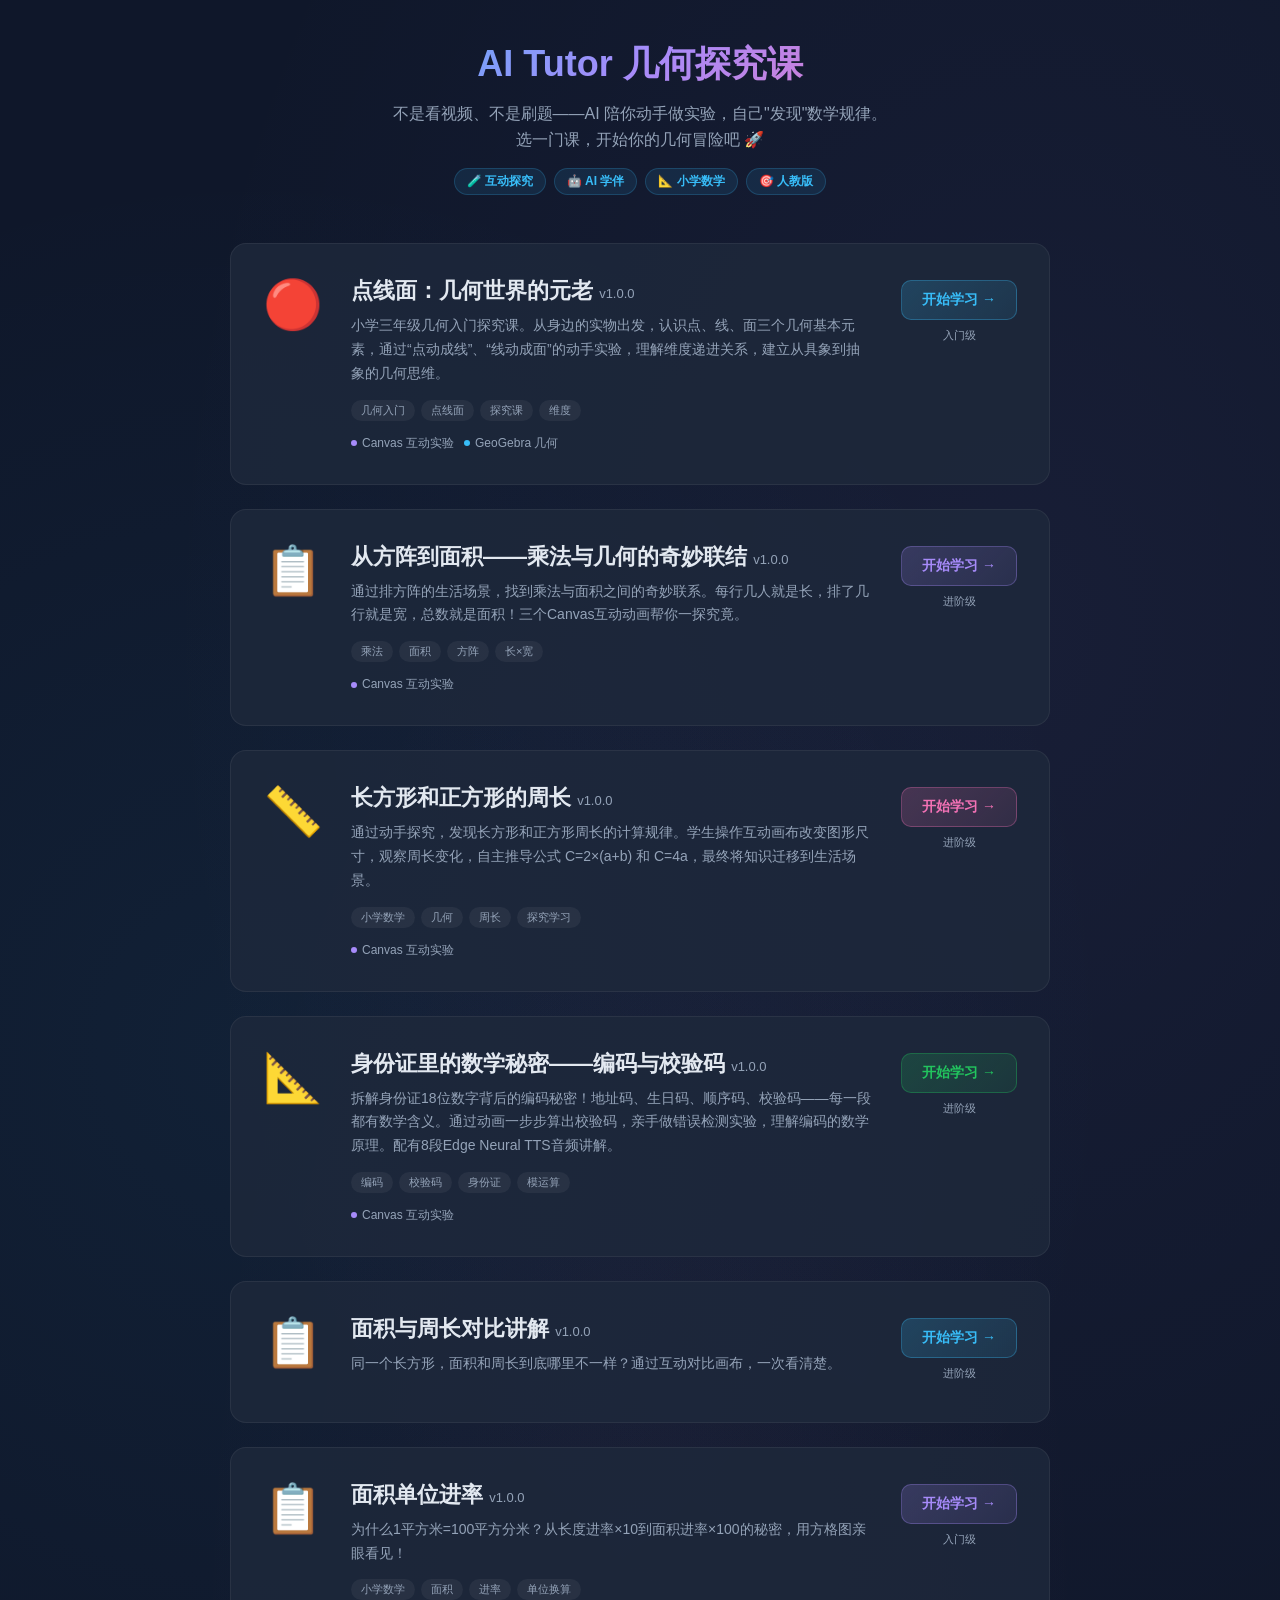
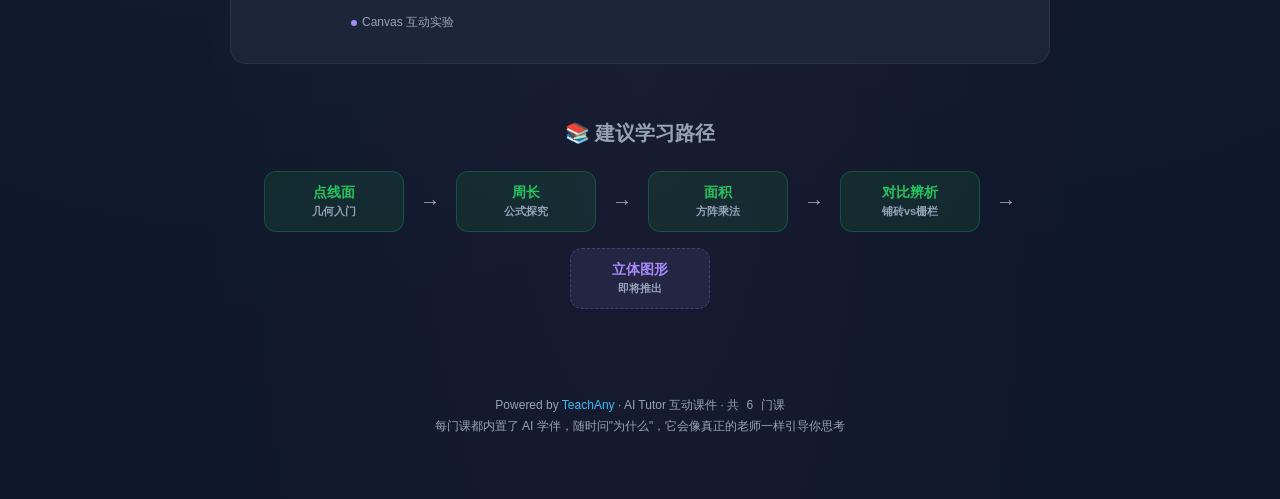
<file: index.html>
<!DOCTYPE html>
<html lang="zh-CN">
<head>
<meta charset="UTF-8">
<meta name="viewport" content="width=device-width, initial-scale=1.0">
<title>AI Tutor 几何探究课 · 小学数学</title>
<style>
  :root {
    --bg: #0f172a;
    --card: rgba(30, 41, 59, 0.85);
    --text: #e2e8f0;
    --muted: #94a3b8;
    --brand-1: #38bdf8;
    --brand-2: #a78bfa;
    --brand-3: #f472b6;
    --ok: #22c55e;
    --warn: #f59e0b;
    --radius: 16px;
  }
  * { margin: 0; padding: 0; box-sizing: border-box; }
  body {
    font-family: -apple-system, BlinkMacSystemFont, "Segoe UI", "PingFang SC", "Microsoft YaHei", sans-serif;
    background: var(--bg);
    color: var(--text);
    min-height: 100vh;
    background-image:
      radial-gradient(ellipse at 20% 50%, rgba(56, 189, 248, 0.06) 0%, transparent 60%),
      radial-gradient(ellipse at 80% 30%, rgba(167, 139, 250, 0.06) 0%, transparent 60%),
      radial-gradient(ellipse at 50% 80%, rgba(244, 114, 182, 0.04) 0%, transparent 50%);
  }
  .container { max-width: 860px; margin: 0 auto; padding: 40px 20px; }

  /* Hero */
  .hero { text-align: center; margin-bottom: 48px; }
  .hero h1 {
    font-size: 36px; font-weight: 800;
    background: linear-gradient(135deg, var(--brand-1), var(--brand-2), var(--brand-3));
    -webkit-background-clip: text; -webkit-text-fill-color: transparent;
    background-clip: text;
    margin-bottom: 12px;
  }
  .hero p { color: var(--muted); font-size: 16px; max-width: 520px; margin: 0 auto; line-height: 1.6; }
  .hero .badge-row { display: flex; gap: 8px; justify-content: center; flex-wrap: wrap; margin-top: 16px; }
  .hero .badge {
    display: inline-block;
    padding: 4px 12px; border-radius: 20px;
    font-size: 12px; font-weight: 600;
    background: rgba(56, 189, 248, 0.1); color: var(--brand-1);
    border: 1px solid rgba(56, 189, 248, 0.2);
  }

  /* Course Cards */
  .courses { display: flex; flex-direction: column; gap: 24px; }
  .course-card {
    background: var(--card);
    border-radius: var(--radius);
    border: 1px solid rgba(255,255,255,0.06);
    padding: 32px;
    display: flex;
    gap: 28px;
    align-items: flex-start;
    text-decoration: none;
    color: inherit;
    transition: transform 0.2s, border-color 0.2s, box-shadow 0.2s;
    cursor: pointer;
    position: relative;
    overflow: hidden;
  }
  .course-card:hover {
    transform: translateY(-2px);
    box-shadow: 0 12px 40px rgba(0,0,0,0.3);
  }
  .course-card.accent-blue:hover   { border-color: rgba(56, 189, 248, 0.25); }
  .course-card.accent-purple:hover { border-color: rgba(167, 139, 250, 0.25); }
  .course-card.accent-pink:hover   { border-color: rgba(244, 114, 182, 0.25); }
  .course-card.accent-green:hover  { border-color: rgba(34, 197, 94, 0.25); }

  .card-emoji {
    font-size: 48px; min-width: 60px; text-align: center;
    line-height: 1.2; flex-shrink: 0;
  }
  .card-body { flex: 1; min-width: 0; }
  .card-body h2 {
    font-size: 22px; font-weight: 700; margin-bottom: 8px;
  }
  .card-body .desc {
    color: var(--muted); font-size: 14px; line-height: 1.7;
    margin-bottom: 14px;
  }
  .card-body .tags {
    display: flex; gap: 6px; flex-wrap: wrap; margin-bottom: 14px;
  }
  .card-body .tag {
    padding: 3px 10px; border-radius: 12px; font-size: 11px; font-weight: 500;
    background: rgba(255,255,255,0.05); color: var(--muted);
  }
  .card-body .features {
    display: flex; gap: 10px; flex-wrap: wrap;
  }
  .card-body .feature {
    display: flex; align-items: center; gap: 5px;
    font-size: 12px; color: var(--muted);
  }
  .card-body .feature .dot {
    width: 6px; height: 6px; border-radius: 50%; flex-shrink: 0;
  }

  .card-action {
    display: flex; flex-direction: column; align-items: center; gap: 8px;
    flex-shrink: 0; min-width: 80px;
    padding-top: 4px;
  }
  .card-action .enter-btn {
    display: inline-flex; align-items: center; gap: 6px;
    padding: 10px 20px; border-radius: 10px;
    font-size: 14px; font-weight: 600;
    transition: transform 0.15s, box-shadow 0.15s;
  }
  .card-action .enter-btn:hover { transform: scale(1.05); }
  .enter-btn.blue {
    background: linear-gradient(135deg, rgba(56, 189, 248, 0.2), rgba(56, 189, 248, 0.1));
    color: var(--brand-1); border: 1px solid rgba(56, 189, 248, 0.3);
  }
  .enter-btn.purple {
    background: linear-gradient(135deg, rgba(167, 139, 250, 0.2), rgba(167, 139, 250, 0.1));
    color: var(--brand-2); border: 1px solid rgba(167, 139, 250, 0.3);
  }
  .enter-btn.pink {
    background: linear-gradient(135deg, rgba(244, 114, 182, 0.2), rgba(244, 114, 182, 0.1));
    color: var(--brand-3); border: 1px solid rgba(244, 114, 182, 0.3);
  }
  .enter-btn.green {
    background: linear-gradient(135deg, rgba(34, 197, 94, 0.2), rgba(34, 197, 94, 0.1));
    color: var(--ok); border: 1px solid rgba(34, 197, 94, 0.3);
  }
  .card-action .level {
    font-size: 11px; color: var(--muted);
  }

  /* Learning path */
  .path-section { margin-top: 56px; }
  .path-section h2 {
    font-size: 20px; font-weight: 700; text-align: center; margin-bottom: 24px;
    color: var(--muted);
  }
  .path {
    display: flex; align-items: center; justify-content: center;
    gap: 16px; flex-wrap: wrap;
  }
  .path-node {
    padding: 12px 20px; border-radius: 12px;
    font-size: 14px; font-weight: 600;
    text-align: center; min-width: 140px;
  }
  .path-node.done {
    background: rgba(34, 197, 94, 0.1); color: var(--ok);
    border: 1px solid rgba(34, 197, 94, 0.25);
  }
  .path-node.next {
    background: rgba(167, 139, 250, 0.1); color: var(--brand-2);
    border: 1px dashed rgba(167, 139, 250, 0.25);
  }
  .path-arrow { color: var(--muted); font-size: 20px; }
  .path-node .sub { font-size: 11px; color: var(--muted); margin-top: 4px; }

  /* Footer */
  .footer { text-align: center; margin-top: 64px; padding: 24px 0; }
  .footer p { color: var(--muted); font-size: 12px; }
  .footer a { color: var(--brand-1); text-decoration: none; }
  .footer .count { display: inline-block; margin: 0 4px; }

  /* Empty state */
  .empty {
    text-align: center; padding: 60px 20px; color: var(--muted);
  }
  .empty .emoji { font-size: 48px; margin-bottom: 16px; }

  /* Loading */
  .loading { text-align: center; padding: 40px; color: var(--muted); }

  /* Mobile */
  @media (max-width: 640px) {
    .hero h1 { font-size: 26px; }
    .course-card { flex-direction: column; padding: 24px; gap: 16px; }
    .card-action { flex-direction: row; width: 100%; justify-content: flex-end; }
    .card-action .level { display: none; }
    .path { flex-direction: column; gap: 0; }
    .path-arrow { transform: rotate(90deg); }
  }
</style>
</head>
<body>
<div class="container">

  <!-- Hero -->
  <div class="hero">
    <h1>AI Tutor 几何探究课</h1>
    <p>不是看视频、不是刷题——AI 陪你动手做实验，自己"发现"数学规律。<br>选一门课，开始你的几何冒险吧 🚀</p>
    <div class="badge-row">
      <span class="badge">🧪 互动探究</span>
      <span class="badge">🤖 AI 学伴</span>
      <span class="badge">📐 小学数学</span>
      <span class="badge">🎯 人教版</span>
    </div>
  </div>

  <!-- Course Cards — rendered dynamically -->
  <div class="courses" id="courses-container">
    <div class="loading">🔍 正在扫描课程列表...</div>
  </div>

  <!-- Learning Path -->
  <div class="path-section">
    <h2>📚 建议学习路径</h2>
    <div class="path">
      <div class="path-node done">
        点线面<br><span class="sub">几何入门</span>
      </div>
      <span class="path-arrow">→</span>
      <div class="path-node done">
        周长<br><span class="sub">公式探究</span>
      </div>
      <span class="path-arrow">→</span>
      <div class="path-node done">
        面积<br><span class="sub">方阵乘法</span>
      </div>
      <span class="path-arrow">→</span>
      <div class="path-node done">
        对比辨析<br><span class="sub">铺砖vs栅栏</span>
      </div>
      <span class="path-arrow">→</span>
      <div class="path-node next">
        立体图形<br><span class="sub">即将推出</span>
      </div>
    </div>
  </div>

  <!-- Footer -->
  <div class="footer">
    <p>Powered by <a href="#">TeachAny</a> · AI Tutor 互动课件 · 共 <span class="count">-</span> 门课</p>
    <p style="margin-top:4px">每门课都内置了 AI 学伴，随时问"为什么"，它会像真正的老师一样引导你思考</p>
  </div>

</div>

<!-- Data: loaded via <script> (works with file:// protocol) -->
<script src="courses.js"></script>
<script src="manifests.js"></script>

<script>
/* ============================================
   Renders course cards from COURSE_REGISTRY +
   ALL_MANIFESTS (loaded via <script src>)
   ============================================ */

var ACCENT_COLORS = ['blue', 'purple', 'pink', 'green'];
var DOT_COLORS = {
  blue: '#38bdf8', purple: '#a78bfa', pink: '#f472b6', green: '#22c55e',
  orange: '#f59e0b'
};

function buildFeatures(m) {
  var feats = [];
  if (m.has_canvas)     feats.push({ dot: 'purple', text: 'Canvas 互动实验' });
  if (m.has_geogebra)   feats.push({ dot: 'blue',   text: 'GeoGebra 几何' });
  if (m.has_tts)        feats.push({ dot: 'green',  text: 'TTS 音频讲解' });
  if (m.has_ai_tutor)   feats.push({ dot: 'orange', text: 'AI 苏格拉底引导' });
  if (feats.length === 0 && m.tags) {
    m.tags.slice(0, 3).forEach(function(t, i) {
      var colors = ['purple', 'blue', 'pink'];
      feats.push({ dot: colors[i] || 'purple', text: t });
    });
  }
  return feats;
}

function buildCard(m, accent) {
  var features = buildFeatures(m);
  var tags = (m.tags || []).slice(0, 4);
  var emoji = '📐';
  if (m.name.indexOf('点') >= 0 || m.name.indexOf('线') >= 0) emoji = '🔴';
  if (m.name.indexOf('周长') >= 0) emoji = '📏';
  if (m.name.indexOf('面积') >= 0) emoji = '📋';
  if (m.domain === 'geometry') emoji = emoji || '🔷';

  var html = '<a class="course-card accent-' + accent + '" href="' + m.id + '/index.html">';
  html += '<div class="card-emoji">' + emoji + '</div>';
  html += '<div class="card-body">';
  html += '<h2>' + escapeHtml(m.name) + ' <span style="font-size:13px;font-weight:400;color:#94a3b8">v' + escapeHtml(m.version || '1.0.0') + '</span></h2>';
  html += '<p class="desc">' + escapeHtml(m.description || '') + '</p>';

  if (tags.length) {
    html += '<div class="tags">';
    tags.forEach(function(t) { html += '<span class="tag">' + escapeHtml(t) + '</span>'; });
    html += '</div>';
  }
  if (features.length) {
    html += '<div class="features">';
    features.forEach(function(f) {
      html += '<span class="feature"><span class="dot" style="background:' + (DOT_COLORS[f.dot] || DOT_COLORS.purple) + '"></span>' + escapeHtml(f.text) + '</span>';
    });
    html += '</div>';
  }
  html += '</div>';
  html += '<div class="card-action">';
  html += '<span class="enter-btn ' + accent + '">开始学习 →</span>';
  var level = (m.prerequisites && m.prerequisites.length > 0) ? '进阶级' : '入门级';
  html += '<span class="level">' + level + '</span>';
  html += '</div></a>';
  return html;
}

function escapeHtml(s) {
  return String(s).replace(/&/g, '&amp;').replace(/</g, '&lt;').replace(/>/g, '&gt;').replace(/"/g, '&quot;');
}

function showError(msg) {
  document.getElementById('courses-container').innerHTML =
    '<div class="empty"><div class="emoji">📭</div><p>' + escapeHtml(msg) + '</p></div>';
}

// Main render
(function() {
  var registry = (typeof COURSE_REGISTRY !== 'undefined') ? COURSE_REGISTRY : [];
  var manifests = (typeof ALL_MANIFESTS !== 'undefined') ? ALL_MANIFESTS : {};

  if (registry.length === 0) {
    showError('还没有课程。新建课件后会自动出现在这里。');
    return;
  }

  var valid = [];
  registry.forEach(function(id) {
    var m = manifests[id];
    if (m) valid.push(m);
  });

  if (valid.length === 0) {
    showError('课程注册了但未找到 manifest 数据。请运行 build-manifests.py 重新生成。');
    return;
  }

  var html = '';
  valid.forEach(function(m, i) {
    html += buildCard(m, ACCENT_COLORS[i % ACCENT_COLORS.length]);
  });
  document.getElementById('courses-container').innerHTML = html;

  var countEl = document.querySelector('.footer .count');
  if (countEl) countEl.textContent = valid.length;
})();
</script>
</body>
</html>
</file>
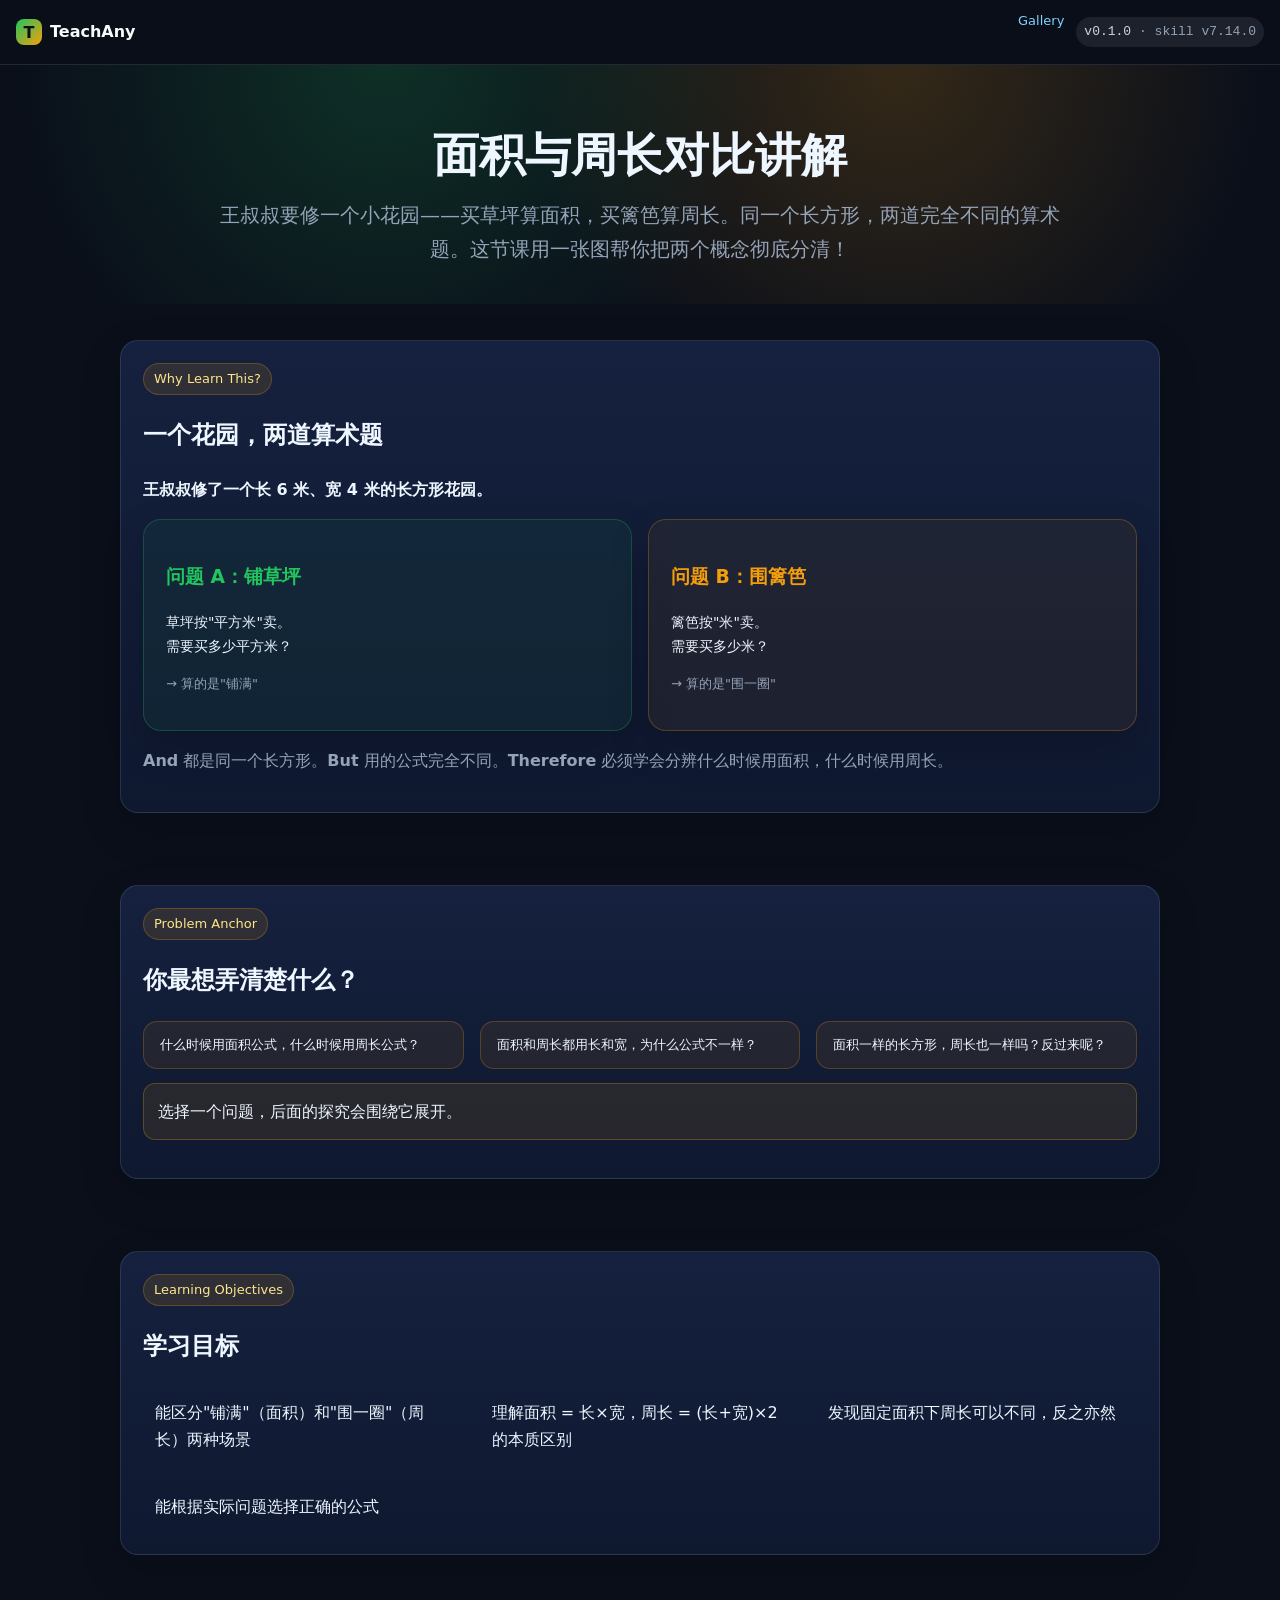
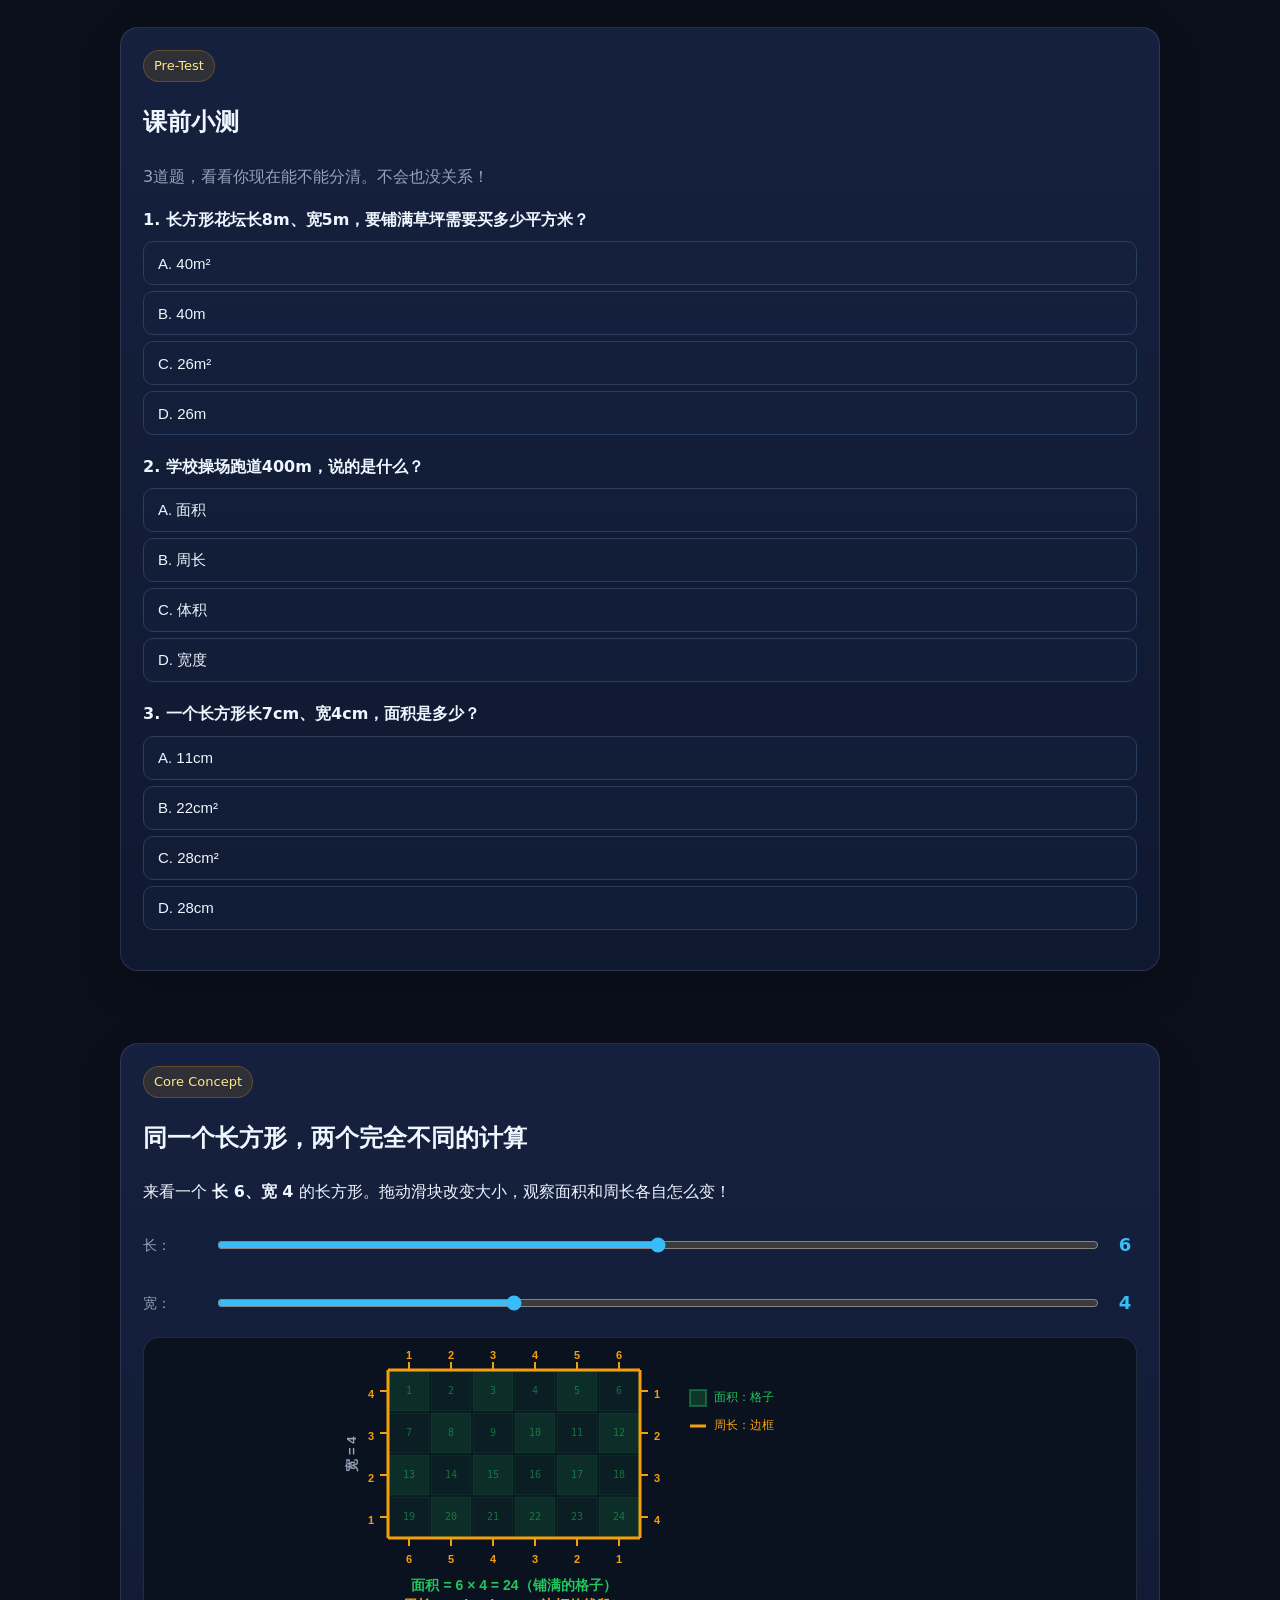
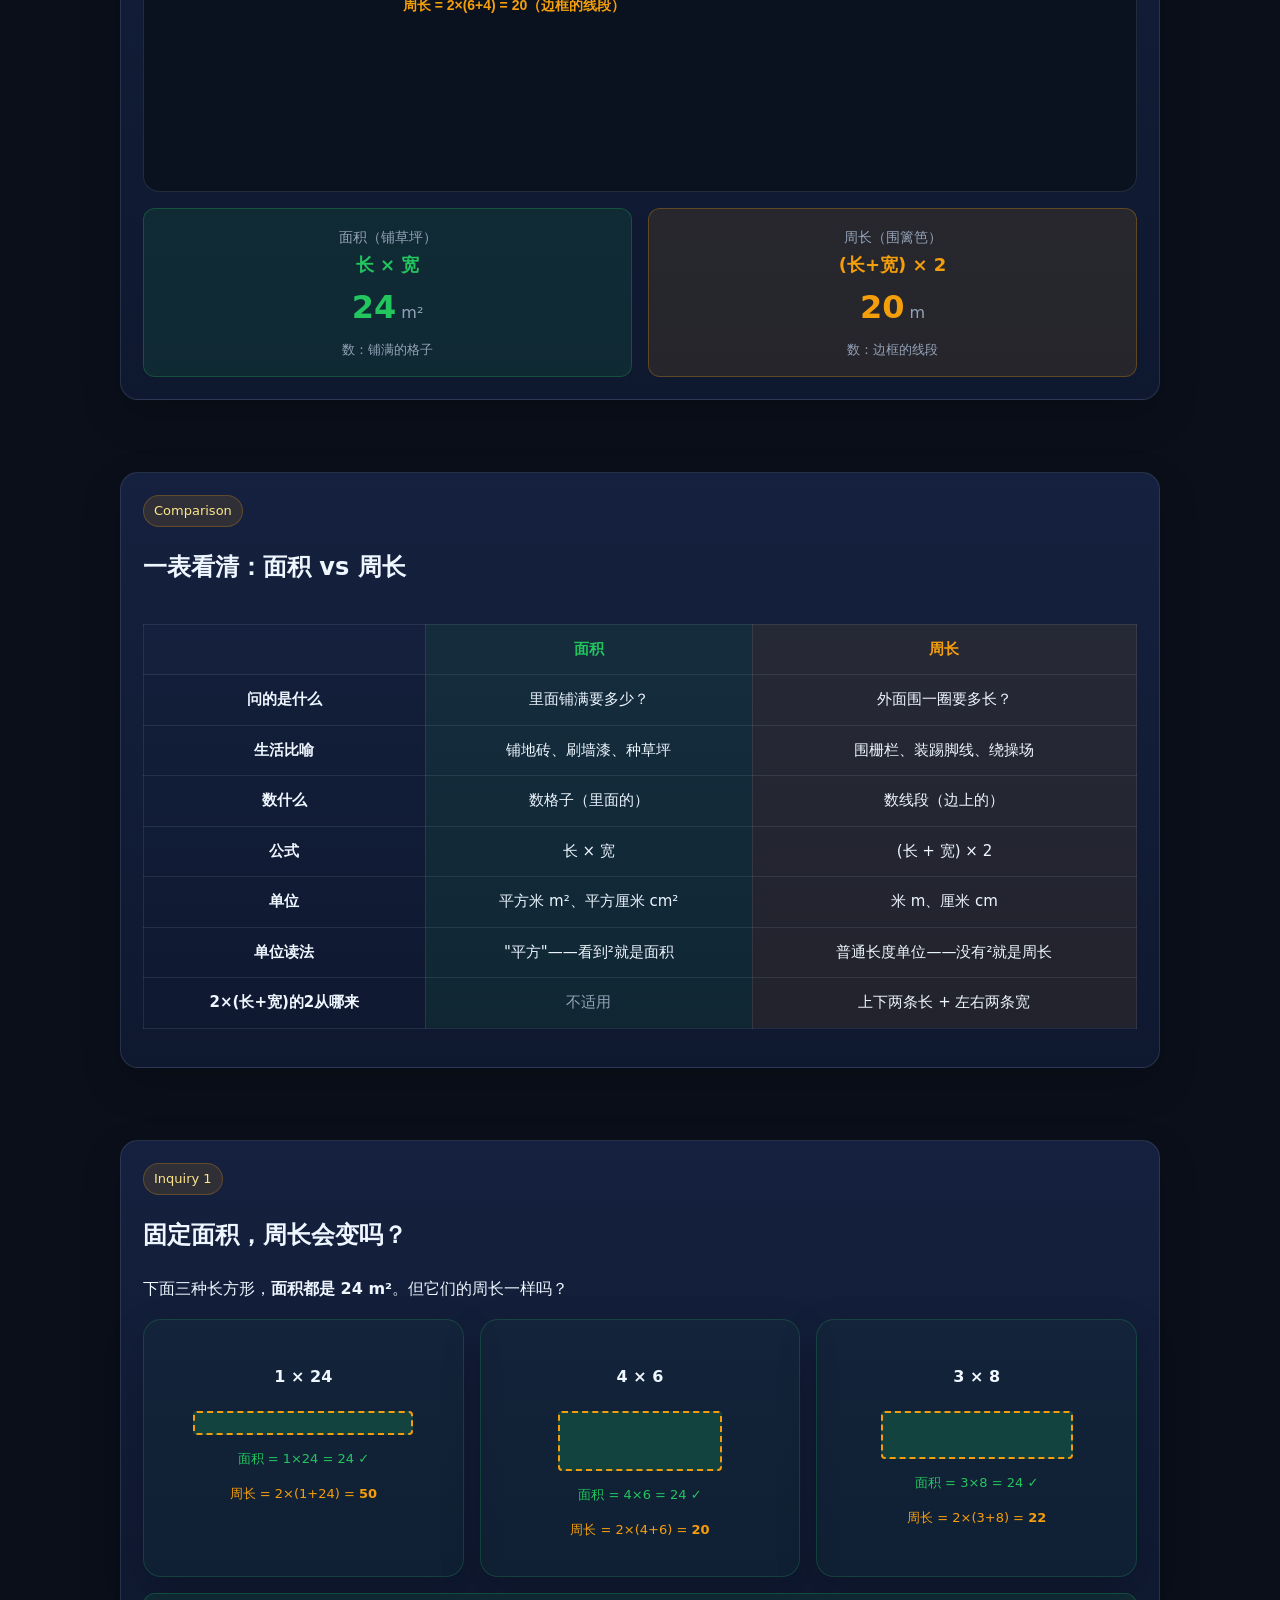
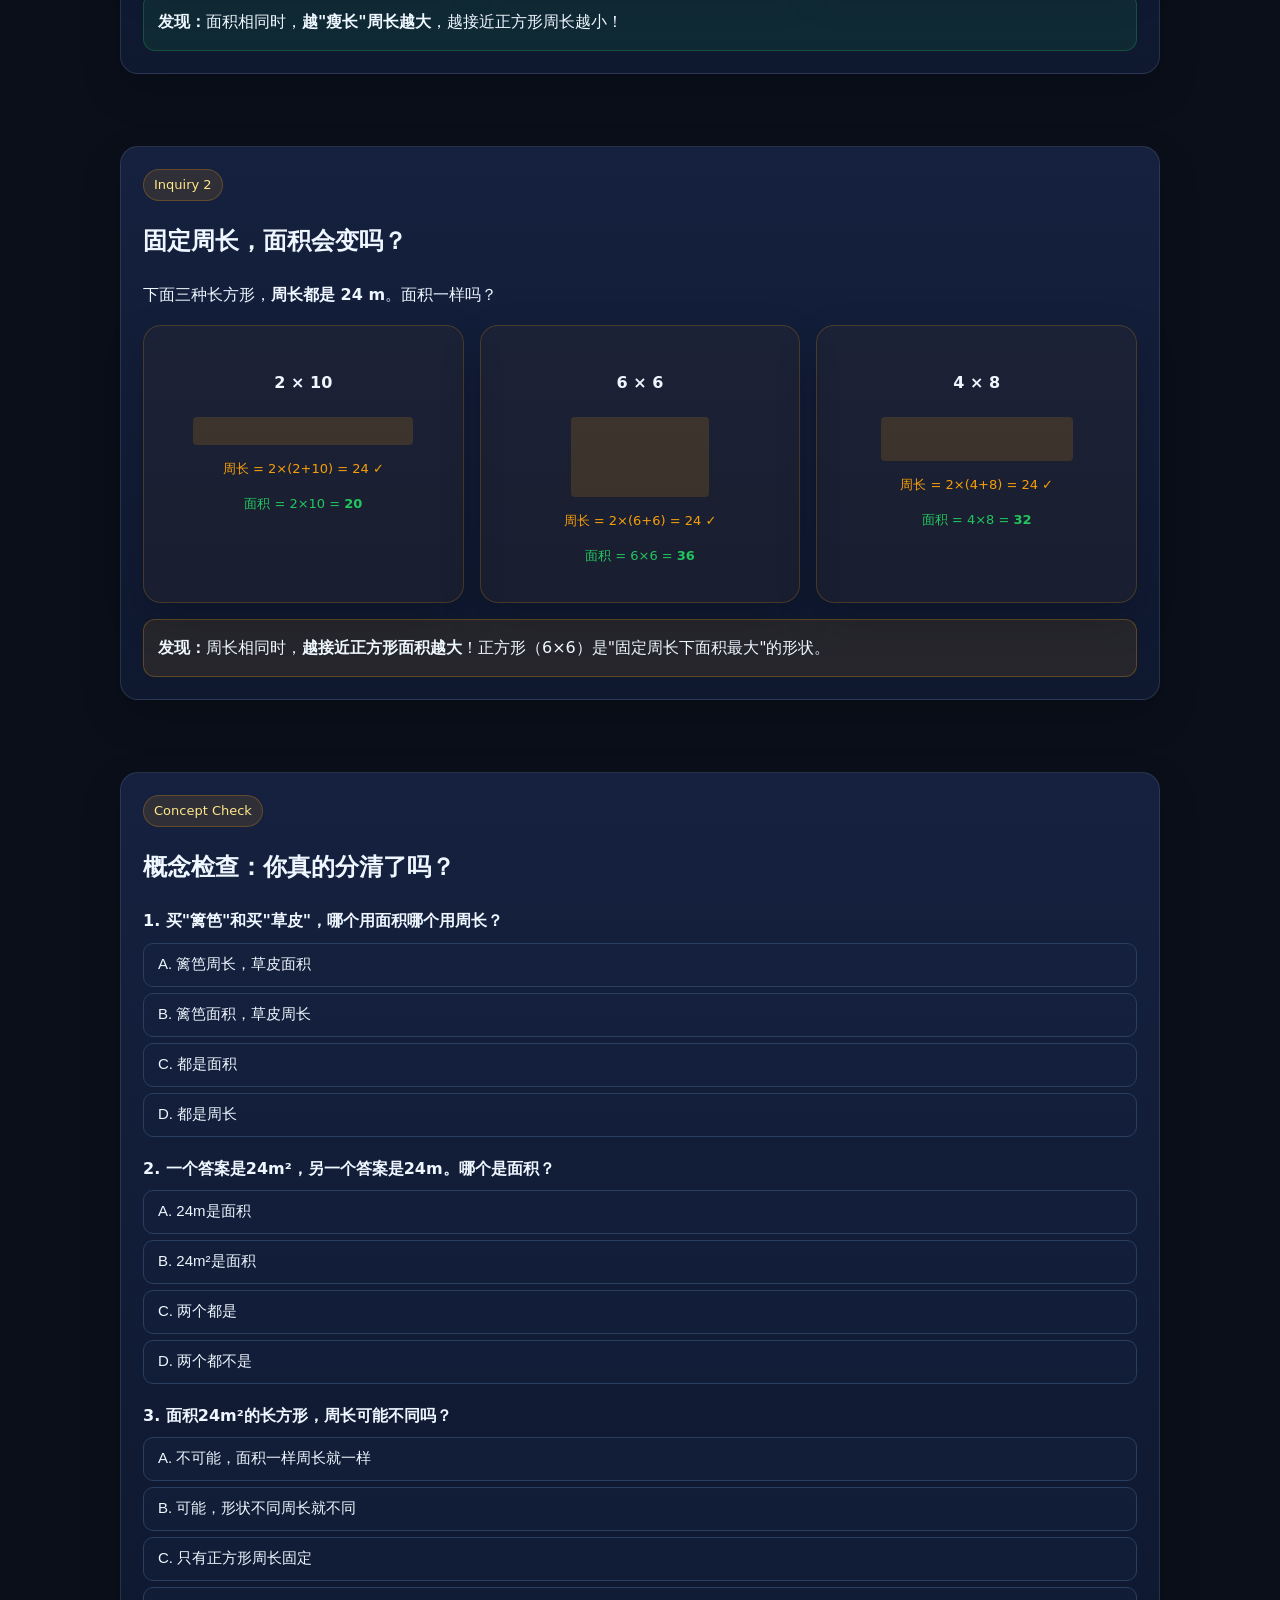
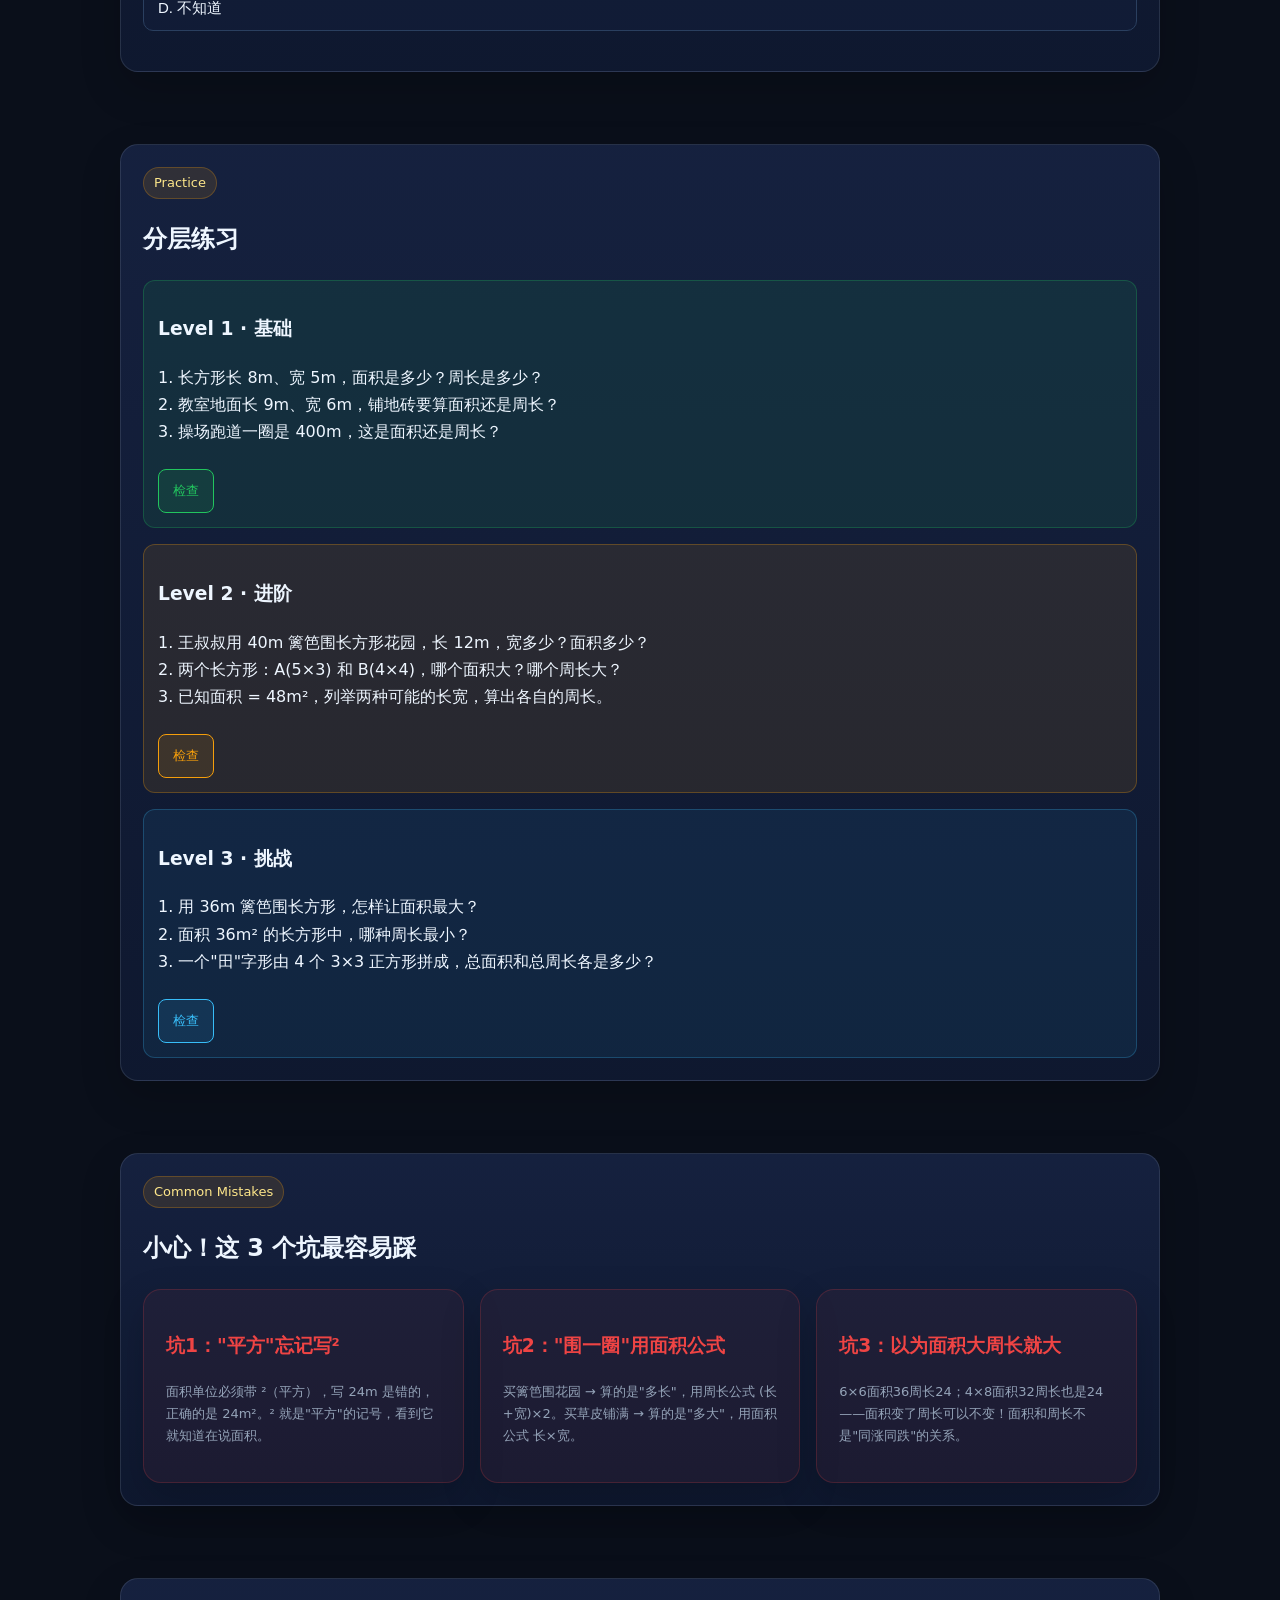
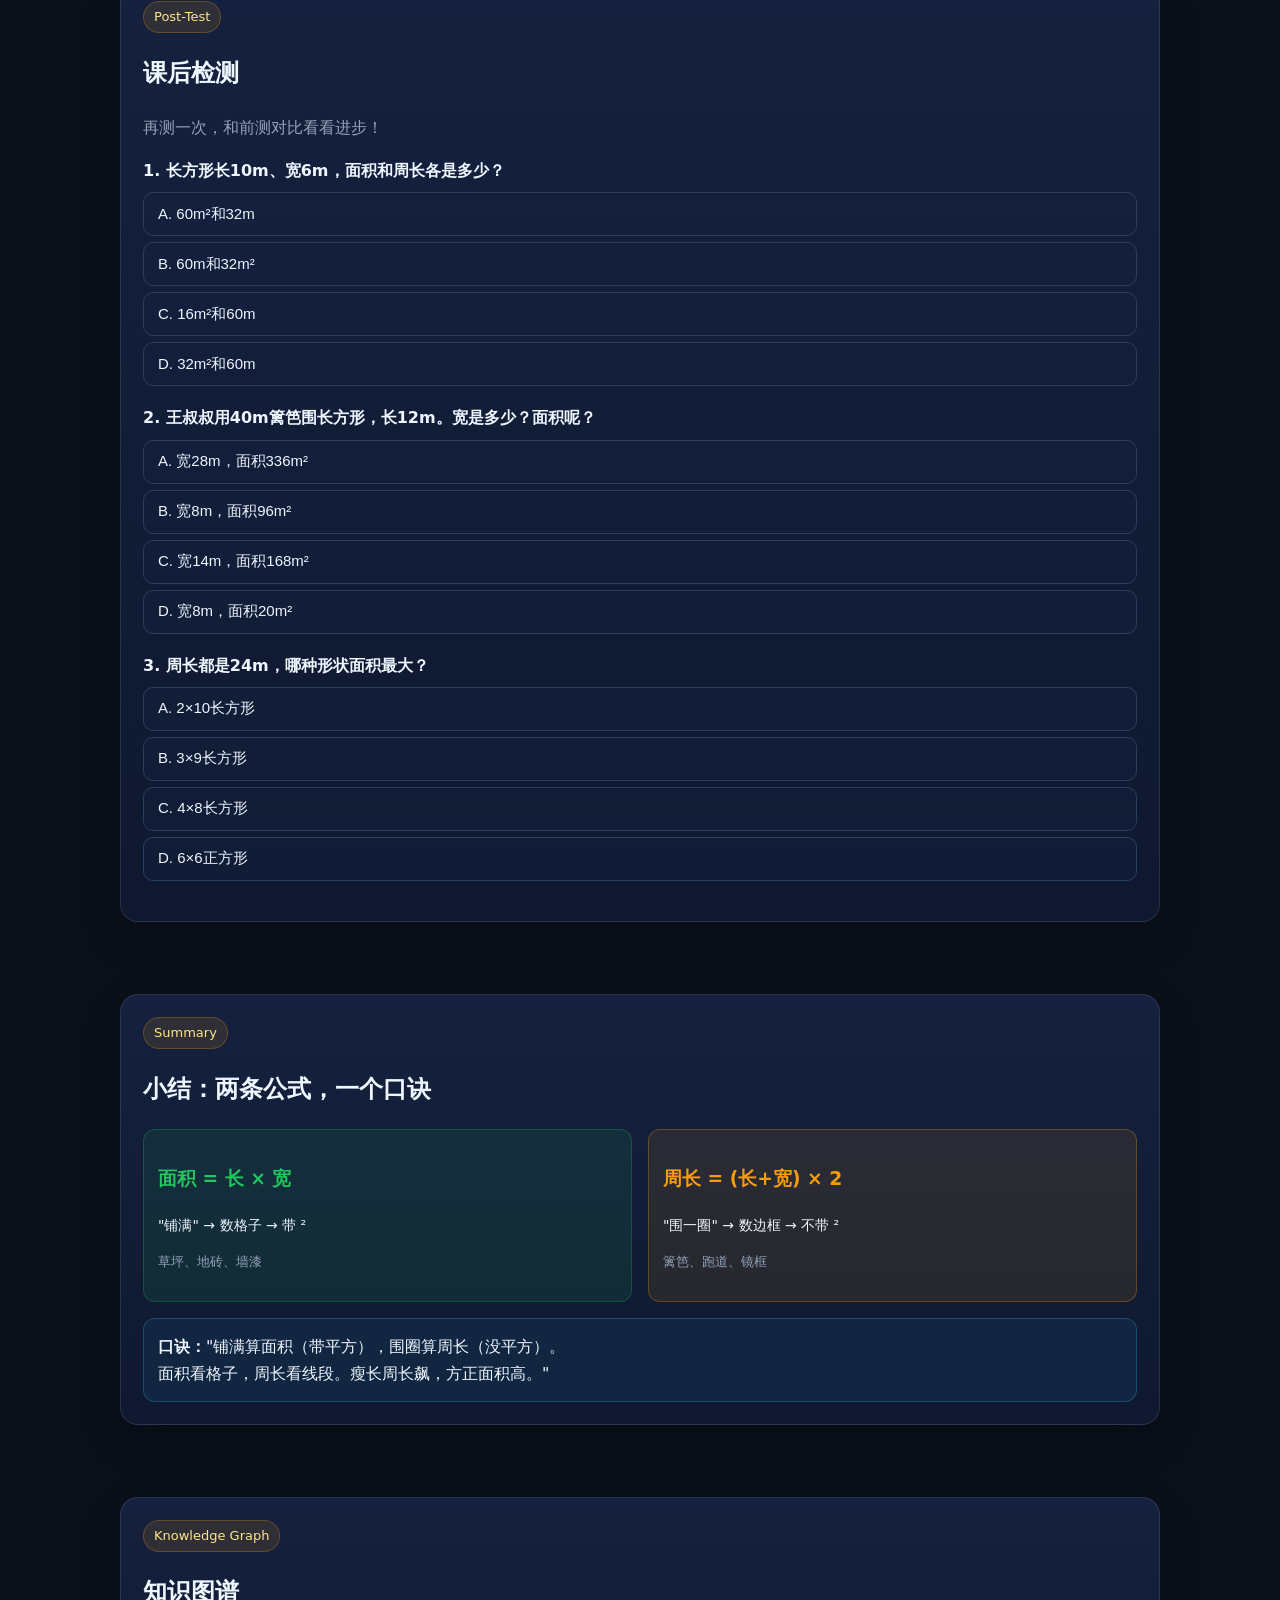
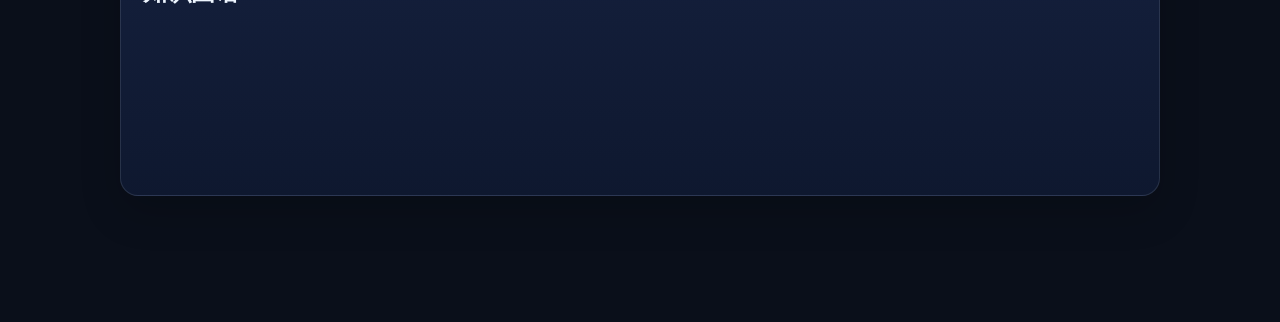
<file: area-vs-perimeter/index.html>
<!doctype html>
<html lang="zh-CN">
<head>
<meta charset="utf-8">
<meta name="viewport" content="width=device-width, initial-scale=1.0, viewport-fit=cover">
<title>面积与周长对比讲解</title>
<meta name="description" content="面积数格子，周长围边框。同一个长方形，一次看清楚两个概念的区别！">

<meta name="course-id" content="area-vs-perimeter">
<meta name="course-title" content="面积与周长对比讲解">
<meta name="course-subject" content="math">
<meta name="course-grade" content="elementary-3">
<meta name="course-prereqs" content="array-to-area,perimeter-rectangle-square">
<meta name="course-next" content="">
<meta name="course-version" content="0.1.0">
<meta name="teachany-version" content="7.14.0">
<meta name="teachany-node" content="math-elementary-area-rectangle">
<meta name="teachany-subject" content="math">
<meta name="teachany-grade" content="3">
<meta name="teachany-stage" content="elementary">
<meta name="teachany-domain" content="geometry">
<meta name="teachany-prerequisites" content="array-to-area,perimeter-rectangle-square">
<meta name="teachany-lesson-type" content="inquiry-project">
<meta name="teachany-free-mode" content="false">

<link rel="stylesheet" href="../scripts/ai-tutor.css">
<link rel="stylesheet" href="../scripts/teachany-tutor-card.css">
<link rel="stylesheet" href="../scripts/teachany-section-hints.css">
<link rel="stylesheet" href="../scripts/teachany-knowledge-graph.css">

<style>
:root {
  --bg: #0a0f1a;
  --panel: #111827;
  --card: #162240;
  --line: #2a3f5f;
  --text: #eef6ff;
  --muted: #94a3b8;
  --brand: #38bdf8;
  --area-color: #22c55e;
  --perimeter-color: #f59e0b;
  --safe-top: env(safe-area-inset-top);
  --safe-bottom: env(safe-area-inset-bottom);
}
* { box-sizing: border-box; }
html, body { margin: 0; max-width: 100%; overflow-x: hidden; scroll-behavior: smooth; }
body {
  padding-top: var(--safe-top);
  padding-bottom: calc(18px + var(--safe-bottom));
  background: var(--bg);
  color: var(--text);
  font-family: -apple-system, BlinkMacSystemFont, "PingFang SC", "Source Han Sans SC", system-ui, sans-serif;
  line-height: 1.7;
  font-size: 16px;
}
a { color: #7dd3fc; }
button, a, input, select, textarea { min-height: 44px; }
img, video, canvas, svg { max-width: 100%; height: auto; }
.teachany-brand-bar {
  position: sticky; top: 0; z-index: 50;
  display: flex; align-items: center; justify-content: space-between; gap: 12px;
  padding: 10px 16px;
  background: rgba(10,15,26,.94);
  backdrop-filter: blur(10px);
  border-bottom: 1px solid rgba(148,163,184,.18);
}
.brand-logo { display: flex; align-items: center; gap: 8px; color: #f8fafc; text-decoration: none; font-weight: 800; }
.brand-mark { display: inline-grid; place-items: center; width: 26px; height: 26px; border-radius: 8px; background: linear-gradient(135deg, var(--area-color), var(--perimeter-color)); color: #0a0f1a; font-weight: 900; }
.brand-right { display: flex; align-items: center; gap: 12px; font-size: 13px; }
.brand-link { text-decoration: none; }
.brand-version { color: #cbd5e1; font-family: ui-monospace, SFMono-Regular, Menlo, monospace; background: rgba(255,255,255,.08); padding: 4px 8px; border-radius: 999px; }
.brand-skill-version { color: #94a3b8; }
.hero {
  padding: 64px 20px 38px; text-align: center;
  background: radial-gradient(circle at 30% 0%, rgba(34,197,94,.18), transparent 40%), radial-gradient(circle at 70% 0%, rgba(245,158,11,.18), transparent 40%);
}
h1 { font-size: clamp(28px, 6vw, 46px); line-height: 1.15; margin: 0 auto 16px; max-width: 960px; }
.subtitle { color: var(--muted); font-size: clamp(16px, 2.8vw, 20px); max-width: 860px; margin: 0 auto; }
.section { max-width: 1080px; margin: 0 auto; padding: 36px 20px; }
.card { background: linear-gradient(180deg, rgba(22,34,64,.96), rgba(15,25,48,.96)); border: 1px solid rgba(148,163,184,.18); border-radius: 18px; padding: 22px; box-shadow: 0 16px 40px rgba(0,0,0,.18); }
.grid { display: grid; grid-template-columns: repeat(auto-fit, minmax(240px, 1fr)); gap: 16px; }
.grid-2 { display: grid; grid-template-columns: 1fr 1fr; gap: 16px; }
@media (max-width: 600px) { .grid-2 { grid-template-columns: 1fr; } }
.choice { width: 100%; text-align: left; border: 1px solid rgba(245,158,11,.24); border-radius: 14px; background: rgba(245,158,11,.08); color: var(--text); padding: 14px 16px; cursor: pointer; }
.choice.selected { border-color: var(--perimeter-color); box-shadow: 0 0 0 3px rgba(245,158,11,.18); }
.phase-tag { display: inline-flex; align-items: center; gap: 6px; color: #fde68a; background: rgba(245,158,11,.12); border: 1px solid rgba(245,158,11,.25); border-radius: 999px; padding: 4px 10px; font-size: 13px; }
.result { padding: 14px; border-radius: 12px; background: rgba(34,197,94,.1); border: 1px solid rgba(34,197,94,.25); }
.warn { background: rgba(245,158,11,.1); border-color: rgba(245,158,11,.28); }
.canvas-wrap { overflow: auto; background: #0a1220; border: 1px solid rgba(148,163,184,.18); border-radius: 16px; padding: 12px; text-align: center; }
.slider-group { display: flex; align-items: center; gap: 12px; margin: 10px 0; }
.slider-group label { font-size: 14px; color: var(--muted); min-width: 60px; }
.slider-group input[type=range] { flex: 1; accent-color: var(--brand); }
.slider-group span { font-weight: 700; color: var(--brand); min-width: 24px; text-align: center; font-size: 18px; }
.quiz-option { display: block; width: 100%; text-align: left; border: 1px solid var(--line); border-radius: 10px; background: rgba(22,34,64,.4); color: var(--text); padding: 10px 14px; margin: 6px 0; cursor: pointer; font-size: 15px; }
.quiz-option.correct { border-color: var(--area-color); background: rgba(34,197,94,.15); }
.quiz-option.wrong { border-color: #ef4444; background: rgba(239,68,68,.15); }
.quiz-feedback { font-size: 13px; margin-top: 4px; }
.comparison-table { width: 100%; border-collapse: collapse; margin: 16px 0; font-size: 15px; }
.comparison-table th, .comparison-table td { padding: 12px 16px; text-align: center; border: 1px solid rgba(148,163,184,.15); }
.comparison-table th { background: rgba(22,34,64,.6); font-weight: 600; }
.comparison-table .area-col { background: rgba(34,197,94,.08); }
.comparison-table .perimeter-col { background: rgba(245,158,11,.08); }
.area-tag { color: var(--area-color); font-weight: 700; }
.perimeter-tag { color: var(--perimeter-color); font-weight: 700; }

@media (max-width: 600px) {
  .teachany-brand-bar { padding: 8px 12px; }
  .brand-name { display: none; }
  .brand-right { gap: 8px; font-size: 12px; }
  .hero { padding: 42px 16px 28px; }
  .section { padding: 26px 16px; }
  .grid, .objectives { grid-template-columns: 1fr !important; }
  .card { padding: 18px; border-radius: 16px; }
  h2 { font-size: 22px; }
  canvas.wide-canvas { min-width: 640px; }
}
</style>
</head>
<body>
<div class="teachany-brand-bar">
  <a class="brand-logo" href="../index.html" aria-label="TeachAny Gallery">
    <span class="brand-mark">T</span><span class="brand-name">TeachAny</span>
  </a>
  <div class="brand-right">
    <a class="brand-link" href="../index.html">Gallery</a>
    <span class="brand-version">v<span id="course-version-display">0.1.0</span><span class="brand-skill-version"> · skill v<span id="skill-version-display">7.14.0</span></span></span>
  </div>
</div>

<!-- ===== Hero ===== -->
<header class="hero" id="hero" data-tsh="开场 - 同一个花园，要铺草坪也要围篱笆">
  <h1>面积与周长对比讲解</h1>
  <p class="subtitle">王叔叔要修一个小花园——买草坪算面积，买篱笆算周长。同一个长方形，两道完全不同的算术题。这节课用一张图帮你把两个概念彻底分清！</p>
</header>

<!-- ===== ABT 叙事 ===== -->
<section class="section" id="abt-narrative" data-tsh="ABT叙事 - 一个花园两个问题">
  <div class="card">
    <span class="phase-tag">Why Learn This?</span>
    <h2>一个花园，两道算术题</h2>
    <p><strong>王叔叔修了一个长 6 米、宽 4 米的长方形花园。</strong></p>
    <div class="grid-2" style="margin:16px 0">
      <div class="card" style="background:rgba(34,197,94,.06);border-color:rgba(34,197,94,.25)">
        <h3 style="color:var(--area-color)">问题 A：铺草坪</h3>
        <p style="font-size:14px">草坪按"平方米"卖。<br>需要买多少平方米？</p>
        <p style="color:var(--muted);font-size:13px">→ 算的是"铺满"</p>
      </div>
      <div class="card" style="background:rgba(245,158,11,.06);border-color:rgba(245,158,11,.25)">
        <h3 style="color:var(--perimeter-color)">问题 B：围篱笆</h3>
        <p style="font-size:14px">篱笆按"米"卖。<br>需要买多少米？</p>
        <p style="color:var(--muted);font-size:13px">→ 算的是"围一圈"</p>
      </div>
    </div>
    <p style="color:var(--muted)"><strong>And</strong> 都是同一个长方形。<strong>But</strong> 用的公式完全不同。<strong>Therefore</strong> 必须学会分辨什么时候用面积，什么时候用周长。</p>
  </div>
</section>

<!-- ===== Problem Anchor ===== -->
<section id="problem-anchor" class="section" data-tsh="问题锚点">
  <div class="card">
    <span class="phase-tag">Problem Anchor</span>
    <h2>你最想弄清楚什么？</h2>
    <div class="grid" id="problem-anchor-choices">
      <button class="choice" data-anchor-choice="什么时候用面积公式，什么时候用周长公式？">什么时候用面积公式，什么时候用周长公式？</button>
      <button class="choice" data-anchor-choice="面积和周长都用长和宽，为什么公式不一样？">面积和周长都用长和宽，为什么公式不一样？</button>
      <button class="choice" data-anchor-choice="面积一样的长方形，周长也一样吗？反过来呢？">面积一样的长方形，周长也一样吗？反过来呢？</button>
    </div>
    <p id="anchor-feedback" class="result warn" style="margin-top:14px">选择一个问题，后面的探究会围绕它展开。</p>
  </div>
</section>

<!-- ===== Learning Objectives ===== -->
<section id="objectives" class="section" data-tsh="学习目标">
  <div class="card">
    <span class="phase-tag">Learning Objectives</span>
    <h2>学习目标</h2>
    <div class="grid">
      <div style="padding:12px">能区分"铺满"（面积）和"围一圈"（周长）两种场景</div>
      <div style="padding:12px">理解面积 = 长×宽，周长 = (长+宽)×2 的本质区别</div>
      <div style="padding:12px">发现固定面积下周长可以不同，反之亦然</div>
      <div style="padding:12px">能根据实际问题选择正确的公式</div>
    </div>
  </div>
</section>

<!-- ===== Pretest ===== -->
<section class="section" id="pretest" data-tsh="前测">
  <div class="card">
    <span class="phase-tag">Pre-Test</span>
    <h2>课前小测</h2>
    <p style="color:var(--muted)">3道题，看看你现在能不能分清。不会也没关系！</p>
    <div id="pretest-quiz"></div>
  </div>
</section>

<!-- ===== Core: Same Rectangle, Two Views ===== -->
<section class="section" id="two-views" data-tsh="核心概念 - 同一个长方形两个视角">
  <div class="card">
    <span class="phase-tag">Core Concept</span>
    <h2>同一个长方形，两个完全不同的计算</h2>
    <p>来看一个 <strong>长 6、宽 4</strong> 的长方形。拖动滑块改变大小，观察面积和周长各自怎么变！</p>

    <div class="slider-group">
      <label>长：</label>
      <input type="range" id="slider-length" min="2" max="10" value="6" step="1">
      <span id="val-length">6</span>
    </div>
    <div class="slider-group">
      <label>宽：</label>
      <input type="range" id="slider-width" min="2" max="8" value="4" step="1">
      <span id="val-width">4</span>
    </div>

    <div class="canvas-wrap">
      <canvas id="canvas-compare" width="680" height="420" class="wide-canvas"></canvas>
    </div>

    <div class="grid-2" style="margin-top:16px">
      <div class="result" style="text-align:center">
        <span style="font-size:14px;color:var(--muted)">面积（铺草坪）</span><br>
        <span class="area-tag" style="font-size:18px">长 × 宽</span><br>
        <strong id="label-area-v" style="font-size:32px;color:var(--area-color)">24</strong>
        <span style="color:var(--muted)">m²</span><br>
        <span style="font-size:13px;color:var(--muted)">数：铺满的格子</span>
      </div>
      <div class="result warn" style="text-align:center">
        <span style="font-size:14px;color:var(--muted)">周长（围篱笆）</span><br>
        <span class="perimeter-tag" style="font-size:18px">(长+宽) × 2</span><br>
        <strong id="label-perimeter-v" style="font-size:32px;color:var(--perimeter-color)">20</strong>
        <span style="color:var(--muted)">m</span><br>
        <span style="font-size:13px;color:var(--muted)">数：边框的线段</span>
      </div>
    </div>
  </div>
</section>

<!-- ===== Side-by-side Comparison Table ===== -->
<section class="section" id="comparison-table-section" data-tsh="对比表格">
  <div class="card">
    <span class="phase-tag">Comparison</span>
    <h2>一表看清：面积 vs 周长</h2>
    <div style="overflow-x:auto">
    <table class="comparison-table">
      <tr>
        <th></th>
        <th class="area-col"><span class="area-tag">面积</span></th>
        <th class="perimeter-col"><span class="perimeter-tag">周长</span></th>
      </tr>
      <tr>
        <td><strong>问的是什么</strong></td>
        <td class="area-col">里面铺满要多少？</td>
        <td class="perimeter-col">外面围一圈要多长？</td>
      </tr>
      <tr>
        <td><strong>生活比喻</strong></td>
        <td class="area-col">铺地砖、刷墙漆、种草坪</td>
        <td class="perimeter-col">围栅栏、装踢脚线、绕操场</td>
      </tr>
      <tr>
        <td><strong>数什么</strong></td>
        <td class="area-col">数格子（里面的）</td>
        <td class="perimeter-col">数线段（边上的）</td>
      </tr>
      <tr>
        <td><strong>公式</strong></td>
        <td class="area-col">长 × 宽</td>
        <td class="perimeter-col">(长 + 宽) × 2</td>
      </tr>
      <tr>
        <td><strong>单位</strong></td>
        <td class="area-col">平方米 m²、平方厘米 cm²</td>
        <td class="perimeter-col">米 m、厘米 cm</td>
      </tr>
      <tr>
        <td><strong>单位读法</strong></td>
        <td class="area-col">"平方"——看到²就是面积</td>
        <td class="perimeter-col">普通长度单位——没有²就是周长</td>
      </tr>
      <tr>
        <td><strong>2×(长+宽)的2从哪来</strong></td>
        <td class="area-col" style="color:var(--muted)">不适用</td>
        <td class="perimeter-col">上下两条长 + 左右两条宽</td>
      </tr>
    </table>
    </div>
  </div>
</section>

<!-- ===== Inquiry 1: Fixed Area ===== -->
<section class="section" id="inquiry-fixed-area" data-tsh="探究 - 固定面积周长会变吗">
  <div class="card">
    <span class="phase-tag">Inquiry 1</span>
    <h2>固定面积，周长会变吗？</h2>
    <p>下面三种长方形，<strong>面积都是 24 m²</strong>。但它们的周长一样吗？</p>
    <div class="grid" style="margin-top:16px">
      <div class="card" style="text-align:center;background:rgba(34,197,94,.04);border-color:rgba(34,197,94,.2)">
        <h4>1 × 24</h4>
        <div style="width:80%;height:24px;background:rgba(34,197,94,.2);margin:8px auto;border-radius:4px;border:2px dashed var(--perimeter-color)"></div>
        <p style="font-size:13px;color:var(--area-color)">面积 = 1×24 = 24 ✓</p>
        <p style="font-size:13px;color:var(--perimeter-color)">周长 = 2×(1+24) = <strong>50</strong></p>
      </div>
      <div class="card" style="text-align:center;background:rgba(34,197,94,.04);border-color:rgba(34,197,94,.2)">
        <h4>4 × 6</h4>
        <div style="width:60%;height:60px;background:rgba(34,197,94,.2);margin:8px auto;border-radius:4px;border:2px dashed var(--perimeter-color)"></div>
        <p style="font-size:13px;color:var(--area-color)">面积 = 4×6 = 24 ✓</p>
        <p style="font-size:13px;color:var(--perimeter-color)">周长 = 2×(4+6) = <strong>20</strong></p>
      </div>
      <div class="card" style="text-align:center;background:rgba(34,197,94,.04);border-color:rgba(34,197,94,.2)">
        <h4>3 × 8</h4>
        <div style="width:70%;height:48px;background:rgba(34,197,94,.2);margin:8px auto;border-radius:4px;border:2px dashed var(--perimeter-color)"></div>
        <p style="font-size:13px;color:var(--area-color)">面积 = 3×8 = 24 ✓</p>
        <p style="font-size:13px;color:var(--perimeter-color)">周长 = 2×(3+8) = <strong>22</strong></p>
      </div>
    </div>
    <div class="result" style="margin-top:16px">
      <strong>发现：</strong>面积相同时，<strong>越"瘦长"周长越大</strong>，越接近正方形周长越小！
    </div>
  </div>
</section>

<!-- ===== Inquiry 2: Fixed Perimeter ===== -->
<section class="section" id="inquiry-fixed-perimeter" data-tsh="探究 - 固定周长面积会变吗">
  <div class="card">
    <span class="phase-tag">Inquiry 2</span>
    <h2>固定周长，面积会变吗？</h2>
    <p>下面三种长方形，<strong>周长都是 24 m</strong>。面积一样吗？</p>
    <div class="grid" style="margin-top:16px">
      <div class="card" style="text-align:center;background:rgba(245,158,11,.04);border-color:rgba(245,158,11,.2)">
        <h4>2 × 10</h4>
        <div style="width:80%;height:28px;background:rgba(245,158,11,.15);margin:8px auto;border-radius:4px"></div>
        <p style="font-size:13px;color:var(--perimeter-color)">周长 = 2×(2+10) = 24 ✓</p>
        <p style="font-size:13px;color:var(--area-color)">面积 = 2×10 = <strong>20</strong></p>
      </div>
      <div class="card" style="text-align:center;background:rgba(245,158,11,.04);border-color:rgba(245,158,11,.2)">
        <h4>6 × 6</h4>
        <div style="width:50%;height:80px;background:rgba(245,158,11,.15);margin:8px auto;border-radius:4px"></div>
        <p style="font-size:13px;color:var(--perimeter-color)">周长 = 2×(6+6) = 24 ✓</p>
        <p style="font-size:13px;color:var(--area-color)">面积 = 6×6 = <strong>36</strong></p>
      </div>
      <div class="card" style="text-align:center;background:rgba(245,158,11,.04);border-color:rgba(245,158,11,.2)">
        <h4>4 × 8</h4>
        <div style="width:70%;height:44px;background:rgba(245,158,11,.15);margin:8px auto;border-radius:4px"></div>
        <p style="font-size:13px;color:var(--perimeter-color)">周长 = 2×(4+8) = 24 ✓</p>
        <p style="font-size:13px;color:var(--area-color)">面积 = 4×8 = <strong>32</strong></p>
      </div>
    </div>
    <div class="result warn" style="margin-top:16px">
      <strong>发现：</strong>周长相同时，<strong>越接近正方形面积越大</strong>！正方形（6×6）是"固定周长下面积最大"的形状。
    </div>
  </div>
</section>

<!-- ===== ConcepTest ===== -->
<section class="section" id="conceptest" data-tsh="ConcepTest">
  <div class="card">
    <span class="phase-tag">Concept Check</span>
    <h2>概念检查：你真的分清了吗？</h2>
    <div id="conceptest-quiz"></div>
  </div>
</section>

<!-- ===== Tiered Practice ===== -->
<section class="section" id="tiered-practice" data-tsh="分层练习">
  <div class="card">
    <span class="phase-tag">Practice</span>
    <h2>分层练习</h2>

    <div class="result" style="margin-bottom:16px">
      <h3>Level 1 · 基础</h3>
      <p>1. 长方形长 8m、宽 5m，面积是多少？周长是多少？<br>
      2. 教室地面长 9m、宽 6m，铺地砖要算面积还是周长？<br>
      3. 操场跑道一圈是 400m，这是面积还是周长？</p>
      <p id="tier1-feedback" style="font-size:13px;color:var(--muted)"></p>
      <button id="tier1-check" style="margin-top:8px;padding:6px 14px;border-radius:8px;border:1px solid var(--area-color);background:rgba(34,197,94,.1);color:var(--area-color);cursor:pointer">检查</button>
    </div>

    <div class="result warn" style="margin-bottom:16px">
      <h3>Level 2 · 进阶</h3>
      <p>1. 王叔叔用 40m 篱笆围长方形花园，长 12m，宽多少？面积多少？<br>
      2. 两个长方形：A(5×3) 和 B(4×4)，哪个面积大？哪个周长大？<br>
      3. 已知面积 = 48m²，列举两种可能的长宽，算出各自的周长。</p>
      <p id="tier2-feedback" style="font-size:13px;color:var(--muted)"></p>
      <button id="tier2-check" style="margin-top:8px;padding:6px 14px;border-radius:8px;border:1px solid var(--perimeter-color);background:rgba(245,158,11,.1);color:var(--perimeter-color);cursor:pointer">检查</button>
    </div>

    <div class="result" style="background:rgba(56,189,248,.08);border-color:rgba(56,189,248,.25)">
      <h3>Level 3 · 挑战</h3>
      <p>1. 用 36m 篱笆围长方形，怎样让面积最大？<br>
      2. 面积 36m² 的长方形中，哪种周长最小？<br>
      3. 一个"田"字形由 4 个 3×3 正方形拼成，总面积和总周长各是多少？</p>
      <p id="tier3-feedback" style="font-size:13px;color:var(--muted)"></p>
      <button id="tier3-check" style="margin-top:8px;padding:6px 14px;border-radius:8px;border:1px solid var(--brand);background:rgba(56,189,248,.1);color:var(--brand);cursor:pointer">检查</button>
    </div>
  </div>
</section>

<!-- ===== Common Mistakes ===== -->
<section class="section" id="common-mistakes" data-tsh="易错点">
  <div class="card">
    <span class="phase-tag">Common Mistakes</span>
    <h2>小心！这 3 个坑最容易踩</h2>
    <div class="grid" style="margin-top:16px">
      <div class="card" style="background:rgba(239,68,68,.06);border-color:rgba(239,68,68,.2)">
        <h3 style="color:#ef4444">坑1："平方"忘记写²</h3>
        <p style="font-size:13px;color:var(--muted)">面积单位必须带 ²（平方），写 24m 是错的，正确的是 24m²。² 就是"平方"的记号，看到它就知道在说面积。</p>
      </div>
      <div class="card" style="background:rgba(239,68,68,.06);border-color:rgba(239,68,68,.2)">
        <h3 style="color:#ef4444">坑2："围一圈"用面积公式</h3>
        <p style="font-size:13px;color:var(--muted)">买篱笆围花园 → 算的是"多长"，用周长公式 (长+宽)×2。买草皮铺满 → 算的是"多大"，用面积公式 长×宽。</p>
      </div>
      <div class="card" style="background:rgba(239,68,68,.06);border-color:rgba(239,68,68,.2)">
        <h3 style="color:#ef4444">坑3：以为面积大周长就大</h3>
        <p style="font-size:13px;color:var(--muted)">6×6面积36周长24；4×8面积32周长也是24——面积变了周长可以不变！面积和周长不是"同涨同跌"的关系。</p>
      </div>
    </div>
  </div>
</section>

<!-- ===== Posttest ===== -->
<section class="section" id="posttest" data-tsh="后测">
  <div class="card">
    <span class="phase-tag">Post-Test</span>
    <h2>课后检测</h2>
    <p style="color:var(--muted)">再测一次，和前测对比看看进步！</p>
    <div id="posttest-quiz"></div>
  </div>
</section>

<!-- ===== Summary ===== -->
<section class="section" id="summary" data-tsh="小结">
  <div class="card">
    <span class="phase-tag">Summary</span>
    <h2>小结：两条公式，一个口诀</h2>
    <div class="grid-2" style="margin:16px 0">
      <div class="result">
        <h3 class="area-tag">面积 = 长 × 宽</h3>
        <p style="font-size:14px">"铺满" → 数格子 → 带 ²</p>
        <p style="font-size:13px;color:var(--muted)">草坪、地砖、墙漆</p>
      </div>
      <div class="result warn">
        <h3 class="perimeter-tag">周长 = (长+宽) × 2</h3>
        <p style="font-size:14px">"围一圈" → 数边框 → 不带 ²</p>
        <p style="font-size:13px;color:var(--muted)">篱笆、跑道、镜框</p>
      </div>
    </div>
    <div class="result" style="background:rgba(56,189,248,.08);border-color:rgba(56,189,248,.25);margin-top:12px">
      <strong>口诀：</strong>"铺满算面积（带平方），围圈算周长（没平方）。<br>面积看格子，周长看线段。瘦长周长飙，方正面积高。"
    </div>
  </div>
</section>

<!-- ===== Knowledge Graph ===== -->
<section class="section" id="knowledge-graph" data-tsh="知识图谱">
  <div class="card">
    <span class="phase-tag">Knowledge Graph</span>
    <h2>知识图谱</h2>
    <div data-teachany-kg="math-elementary-area-rectangle">
      <canvas class="tkg-fallback-canvas" width="720" height="120" aria-label="知识图谱" style="display:block;width:100%;max-height:140px;border-radius:12px;"></canvas>
    </div>
  </div>
</section>

<!-- ===== AI Tutor ===== -->
<section class="section" id="teachany-ai-tutor-card" data-tsh="AI 学伴">
  <div data-teachany-tutor-card></div>
</section>

<script>
window.__TEACHANY_LEARNER_QUESTION__ = '';
window.__TEACHANY_TUTOR_CONFIG__ = {
  courseId: 'area-vs-perimeter',
  courseTitle: '面积与周长对比讲解',
  subject: 'math',
  grade: '3',
  nodeId: 'math-elementary-area-rectangle',
  lessonType: 'inquiry-project',
  getLearnerQuestion: function() { return window.__TEACHANY_LEARNER_QUESTION__ || ''; },
  getContext: function() {
    var current = document.querySelector('section.current-section') || (location.hash ? document.querySelector(location.hash) : null);
    return (current || document.body).innerText.slice(0, 3000);
  }
};

function setTeachAnyLearnerQuestion(question) {
  window.__TEACHANY_LEARNER_QUESTION__ = question || '';
  var fb = document.getElementById('anchor-feedback');
  if (fb) fb.textContent = question ? '你的问题：' + question : '选择一个问题，后面的探究会围绕它展开。';
}

document.querySelectorAll('[data-anchor-choice]').forEach(function(btn) {
  btn.addEventListener('click', function() {
    document.querySelectorAll('[data-anchor-choice]').forEach(function(b) { b.classList.remove('selected'); });
    btn.classList.add('selected');
    setTeachAnyLearnerQuestion(btn.getAttribute('data-anchor-choice'));
  });
});

document.addEventListener('DOMContentLoaded', function() {
  var cv = document.querySelector('meta[name="course-version"]').content;
  var sv = document.querySelector('meta[name="teachany-version"]').content;
  if (cv) document.getElementById('course-version-display').textContent = cv;
  if (sv) document.getElementById('skill-version-display').textContent = sv.replace(/^v/, '');
});
</script>

<!-- =============================================
     Canvas: 对比画布 —— 同时显示面积和周长
     ============================================= -->
<script>
(function() {
  var canvas = document.getElementById('canvas-compare');
  if (!canvas) return;
  var ctx = canvas.getContext('2d');

  var LEN = 6, WID = 4;
  var CELL = 42;
  var ox, oy;
  var PAD = 68; // left/bottom padding for labels

  function recalc() {
    ox = PAD + 20;
    oy = 20;
  }

  function draw() {
    recalc();
    ctx.clearRect(0, 0, canvas.width, canvas.height);

    var tw = LEN * CELL;
    var th = WID * CELL;

    // === Area: filled grid cells ===
    for (var r = 0; r < WID; r++) {
      for (var c = 0; c < LEN; c++) {
        var x = ox + c * CELL;
        var y = oy + r * CELL;
        // alternate shades for readability
        var shade = (r + c) % 2 === 0
          ? 'rgba(34,197,94,0.15)'
          : 'rgba(34,197,94,0.07)';
        ctx.fillStyle = shade;
        ctx.fillRect(x + 1, y + 1, CELL - 2, CELL - 2);
        ctx.strokeStyle = 'rgba(34,197,94,0.25)';
        ctx.lineWidth = 0.5;
        ctx.strokeRect(x + 1, y + 1, CELL - 2, CELL - 2);

        // cell number
        ctx.fillStyle = 'rgba(34,197,94,0.5)';
        ctx.font = '10px monospace';
        ctx.textAlign = 'center';
        ctx.textBaseline = 'middle';
        ctx.fillText(r * LEN + c + 1, x + CELL / 2, y + CELL / 2);
      }
    }

    // === Perimeter: highlighted border ===
    // Top border
    ctx.strokeStyle = '#f59e0b';
    ctx.lineWidth = 3;
    ctx.beginPath();
    ctx.moveTo(ox, oy);
    ctx.lineTo(ox + tw, oy);
    ctx.stroke();

    // Right border
    ctx.beginPath();
    ctx.moveTo(ox + tw, oy);
    ctx.lineTo(ox + tw, oy + th);
    ctx.stroke();

    // Bottom border
    ctx.beginPath();
    ctx.moveTo(ox + tw, oy + th);
    ctx.lineTo(ox, oy + th);
    ctx.stroke();

    // Left border
    ctx.beginPath();
    ctx.moveTo(ox, oy + th);
    ctx.lineTo(ox, oy);
    ctx.stroke();

    // === Perimeter tick marks on top ===
    ctx.strokeStyle = '#f59e0b';
    ctx.lineWidth = 2;
    for (var c = 0; c < LEN; c++) {
      var tx = ox + c * CELL + CELL / 2;
      ctx.beginPath();
      ctx.moveTo(tx, oy - 8);
      ctx.lineTo(tx, oy);
      ctx.stroke();
      ctx.fillStyle = '#f59e0b';
      ctx.font = 'bold 11px sans-serif';
      ctx.textAlign = 'center';
      ctx.fillText(c + 1, tx, oy - 14);
    }

    // === Perimeter tick marks on right ===
    for (var r = 0; r < WID; r++) {
      var ty = oy + r * CELL + CELL / 2;
      ctx.beginPath();
      ctx.moveTo(ox + tw + 8, ty);
      ctx.lineTo(ox + tw, ty);
      ctx.stroke();
      ctx.fillStyle = '#f59e0b';
      ctx.font = 'bold 11px sans-serif';
      ctx.textAlign = 'left';
      ctx.fillText(r + 1, ox + tw + 14, ty + 4);
    }

    // === Perimeter tick marks on bottom (reverse) ===
    for (var c = LEN - 1; c >= 0; c--) {
      var bx = ox + c * CELL + CELL / 2;
      ctx.beginPath();
      ctx.moveTo(bx, oy + th + 8);
      ctx.lineTo(bx, oy + th);
      ctx.stroke();
      ctx.fillStyle = '#f59e0b';
      ctx.font = 'bold 11px sans-serif';
      ctx.textAlign = 'center';
      ctx.fillText(LEN - c, bx, oy + th + 22);
    }

    // === Perimeter tick marks on left (reverse) ===
    for (var r = WID - 1; r >= 0; r--) {
      var ly = oy + r * CELL + CELL / 2;
      ctx.beginPath();
      ctx.moveTo(ox - 8, ly);
      ctx.lineTo(ox, ly);
      ctx.stroke();
      ctx.fillStyle = '#f59e0b';
      ctx.font = 'bold 11px sans-serif';
      ctx.textAlign = 'right';
      ctx.fillText(WID - r, ox - 14, ly + 4);
    }

    // === Dimension arrows ===
    // Length arrow (top)
    ctx.fillStyle = '#94a3b8';
    ctx.font = 'bold 13px sans-serif';
    ctx.textAlign = 'center';
    ctx.fillText('长 = ' + LEN, ox + tw / 2, oy - 30);

    // Width arrow (left)
    ctx.save();
    ctx.translate(ox - 36, oy + th / 2);
    ctx.rotate(-Math.PI / 2);
    ctx.fillText('宽 = ' + WID, 0, 0);
    ctx.restore();

    // === Area formula at bottom center ===
    ctx.fillStyle = '#22c55e';
    ctx.font = 'bold 14px sans-serif';
    ctx.textAlign = 'center';
    ctx.fillText('面积 = ' + LEN + ' × ' + WID + ' = ' + (LEN * WID) + '（铺满的格子）', ox + tw / 2, oy + th + 48);

    // === Perimeter formula at bottom-right of grid ===
    ctx.fillStyle = '#f59e0b';
    ctx.fillText('周长 = 2×(' + LEN + '+' + WID + ') = ' + (2 * (LEN + WID)) + '（边框的线段）', ox + tw / 2, oy + th + 68);

    // === Legend ===
    var lx = ox + tw + 50;
    var ly = oy + 20;

    // Area legend
    ctx.fillStyle = 'rgba(34,197,94,0.2)';
    ctx.fillRect(lx, ly, 16, 16);
    ctx.strokeStyle = 'rgba(34,197,94,0.4)';
    ctx.strokeRect(lx, ly, 16, 16);
    ctx.fillStyle = '#22c55e';
    ctx.font = '12px sans-serif';
    ctx.textAlign = 'left';
    ctx.textBaseline = 'middle';
    ctx.fillText('面积：格子', lx + 24, ly + 8);

    // Perimeter legend
    ctx.strokeStyle = '#f59e0b';
    ctx.lineWidth = 3;
    ctx.beginPath();
    ctx.moveTo(lx, ly + 36);
    ctx.lineTo(lx + 16, ly + 36);
    ctx.stroke();
    ctx.fillStyle = '#f59e0b';
    ctx.fillText('周长：边框', lx + 24, ly + 36);
  }

  function updateUI() {
    document.getElementById('val-length').textContent = LEN;
    document.getElementById('val-width').textContent = WID;
    document.getElementById('label-area-v').textContent = LEN * WID;
    document.getElementById('label-perimeter-v').textContent = 2 * (LEN + WID);
    draw();
  }

  document.getElementById('slider-length').addEventListener('input', function() {
    LEN = parseInt(this.value);
    updateUI();
  });

  document.getElementById('slider-width').addEventListener('input', function() {
    WID = parseInt(this.value);
    updateUI();
  });

  updateUI();
})();
</script>

<!-- =============================================
     Quiz System
     ============================================= -->
<script>
var diagnosticHints = {
  pretest: [
    { correct: '正确！铺草坪算面积 = 长×宽 = 8×5 = 40m²。', wrong: '铺草坪是面积问题！面积 = 长×宽 = 8×5 = 40m²。' },
    { correct: '对！绕操场一圈是周长，算的是"多长"。', wrong: '绕一圈算的是周长，结果是长度单位"米"，不是"平方米"。' },
    { correct: '对！面积=长×宽=7×4=28cm²。单位带²说明是面积。', wrong: '面积=7×4=28cm²。28cm²说的是"28个1平方厘米的格子"。' }
  ],
  posttest: [
    { correct: '正确！10×6=60m²（面积），2×(10+6)=32m（周长）。', wrong: '面积=10×6=60m²（铺满），周长=2×(10+6)=32m（围一圈）。' },
    { correct: '对！篱笆40m=周长=2×(长+宽)，宽=40÷2-12=8m。面积=12×8=96m²。', wrong: '40m是周长→半周长20m→宽=20-12=8m→面积=12×8=96m²。' },
    { correct: '正确！周长同24，正方形6×6面积最大=36。', wrong: '周长24，半周长12。正方形6×6面积36最大；长方形2×10面积仅20。越方正面积越大！' }
  ],
  conceptest: [
    { correct: '正确！面积算"铺满"，周长算"围一圈"，问法决定了用什么公式。', wrong: '买材料时：按"平方米"卖→面积（长×宽）；按"米"卖→周长（(长+宽)×2）。' },
    { correct: '对！看单位：m²是面积，m是周长。单位是最快的区分方式。', wrong: '看单位！m²（平方米）→面积；m（米）→周长。单位就是线索。' },
    { correct: '正确！面积24→3×8周长22，4×6周长20。面积同但形状不同周长就不同。', wrong: '面积24的矩形:(3×8)周长22,(4×6)周长20,(2×12)周长28——面积不变周长可变！' }
  ]
};

function buildQuiz(containerId, questions) {
  var container = document.getElementById(containerId);
  if (!container) return;
  var quizType = containerId.replace('-quiz', '');
  var hints = diagnosticHints[quizType] || [];
  container.innerHTML = '';
  questions.forEach(function(q, qi) {
    var div = document.createElement('div');
    div.style.cssText = 'margin-bottom:18px';
    div.innerHTML = '<p style="font-weight:600;margin:0 0 8px">' + (qi + 1) + '. ' + q.q + '</p>';
    var optsDiv = document.createElement('div');
    q.opts.forEach(function(opt, oi) {
      var btn = document.createElement('button');
      btn.className = 'quiz-option';
      btn.textContent = String.fromCharCode(65 + oi) + '. ' + opt;
      btn.addEventListener('click', function() {
        if (btn.disabled) return;
        optsDiv.querySelectorAll('.quiz-option').forEach(function(b) { b.disabled = true; });
        var fb = document.createElement('p');
        fb.className = 'quiz-feedback';
        if (oi === q.ans) {
          btn.classList.add('correct');
          fb.style.color = 'var(--area-color)';
          fb.textContent = '✓ 正确！' + (hints[qi] ? ' ' + hints[qi].correct : '');
        } else {
          btn.classList.add('wrong');
          optsDiv.querySelectorAll('.quiz-option')[q.ans].classList.add('correct');
          fb.style.color = '#ef4444';
          fb.textContent = '✗ 答案 ' + String.fromCharCode(65 + q.ans) + '。' + (hints[qi] ? hints[qi].wrong : '');
        }
        optsDiv.appendChild(fb);
      });
      optsDiv.appendChild(btn);
    });
    div.appendChild(optsDiv);
    container.appendChild(div);
  });
}

buildQuiz('pretest-quiz', [
  { q: '长方形花坛长8m、宽5m，要铺满草坪需要买多少平方米？', opts: ['40m²', '40m', '26m²', '26m'], ans: 0 },
  { q: '学校操场跑道400m，说的是什么？', opts: ['面积', '周长', '体积', '宽度'], ans: 1 },
  { q: '一个长方形长7cm、宽4cm，面积是多少？', opts: ['11cm', '22cm²', '28cm²', '28cm'], ans: 2 }
]);

buildQuiz('posttest-quiz', [
  { q: '长方形长10m、宽6m，面积和周长各是多少？', opts: ['60m²和32m', '60m和32m²', '16m²和60m', '32m²和60m'], ans: 0 },
  { q: '王叔叔用40m篱笆围长方形，长12m。宽是多少？面积呢？', opts: ['宽28m，面积336m²', '宽8m，面积96m²', '宽14m，面积168m²', '宽8m，面积20m²'], ans: 1 },
  { q: '周长都是24m，哪种形状面积最大？', opts: ['2×10长方形', '3×9长方形', '4×8长方形', '6×6正方形'], ans: 3 }
]);

buildQuiz('conceptest-quiz', [
  { q: '买"篱笆"和买"草皮"，哪个用面积哪个用周长？', opts: ['篱笆周长，草皮面积', '篱笆面积，草皮周长', '都是面积', '都是周长'], ans: 0 },
  { q: '一个答案是24m²，另一个答案是24m。哪个是面积？', opts: ['24m是面积', '24m²是面积', '两个都是', '两个都不是'], ans: 1 },
  { q: '面积24m²的长方形，周长可能不同吗？', opts: ['不可能，面积一样周长就一样', '可能，形状不同周长就不同', '只有正方形周长固定', '不知道'], ans: 1 }
]);
</script>

<!-- =============================================
     Practice Check Buttons
     ============================================= -->
<script>
document.getElementById('tier1-check').addEventListener('click', function() {
  document.getElementById('tier1-feedback').textContent = '✓ 基础级参考：① 面积=8×5=40m², 周长=2×(8+5)=26m；② 铺地砖算面积（铺满）；③ 跑道400m是周长（绕一圈）。';
});
document.getElementById('tier2-check').addEventListener('click', function() {
  document.getElementById('tier2-feedback').textContent = '✓ 进阶级参考：① 半周长=40÷2=20, 宽=20-12=8m, 面积=12×8=96m²；② A面积15周长16, B面积16周长16→面积B大, 周长相同；③ 如6×8周长28, 4×12周长32。';
});
document.getElementById('tier3-check').addEventListener('click', function() {
  document.getElementById('tier3-feedback').textContent = '✓ 挑战级参考：① 36m篱笆→半周长18m→9×9正方形面积=81m²最大；② 6×6正方形周长最小=24；③ 总面积=4×9=36, 总周长=12+12+12+12=48（四条外边）, 或2×(6+6)×2=24×2=48。';
});
</script>

<!-- Standard Scripts -->
<script src="../scripts/ai-tutor.js"></script>
<script src="../scripts/teachany-tutor-card.js" defer></script>
<script src="../scripts/teachany-section-hints.js" defer></script>
<script src="../scripts/teachany-knowledge-graph.js" defer></script>
</body>
</html>
</file>
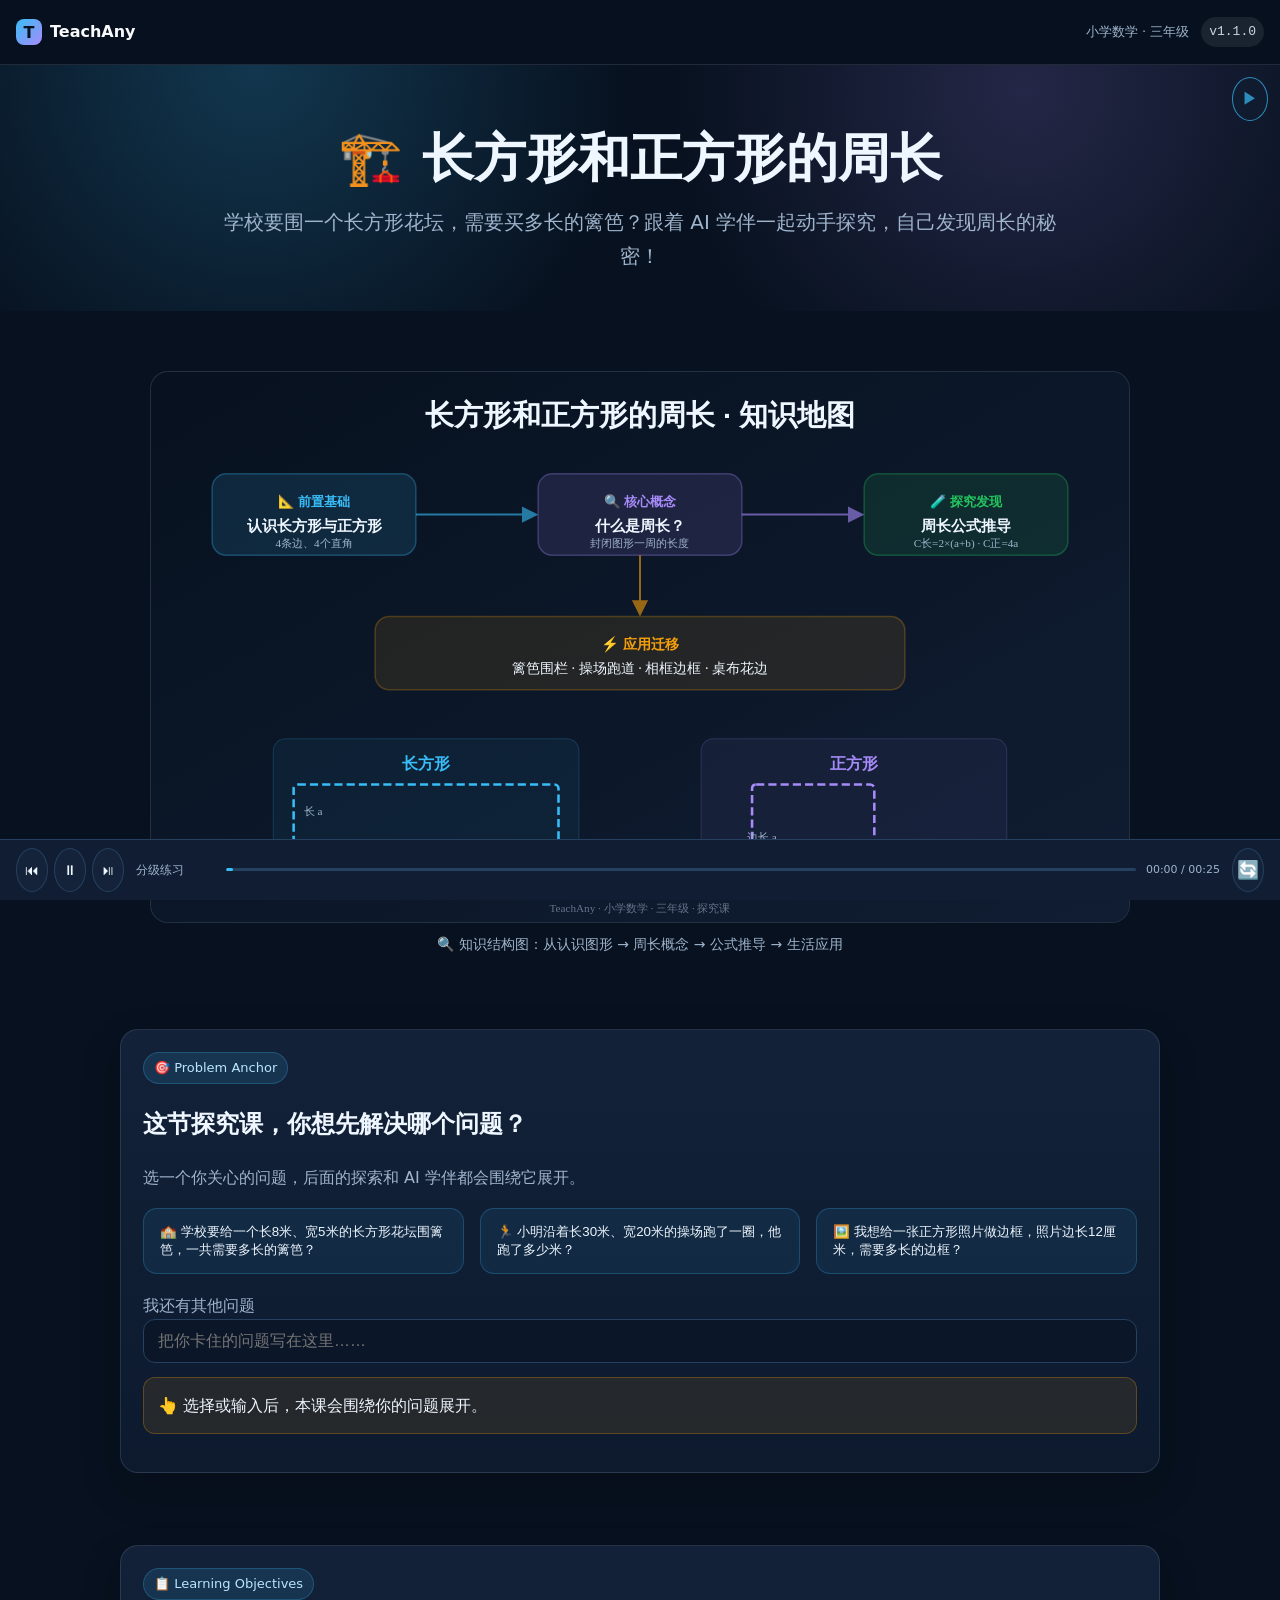
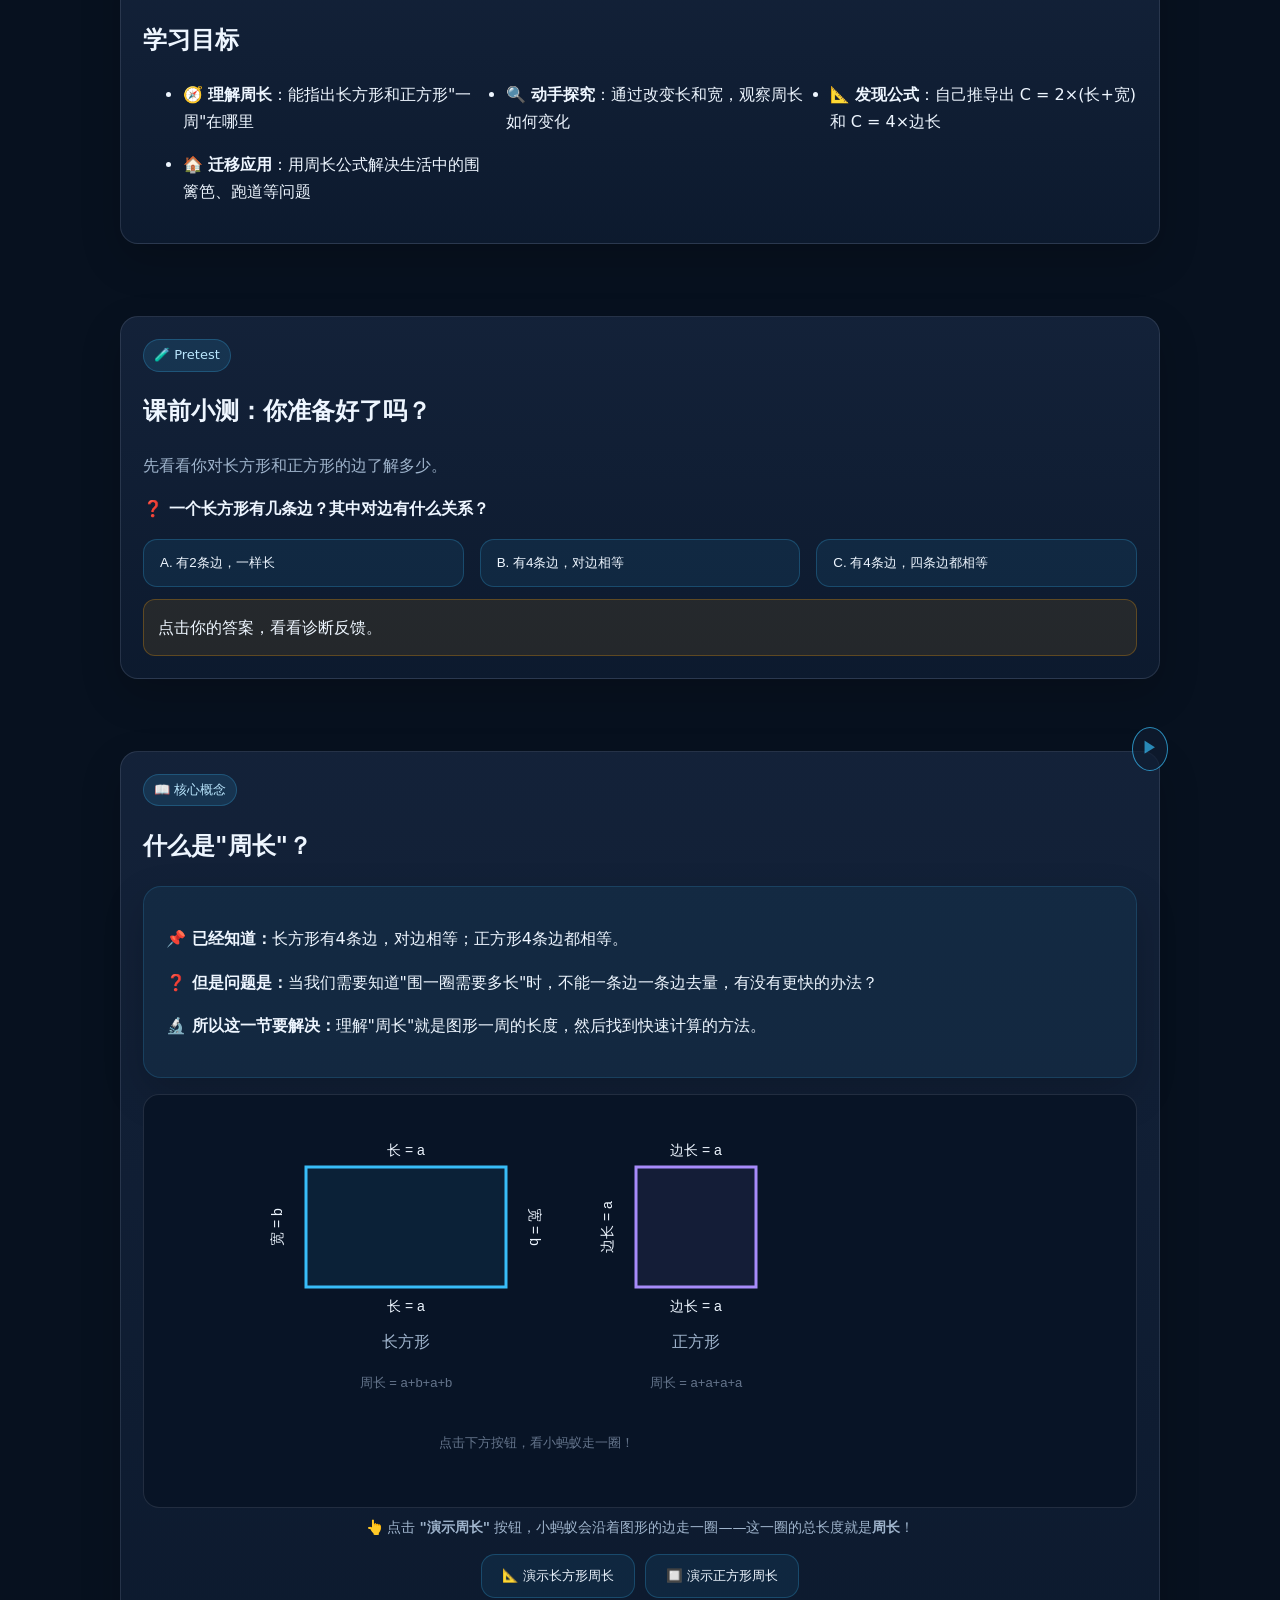
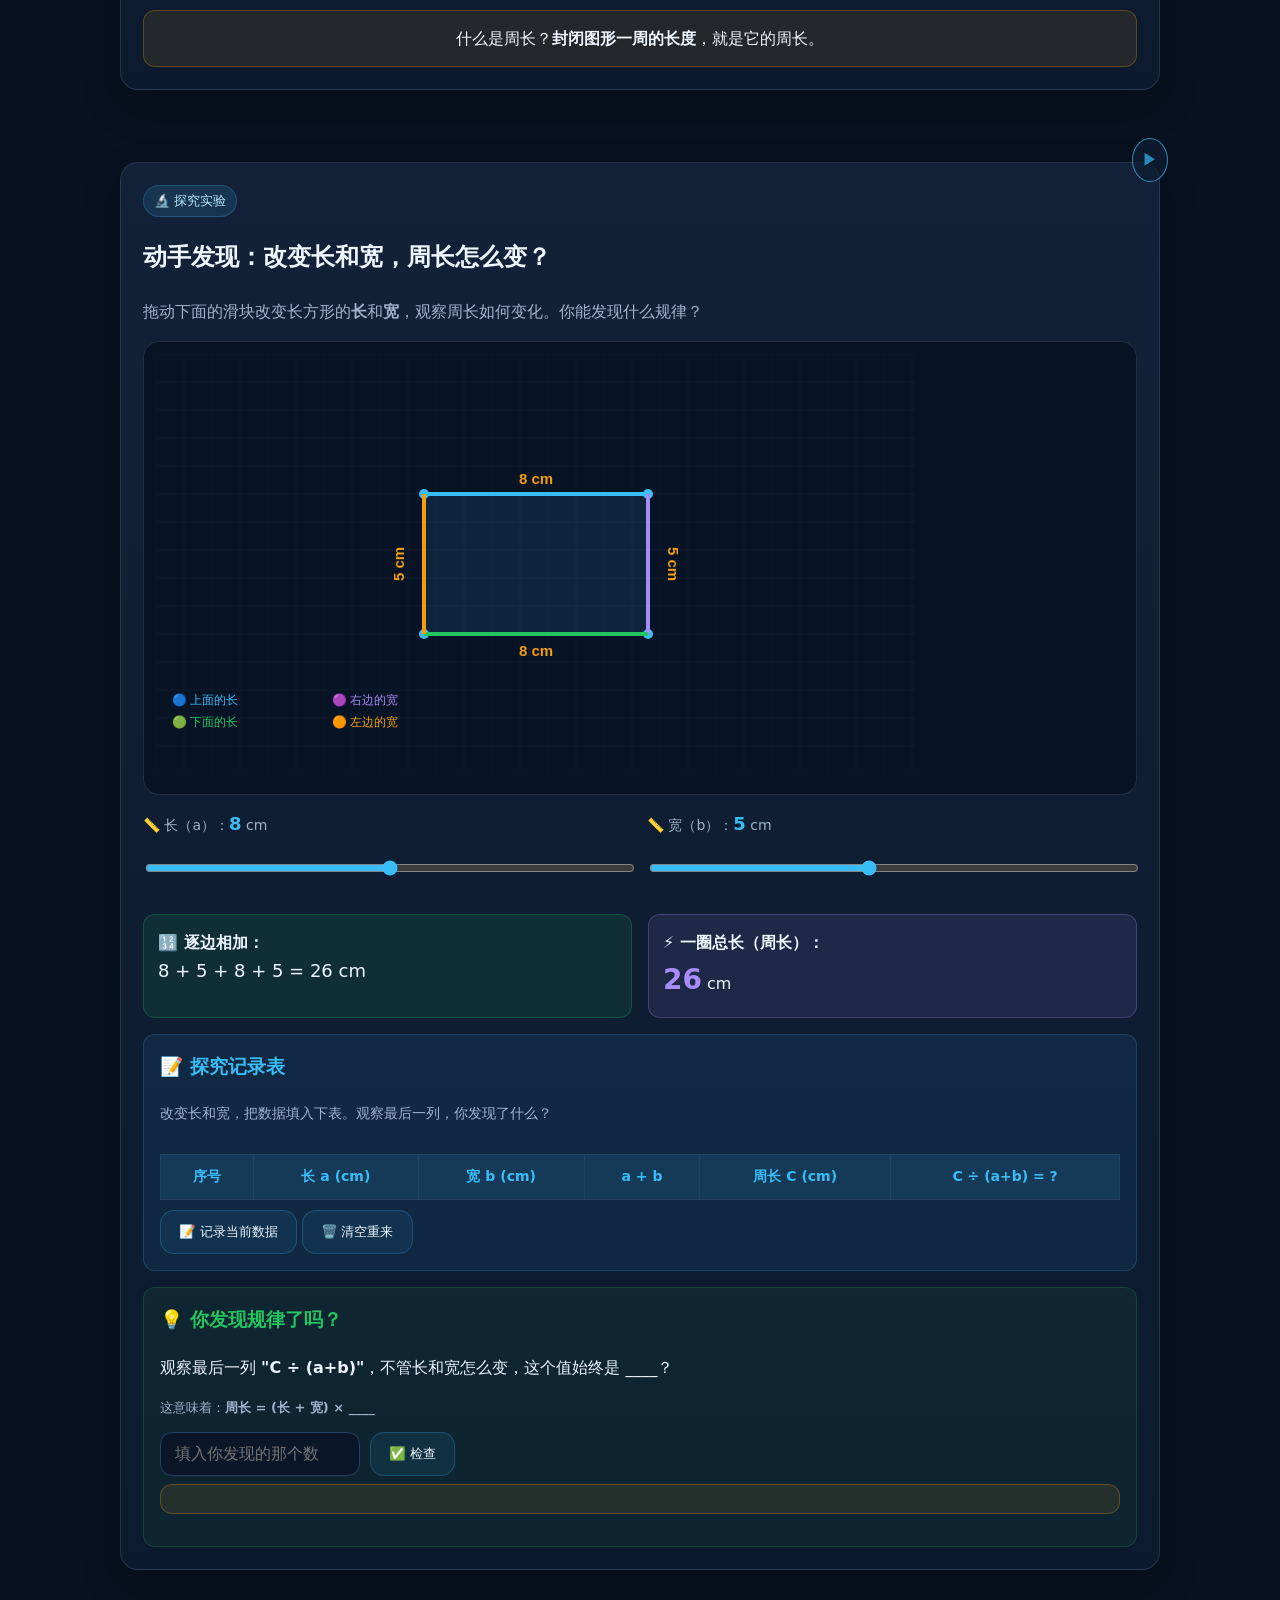
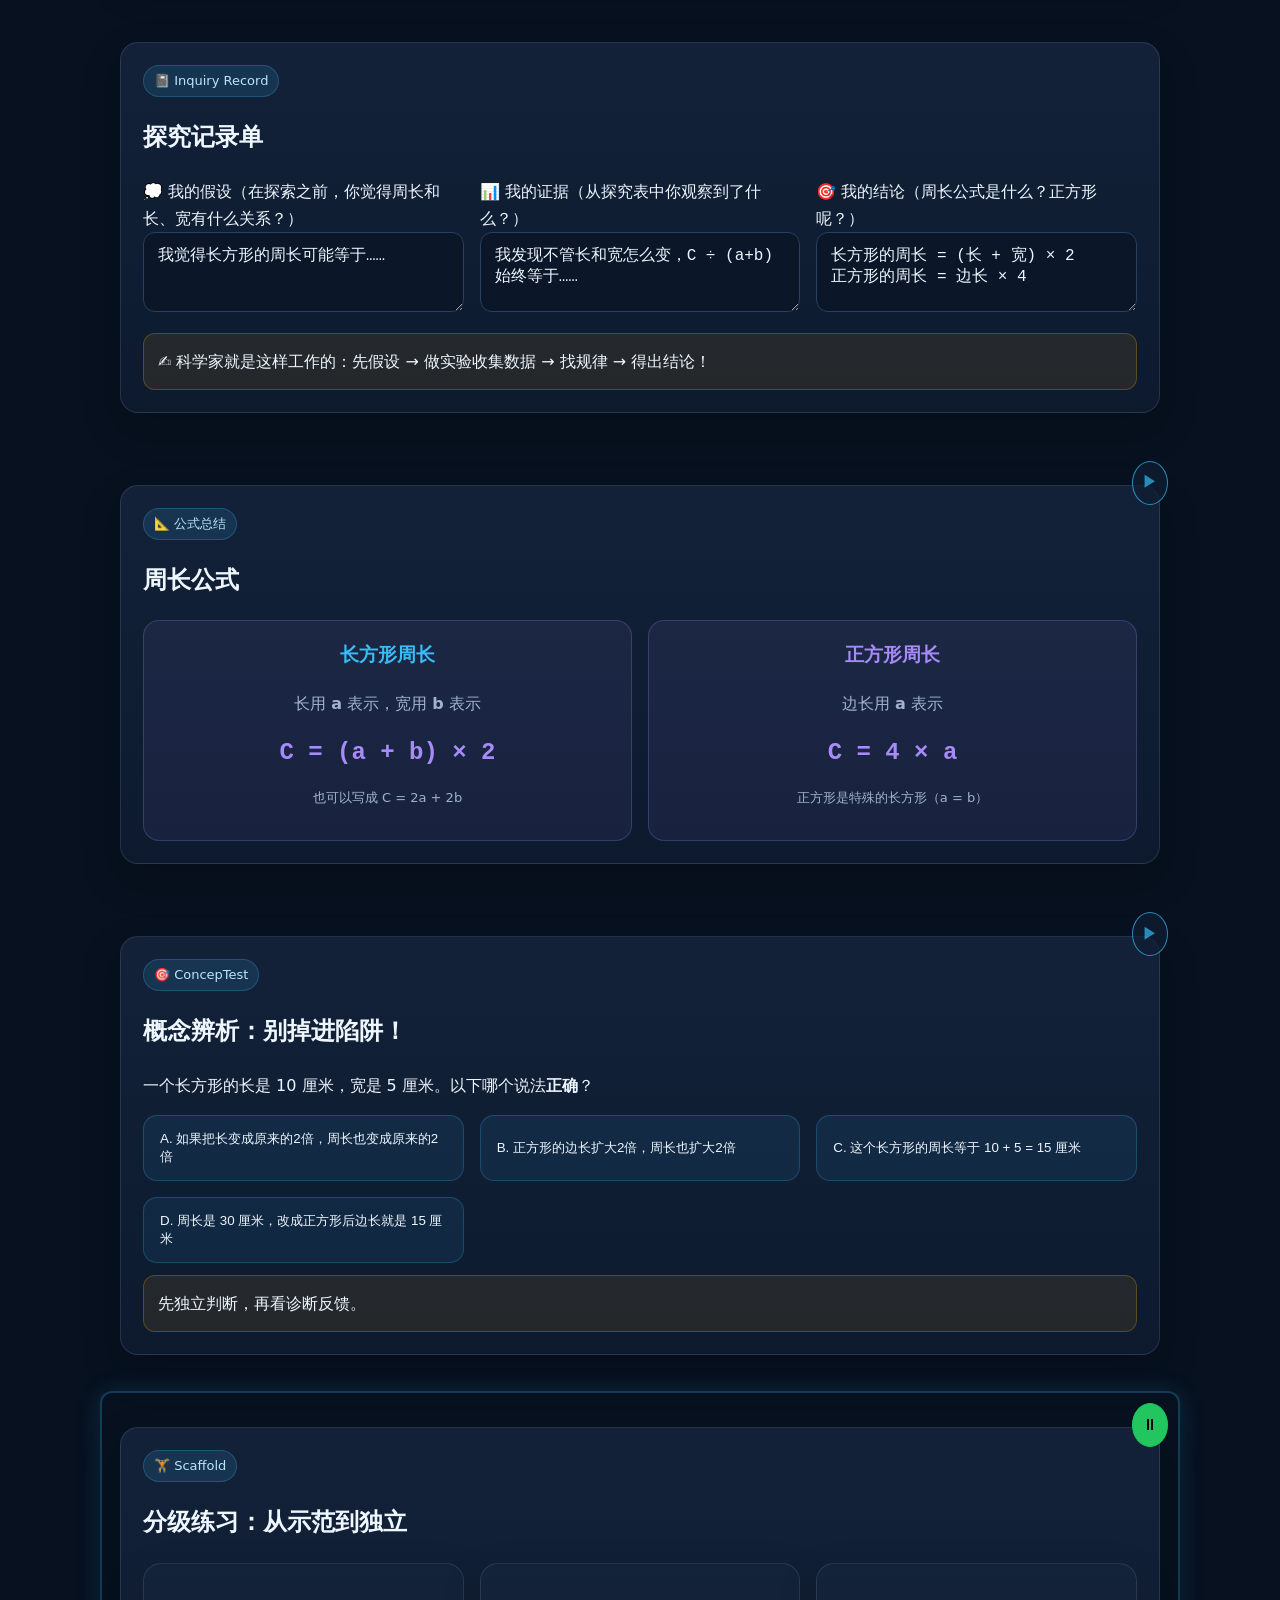
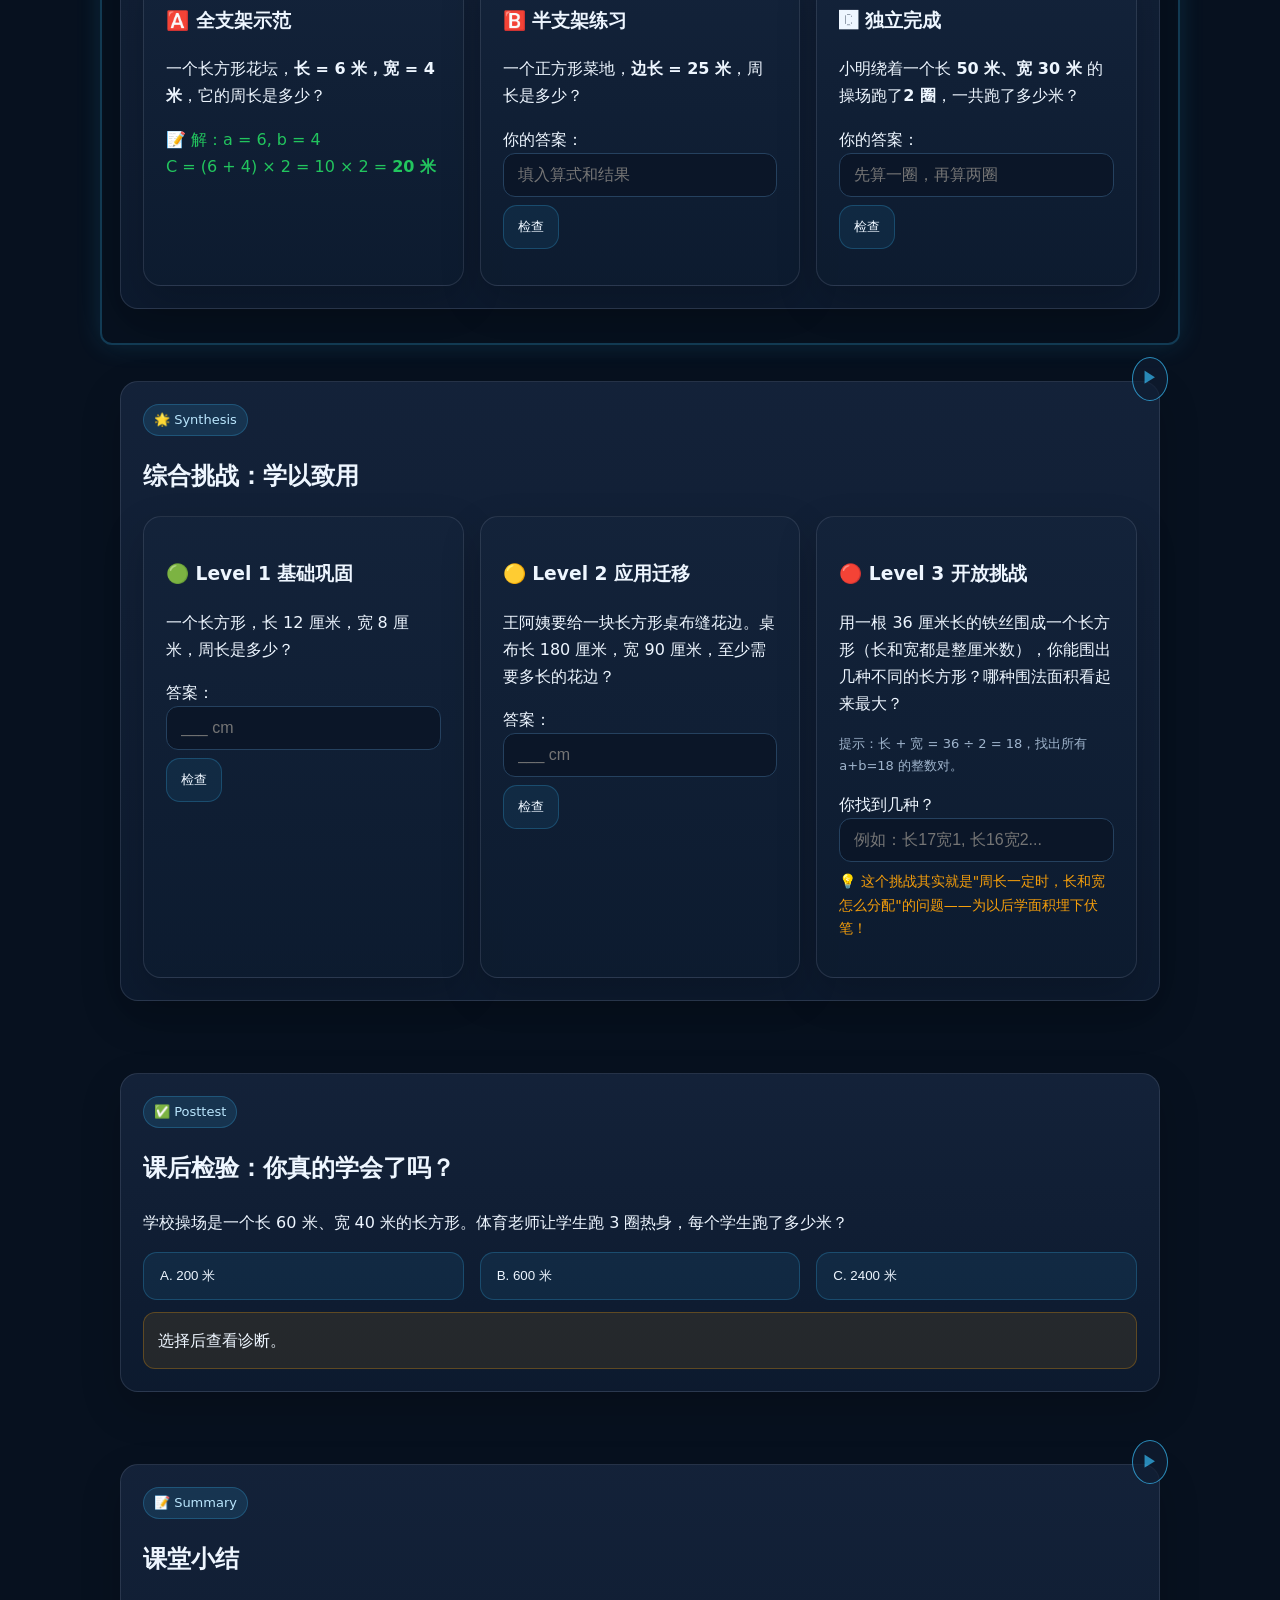
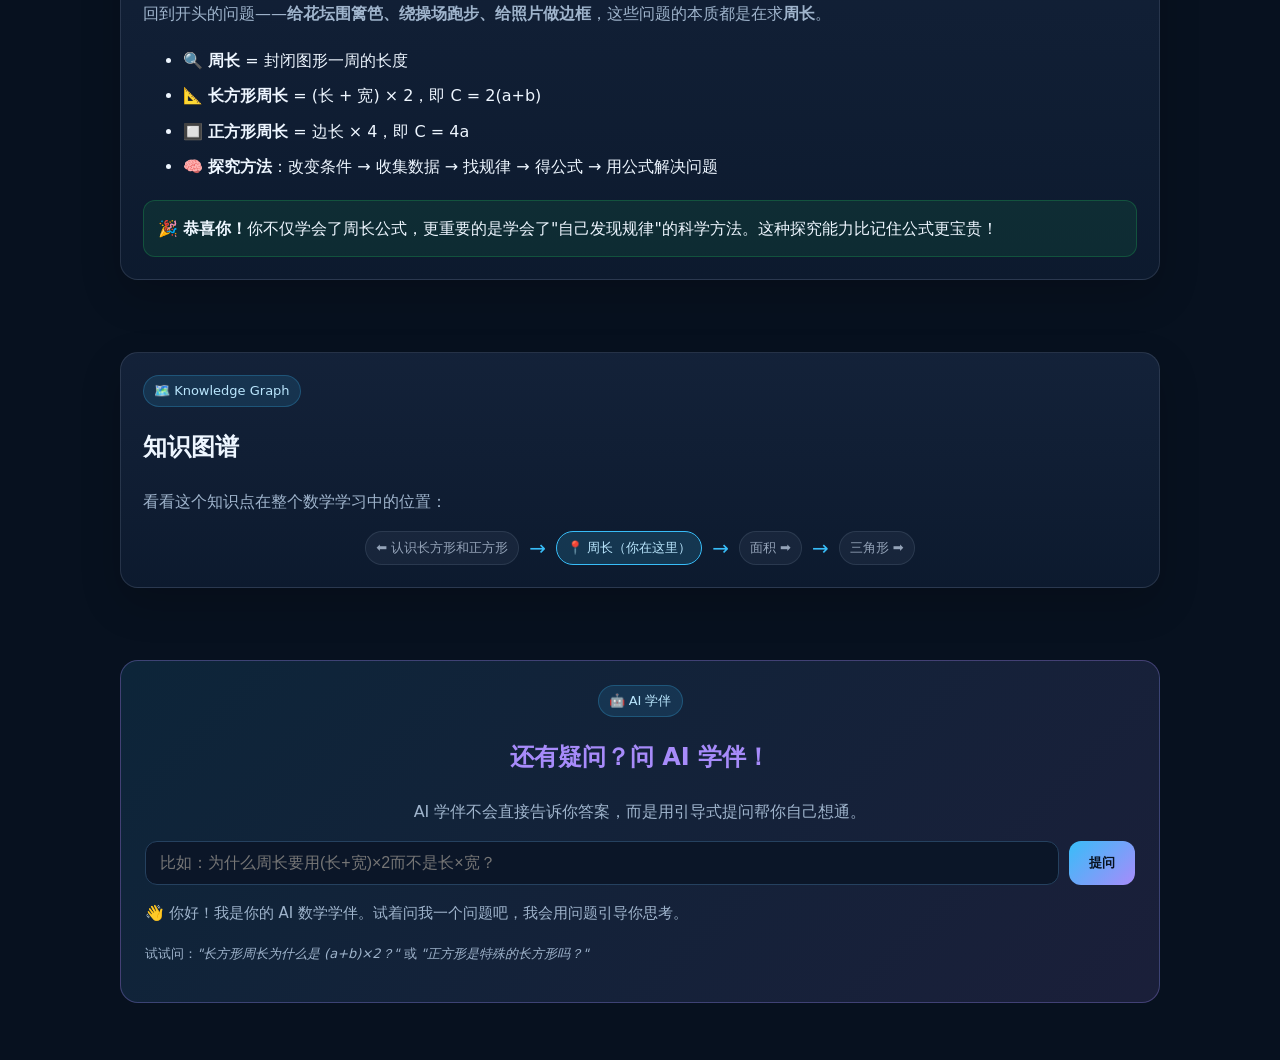
<file: perimeter-rectangle-square/index.html>
<!doctype html>
<html lang="zh-CN">
<head>
<meta charset="utf-8">
<meta name="viewport" content="width=device-width, initial-scale=1.0, viewport-fit=cover">
<title>长方形和正方形的周长</title>
<meta name="description" content="小学数学三年级几何探究课：通过动手操作发现长方形和正方形周长的计算规律">

<meta name="course-id" content="perimeter-rectangle-square">
<meta name="course-title" content="长方形和正方形的周长">
<meta name="course-subject" content="math">
<meta name="course-grade" content="elementary-3">
<meta name="course-prereqs" content="">
<meta name="course-next" content="">
<meta name="course-version" content="1.1.0">
<meta name="teachany-version" content="7.14.0">
<meta name="teachany-node" content="math-g3-perimeter">
<meta name="teachany-subject" content="math">
<meta name="teachany-grade" content="3">
<meta name="teachany-stage" content="elementary">
<meta name="teachany-domain" content="geometry">
<meta name="teachany-prerequisites" content="认识长方形和正方形">
<meta name="teachany-lesson-type" content="inquiry-project">
<meta name="teachany-free-mode" content="true">

<style>
:root {
  --bg: #07111f;
  --panel: #101d32;
  --card: #14233a;
  --line: #25415f;
  --text: #eef6ff;
  --muted: #9fb4cc;
  --brand: #38bdf8;
  --brand-2: #a78bfa;
  --ok: #22c55e;
  --warn: #f59e0b;
  --safe-top: env(safe-area-inset-top);
  --safe-bottom: env(safe-area-inset-bottom);
}
* { box-sizing: border-box; }
html, body { margin: 0; max-width: 100%; overflow-x: hidden; scroll-behavior: smooth; }
body {
  padding-top: var(--safe-top);
  padding-bottom: calc(18px + var(--safe-bottom));
  background: var(--bg);
  color: var(--text);
  font-family: -apple-system, BlinkMacSystemFont, "PingFang SC", "Source Han Sans SC", system-ui, sans-serif;
  line-height: 1.7;
  font-size: 16px;
}
a { color: #7dd3fc; }
button, a, input, select, textarea { min-height: 44px; }
img, video, canvas, svg { max-width: 100%; height: auto; }

/* Brand Bar */
.teachany-brand-bar {
  position: sticky; top: 0; z-index: 50;
  display: flex; align-items: center; justify-content: space-between; gap: 12px;
  padding: 10px 16px;
  background: rgba(7, 17, 31, .92); backdrop-filter: blur(10px);
  border-bottom: 1px solid rgba(148, 163, 184, .18);
}
.brand-logo { display: flex; align-items: center; gap: 8px; color: #f8fafc; text-decoration: none; font-weight: 800; }
.brand-mark { display: inline-grid; place-items: center; width: 26px; height: 26px; border-radius: 8px; background: linear-gradient(135deg, var(--brand), var(--brand-2)); color: #07111f; font-weight: 900; }
.brand-right { display: flex; align-items: center; gap: 12px; font-size: 13px; }
.brand-link { text-decoration: none; }
.brand-version { color: #cbd5e1; font-family: ui-monospace, monospace; background: rgba(255,255,255,.08); padding: 4px 8px; border-radius: 999px; }

/* Hero */
.hero { padding: 64px 20px 38px; text-align: center; background: radial-gradient(circle at 20% 0%, rgba(56,189,248,.22), transparent 36%), radial-gradient(circle at 80% 10%, rgba(167,139,250,.18), transparent 34%); }
h1 { font-size: clamp(28px, 6vw, 52px); line-height: 1.15; margin: 0 auto 16px; max-width: 960px; }
.subtitle { color: var(--muted); font-size: clamp(16px, 2.8vw, 20px); max-width: 860px; margin: 0 auto; }

/* Sections */
.section { max-width: 1080px; margin: 0 auto; padding: 36px 20px; }
.card { background: linear-gradient(180deg, rgba(20,35,58,.96), rgba(13,27,47,.96)); border: 1px solid rgba(148,163,184,.18); border-radius: 18px; padding: 22px; box-shadow: 0 16px 40px rgba(0,0,0,.18); }
.grid { display: grid; grid-template-columns: repeat(auto-fit, minmax(240px, 1fr)); gap: 16px; }
.objectives { display: grid; grid-template-columns: repeat(auto-fit, minmax(240px, 1fr)); gap: 16px; }

/* Interactive Elements */
.choice {
  width: 100%; text-align: left;
  border: 1px solid rgba(56,189,248,.24); border-radius: 14px;
  background: rgba(56,189,248,.08); color: var(--text);
  padding: 14px 16px; cursor: pointer; transition: all .2s;
}
.choice:hover { border-color: var(--brand); background: rgba(56,189,248,.16); }
.choice.selected { border-color: var(--brand); box-shadow: 0 0 0 3px rgba(56,189,248,.18); }
.choice.correct { border-color: var(--ok) !important; background: rgba(34,197,94,.16) !important; }
.choice.wrong { border-color: #ef4444 !important; background: rgba(239,68,68,.12) !important; }

input, textarea { width: 100%; border-radius: 12px; border: 1px solid var(--line); background: #0b1628; color: var(--text); padding: 12px 14px; font-size: 16px; }
.phase-tag { display: inline-flex; align-items: center; gap: 6px; color: #bae6fd; background: rgba(56,189,248,.12); border: 1px solid rgba(56,189,248,.25); border-radius: 999px; padding: 4px 10px; font-size: 13px; }
.ta-standard-figure { margin: 24px auto 0; max-width: 980px; }
.ta-standard-figure img { display: block; width: 100%; border-radius: 18px; border: 1px solid rgba(148,163,184,.18); background: #0b1628; }
.ta-standard-figure figcaption { margin-top: 10px; color: var(--muted); font-size: 14px; text-align: center; }

.canvas-wrap { overflow: auto; background: #081426; border: 1px solid rgba(148,163,184,.18); border-radius: 16px; padding: 12px; }
.result { padding: 14px; border-radius: 12px; background: rgba(34,197,94,.1); border: 1px solid rgba(34,197,94,.25); }
.warn { background: rgba(245,158,11,.1); border-color: rgba(245,158,11,.28); }
.info-box { background: rgba(56,189,248,.08); border: 1px solid rgba(56,189,248,.2); border-radius: 12px; padding: 16px; margin-top: 14px; }

/* Slider styling */
.slider-group { display: grid; grid-template-columns: 1fr 1fr; gap: 14px; margin-top: 14px; }
.slider-group label { color: var(--muted); font-size: 14px; }
.slider-group input[type="range"] { width: 100%; margin-top: 6px; accent-color: var(--brand); }
.slider-group .value-display { color: var(--brand); font-weight: 700; font-size: 18px; }

/* Formula cards */
.formula-card { background: rgba(167,139,250,.08); border: 1px solid rgba(167,139,250,.24); border-radius: 16px; padding: 18px; text-align: center; }
.formula-card .big-formula { font-size: 24px; font-weight: 800; color: var(--brand-2); font-family: ui-monospace, monospace; margin: 8px 0; }

/* Discovery table */
.discovery-table { width: 100%; border-collapse: collapse; margin-top: 14px; }
.discovery-table th, .discovery-table td { padding: 10px 12px; border: 1px solid var(--line); text-align: center; font-size: 14px; }
.discovery-table th { background: rgba(56,189,248,.12); color: var(--brand); font-weight: 600; }
.discovery-table td input { width: 70px; text-align: center; padding: 6px; min-height: auto; }

/* AI Tutor section */
.tutor-card { background: linear-gradient(135deg, rgba(56,189,248,.12), rgba(167,139,250,.12)); border: 1px solid rgba(167,139,250,.3); border-radius: 18px; padding: 24px; text-align: center; }
.tutor-card h2 { color: var(--brand-2); }
.tutor-input { display: flex; gap: 10px; margin-top: 14px; }
.tutor-input input { flex: 1; }
.tutor-input button { padding: 0 20px; background: linear-gradient(135deg, var(--brand), var(--brand-2)); color: #07111f; border: none; border-radius: 12px; font-weight: 700; cursor: pointer; white-space: nowrap; }
.tutor-response { margin-top: 14px; text-align: left; color: var(--text); font-size: 15px; line-height: 1.8; }

/* Responsive */
@media (max-width: 600px) {
  .teachany-brand-bar { padding: 8px 12px; }
  .brand-name { display: none; }
  .brand-right { gap: 8px; font-size: 12px; }
  .hero { padding: 42px 16px 28px; }
  .section { padding: 26px 16px; }
  .grid, .objectives { grid-template-columns: 1fr !important; }
  .card { padding: 18px; border-radius: 16px; }
  .slider-group { grid-template-columns: 1fr; }
  h2 { font-size: 22px; }
  canvas.wide-canvas { min-width: 560px; }
  .discovery-table { font-size: 12px; }
  .discovery-table th, .discovery-table td { padding: 6px 8px; }
}

/* Animation */
@keyframes pulse { 0%,100% { opacity: 1; } 50% { opacity: 0.6; } }
.highlight-box { animation: pulse 2s ease-in-out infinite; }
</style>
<link rel="stylesheet" href="../scripts/ai-tutor.css">
<link rel="stylesheet" href="../scripts/teachany-tutor-card.css">
<link rel="stylesheet" href="../scripts/teachany-tts-narrator.css">
<link rel="stylesheet" href="../scripts/teachany-section-hints.css">
<link rel="stylesheet" href="../scripts/teachany-knowledge-graph.css">
<link rel="stylesheet" href="../scripts/teachany-audio-player.css">
</head>
<body>

<!-- Brand Bar -->
<div class="teachany-brand-bar">
  <a class="brand-logo" href="#" aria-label="TeachAny">
    <span class="brand-mark">T</span><span class="brand-name">TeachAny</span>
  </a>
  <div class="brand-right">
    <span style="color:#9fb4cc">小学数学 · 三年级</span>
    <span class="brand-version">v1.0.0</span>
  </div>
</div>

<!-- Hero -->
<header class="hero" id="hero" data-tts="s01-hero" data-tsh="开场 - 学校要围花坛需要多长篱笆">
  <h1>🏗️ 长方形和正方形的周长</h1>
  <p class="subtitle">学校要围一个长方形花坛，需要买多长的篱笆？跟着 AI 学伴一起动手探究，自己发现周长的秘密！</p>
</header>

<div id="audio-config" data-teachany-audio hidden>
  <script type="application/json" data-teachany-audio-playlist>
[
  {"id":"s01-hero","src":"tts/s01-hero.mp3","label":"开场引入","target":"hero"},
  {"id":"s02-perimeter","src":"tts/s02-what-is-perimeter.mp3","label":"周长概念","target":"module-1","syncConfig":{"type":"canvas-step","canvasId":"perimeter-demo","totalSteps":2}},
  {"id":"s03-discovery","src":"tts/s03-discovery-lab.mp3","label":"探究实验","target":"discovery","syncConfig":{"type":"canvas-step","canvasId":"discovery-canvas","totalSteps":4}},
  {"id":"s04-formula","src":"tts/s04-formula.mp3","label":"公式总结","target":"formula-summary"},
  {"id":"s05-concepTest","src":"tts/s05-concepTest.mp3","label":"概念辨析","target":"conceptest-1"},
  {"id":"s06-practice","src":"tts/s06-practice.mp3","label":"分级练习","target":"scaffold-practice"},
  {"id":"s07-synthesis","src":"tts/s07-synthesis.mp3","label":"综合挑战","target":"synthesis"},
  {"id":"s08-summary","src":"tts/s08-summary.mp3","label":"课堂小结","target":"summary"}
]
  </script>
</div>

<!-- Hero Infographic -->
<section class="section" id="hero-infographic">
  <figure class="ta-standard-figure">
    <img class="hero-cover-img" src="./assets/hero-infographic.svg" alt="长方形和正方形周长知识地图">
    <figcaption>🔍 知识结构图：从认识图形 → 周长概念 → 公式推导 → 生活应用</figcaption>
  </figure>
</section>

<!-- Problem Anchor -->
<section id="problem-anchor" class="section">
  <div class="card">
    <span class="phase-tag">🎯 Problem Anchor</span>
    <h2>这节探究课，你想先解决哪个问题？</h2>
    <p style="color:var(--muted)">选一个你关心的问题，后面的探索和 AI 学伴都会围绕它展开。</p>
    <div class="grid" id="problem-anchor-choices">
      <button class="choice" data-anchor-choice="学校要给一个长8米、宽5米的长方形花坛围篱笆，一共需要多长的篱笆？">🏫 学校要给一个长8米、宽5米的长方形花坛围篱笆，一共需要多长的篱笆？</button>
      <button class="choice" data-anchor-choice="小明沿着长30米、宽20米的操场跑了一圈，他跑了多少米？">🏃 小明沿着长30米、宽20米的操场跑了一圈，他跑了多少米？</button>
      <button class="choice" data-anchor-choice="我想给一张正方形的照片做一个边框，照片边长12厘米，边框材料需要多长？">🖼️ 我想给一张正方形照片做边框，照片边长12厘米，需要多长的边框？</button>
    </div>
    <label style="display:block;margin-top:18px;color:var(--muted)">我还有其他问题
      <input id="learner-question-input" placeholder="把你卡住的问题写在这里……">
    </label>
    <p id="anchor-feedback" class="result warn" style="margin-top:14px">👆 选择或输入后，本课会围绕你的问题展开。</p>
  </div>
</section>

<!-- Learning Objectives -->
<section id="objectives" class="section">
  <div class="card">
    <span class="phase-tag">📋 Learning Objectives</span>
    <h2>学习目标</h2>
    <ul class="objectives">
      <li>🧭 <strong>理解周长</strong>：能指出长方形和正方形"一周"在哪里</li>
      <li>🔍 <strong>动手探究</strong>：通过改变长和宽，观察周长如何变化</li>
      <li>📐 <strong>发现公式</strong>：自己推导出 C = 2×(长+宽) 和 C = 4×边长</li>
      <li>🏠 <strong>迁移应用</strong>：用周长公式解决生活中的围篱笆、跑道等问题</li>
    </ul>
  </div>
</section>

<!-- ==================== CONTENT SECTIONS ==================== -->

<!-- Pre-test -->
<section id="pretest" class="section">
  <div class="card">
    <span class="phase-tag">🧪 Pretest</span>
    <h2>课前小测：你准备好了吗？</h2>
    <p style="color:var(--muted)">先看看你对长方形和正方形的边了解多少。</p>
    <p style="margin-top:14px;font-weight:600">❓ 一个长方形有几条边？其中对边有什么关系？</p>
    <div class="grid">
      <button class="choice" data-answer="wrong" onclick="pretestAnswer(this, false, '再想想：长方形有4条边，不是2条哦！')">A. 有2条边，一样长</button>
      <button class="choice" data-answer="correct" onclick="pretestAnswer(this, true, '✅ 完全正确！长方形有4条边，对边相等——这是推导周长公式的关键！')">B. 有4条边，对边相等</button>
      <button class="choice" data-answer="wrong" onclick="pretestAnswer(this, false, '正方形很特殊，但长方形不一定4条边都相等哦。')">C. 有4条边，四条边都相等</button>
    </div>
    <div class="result warn" id="pretest-feedback" style="margin-top:12px">点击你的答案，看看诊断反馈。</div>
  </div>
</section>

<!-- Module 1: What is Perimeter -->
<section id="module-1" class="section" data-tts="s02-perimeter" data-tsh="周长概念 - 小蚂蚁走一圈">
  <div class="card">
    <span class="phase-tag">📖 核心概念</span>
    <h2>什么是"周长"？</h2>
    <div class="card" style="margin-top:14px;background:rgba(56,189,248,.06);border-color:rgba(56,189,248,.16)">
      <p><strong>📌 已经知道：</strong>长方形有4条边，对边相等；正方形4条边都相等。</p>
      <p><strong>❓ 但是问题是：</strong>当我们需要知道"围一圈需要多长"时，不能一条边一条边去量，有没有更快的办法？</p>
      <p><strong>🔬 所以这一节要解决：</strong>理解"周长"就是图形一周的长度，然后找到快速计算的方法。</p>
    </div>

    <!-- Visual: Perimeter tracing -->
    <div class="canvas-wrap" style="margin-top:16px">
      <canvas id="perimeter-demo" width="760" height="380" aria-label="周长概念演示"></canvas>
    </div>
    <p style="color:var(--muted);text-align:center;margin-top:8px;font-size:14px">👆 点击 <strong>"演示周长"</strong> 按钮，小蚂蚁会沿着图形的边走一圈——这一圈的总长度就是<strong>周长</strong>！</p>
    <div style="text-align:center;margin-top:12px;display:flex;gap:10px;justify-content:center;flex-wrap:wrap">
      <button class="choice" style="width:auto;padding:10px 20px" onclick="if(window.TeachAnySync)window.TeachAnySync.notifyManualInteraction('perimeter-demo');demoPerimeter('rectangle')">📐 演示长方形周长</button>
      <button class="choice" style="width:auto;padding:10px 20px" onclick="if(window.TeachAnySync)window.TeachAnySync.notifyManualInteraction('perimeter-demo');demoPerimeter('square')">🔲 演示正方形周长</button>
    </div>
    <div class="result warn" id="perimeter-demo-info" style="margin-top:12px;text-align:center">
      什么是周长？<strong>封闭图形一周的长度</strong>，就是它的周长。
    </div>
  </div>
</section>

<!-- Module 2: Discovery Canvas -->
<section id="discovery" class="section highlight-box" data-tts="s03-discovery" data-tsh="探究实验 - 改变长宽观察周长变化">
  <div class="card">
    <span class="phase-tag">🔬 探究实验</span>
    <h2>动手发现：改变长和宽，周长怎么变？</h2>
    <p style="color:var(--muted)">拖动下面的滑块改变长方形的<strong>长</strong>和<strong>宽</strong>，观察周长如何变化。你能发现什么规律？</p>

    <!-- Interactive Canvas -->
    <div class="canvas-wrap">
      <canvas id="discovery-canvas" width="760" height="420" aria-label="周长探究互动画布"></canvas>
    </div>

    <!-- Sliders -->
    <div class="slider-group">
      <label>
        📏 长（a）：<span class="value-display" id="length-val">8</span> cm
        <input id="length-slider" type="range" min="1" max="15" step="1" value="8" oninput="if(window.TeachAnySync)window.TeachAnySync.notifyManualInteraction('discovery-canvas');updateDiscovery()">
      </label>
      <label>
        📏 宽（b）：<span class="value-display" id="width-val">5</span> cm
        <input id="width-slider" type="range" min="1" max="10" step="1" value="5" oninput="if(window.TeachAnySync)window.TeachAnySync.notifyManualInteraction('discovery-canvas');updateDiscovery()">
      </label>
    </div>

    <!-- Live display -->
    <div class="grid" style="margin-top:16px">
      <div class="result">
        <strong>🔢 逐边相加：</strong><br>
        <span style="font-size:18px" id="side-by-side"></span>
      </div>
      <div class="result" style="background:rgba(167,139,250,.1);border-color:rgba(167,139,250,.28)">
        <strong>⚡ 一圈总长（周长）：</strong><br>
        <span style="font-size:28px;font-weight:800;color:var(--brand-2)" id="perimeter-val"></span> cm
      </div>
    </div>

    <!-- Discovery Table -->
    <div class="info-box" style="margin-top:16px">
      <h3 style="margin-top:0;color:var(--brand)">📝 探究记录表</h3>
      <p style="color:var(--muted);font-size:14px">改变长和宽，把数据填入下表。观察最后一列，你发现了什么？</p>
      <div style="overflow-x:auto">
        <table class="discovery-table">
          <thead>
            <tr><th>序号</th><th>长 a (cm)</th><th>宽 b (cm)</th><th>a + b</th><th>周长 C (cm)</th><th>C ÷ (a+b) = ?</th></tr>
          </thead>
          <tbody id="discovery-tbody">
          </tbody>
        </table>
      </div>
      <button class="choice" style="width:auto;margin-top:10px;padding:8px 18px" onclick="addDiscoveryRow()">📝 记录当前数据</button>
      <button class="choice" style="width:auto;margin-top:10px;padding:8px 18px" onclick="clearDiscoveryRows()">🗑️ 清空重来</button>
    </div>

    <!-- Pattern discovery -->
    <div class="info-box" style="margin-top:16px;background:rgba(34,197,94,.06);border-color:rgba(34,197,94,.2)">
      <h3 style="margin-top:0;color:var(--ok)">💡 你发现规律了吗？</h3>
      <p>观察最后一列 <strong>"C ÷ (a+b)"</strong>，不管长和宽怎么变，这个值始终是 ____？</p>
      <p style="font-size:13px;color:var(--muted)">这意味着：<strong>周长 = (长 + 宽) × ____</strong></p>
      <div style="display:flex;gap:10px;margin-top:8px">
        <input id="pattern-guess" placeholder="填入你发现的那个数" style="max-width:200px">
        <button class="choice" style="width:auto;padding:8px 18px" onclick="checkPattern()">✅ 检查</button>
      </div>
      <p id="pattern-feedback" class="result warn" style="margin-top:8px"></p>
    </div>
  </div>
</section>

<!-- Inquiry Record -->
<section id="inquiry-record" class="section">
  <div class="card">
    <span class="phase-tag">📓 Inquiry Record</span>
    <h2>探究记录单</h2>
    <div class="grid">
      <label>💭 我的假设（在探索之前，你觉得周长和长、宽有什么关系？）
        <textarea id="hypothesis-input" rows="3">我觉得长方形的周长可能等于……</textarea>
      </label>
      <label>📊 我的证据（从探究表中你观察到了什么？）
        <textarea id="evidence-input" rows="3">我发现不管长和宽怎么变，C ÷ (a+b) 始终等于……</textarea>
      </label>
      <label>🎯 我的结论（周长公式是什么？正方形呢？）
        <textarea id="conclusion-input" rows="3">长方形的周长 = (长 + 宽) × 2&#10;正方形的周长 = 边长 × 4</textarea>
      </label>
    </div>
    <div class="result warn" style="margin-top:12px">✍️ 科学家就是这样工作的：先假设 → 做实验收集数据 → 找规律 → 得出结论！</div>
  </div>
</section>

<!-- Formula Summary -->
<section id="formula-summary" class="section" data-tts="s04-formula" data-tsh="公式总结 - C=(a+b)×2">
  <div class="card">
    <span class="phase-tag">📐 公式总结</span>
    <h2>周长公式</h2>
    <div class="grid">
      <div class="formula-card">
        <h3 style="color:var(--brand);margin-top:0">长方形周长</h3>
        <p style="color:var(--muted)">长用 <strong>a</strong> 表示，宽用 <strong>b</strong> 表示</p>
        <div class="big-formula">C = (a + b) × 2</div>
        <p style="color:var(--muted);font-size:13px">也可以写成 C = 2a + 2b</p>
      </div>
      <div class="formula-card">
        <h3 style="color:var(--brand-2);margin-top:0">正方形周长</h3>
        <p style="color:var(--muted)">边长用 <strong>a</strong> 表示</p>
        <div class="big-formula">C = 4 × a</div>
        <p style="color:var(--muted);font-size:13px">正方形是特殊的长方形（a = b）</p>
      </div>
    </div>
  </div>
</section>

<!-- ConcepTest -->
<section id="conceptest-1" class="section" data-tts="s05-concepTest" data-tsh="概念辨析 - 别掉进陷阱">
  <div class="card">
    <span class="phase-tag">🎯 ConcepTest</span>
    <h2>概念辨析：别掉进陷阱！</h2>
    <p>一个长方形的长是 10 厘米，宽是 5 厘米。以下哪个说法<strong>正确</strong>？</p>
    <div class="grid">
      <button class="choice" onclick="conceptestAnswer(this, false, '不对！如果长翻倍（10→20），周长从30变成50，并不是简单的翻倍关系哦。')">A. 如果把长变成原来的2倍，周长也变成原来的2倍</button>
      <button class="choice" onclick="conceptestAnswer(this, true, '✅ 正确！正方形 C=4a，边长翻倍→周长翻倍。长方形则不能简单类推！')">B. 正方形的边长扩大2倍，周长也扩大2倍</button>
      <button class="choice" onclick="conceptestAnswer(this, false, '周长是一圈的长度，不是面积。长+宽=15，但周长=30。混淆了周长和"半周长"的概念。')">C. 这个长方形的周长等于 10 + 5 = 15 厘米</button>
      <button class="choice" onclick="conceptestAnswer(this, false, '长方形C=2(a+b)=30；正方形C=4×a，如果a=7.5，C=30，边长=7.5不是15。')">D. 周长是 30 厘米，改成正方形后边长就是 15 厘米</button>
    </div>
    <div class="result warn" id="conceptest-feedback" style="margin-top:12px">先独立判断，再看诊断反馈。</div>
  </div>
</section>

<!-- Scaffold Practice -->
<section id="scaffold-practice" class="section" data-tts="s06-practice" data-tsh="分级练习 - 从示范到独立">
  <div class="card">
    <span class="phase-tag">🏋️ Scaffold</span>
    <h2>分级练习：从示范到独立</h2>
    <div class="grid">
      <div class="card">
        <h3>🅰️ 全支架示范</h3>
        <p>一个长方形花坛，<strong>长 = 6 米，宽 = 4 米</strong>，它的周长是多少？</p>
        <p style="color:var(--ok)">📝 解：a = 6, b = 4<br>C = (6 + 4) × 2 = 10 × 2 = <strong>20 米</strong></p>
      </div>
      <div class="card">
        <h3>🅱️ 半支架练习</h3>
        <p>一个正方形菜地，<strong>边长 = 25 米</strong>，周长是多少？</p>
        <label>你的答案：
          <input id="scaffold-half" placeholder="填入算式和结果">
        </label>
        <button class="choice" style="width:auto;margin-top:8px;padding:6px 14px" onclick="checkHalfScaffold()">检查</button>
        <p id="scaffold-half-fb" style="margin-top:6px;font-size:14px"></p>
      </div>
      <div class="card">
        <h3>🅲 独立完成</h3>
        <p>小明绕着一个长 <strong>50 米、宽 30 米</strong> 的操场跑了<strong>2 圈</strong>，一共跑了多少米？</p>
        <label>你的答案：
          <input id="scaffold-independent" placeholder="先算一圈，再算两圈">
        </label>
        <button class="choice" style="width:auto;margin-top:8px;padding:6px 14px" onclick="checkIndependent()">检查</button>
        <p id="scaffold-indep-fb" style="margin-top:6px;font-size:14px"></p>
      </div>
    </div>
  </div>
</section>

<!-- Synthesis Tasks -->
<section id="synthesis" class="section" data-tts="s07-synthesis" data-tsh="综合挑战 - 学以致用">
  <div class="card">
    <span class="phase-tag">🌟 Synthesis</span>
    <h2>综合挑战：学以致用</h2>
    <div class="grid">
      <div class="card">
        <h3>🟢 Level 1 基础巩固</h3>
        <p>一个长方形，长 12 厘米，宽 8 厘米，周长是多少？</p>
        <label>答案：<input id="synth-l1" placeholder="___ cm"></label>
        <button class="choice" style="width:auto;margin-top:8px;padding:6px 14px" onclick="checkSynthL1()">检查</button>
        <p id="synth-l1-fb" style="font-size:14px;margin-top:6px"></p>
      </div>
      <div class="card">
        <h3>🟡 Level 2 应用迁移</h3>
        <p>王阿姨要给一块长方形桌布缝花边。桌布长 180 厘米，宽 90 厘米，至少需要多长的花边？</p>
        <label>答案：<input id="synth-l2" placeholder="___ cm"></label>
        <button class="choice" style="width:auto;margin-top:8px;padding:6px 14px" onclick="checkSynthL2()">检查</button>
        <p id="synth-l2-fb" style="font-size:14px;margin-top:6px"></p>
      </div>
      <div class="card">
        <h3>🔴 Level 3 开放挑战</h3>
        <p>用一根 36 厘米长的铁丝围成一个长方形（长和宽都是整厘米数），你能围出几种不同的长方形？哪种围法面积看起来最大？</p>
        <p style="color:var(--muted);font-size:13px">提示：长 + 宽 = 36 ÷ 2 = 18，找出所有 a+b=18 的整数对。</p>
        <label>你找到几种？<input id="synth-l3" placeholder="例如：长17宽1, 长16宽2..."></label>
        <p style="color:var(--warn);font-size:14px;margin-top:8px">💡 这个挑战其实就是"周长一定时，长和宽怎么分配"的问题——为以后学面积埋下伏笔！</p>
      </div>
    </div>
  </div>
</section>

<!-- Post-test -->
<section id="posttest" class="section">
  <div class="card">
    <span class="phase-tag">✅ Posttest</span>
    <h2>课后检验：你真的学会了吗？</h2>
    <p>学校操场是一个长 60 米、宽 40 米的长方形。体育老师让学生跑 3 圈热身，每个学生跑了多少米？</p>
    <div class="grid">
      <button class="choice" onclick="posttestAnswer(this, false, '这只是1圈的长度哦，再乘以3试试！')">A. 200 米</button>
      <button class="choice" onclick="posttestAnswer(this, true, '✅ 太棒了！一圈=(60+40)×2=200米，3圈=200×3=600米。先算周长再乘圈数！')">B. 600 米</button>
      <button class="choice" onclick="posttestAnswer(this, false, '混淆了面积和周长？或者把长宽直接相乘了。周长是一圈的长度，用公式C=2(a+b)哦。')">C. 2400 米</button>
    </div>
    <div class="result warn" id="posttest-feedback" style="margin-top:12px">选择后查看诊断。</div>
  </div>
</section>

<!-- Summary -->
<section id="summary" class="section" data-tts="s08-summary" data-tsh="课堂小结">
  <div class="card">
    <span class="phase-tag">📝 Summary</span>
    <h2>课堂小结</h2>
    <p style="color:var(--muted)">回到开头的问题——<strong id="summary-anchor-text">给花坛围篱笆、绕操场跑步、给照片做边框</strong>，这些问题的本质都是在求<strong>周长</strong>。</p>
    <ul style="font-size:16px;line-height:2.2">
      <li>🔍 <strong>周长</strong> = 封闭图形一周的长度</li>
      <li>📐 <strong>长方形周长</strong> = (长 + 宽) × 2，即 C = 2(a+b)</li>
      <li>🔲 <strong>正方形周长</strong> = 边长 × 4，即 C = 4a</li>
      <li>🧠 <strong>探究方法</strong>：改变条件 → 收集数据 → 找规律 → 得公式 → 用公式解决问题</li>
    </ul>
    <div class="result" style="margin-top:14px">
      🎉 <strong>恭喜你！</strong>你不仅学会了周长公式，更重要的是学会了"自己发现规律"的科学方法。这种探究能力比记住公式更宝贵！
    </div>
  </div>
</section>

<!-- Knowledge Graph -->
<section class="section" id="knowledge-graph">
  <div class="card">
    <span class="phase-tag">🗺️ Knowledge Graph</span>
    <h2>知识图谱</h2>
    <p style="color:var(--muted)">看看这个知识点在整个数学学习中的位置：</p>
    <div style="display:flex;flex-wrap:wrap;gap:10px;margin-top:14px;justify-content:center">
      <span class="phase-tag" style="background:rgba(100,116,139,.12);border-color:rgba(100,116,139,.25);color:#94a3b8">⬅️ 认识长方形和正方形</span>
      <span style="color:var(--brand);font-size:20px">→</span>
      <span class="phase-tag" style="background:rgba(56,189,248,.16);border-color:var(--brand)">📍 周长（你在这里）</span>
      <span style="color:var(--brand);font-size:20px">→</span>
      <span class="phase-tag" style="background:rgba(100,116,139,.12);border-color:rgba(100,116,139,.25);color:#94a3b8">面积 ➡️</span>
      <span style="color:var(--brand);font-size:20px">→</span>
      <span class="phase-tag" style="background:rgba(100,116,139,.12);border-color:rgba(100,116,139,.25);color:#94a3b8">三角形 ➡️</span>
    </div>
  </div>
</section>

<!-- AI Tutor Card -->
<section class="section" id="ai-tutor">
  <div class="tutor-card">
    <span class="phase-tag">🤖 AI 学伴</span>
    <h2>还有疑问？问 AI 学伴！</h2>
    <p style="color:var(--muted)">AI 学伴不会直接告诉你答案，而是用引导式提问帮你自己想通。</p>
    <div class="tutor-input">
      <input id="tutor-question" placeholder="比如：为什么周长要用(长+宽)×2而不是长×宽？">
      <button onclick="askTutor()">提问</button>
    </div>
    <div class="tutor-response" id="tutor-response">
      <p style="color:var(--muted)">👋 你好！我是你的 AI 数学学伴。试着问我一个问题吧，我会用问题引导你思考。</p>
      <p style="color:var(--muted);font-size:13px;margin-top:8px">试试问：<em>"长方形周长为什么是 (a+b)×2？"</em> 或 <em>"正方形是特殊的长方形吗？"</em></p>
    </div>
  </div>
</section>

<script>
// ============ GLOBAL STATE ============
window.__TEACHANY_LEARNER_QUESTION__ = '';

function setTeachAnyLearnerQuestion(question) {
  window.__TEACHANY_LEARNER_QUESTION__ = question || '';
  const fb = document.getElementById('anchor-feedback');
  if (fb) fb.textContent = question
    ? '✅ 你的问题：「' + question + '」——接下来的探索将围绕这个问题展开。'
    : '👆 选择或输入后，本课会围绕你的问题展开。';
}

// Problem anchor choices
document.querySelectorAll('[data-anchor-choice]').forEach(btn => {
  btn.addEventListener('click', () => {
    document.querySelectorAll('[data-anchor-choice]').forEach(i => i.classList.remove('selected'));
    btn.classList.add('selected');
    setTeachAnyLearnerQuestion(btn.getAttribute('data-anchor-choice') || btn.textContent.trim());
  });
});
document.getElementById('learner-question-input')?.addEventListener('input', e => {
  setTeachAnyLearnerQuestion(e.target.value.trim());
});

// ============ PRETEST ============
function pretestAnswer(btn, correct, feedback) {
  const parent = btn.parentElement;
  parent.querySelectorAll('.choice').forEach(b => {
    b.classList.remove('correct', 'wrong');
    b.disabled = true;
  });
  btn.classList.add(correct ? 'correct' : 'wrong');
  document.getElementById('pretest-feedback').textContent = feedback;
}

// ============ PERIMETER DEMO CANVAS ============
const demoCanvas = document.getElementById('perimeter-demo');
const demoCtx = demoCanvas.getContext('2d');
let demoAnimId = null;

function drawStaticScene() {
  const ctx = demoCtx;
  const W = demoCanvas.width, H = demoCanvas.height;
  ctx.clearRect(0, 0, W, H);

  // Background
  ctx.fillStyle = '#081426';
  ctx.fillRect(0, 0, W, H);

  // Draw rectangle
  const rx = 150, ry = 60, rw = 200, rh = 120;
  ctx.strokeStyle = '#38bdf8';
  ctx.lineWidth = 3;
  ctx.setLineDash([]);
  ctx.strokeRect(rx, ry, rw, rh);
  ctx.fillStyle = 'rgba(56,189,248,0.08)';
  ctx.fillRect(rx, ry, rw, rh);

  // Labels
  ctx.fillStyle = '#eef6ff';
  ctx.font = '14px "PingFang SC", sans-serif';
  ctx.textAlign = 'center';

  // Top label
  ctx.fillText('长 = a', rx + rw/2, ry - 12);
  // Bottom label
  ctx.fillText('长 = a', rx + rw/2, ry + rh + 24);
  // Left label
  ctx.save();
  ctx.translate(rx - 24, ry + rh/2);
  ctx.rotate(-Math.PI/2);
  ctx.fillText('宽 = b', 0, 0);
  ctx.restore();
  // Right label
  ctx.save();
  ctx.translate(rx + rw + 24, ry + rh/2);
  ctx.rotate(Math.PI/2);
  ctx.fillText('宽 = b', 0, 0);
  ctx.restore();

  // Side length annotations
  ctx.fillStyle = '#f59e0b';
  ctx.font = '12px "PingFang SC", sans-serif';

  // Draw square
  const sx = 480, sy = 60, ss = 120;
  ctx.strokeStyle = '#a78bfa';
  ctx.lineWidth = 3;
  ctx.strokeRect(sx, sy, ss, ss);
  ctx.fillStyle = 'rgba(167,139,250,0.08)';
  ctx.fillRect(sx, sy, ss, ss);

  ctx.fillStyle = '#eef6ff';
  ctx.font = '14px "PingFang SC", sans-serif';
  ctx.textAlign = 'center';
  ctx.fillText('边长 = a', sx + ss/2, sy - 12);
  ctx.fillText('边长 = a', sx + ss/2, sy + ss + 24);
  ctx.save();
  ctx.translate(sx - 24, sy + ss/2);
  ctx.rotate(-Math.PI/2);
  ctx.fillText('边长 = a', 0, 0);
  ctx.restore();

  // Title
  ctx.fillStyle = '#9fb4cc';
  ctx.font = '16px "PingFang SC", sans-serif';
  ctx.textAlign = 'center';
  ctx.fillText('长方形', 250, 240);
  ctx.fillText('正方形', 540, 240);

  // Perimeter formula preview
  ctx.fillStyle = '#64748b';
  ctx.font = '13px "PingFang SC", sans-serif';
  ctx.textAlign = 'center';
  ctx.fillText('周长 = a+b+a+b', 250, 280);
  ctx.fillText('周长 = a+a+a+a', 540, 280);

  // Instruction at bottom
  ctx.fillStyle = '#64748b';
  ctx.font = '13px "PingFang SC", sans-serif';
  ctx.fillText('点击下方按钮，看小蚂蚁走一圈！', 380, 340);
}

function demoPerimeter(type) {
  if (demoAnimId) cancelAnimationFrame(demoAnimId);

  const ctx = demoCtx;
  const W = demoCanvas.width, H = demoCanvas.height;

  const rx = type === 'square' ? 480 : 150;
  const ry = 60;
  const rw = type === 'square' ? 120 : 200;
  const rh = type === 'square' ? 120 : 120;
  const color = type === 'square' ? '#a78bfa' : '#38bdf8';

  // Path: top -> right -> bottom -> left
  const path = [
    { x: rx, y: ry },           // top-left
    { x: rx + rw, y: ry },      // top-right
    { x: rx + rw, y: ry + rh }, // bottom-right
    { x: rx, y: ry + rh },      // bottom-left
    { x: rx, y: ry }            // back to top-left
  ];

  const totalSegments = 4;
  const stepsPerSegment = 80;
  const totalSteps = totalSegments * stepsPerSegment;
  let step = 0;

  // Distances
  const segDists = [rw, rh, rw, rh];
  let totalDist = 0;

  function animate() {
    ctx.clearRect(0, 0, W, H);
    ctx.fillStyle = '#081426';
    ctx.fillRect(0, 0, W, H);

    // Draw rectangle
    ctx.strokeStyle = color;
    ctx.lineWidth = 3;
    ctx.setLineDash([]);
    ctx.strokeRect(rx, ry, rw, rh);
    ctx.fillStyle = color.replace(')', ',0.08)').replace('rgb', 'rgba');
    if (!color.includes('rgba')) {
      ctx.fillStyle = 'rgba(56,189,248,0.08)';
    }
    ctx.fillRect(rx, ry, rw, rh);

    // Labels
    ctx.fillStyle = '#eef6ff';
    ctx.font = '14px "PingFang SC", sans-serif';
    ctx.textAlign = 'center';
    if (type === 'square') {
      ctx.fillText('边长 = a', rx + rw/2, ry - 12);
      ctx.fillText('边长 = a', rx + rw/2, ry + rh + 24);
    } else {
      ctx.fillText('长 = a', rx + rw/2, ry - 12);
      ctx.fillText('宽 = b', rx + rw/2, ry + rh + 24);
    }

    // Draw traversed path
    if (step > 0) {
      ctx.strokeStyle = '#22c55e';
      ctx.lineWidth = 5;
      ctx.setLineDash([]);
      ctx.beginPath();
      ctx.moveTo(path[0].x, path[0].y);
      for (let i = 0; i < 4 && (i * stepsPerSegment) < step; i++) {
        const segStep = Math.min(step - i * stepsPerSegment, stepsPerSegment);
        const frac = segStep / stepsPerSegment;
        const next = path[i + 1];
        const cx = path[i].x + (next.x - path[i].x) * frac;
        const cy = path[i].y + (next.y - path[i].y) * frac;
        ctx.lineTo(cx, cy);
      }
      ctx.stroke();
    }

    // Draw ant
    const seg = Math.min(Math.floor(step / stepsPerSegment), 3);
    const segStep = Math.min(step - seg * stepsPerSegment, stepsPerSegment);
    const frac = segStep / stepsPerSegment;
    const antX = path[seg].x + (path[seg + 1].x - path[seg].x) * frac;
    const antY = path[seg].y + (path[seg + 1].y - path[seg].y) * frac;

    // Ant body
    ctx.fillStyle = '#f59e0b';
    ctx.beginPath();
    ctx.arc(antX, antY, 8, 0, Math.PI * 2);
    ctx.fill();

    // Ant legs
    ctx.strokeStyle = '#f59e0b';
    ctx.lineWidth = 1.5;
    for (let a = 0; a < 6; a++) {
      const angle = (a / 6) * Math.PI * 2 + step * 0.1;
      const lx = antX + Math.cos(angle) * 12;
      const ly = antY + Math.sin(angle) * 12;
      ctx.beginPath();
      ctx.moveTo(antX + Math.cos(angle) * 5, antY + Math.sin(angle) * 5);
      ctx.lineTo(lx, ly);
      ctx.stroke();
    }

    // Distance counter
    totalDist = 0;
    for (let i = 0; i < seg; i++) totalDist += segDists[i];
    totalDist += segDists[seg] * frac;

    ctx.fillStyle = '#eef6ff';
    ctx.font = 'bold 16px "PingFang SC", sans-serif';
    ctx.textAlign = 'center';
    ctx.fillText('🐜 走了 ' + totalDist.toFixed(1) + ' 个单位', rx + rw/2, ry + rh + 50);

    const infoEl = document.getElementById('perimeter-demo-info');
    if (infoEl) {
      infoEl.innerHTML = '🐜 小蚂蚁已经走了 <strong>' + totalDist.toFixed(1) + '</strong> 个单位——这一圈的总长度就是<strong>周长</strong>！';
      if (type === 'rectangle') {
        infoEl.innerHTML += '<br>📐 长方形周长 = a + b + a + b = <strong>2 × (a + b)</strong>';
      } else {
        infoEl.innerHTML += '<br>🔲 正方形周长 = a + a + a + a = <strong>4 × a</strong>';
      }
    }

    step++;
    if (step < totalSteps) {
      demoAnimId = requestAnimationFrame(animate);
    } else {
      demoAnimId = null;
    }
  }

  animate();
}

drawStaticScene();

// ============ DISCOVERY CANVAS ============
const discCanvas = document.getElementById('discovery-canvas');
const discCtx = discCanvas.getContext('2d');

function drawDiscoveryCanvas() {
  const lengthVal = parseInt(document.getElementById('length-slider').value);
  const widthVal = parseInt(document.getElementById('width-slider').value);
  document.getElementById('length-val').textContent = lengthVal;
  document.getElementById('width-val').textContent = widthVal;

  const ctx = discCtx;
  const W = discCanvas.width, H = discCanvas.height;
  ctx.clearRect(0, 0, W, H);
  ctx.fillStyle = '#081426';
  ctx.fillRect(0, 0, W, H);

  // Scale: max dim 15 -> 700px canvas area
  const scale = 28;
  const rw = lengthVal * scale;
  const rh = widthVal * scale;
  const rx = (W - rw) / 2;
  const ry = (H - rh) / 2;

  // Grid
  ctx.strokeStyle = 'rgba(148,163,184,0.08)';
  ctx.lineWidth = 0.5;
  for (let x = 0; x < W; x += 28) {
    ctx.beginPath(); ctx.moveTo(x, 0); ctx.lineTo(x, H); ctx.stroke();
  }
  for (let y = 0; y < H; y += 28) {
    ctx.beginPath(); ctx.moveTo(0, y); ctx.lineTo(W, y); ctx.stroke();
  }

  // Rectangle
  ctx.fillStyle = 'rgba(56,189,248,0.1)';
  ctx.fillRect(rx, ry, rw, rh);
  ctx.strokeStyle = '#38bdf8';
  ctx.lineWidth = 3;
  ctx.setLineDash([]);
  ctx.strokeRect(rx, ry, rw, rh);

  // Side labels with measurements
  ctx.fillStyle = '#f59e0b';
  ctx.font = 'bold 15px "PingFang SC", sans-serif';
  ctx.textAlign = 'center';

  // Top
  ctx.fillText(lengthVal + ' cm', rx + rw/2, ry - 10);
  // Bottom
  ctx.fillText(lengthVal + ' cm', rx + rw/2, ry + rh + 22);
  // Left
  ctx.save();
  ctx.translate(rx - 20, ry + rh/2);
  ctx.rotate(-Math.PI/2);
  ctx.fillText(widthVal + ' cm', 0, 0);
  ctx.restore();
  // Right
  ctx.save();
  ctx.translate(rx + rw + 20, ry + rh/2);
  ctx.rotate(Math.PI/2);
  ctx.fillText(widthVal + ' cm', 0, 0);
  ctx.restore();

  // Corner dots
  const corners = [[rx, ry], [rx + rw, ry], [rx + rw, ry + rh], [rx, ry + rh]];
  corners.forEach(([cx, cy]) => {
    ctx.fillStyle = '#38bdf8';
    ctx.beginPath();
    ctx.arc(cx, cy, 5, 0, Math.PI * 2);
    ctx.fill();
  });

  // Perimeter visualization: draw border segments in different colors
  const segColors = ['#38bdf8', '#a78bfa', '#22c55e', '#f59e0b'];
  const segLabels = ['长 a', '宽 b', '长 a', '宽 b'];
  const segs = [
    [rx, ry, rx + rw, ry],
    [rx + rw, ry, rx + rw, ry + rh],
    [rx + rw, ry + rh, rx, ry + rh],
    [rx, ry + rh, rx, ry]
  ];

  segs.forEach(([x1, y1, x2, y2], i) => {
    ctx.strokeStyle = segColors[i];
    ctx.lineWidth = 4;
    ctx.beginPath();
    ctx.moveTo(x1, y1);
    ctx.lineTo(x2, y2);
    ctx.stroke();
  });

  // Legend
  ctx.font = '12px "PingFang SC", sans-serif';
  ctx.textAlign = 'left';
  const legendX = 16, legendY = H - 70;
  ['🔵 上面的长', '🟣 右边的宽', '🟢 下面的长', '🟠 左边的宽'].forEach((label, i) => {
    ctx.fillStyle = segColors[i];
    ctx.fillText(label, legendX + (i % 2) * 160, legendY + Math.floor(i/2) * 22);
  });

  // Update formula display
  const perimeter = 2 * (lengthVal + widthVal);
  document.getElementById('side-by-side').textContent =
    lengthVal + ' + ' + widthVal + ' + ' + lengthVal + ' + ' + widthVal + ' = ' + (lengthVal + widthVal + lengthVal + widthVal) + ' cm';
  document.getElementById('perimeter-val').textContent = perimeter;
}

function updateDiscovery() {
  drawDiscoveryCanvas();
}

// ============ DISCOVERY TABLE ============
const discoveryData = [];

function addDiscoveryRow() {
  const a = parseInt(document.getElementById('length-slider').value);
  const b = parseInt(document.getElementById('width-slider').value);
  const c = 2 * (a + b);
  const ratio = (c / (a + b)).toFixed(2);
  discoveryData.push({ a, b, sum: a+b, c, ratio });

  const tbody = document.getElementById('discovery-tbody');
  const tr = document.createElement('tr');
  const idx = discoveryData.length;
  tr.innerHTML = `<td>${idx}</td><td>${a}</td><td>${b}</td><td>${a+b}</td><td><strong>${c}</strong></td><td style="color:#f59e0b;font-weight:700">${ratio}</td>`;
  tbody.appendChild(tr);

  if (discoveryData.length >= 3) {
    document.getElementById('pattern-feedback').textContent =
      '👀 看到没？最后一列始终是 2.00！试着在下面输入"2"验证你的发现。';
  }
}

function clearDiscoveryRows() {
  discoveryData.length = 0;
  document.getElementById('discovery-tbody').innerHTML = '';
  document.getElementById('pattern-feedback').textContent = '';
  document.getElementById('pattern-guess').value = '';
}

function checkPattern() {
  const guess = parseInt(document.getElementById('pattern-guess').value);
  const fb = document.getElementById('pattern-feedback');
  if (guess === 2) {
    fb.textContent = '🎉 太棒了！你发现了：周长 ÷ (长+宽) 始终 = 2！所以 周长 = (长+宽) × 2！这就是长方形周长公式的由来！';
    fb.className = 'result';
  } else if (isNaN(guess)) {
    fb.textContent = '请先填入一个数字再检查哦。';
  } else {
    fb.textContent = '再仔细看看表格最后一列？试试不同的长和宽，那个比值是不是始终不变？';
  }
}

// ============ SCAFFOLD CHECKS ============
function checkHalfScaffold() {
  const input = document.getElementById('scaffold-half').value.replace(/\s/g, '');
  const fb = document.getElementById('scaffold-half-fb');
  if (input.includes('100') || input === '100') {
    fb.innerHTML = '✅ 正确！正方形 C = 4 × 25 = <strong>100 米</strong>';
    fb.style.color = '#22c55e';
  } else {
    fb.innerHTML = '💡 提示：正方形 C = 4 × 边长，试试 4 × 25 = ？';
    fb.style.color = '#f59e0b';
  }
}

function checkIndependent() {
  const input = document.getElementById('scaffold-independent').value.replace(/\s/g, '');
  const fb = document.getElementById('scaffold-indep-fb');
  if (input.includes('160') || input === '160') {
    fb.innerHTML = '✅ 正确！一圈 = (50+30)×2=160m，2圈 = 160×2 = <strong>320 米</strong>';
    fb.style.color = '#22c55e';
  } else if (input.includes('320')) {
    fb.innerHTML = '✅ 完全正确！一圈=160m，两圈=<strong>320 米</strong>，你考虑到了圈数！';
    fb.style.color = '#22c55e';
  } else {
    fb.innerHTML = '💡 分两步：(1) 一圈周长 = (50+30)×2 = ?  (2) 两圈 = 一圈 × 2 = ?';
    fb.style.color = '#f59e0b';
  }
}

// ============ CONCEPTEST ============
function conceptestAnswer(btn, correct, feedback) {
  const parent = btn.parentElement;
  parent.querySelectorAll('.choice').forEach(b => {
    b.classList.remove('correct', 'wrong');
    b.disabled = true;
  });
  btn.classList.add(correct ? 'correct' : 'wrong');
  document.getElementById('conceptest-feedback').textContent = feedback;
}

// ============ POSTTEST ============
function posttestAnswer(btn, correct, feedback) {
  const parent = btn.parentElement;
  parent.querySelectorAll('.choice').forEach(b => {
    b.classList.remove('correct', 'wrong');
    b.disabled = true;
  });
  btn.classList.add(correct ? 'correct' : 'wrong');
  document.getElementById('posttest-feedback').textContent = feedback;
}

// ============ SYNTHESIS CHECKS ============
function checkSynthL1() {
  const input = document.getElementById('synth-l1').value.replace(/\s/g, '');
  const fb = document.getElementById('synth-l1-fb');
  if (input === '40' || input.includes('40')) {
    fb.innerHTML = '✅ 正确！C = (12+8)×2 = <strong>40 cm</strong>';
    fb.style.color = '#22c55e';
  } else {
    fb.innerHTML = '💡 C = (12+8)×2 = ？先算括号里的 12+8=20，再 ×2';
    fb.style.color = '#f59e0b';
  }
}

function checkSynthL2() {
  const input = document.getElementById('synth-l2').value.replace(/\s/g, '');
  const fb = document.getElementById('synth-l2-fb');
  if (input === '540' || input.includes('540')) {
    fb.innerHTML = '✅ 正确！C = (180+90)×2 = <strong>540 cm</strong>，需要至少 540 厘米的花边！';
    fb.style.color = '#22c55e';
  } else {
    fb.innerHTML = '💡 C = (180+90)×2 = ？先算 180+90=270，再 ×2';
    fb.style.color = '#f59e0b';
  }
}

// ============ AI TUTOR (simulated with guided questioning) ============
function askTutor() {
  const question = document.getElementById('tutor-question').value.trim();
  const responseEl = document.getElementById('tutor-response');
  if (!question) { responseEl.innerHTML = '<p style="color:#f59e0b">请先输入你的问题哦！</p>'; return; }

  const q = question.toLowerCase();

  let answer = '';
  if (q.includes('为什么') && q.includes('周长') && q.includes('长+宽')) {
    answer = `
      <p>🤔 <strong>好问题！</strong>让我用提问的方式帮你思考：</p>
      <p>🔍 一个长方形有 <strong>4 条边</strong>。从上边开始走一圈：</p>
      <p style="padding-left:20px">① 上边：长度 = <strong>长</strong><br>
      ② 右边：长度 = <strong>宽</strong><br>
      ③ 下边：长度 = <strong>长</strong><br>
      ④ 左边：长度 = <strong>宽</strong></p>
      <p>所以总长度 = 长 + 宽 + 长 + 宽 = <strong>2个长 + 2个宽 = 2×(长+宽)</strong></p>
      <p>🎯 现在你明白了吗？试着回到上面的探究画布，把长和宽改成不同数字，验证一下！</p>
    `;
  } else if (q.includes('正方形') && (q.includes('特殊') || q.includes('长方形'))) {
    answer = `
      <p>🤔 <strong>敏锐的观察！</strong></p>
      <p>✅ <strong>正方形确实是特殊的长方形</strong>——当长方形的长和宽相等时，就是正方形。</p>
      <p>📐 把长方形周长公式 C = 2×(a+b) 中的 b 换成 a：<br>
      C = 2×(a+a) = 2×(2a) = <strong>4a</strong>  ← 正好是正方形周长公式！</p>
      <p>🎉 所以正方形的周长公式其实是长方形公式的"特例"，数学就是这么优雅！</p>
    `;
  } else if (q.includes('面积') || q.includes('一样')) {
    answer = `
      <p>🤔 <strong>这个问题非常重要！</strong>很多同学都会混淆周长和面积。</p>
      <p>🔑 <strong>周长</strong> = 图形"一圈"的长度 → 用长度单位（cm, m）</p>
      <p>🔑 <strong>面积</strong> = 图形"里面有多大" → 用面积单位（cm², m²）</p>
      <p>💡 一个简单记忆法：<strong>周长是"围栏"，面积是"草坪"</strong>——围栏是一圈的长度，草坪是里面的空间。</p>
      <p>📖 等你学完这一课，下一课就会学面积了！</p>
    `;
  } else {
    answer = `
      <p>🤔 让我用苏格拉底式提问帮你思考：</p>
      <p>1️⃣ 你问题的核心是想搞清楚<strong>什么关系</strong>？</p>
      <p>2️⃣ 回到上面的<strong>探究画布</strong>，拖动滑块改变长和宽，周长是怎么变化的？</p>
      <p>3️⃣ 你观察到的规律，能用一个<strong>数学表达式</strong>写出来吗？</p>
      <p>💬 试着把你的思考写在上面的 "探究记录单" 里，然后回来告诉我你的想法！</p>
    `;
  }
  responseEl.innerHTML = answer;
}

// ============ INIT ============
// ============ TeachAnySync Canvas Registrations ============
if (window.TeachAnySync) {
  window.TeachAnySync.register('perimeter-demo', {
    currentStep: 0,
    maxSteps: 2,
    setStep: function(n) {
      this.currentStep = n;
      if (n === 0) { drawStaticScene(); }
      else if (n === 1) { demoPerimeter('rectangle'); }
      else if (n === 2) { demoPerimeter('square'); }
    },
    reset: function() {
      if (demoAnimId) cancelAnimationFrame(demoAnimId);
      demoAnimId = null;
      this.currentStep = 0;
      drawStaticScene();
    },
    getMaxSteps: function() { return this.maxSteps; }
  });
  window.TeachAnySync.register('discovery-canvas', {
    currentStep: 0,
    maxSteps: 4,
    setStep: function(n) {
      this.currentStep = n;
      var configs = [
        { l: 8, w: 5 },   // 初始状态 - 普通长方形
        { l: 10, w: 3 },  // 细长形
        { l: 6, w: 6 },   // 正方形
        { l: 4, w: 8 }    // 矮胖形
      ];
      if (n >= 0 && n < configs.length) {
        var c = configs[n];
        document.getElementById('length-slider').value = c.l;
        document.getElementById('width-slider').value = c.w;
        updateDiscovery();
      }
    },
    reset: function() { updateDiscovery(); },
    getMaxSteps: function() { return this.maxSteps; }
  });
}
drawDiscoveryCanvas();

// Version display
document.addEventListener('DOMContentLoaded', () => {
  const cv = document.querySelector('meta[name="course-version"]')?.content;
  if (cv) document.querySelector('.brand-version').textContent = 'v' + cv;
});
</script>

<script src="../scripts/ai-tutor.js"></script>
<script src="../scripts/teachany-tutor-card.js" defer></script>
<script src="../scripts/teachany-tts-narrator.js" defer></script>
<script src="../scripts/teachany-section-hints.js" defer></script>
<script src="../scripts/teachany-knowledge-graph.js" defer></script>
<script src="../scripts/teachany-audio-player.js?v=bar-only-20260513" defer></script>
</body>
</html>
</file>
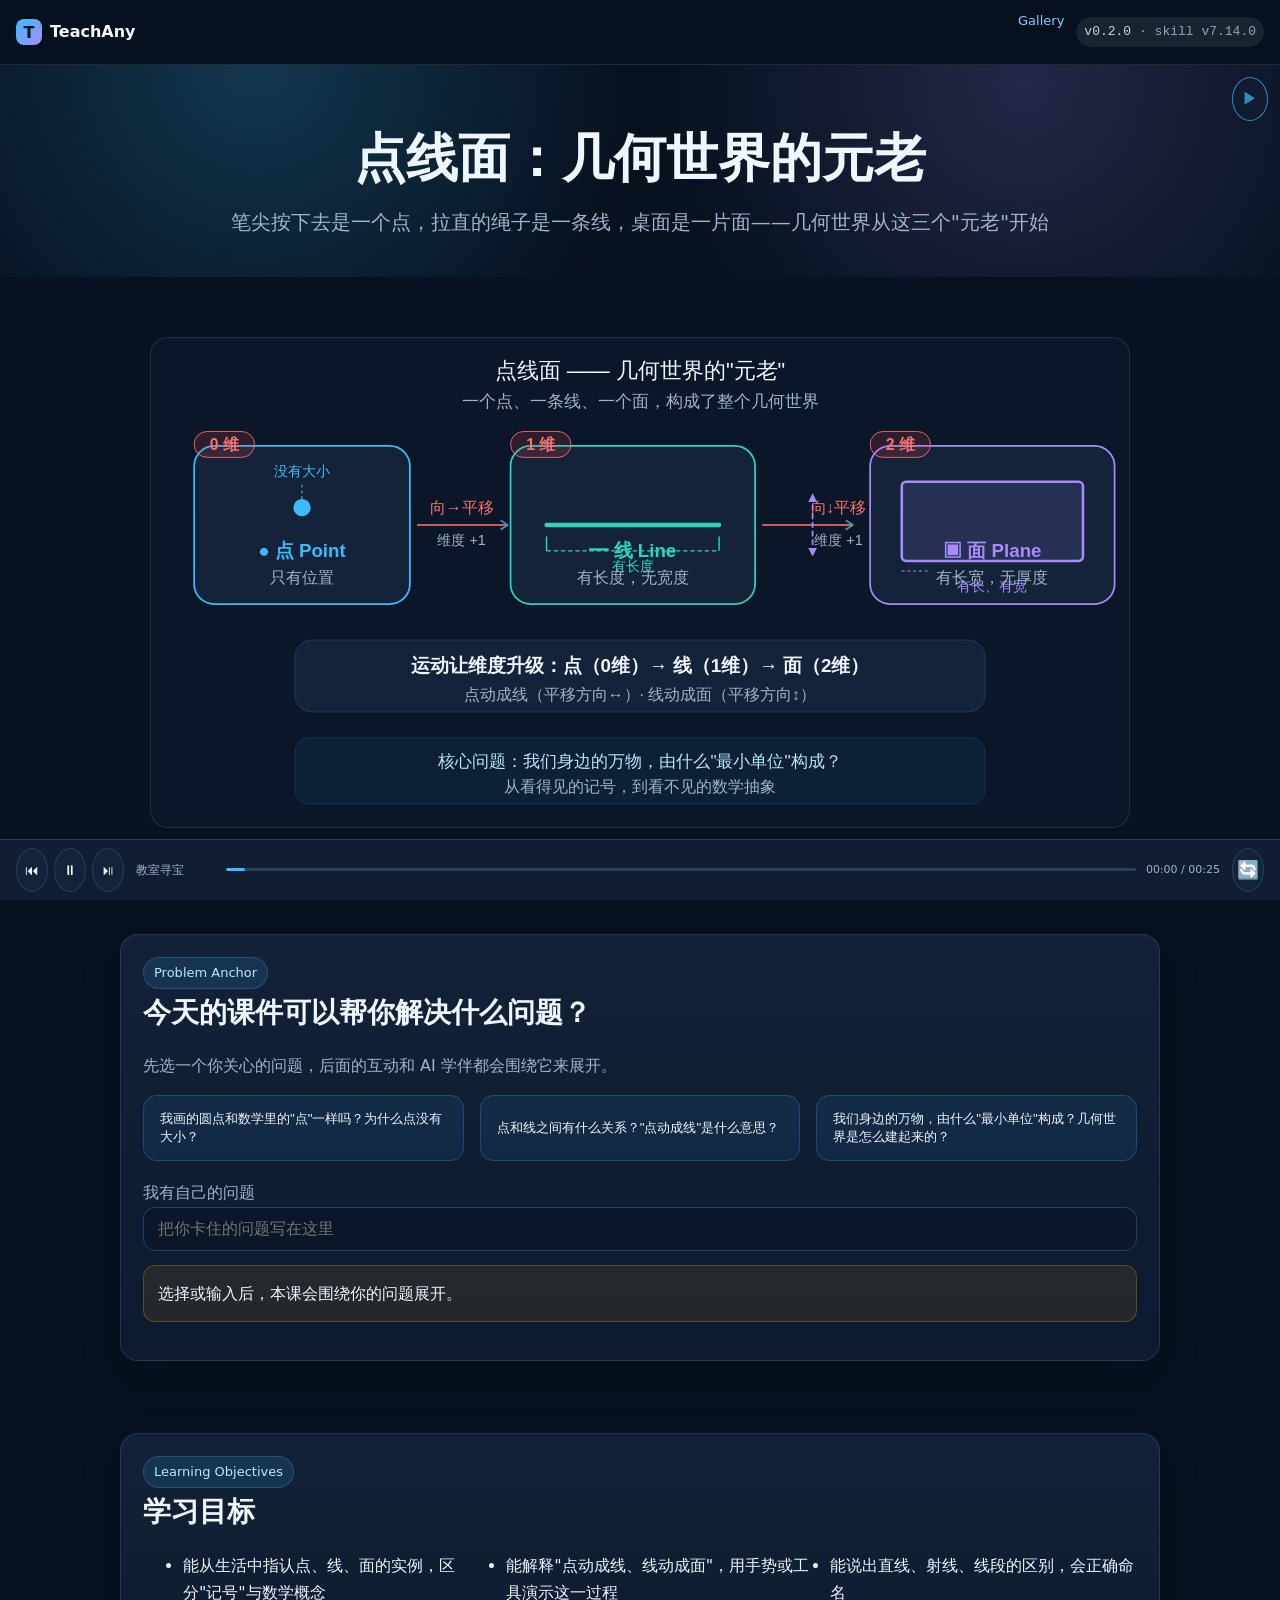
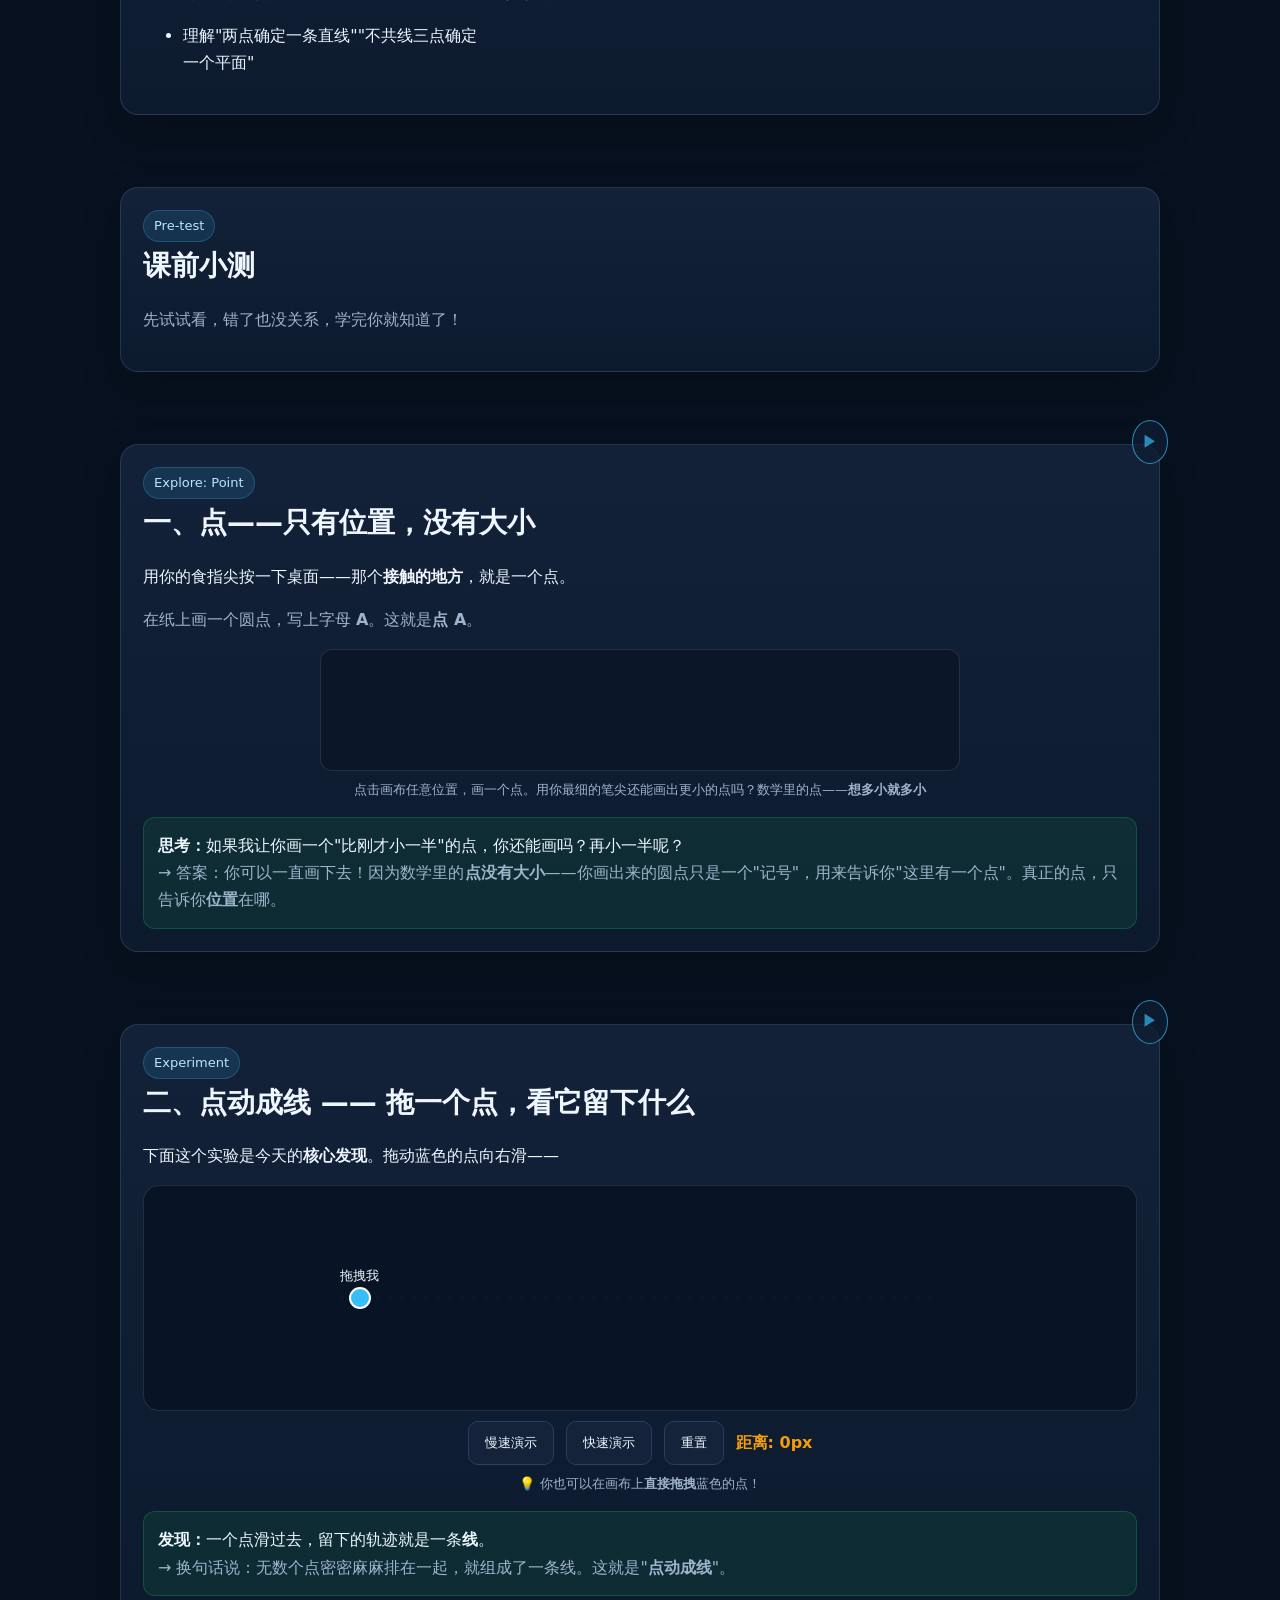
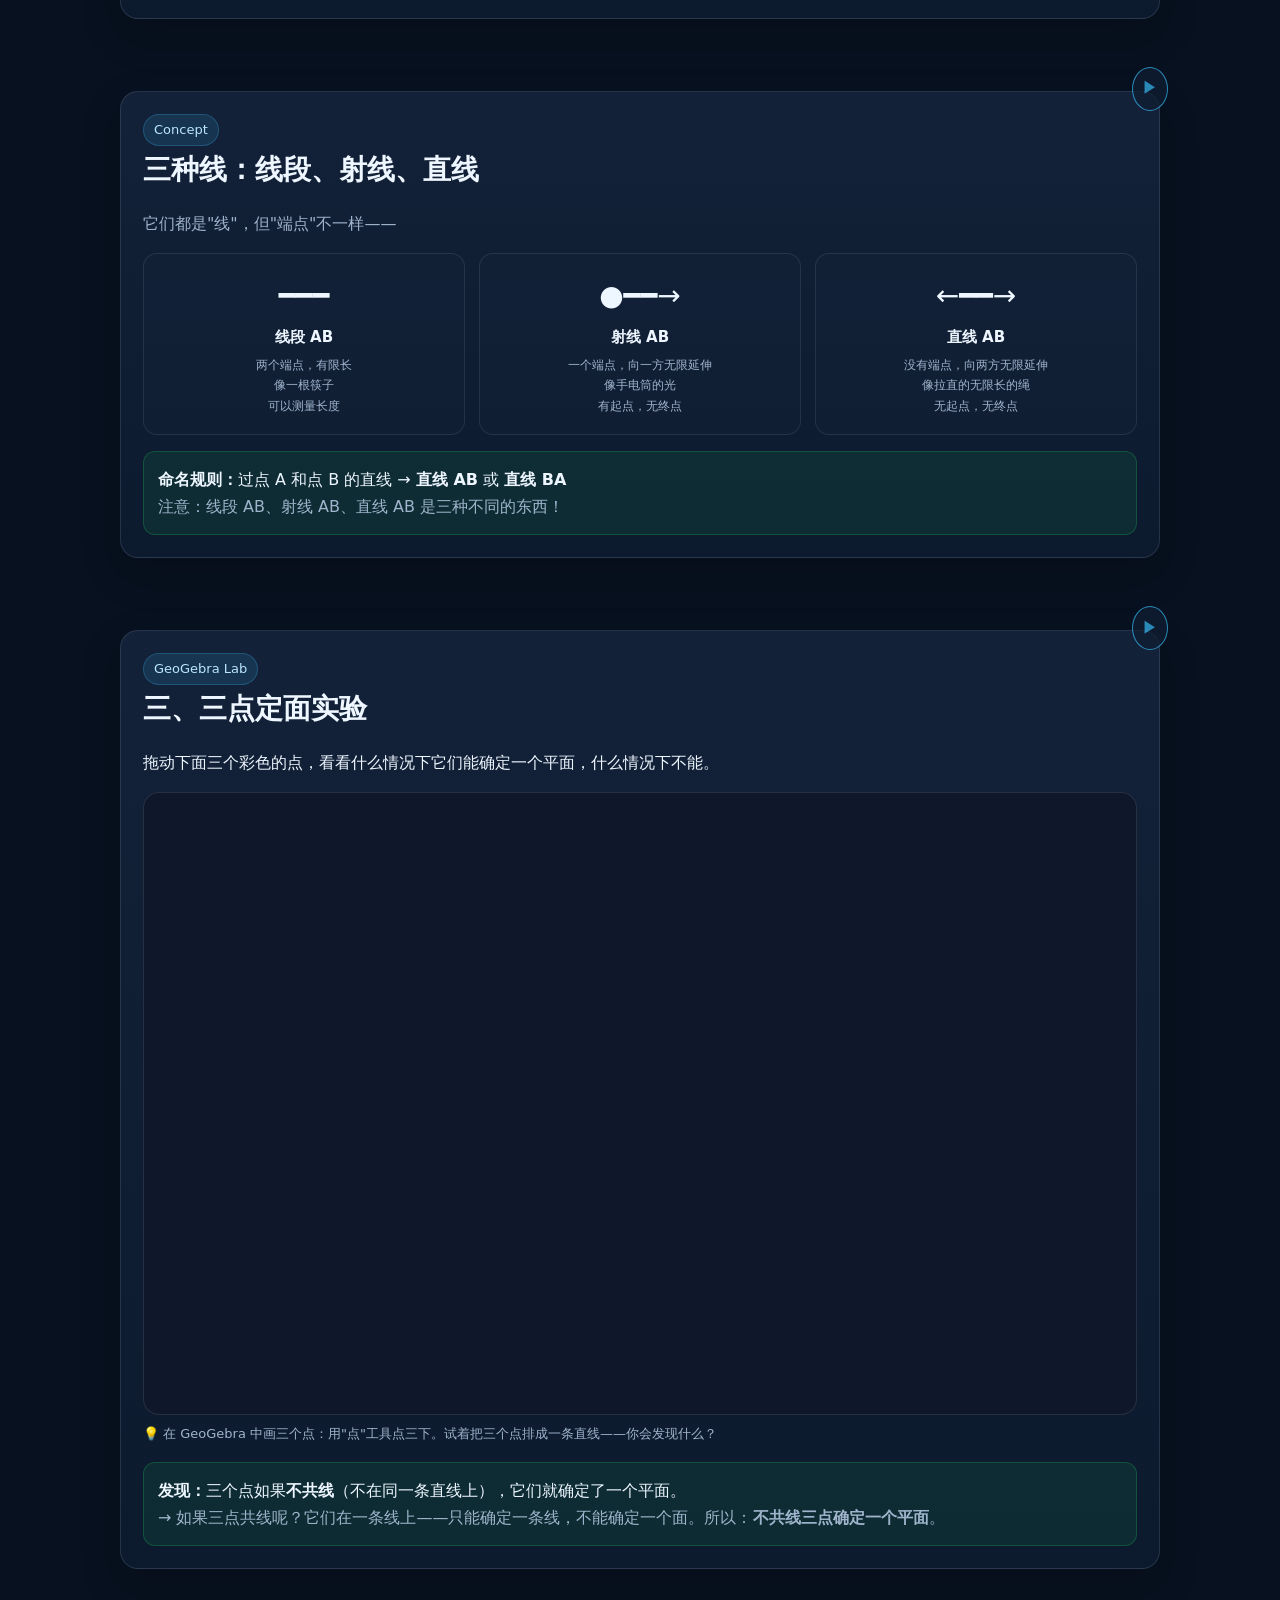
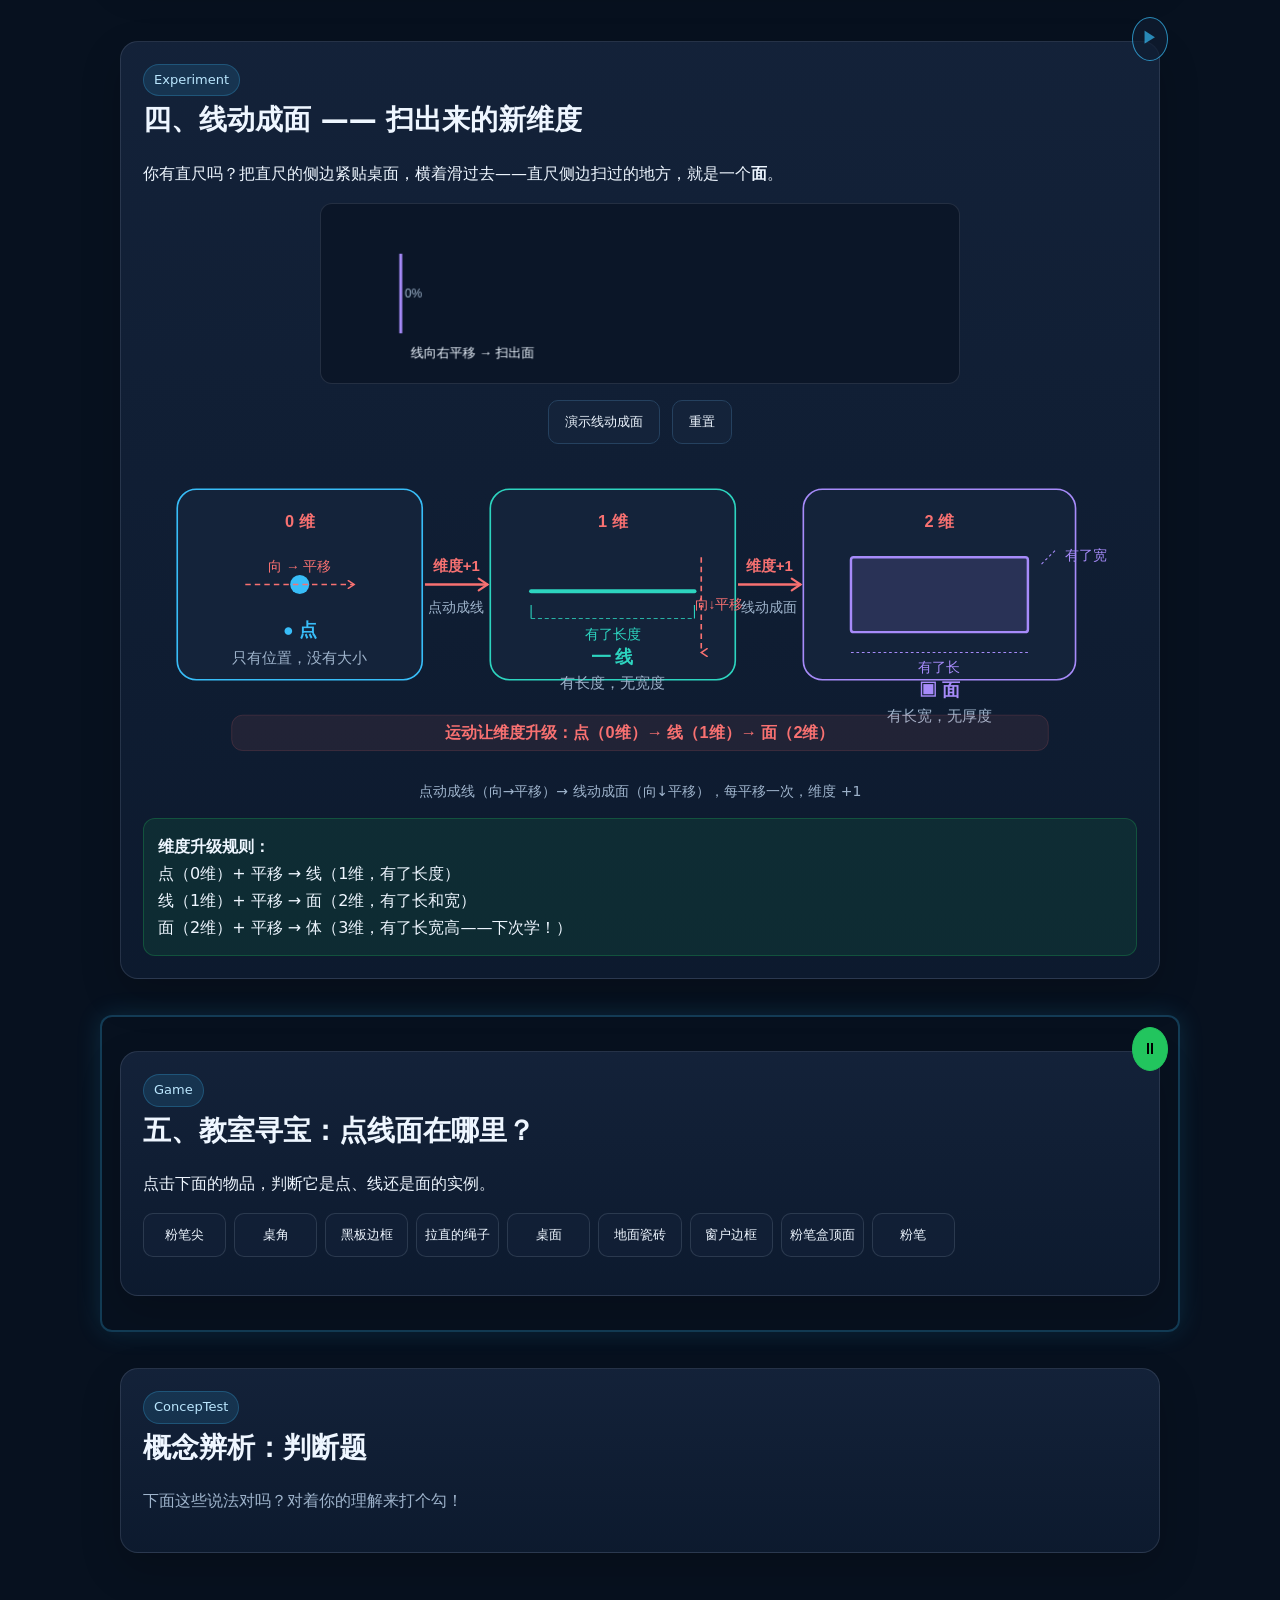
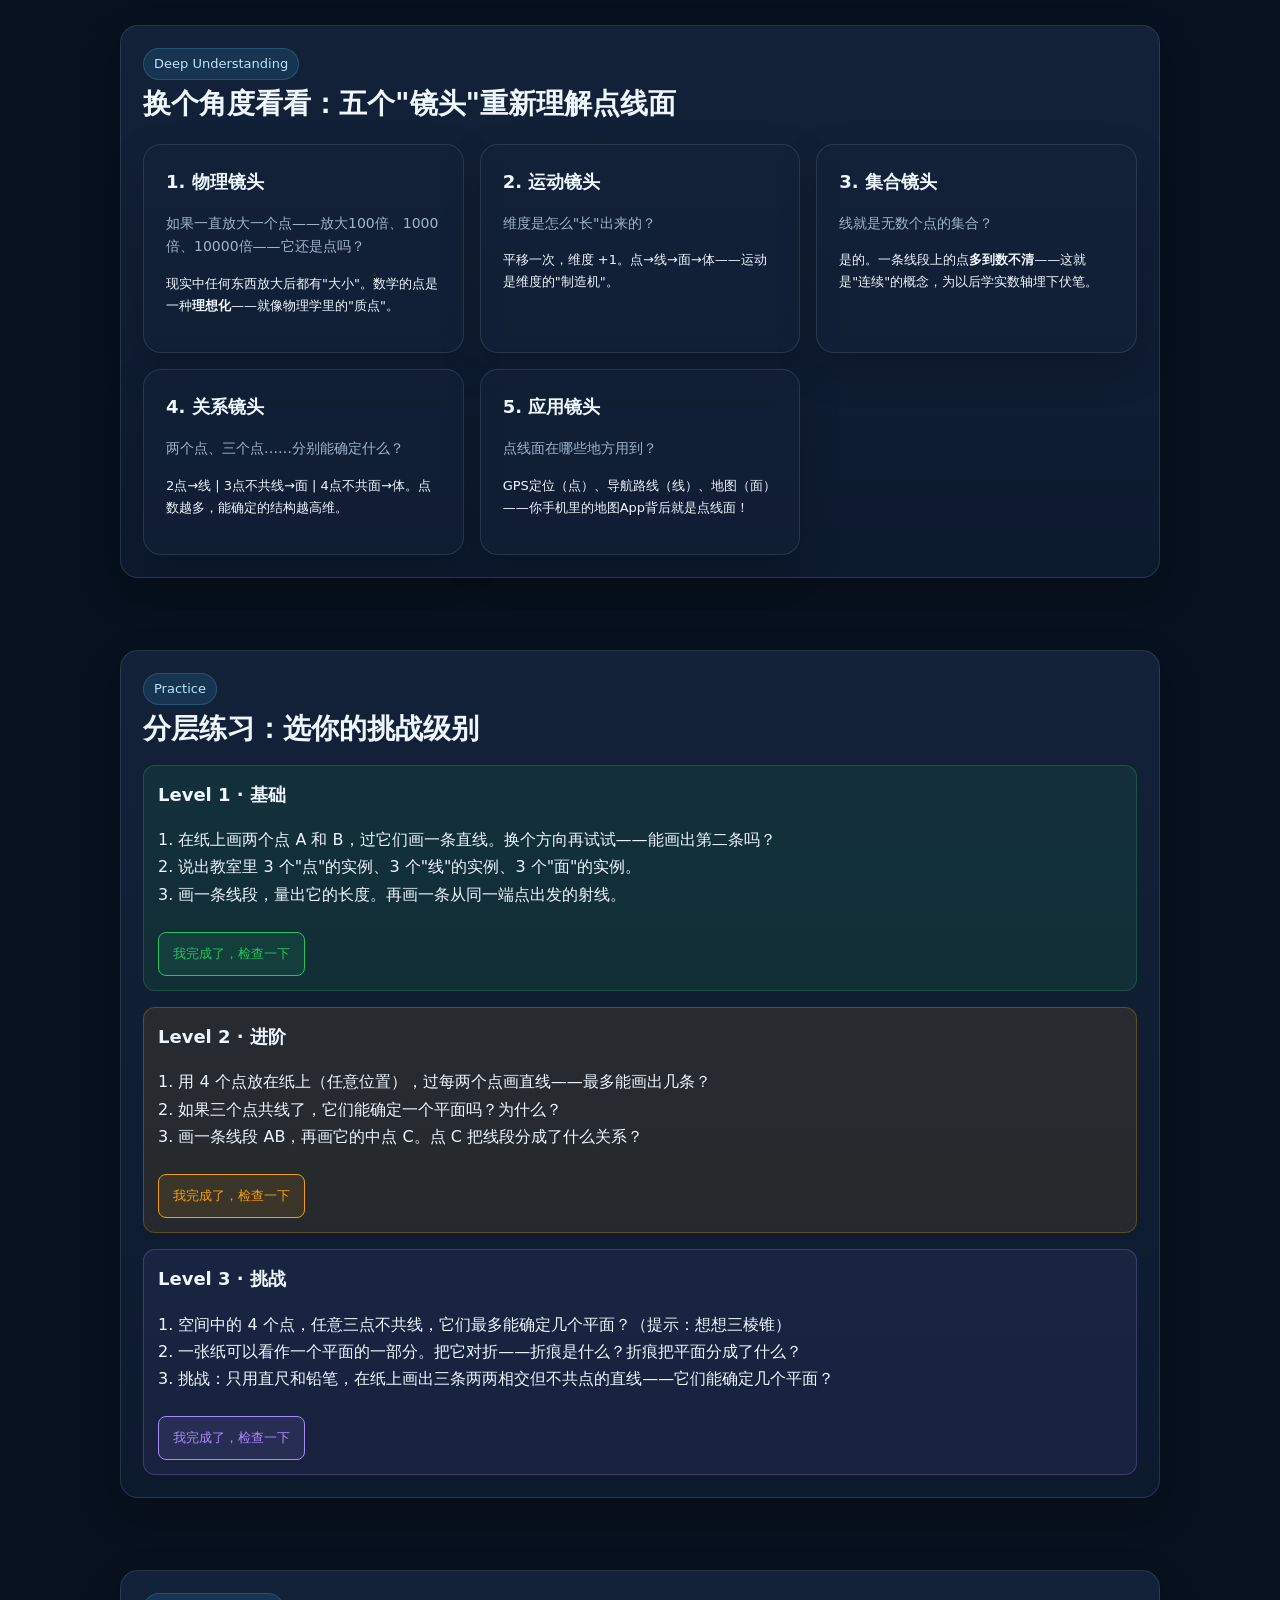
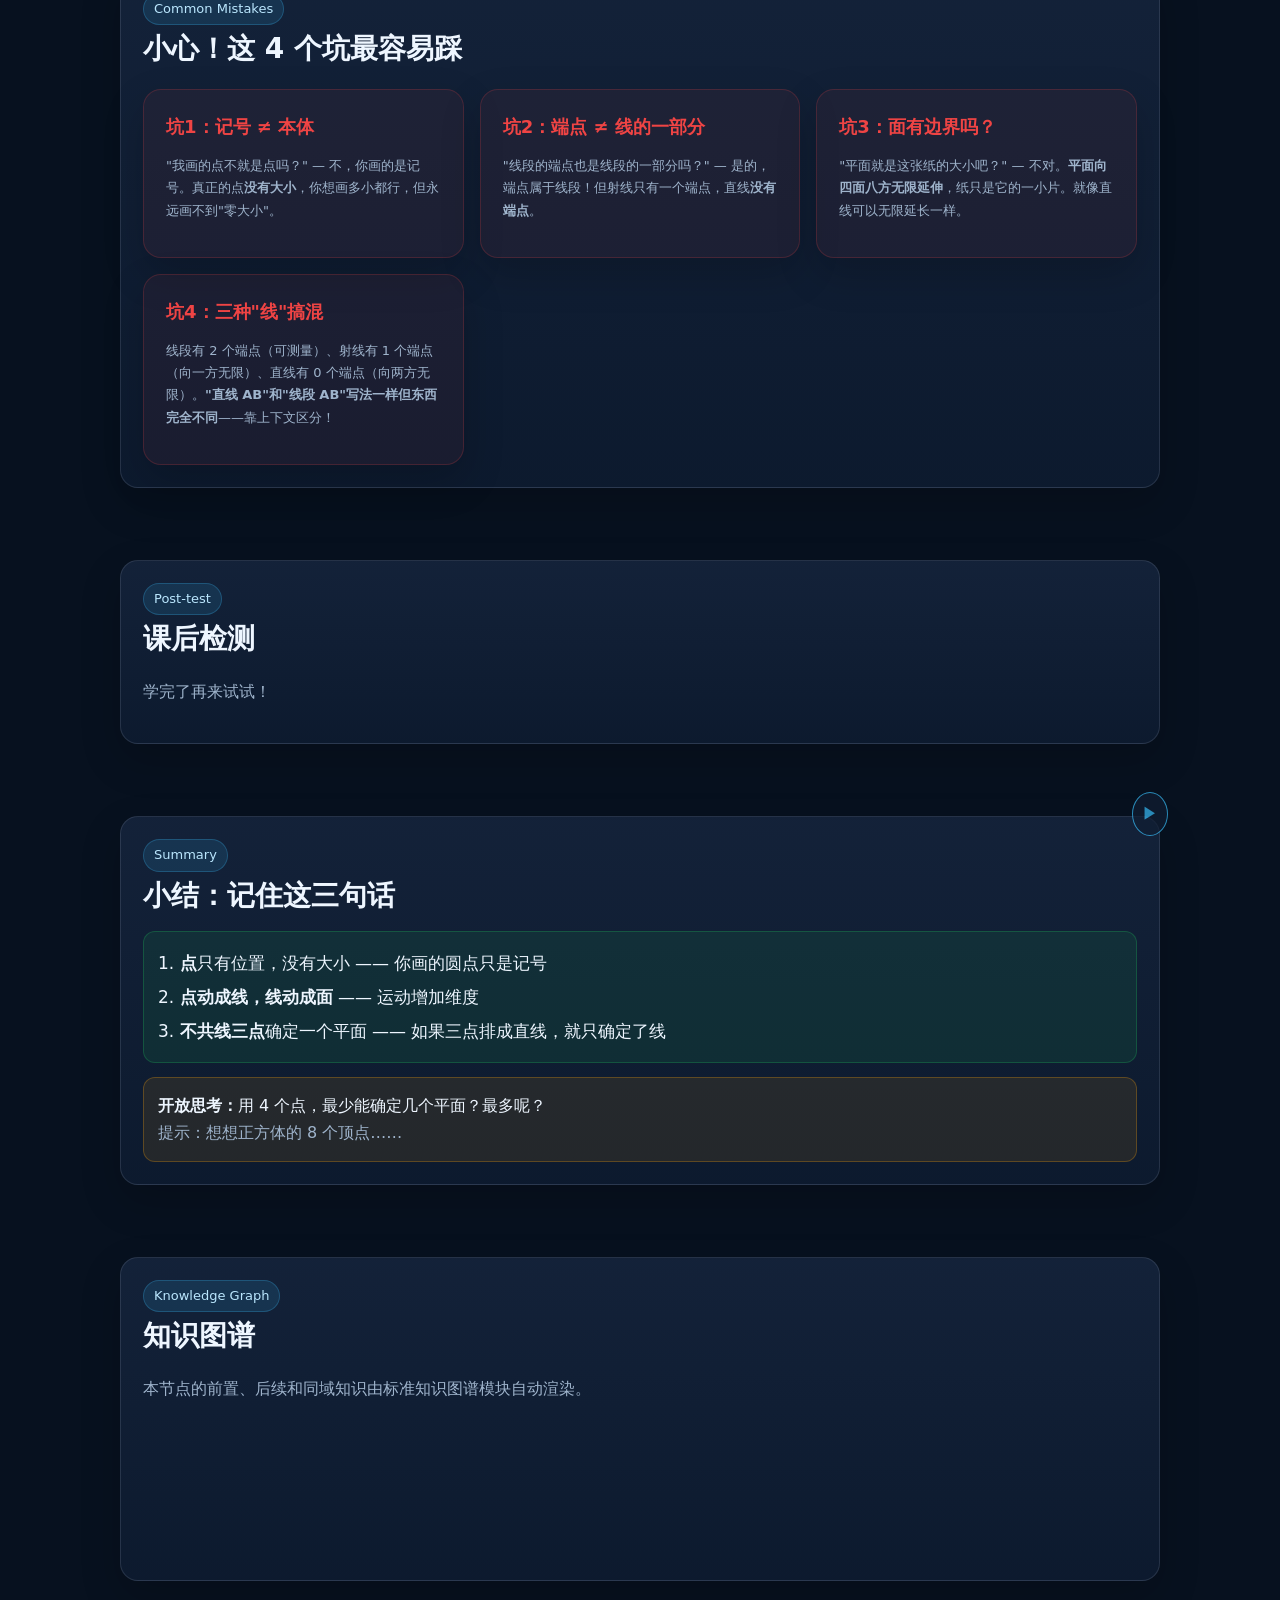
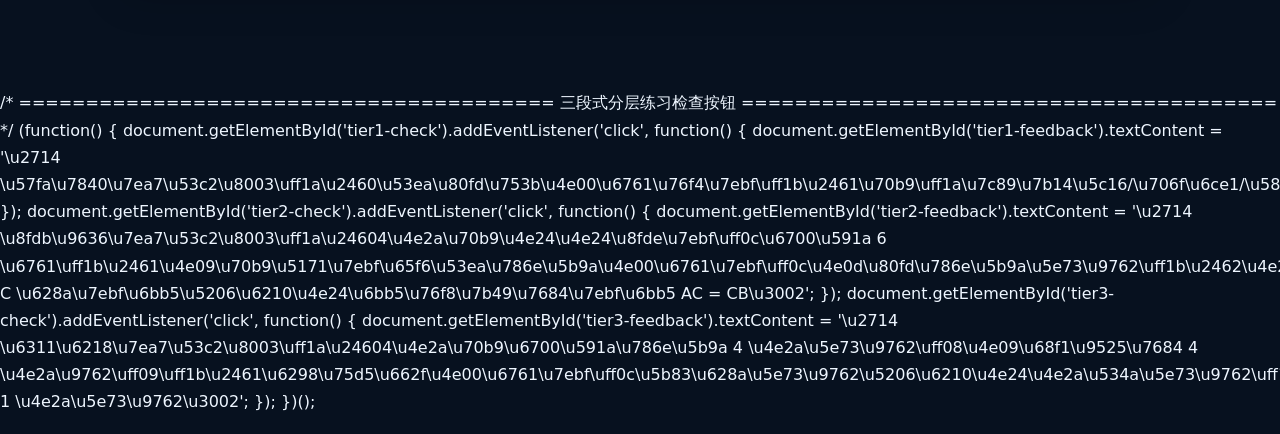
<file: point-line-plane/index.html>
<!doctype html>
<html lang="zh-CN">
<head>
<meta charset="utf-8">
<meta name="viewport" content="width=device-width, initial-scale=1.0, viewport-fit=cover">
<title>点线面：几何世界的元老</title>
<meta name="description" content="小学三年级几何入门探究课。点动成线、线动成面——从看得见的记号到看不见的数学抽象。">

<meta name="course-id" content="point-line-plane">
<meta name="course-title" content="点线面：几何世界的元老">
<meta name="course-subject" content="math">
<meta name="course-grade" content="elementary-3">
<meta name="course-prereqs" content="">
<meta name="course-next" content="">
<meta name="course-version" content="0.2.0">
<meta name="teachany-version" content="7.14.0">
<meta name="teachany-node" content="math-g1-point-line-plane">
<meta name="teachany-subject" content="math">
<meta name="teachany-grade" content="3">
<meta name="teachany-stage" content="elementary">
<meta name="teachany-domain" content="geometry">
<meta name="teachany-prerequisites" content="">
<meta name="teachany-lesson-type" content="inquiry-project">
<meta name="teachany-free-mode" content="true">

<link rel="stylesheet" href="../scripts/ai-tutor.css">
<link rel="stylesheet" href="../scripts/teachany-tutor-card.css">
<link rel="stylesheet" href="../scripts/teachany-tts-narrator.css">
<link rel="stylesheet" href="../scripts/teachany-section-hints.css">
<link rel="stylesheet" href="../scripts/teachany-knowledge-graph.css">
<link rel="stylesheet" href="../scripts/teachany-audio-player.css">

<style>
:root {
  --bg: #07111f;
  --panel: #101d32;
  --card: #14233a;
  --line: #25415f;
  --text: #eef6ff;
  --muted: #9fb4cc;
  --brand: #38bdf8;
  --brand-2: #a78bfa;
  --ok: #22c55e;
  --warn: #f59e0b;
  --safe-top: env(safe-area-inset-top);
  --safe-bottom: env(safe-area-inset-bottom);
}
* { box-sizing: border-box; }
html, body { margin: 0; max-width: 100%; overflow-x: hidden; scroll-behavior: smooth; }
body {
  padding-top: var(--safe-top);
  padding-bottom: calc(18px + var(--safe-bottom));
  background: var(--bg);
  color: var(--text);
  font-family: -apple-system, BlinkMacSystemFont, "PingFang SC", "Source Han Sans SC", system-ui, sans-serif;
  line-height: 1.7;
  font-size: 16px;
}
a { color: #7dd3fc; }
button, a, input, select, textarea { min-height: 44px; }
img, video, canvas, svg { max-width: 100%; height: auto; }
.teachany-brand-bar {
  position: sticky;
  top: 0;
  z-index: 50;
  display: flex;
  align-items: center;
  justify-content: space-between;
  gap: 12px;
  padding: 10px 16px;
  background: rgba(7, 17, 31, .92);
  backdrop-filter: blur(10px);
  border-bottom: 1px solid rgba(148, 163, 184, .18);
}
.brand-logo { display: flex; align-items: center; gap: 8px; color: #f8fafc; text-decoration: none; font-weight: 800; }
.brand-mark { display: inline-grid; place-items: center; width: 26px; height: 26px; border-radius: 8px; background: linear-gradient(135deg, var(--brand), var(--brand-2)); color: #07111f; font-weight: 900; }
.brand-right { display: flex; align-items: center; gap: 12px; font-size: 13px; }
.brand-link { text-decoration: none; }
.brand-version { color: #cbd5e1; font-family: ui-monospace, SFMono-Regular, Menlo, monospace; background: rgba(255,255,255,.08); padding: 4px 8px; border-radius: 999px; }
.brand-skill-version { color: #94a3b8; }
.hero {
  padding: 64px 20px 38px;
  text-align: center;
  background: radial-gradient(circle at 20% 0%, rgba(56,189,248,.22), transparent 36%), radial-gradient(circle at 80% 10%, rgba(167,139,250,.18), transparent 34%);
}
h1 { font-size: clamp(28px, 6vw, 52px); line-height: 1.15; margin: 0 auto 16px; max-width: 960px; }
.subtitle { color: var(--muted); font-size: clamp(16px, 2.8vw, 20px); max-width: 860px; margin: 0 auto; }
.section { max-width: 1080px; margin: 0 auto; padding: 36px 20px; }
.card { background: linear-gradient(180deg, rgba(20,35,58,.96), rgba(13,27,47,.96)); border: 1px solid rgba(148,163,184,.18); border-radius: 18px; padding: 22px; box-shadow: 0 16px 40px rgba(0,0,0,.18); }
.grid, .objectives { display: grid; grid-template-columns: repeat(auto-fit, minmax(240px, 1fr)); gap: 16px; }
.choice { width: 100%; text-align: left; border: 1px solid rgba(56,189,248,.24); border-radius: 14px; background: rgba(56,189,248,.08); color: var(--text); padding: 14px 16px; cursor: pointer; }
.choice.selected { border-color: var(--brand); box-shadow: 0 0 0 3px rgba(56,189,248,.18); }
input, textarea { width: 100%; border-radius: 12px; border: 1px solid var(--line); background: #0b1628; color: var(--text); padding: 12px 14px; font-size: 16px; }
.phase-tag { display: inline-flex; align-items: center; gap: 6px; color: #bae6fd; background: rgba(56,189,248,.12); border: 1px solid rgba(56,189,248,.25); border-radius: 999px; padding: 4px 10px; font-size: 13px; }
.ta-standard-figure { margin: 24px auto 0; max-width: 980px; }
.ta-standard-figure img { display: block; width: 100%; border-radius: 18px; border: 1px solid rgba(148,163,184,.18); background: #0b1628; }
.ta-standard-figure figcaption { margin-top: 10px; color: var(--muted); font-size: 14px; text-align: center; }
.canvas-wrap { overflow: auto; background: #081426; border: 1px solid rgba(148,163,184,.18); border-radius: 16px; padding: 12px; }
.result { padding: 14px; border-radius: 12px; background: rgba(34,197,94,.1); border: 1px solid rgba(34,197,94,.25); }
.warn { background: rgba(245,158,11,.1); border-color: rgba(245,158,11,.28); }
.quiz-option {
  display: block;
  width: 100%;
  text-align: left;
  padding: 12px 16px;
  margin: 8px 0;
  border: 1px solid rgba(148,163,184,.2);
  border-radius: 12px;
  background: rgba(20,35,58,.6);
  color: var(--text);
  cursor: pointer;
  font-size: 15px;
  transition: border-color .2s;
}
.quiz-option:hover { border-color: var(--brand); }
.quiz-option.correct { border-color: var(--ok); background: rgba(34,197,94,.12); }
.quiz-option.wrong { border-color: #ef4444; background: rgba(239,68,68,.1); }
.quiz-option:disabled { cursor: default; }
.quiz-feedback { margin-top: 10px; font-size: 14px; }
.geogebra-wrap {
  position: relative;
  width: 100%;
  padding-top: 62.5%;
  border-radius: 16px;
  overflow: hidden;
  background: #0f172a;
  border: 1px solid rgba(148,163,184,.18);
}
.geogebra-wrap iframe {
  position: absolute;
  top: 0; left: 0;
  width: 100%; height: 100%;
  border: 0;
}
.hint-text { font-size: 13px; color: var(--muted); margin-top: 8px; }
.inline-demo { margin: 16px 0; }
.treasure-grid { display: grid; grid-template-columns: repeat(auto-fill, minmax(80px, 1fr)); gap: 8px; margin-top: 16px; }
.treasure-item {
  padding: 10px 8px;
  border-radius: 10px;
  border: 1px solid rgba(148,163,184,.2);
  background: rgba(20,35,58,.5);
  text-align: center;
  cursor: pointer;
  font-size: 13px;
  transition: all .15s;
}
.treasure-item:hover { border-color: var(--brand); background: rgba(56,189,248,.1); }
.treasure-item.found-point { border-color: var(--brand); background: rgba(56,189,248,.15); }
.treasure-item.found-line { border-color: var(--teal-600, #1D9E75); background: rgba(29,158,117,.12); }
.treasure-item.found-plane { border-color: var(--purple-600, #534AB7); background: rgba(83,74,183,.12); }
.dimension-cards { display: grid; grid-template-columns: repeat(3, 1fr); gap: 16px; margin: 20px 0; }
.dim-card { text-align: center; padding: 28px 16px; border-radius: 16px; border: 1px solid rgba(148,163,184,.18); background: rgba(20,35,58,.6); }
.dim-card .dim-icon { font-size: 36px; margin-bottom: 8px; }
.dim-card .dim-name { font-size: 18px; font-weight: 600; margin-bottom: 4px; }
.dim-card .dim-desc { font-size: 13px; color: var(--muted); }
.line-types { display: grid; grid-template-columns: repeat(3, 1fr); gap: 14px; margin-top: 16px; }
.line-type-card { text-align: center; padding: 18px 12px; border-radius: 14px; border: 1px solid rgba(148,163,184,.15); background: rgba(20,35,58,.4); }
.line-type-card .lt-icon { font-size: 28px; margin-bottom: 6px; }
.line-type-card .lt-name { font-weight: 600; font-size: 15px; margin-bottom: 4px; }
.line-type-card .lt-desc { font-size: 12px; color: var(--muted); }
h2 { font-size: clamp(22px, 4vw, 28px); margin: 0 0 12px; }
h3 { font-size: 18px; margin: 0 0 8px; }
@media (max-width: 600px) {
  .teachany-brand-bar { padding: 8px 12px; }
  .brand-name { display: none; }
  .brand-right { gap: 8px; font-size: 12px; }
  .hero { padding: 42px 16px 28px; }
  .section { padding: 26px 16px; }
  .grid, .objectives { grid-template-columns: 1fr !important; }
  .card { padding: 18px; border-radius: 16px; }
  .dimension-cards, .line-types { grid-template-columns: 1fr; }
  h2 { font-size: 22px; }
  canvas.wide-canvas { min-width: 560px; }
}
</style>
</head>
<body>
<div class="teachany-brand-bar">
  <a class="brand-logo" href="https://weponusa.github.io/teachany/" aria-label="TeachAny Gallery">
    <span class="brand-mark">T</span><span class="brand-name">TeachAny</span>
  </a>
  <div class="brand-right">
    <a class="brand-link" href="https://weponusa.github.io/teachany/">Gallery</a>
    <span class="brand-version">v<span id="course-version-display">0.1.0</span><span class="brand-skill-version"> · skill v<span id="skill-version-display">7.14.0</span></span></span>
  </div>
</div>

<header class="hero" id="hero" data-tts="s01-hero" data-tsh="开场 - 从身边的几何开始思考">
  <h1>点线面：几何世界的元老</h1>
  <p class="subtitle">笔尖按下去是一个点，拉直的绳子是一条线，桌面是一片面——几何世界从这三个"元老"开始</p>
</header>

<section class="section" id="hero-infographic" data-tsh="知识结构主图 - 先看完整学习地图">
  <figure class="ta-standard-figure">
    <img class="hero-cover-img" src="./assets/hero-infographic.svg" onerror="this.src='./assets/hero-infographic.svg'" alt="点线面知识结构：0维的点、1维的线、2维的面，点动成线，线动成面">
    <figcaption>点（0维）→ 线（1维）→ 面（2维）：运动让维度升级</figcaption>
  </figure>
</section>

<div id="audio-config" data-teachany-audio hidden>
  <script type="application/json" data-teachany-audio-playlist>
[
  {"id":"s01-hero","src":"tts/s01-hero.mp3","label":"开场引入","target":"hero"},
  {"id":"s02-point","src":"tts/s02-point.mp3","label":"认识点","target":"what-is-point"},
  {"id":"s03-point-to-line","src":"tts/s03-point-to-line.mp3","label":"点动成线","target":"point-to-line","syncConfig":{"type":"canvas-step","canvasId":"canvas-point-motion","totalSteps":3}},
  {"id":"s04-three-line-types","src":"tts/s04-three-line-types.mp3","label":"三种线","target":"three-line-types"},
  {"id":"s05-geogebra","src":"tts/s05-geogebra-3points.mp3","label":"GeoGebra实验","target":"geogebra-3points"},
  {"id":"s06-line-to-plane","src":"tts/s06-line-to-plane.mp3","label":"线动成面","target":"line-to-plane","syncConfig":{"type":"timeline-events","canvasId":"canvas-line-sweep","events":[{"t":0,"action":"startSweep"}]}},
  {"id":"s07-treasure","src":"tts/s07-treasure-hunt.mp3","label":"教室寻宝","target":"classroom-treasure"},
  {"id":"s08-summary","src":"tts/s08-summary.mp3","label":"课堂小结","target":"summary"}
]
  </script>
</div>

<section id="problem-anchor" class="section" data-tts="problem-anchor" data-tsh="问题锚点 - 先确定你今天想解决的问题">
  <div class="card">
    <span class="phase-tag">Problem Anchor</span>
    <h2>今天的课件可以帮你解决什么问题？</h2>
    <p style="color:var(--muted)">先选一个你关心的问题，后面的互动和 AI 学伴都会围绕它来展开。</p>
    <div class="grid" id="problem-anchor-choices">
      <button class="choice" data-anchor-choice="我画的圆点和数学里的"点"一样吗？为什么点没有大小？">我画的圆点和数学里的"点"一样吗？为什么点没有大小？</button>
      <button class="choice" data-anchor-choice="点和线之间有什么关系？"点动成线"是什么意思？">点和线之间有什么关系？"点动成线"是什么意思？</button>
      <button class="choice" data-anchor-choice="我们身边的万物，由什么"最小单位"构成？几何世界是怎么建起来的？">我们身边的万物，由什么"最小单位"构成？几何世界是怎么建起来的？</button>
    </div>
    <label style="display:block;margin-top:18px;color:var(--muted)">我有自己的问题
      <input id="learner-question-input" placeholder="把你卡住的问题写在这里">
    </label>
    <p id="anchor-feedback" class="result warn" style="margin-top:14px">选择或输入后，本课会围绕你的问题展开。</p>
  </div>
</section>

<section id="objectives" class="section" data-tts="objectives" data-tsh="学习目标">
  <div class="card">
    <span class="phase-tag">Learning Objectives</span>
    <h2>学习目标</h2>
    <ul class="objectives">
      <li>能从生活中指认点、线、面的实例，区分"记号"与数学概念</li>
      <li>能解释"点动成线、线动成面"，用手势或工具演示这一过程</li>
      <li>能说出直线、射线、线段的区别，会正确命名</li>
      <li>理解"两点确定一条直线""不共线三点确定一个平面"</li>
    </ul>
  </div>
</section>

<section class="section" id="pretest" data-tsh="前测 - 看看你对点线面了解多少">
  <div class="card">
    <span class="phase-tag">Pre-test</span>
    <h2>课前小测</h2>
    <p style="color:var(--muted)">先试试看，错了也没关系，学完你就知道了！</p>
    <div id="pretest-quiz"></div>
  </div>
</section>

<section class="section" id="what-is-point" data-tts="s02-point" data-tsh="认识点 - 从笔尖到记号到抽象">
  <div class="card">
    <span class="phase-tag">Explore: Point</span>
    <h2>一、点——只有位置，没有大小</h2>
    <p>用你的食指尖按一下桌面——那个<strong>接触的地方</strong>，就是一个点。</p>
    <p style="color:var(--muted)">在纸上画一个圆点，写上字母 <strong>A</strong>。这就是<strong>点 A</strong>。</p>

    <div class="inline-demo">
      <canvas id="canvas-point-demo" width="640" height="120" style="display:block;width:100%;max-width:640px;margin:0 auto;border-radius:12px;background:#0b1628;border:1px solid rgba(148,163,184,.18)"></canvas>
      <p class="hint-text" style="text-align:center">点击画布任意位置，画一个点。用你最细的笔尖还能画出更小的点吗？数学里的点——<strong>想多小就多小</strong></p>
    </div>

    <div class="result" style="margin-top:16px">
      <strong>思考：</strong>如果我让你画一个"比刚才小一半"的点，你还能画吗？再小一半呢？<br>
      <span style="color:var(--muted)">→ 答案：你可以一直画下去！因为数学里的<strong>点没有大小</strong>——你画出来的圆点只是一个"记号"，用来告诉你"这里有一个点"。真正的点，只告诉你<strong>位置</strong>在哪。</span>
    </div>
  </div>
</section>

<section class="section" id="point-to-line" data-tts="s03-point-to-line" data-tsh="点动成线 - 拖一个点，看它画出什么">
  <div class="card">
    <span class="phase-tag">Experiment</span>
    <h2>二、点动成线 —— 拖一个点，看它留下什么</h2>
    <p>下面这个实验是今天的<strong>核心发现</strong>。拖动蓝色的点向右滑——</p>

    <div class="canvas-wrap">
      <canvas id="canvas-point-motion" width="720" height="200" class="wide-canvas" style="display:block;margin:0 auto;touch-action:none"></canvas>
    </div>
    <div style="display:flex;justify-content:center;gap:12px;margin-top:10px;flex-wrap:wrap">
      <button id="btn-move-slow" style="padding:8px 16px;border-radius:10px;border:1px solid var(--line);background:var(--card);color:var(--text);cursor:pointer">慢速演示</button>
      <button id="btn-move-fast" style="padding:8px 16px;border-radius:10px;border:1px solid var(--line);background:var(--card);color:var(--text);cursor:pointer">快速演示</button>
      <button id="btn-move-reset" style="padding:8px 16px;border-radius:10px;border:1px solid var(--line);background:var(--card);color:var(--text);cursor:pointer">重置</button>
      <span id="point-motion-dist" style="line-height:44px;color:var(--warn);font-weight:600">距离: 0</span>
    </div>
    <p class="hint-text" style="text-align:center;margin-top:8px">💡 你也可以在画布上<strong>直接拖拽</strong>蓝色的点！</p>

    <div class="result" style="margin-top:16px">
      <strong>发现：</strong>一个点滑过去，留下的轨迹就是一条<strong>线</strong>。<br>
      <span style="color:var(--muted)">→ 换句话说：无数个点密密麻麻排在一起，就组成了一条线。这就是"<strong>点动成线</strong>"。</span>
    </div>
  </div>
</section>

<section class="section" id="three-line-types" data-tts="s04-three-line-types" data-tsh="三种线 - 线段、射线、直线">
  <div class="card">
    <span class="phase-tag">Concept</span>
    <h2>三种线：线段、射线、直线</h2>
    <p style="color:var(--muted)">它们都是"线"，但"端点"不一样——</p>

    <div class="line-types">
      <div class="line-type-card">
        <div class="lt-icon">━━━</div>
        <div class="lt-name">线段 AB</div>
        <div class="lt-desc">两个端点，有限长<br>像一根筷子<br>可以测量长度</div>
      </div>
      <div class="line-type-card">
        <div class="lt-icon">●━━→</div>
        <div class="lt-name">射线 AB</div>
        <div class="lt-desc">一个端点，向一方无限延伸<br>像手电筒的光<br>有起点，无终点</div>
      </div>
      <div class="line-type-card">
        <div class="lt-icon">←━━→</div>
        <div class="lt-name">直线 AB</div>
        <div class="lt-desc">没有端点，向两方无限延伸<br>像拉直的无限长的绳<br>无起点，无终点</div>
      </div>
    </div>

    <div class="result" style="margin-top:16px">
      <strong>命名规则：</strong>过点 A 和点 B 的直线 → <strong>直线 AB</strong> 或 <strong>直线 BA</strong><br>
      <span style="color:var(--muted)">注意：线段 AB、射线 AB、直线 AB 是三种不同的东西！</span>
    </div>
  </div>
</section>

<section class="section" id="geogebra-3points" data-tts="s05-geogebra" data-tsh="GeoGebra 实验 - 三点能确定一个平面吗？">
  <div class="card">
    <span class="phase-tag">GeoGebra Lab</span>
    <h2>三、三点定面实验</h2>
    <p>拖动下面三个彩色的点，看看什么情况下它们能确定一个平面，什么情况下不能。</p>

    <div class="geogebra-wrap">
      <iframe
        src="https://www.geogebra.org/geometry?lang=zh_CN"
        style="position:absolute;top:0;left:0;width:100%;height:100%;border:0"
        allowfullscreen
        loading="lazy"
        sandbox="allow-scripts allow-same-origin">
      </iframe>
    </div>
    <p class="hint-text">💡 在 GeoGebra 中画三个点：用"点"工具点三下。试着把三个点排成一条直线——你会发现什么？</p>

    <div class="result" style="margin-top:16px">
      <strong>发现：</strong>三个点如果<strong>不共线</strong>（不在同一条直线上），它们就确定了一个平面。<br>
      <span style="color:var(--muted)">→ 如果三点共线呢？它们在一条线上——只能确定一条线，不能确定一个面。所以：<strong>不共线三点确定一个平面</strong>。</span>
    </div>
  </div>
</section>

<section class="section" id="line-to-plane" data-tts="s06-line-to-plane" data-tsh="线动成面 - 一条线平移扫出一个面">
  <div class="card">
    <span class="phase-tag">Experiment</span>
    <h2>四、线动成面 —— 扫出来的新维度</h2>
    <p>你有直尺吗？把直尺的侧边紧贴桌面，横着滑过去——直尺侧边扫过的地方，就是一个<strong>面</strong>。</p>

    <div class="inline-demo">
      <canvas id="canvas-line-sweep" width="640" height="180" style="display:block;width:100%;max-width:640px;margin:0 auto;border-radius:12px;background:#0b1628;border:1px solid rgba(148,163,184,.18)"></canvas>
    </div>
    <div style="display:flex;justify-content:center;gap:12px;margin-top:10px">
      <button id="btn-sweep-demo" style="padding:8px 16px;border-radius:10px;border:1px solid var(--line);background:var(--card);color:var(--text);cursor:pointer">演示线动成面</button>
      <button id="btn-sweep-reset" style="padding:8px 16px;border-radius:10px;border:1px solid var(--line);background:var(--card);color:var(--text);cursor:pointer">重置</button>
    </div>

    <!-- 维度升级过程示意图 -->
    <figure class="ta-standard-figure" style="margin-top:18px">
      <svg viewBox="0 0 720 220" width="100%" role="img" xmlns="http://www.w3.org/2000/svg">
        <defs>
          <marker id="arrR" viewBox="0 0 10 10" refX="8" refY="5" markerWidth="6" markerHeight="6" orient="auto-start-reverse">
            <path d="M2 1L8 5L2 9" fill="none" stroke="#f87171" stroke-width="1.5" stroke-linecap="round"/>
          </marker>
          <marker id="arrD" viewBox="0 0 10 10" refX="5" refY="8" markerWidth="6" markerHeight="6" orient="auto-start-reverse">
            <path d="M1 2L5 8L9 2" fill="none" stroke="#f87171" stroke-width="1.5" stroke-linecap="round"/>
          </marker>
        </defs>

        <!-- 步骤1：点（0维） -->
        <g transform="translate(20,20)">
          <rect x="0" y="0" width="180" height="140" rx="14" fill="#14233a" stroke="#38bdf8" stroke-width="1.2"/>
          <text x="90" y="28" text-anchor="middle" font-family="sans-serif" font-size="12" fill="#f87171" font-weight="600">0 维</text>
          <circle cx="90" cy="70" r="7" fill="#38bdf8"/>
          <text x="90" y="108" text-anchor="middle" font-family="sans-serif" font-size="13" fill="#38bdf8" font-weight="600">● 点</text>
          <text x="90" y="128" text-anchor="middle" font-family="sans-serif" font-size="11" fill="#9fb4cc">只有位置，没有大小</text>
          <!-- 运动方向提示：向右的箭头 -->
          <line x1="50" y1="70" x2="130" y2="70" stroke="#f87171" stroke-width="1.2" marker-end="url(#arrR)" stroke-dasharray="4 3"/>
          <text x="90" y="60" text-anchor="middle" font-family="sans-serif" font-size="10" fill="#f87171">向 → 平移</text>
        </g>

        <!-- 连接箭头① -->
        <line x1="202" y1="90" x2="248" y2="90" stroke="#f87171" stroke-width="1.8" marker-end="url(#arrR)"/>
        <text x="225" y="80" text-anchor="middle" font-family="sans-serif" font-size="11" fill="#f87171" font-weight="600">维度+1</text>
        <text x="225" y="110" text-anchor="middle" font-family="sans-serif" font-size="10" fill="#9fb4cc">点动成线</text>

        <!-- 步骤2：线（1维） -->
        <g transform="translate(250,20)">
          <rect x="0" y="0" width="180" height="140" rx="14" fill="#14233a" stroke="#2dd4bf" stroke-width="1.2"/>
          <text x="90" y="28" text-anchor="middle" font-family="sans-serif" font-size="12" fill="#f87171" font-weight="600">1 维</text>
          <line x1="30" y1="75" x2="150" y2="75" stroke="#2dd4bf" stroke-width="3" stroke-linecap="round"/>
          <!-- 长度标注 -->
          <line x1="30" y1="95" x2="30" y2="85" stroke="#2dd4bf" stroke-width="0.8"/>
          <line x1="150" y1="95" x2="150" y2="85" stroke="#2dd4bf" stroke-width="0.8"/>
          <line x1="30" y1="95" x2="150" y2="95" stroke="#2dd4bf" stroke-width="0.6" stroke-dasharray="3 2"/>
          <text x="90" y="110" text-anchor="middle" font-family="sans-serif" font-size="10" fill="#2dd4bf">有了长度</text>
          <text x="90" y="128" text-anchor="middle" font-family="sans-serif" font-size="13" fill="#2dd4bf" font-weight="600">━ 线</text>
          <text x="90" y="146" text-anchor="middle" font-family="sans-serif" font-size="11" fill="#9fb4cc">有长度，无宽度</text>
          <!-- 运动方向提示：向下的箭头 -->
          <line x1="155" y1="50" x2="155" y2="120" stroke="#f87171" stroke-width="1.2" marker-end="url(#arrD)" stroke-dasharray="4 3"/>
          <text x="168" y="88" text-anchor="middle" font-family="sans-serif" font-size="10" fill="#f87171">向↓平移</text>
        </g>

        <!-- 连接箭头② -->
        <line x1="432" y1="90" x2="478" y2="90" stroke="#f87171" stroke-width="1.8" marker-end="url(#arrR)"/>
        <text x="455" y="80" text-anchor="middle" font-family="sans-serif" font-size="11" fill="#f87171" font-weight="600">维度+1</text>
        <text x="455" y="110" text-anchor="middle" font-family="sans-serif" font-size="10" fill="#9fb4cc">线动成面</text>

        <!-- 步骤3：面（2维） -->
        <g transform="translate(480,20)">
          <rect x="0" y="0" width="200" height="140" rx="14" fill="#14233a" stroke="#a78bfa" stroke-width="1.2"/>
          <text x="100" y="28" text-anchor="middle" font-family="sans-serif" font-size="12" fill="#f87171" font-weight="600">2 维</text>
          <rect x="35" y="50" width="130" height="55" rx="2" fill="rgba(167,139,250,0.14)" stroke="#a78bfa" stroke-width="1.8"/>
          <!-- 长标注 -->
          <line x1="35" y1="120" x2="165" y2="120" stroke="#a78bfa" stroke-width="0.8" stroke-dasharray="2 2"/>
          <text x="100" y="134" text-anchor="middle" font-family="sans-serif" font-size="10" fill="#a78bfa">有了长</text>
          <!-- 宽标注 -->
          <line x1="175" y1="55" x2="185" y2="45" stroke="#a78bfa" stroke-width="0.8" stroke-dasharray="2 2"/>
          <text x="192" y="52" text-anchor="start" font-family="sans-serif" font-size="10" fill="#a78bfa">有了宽</text>
          <text x="100" y="152" text-anchor="middle" font-family="sans-serif" font-size="13" fill="#a78bfa" font-weight="600">▣ 面</text>
          <text x="100" y="170" text-anchor="middle" font-family="sans-serif" font-size="11" fill="#9fb4cc">有长宽，无厚度</text>
        </g>

        <!-- 底部总结 -->
        <rect x="60" y="186" width="600" height="26" rx="8" fill="rgba(248,113,113,0.08)" stroke="rgba(248,113,113,0.2)" stroke-width="0.6"/>
        <text x="360" y="203" text-anchor="middle" font-family="sans-serif" font-size="12" fill="#f87171" font-weight="600">运动让维度升级：点（0维）→ 线（1维）→ 面（2维）</text>
      </svg>
      <figcaption>点动成线（向→平移）→ 线动成面（向↓平移），每平移一次，维度 +1</figcaption>
    </figure>

    <div class="result" style="margin-top:14px">
      <strong>维度升级规则：</strong><br>
      点（0维）+ 平移 → 线（1维，有了长度）<br>
      线（1维）+ 平移 → 面（2维，有了长和宽）<br>
      面（2维）+ 平移 → 体（3维，有了长宽高——下次学！）
    </div>
  </div>
</section>

<section class="section" id="classroom-treasure" data-tts="s07-treasure" data-tsh="教室寻宝 - 在身边找到点线面">
  <div class="card">
    <span class="phase-tag">Game</span>
    <h2>五、教室寻宝：点线面在哪里？</h2>
    <p>点击下面的物品，判断它是点、线还是面的实例。</p>

    <div class="treasure-grid" id="treasure-grid"></div>
    <p id="treasure-score" style="margin-top:16px;font-weight:600;text-align:center"></p>
  </div>
</section>

<section class="section" id="conceptest" data-tsh="ConcepTest - 判断对错，检验理解">
  <div class="card">
    <span class="phase-tag">ConcepTest</span>
    <h2>概念辨析：判断题</h2>
    <p style="color:var(--muted)">下面这些说法对吗？对着你的理解来打个勾！</p>
    <div id="conceptest-quiz"></div>
  </div>
</section>

<!-- #8: 五镜头深层理解 -->
<section class="section" id="five-lenses" data-tsh="五镜头深度学习 - 从五个角度理解点线面">
  <div class="card">
    <span class="phase-tag">Deep Understanding</span>
    <h2>换个角度看看：五个"镜头"重新理解点线面</h2>
    <div class="grid" style="margin-top:16px">
      <div class="card" style="background:rgba(20,35,58,.5)">
        <h3>1. 物理镜头</h3>
        <p style="color:var(--muted);font-size:14px">如果一直放大一个点——放大100倍、1000倍、10000倍——它还是点吗？</p>
        <p style="font-size:13px">现实中任何东西放大后都有"大小"。数学的点是一种<strong>理想化</strong>——就像物理学里的"质点"。</p>
      </div>
      <div class="card" style="background:rgba(20,35,58,.5)">
        <h3>2. 运动镜头</h3>
        <p style="color:var(--muted);font-size:14px">维度是怎么"长"出来的？</p>
        <p style="font-size:13px">平移一次，维度 +1。点→线→面→体——运动是维度的"制造机"。</p>
      </div>
      <div class="card" style="background:rgba(20,35,58,.5)">
        <h3>3. 集合镜头</h3>
        <p style="color:var(--muted);font-size:14px">线就是无数个点的集合？</p>
        <p style="font-size:13px">是的。一条线段上的点<strong>多到数不清</strong>——这就是"连续"的概念，为以后学实数轴埋下伏笔。</p>
      </div>
      <div class="card" style="background:rgba(20,35,58,.5)">
        <h3>4. 关系镜头</h3>
        <p style="color:var(--muted);font-size:14px">两个点、三个点……分别能确定什么？</p>
        <p style="font-size:13px">2点→线 | 3点不共线→面 | 4点不共面→体。点数越多，能确定的结构越高维。</p>
      </div>
      <div class="card" style="background:rgba(20,35,58,.5)">
        <h3>5. 应用镜头</h3>
        <p style="color:var(--muted);font-size:14px">点线面在哪些地方用到？</p>
        <p style="font-size:13px">GPS定位（点）、导航路线（线）、地图（面）——你手机里的地图App背后就是点线面！</p>
      </div>
    </div>
  </div>
</section>

<!-- #10: 三段式作业分层 -->
<section class="section" id="tiered-practice" data-tsh="三段式分层练习 - 基础→进阶→挑战">
  <div class="card">
    <span class="phase-tag">Practice</span>
    <h2>分层练习：选你的挑战级别</h2>

    <div class="result" style="margin-bottom:16px">
      <h3>Level 1 · 基础</h3>
      <p>1. 在纸上画两个点 A 和 B，过它们画一条直线。换个方向再试试——能画出第二条吗？<br>
      2. 说出教室里 3 个"点"的实例、3 个"线"的实例、3 个"面"的实例。<br>
      3. 画一条线段，量出它的长度。再画一条从同一端点出发的射线。</p>
      <p id="tier1-feedback" style="font-size:13px;color:var(--muted)"></p>
      <button id="tier1-check" style="margin-top:8px;padding:6px 14px;border-radius:8px;border:1px solid var(--ok);background:rgba(34,197,94,.1);color:var(--ok);cursor:pointer">我完成了，检查一下</button>
    </div>

    <div class="result warn" style="margin-bottom:16px">
      <h3>Level 2 · 进阶</h3>
      <p>1. 用 4 个点放在纸上（任意位置），过每两个点画直线——最多能画出几条？<br>
      2. 如果三个点共线了，它们能确定一个平面吗？为什么？<br>
      3. 画一条线段 AB，再画它的中点 C。点 C 把线段分成了什么关系？</p>
      <p id="tier2-feedback" style="font-size:13px;color:var(--muted)"></p>
      <button id="tier2-check" style="margin-top:8px;padding:6px 14px;border-radius:8px;border:1px solid var(--warn);background:rgba(245,158,11,.1);color:var(--warn);cursor:pointer">我完成了，检查一下</button>
    </div>

    <div class="result" style="background:rgba(167,139,250,.08);border-color:rgba(167,139,250,.25)">
      <h3>Level 3 · 挑战</h3>
      <p>1. 空间中的 4 个点，任意三点不共线，它们最多能确定几个平面？（提示：想想三棱锥）<br>
      2. 一张纸可以看作一个平面的一部分。把它对折——折痕是什么？折痕把平面分成了什么？<br>
      3. 挑战：只用直尺和铅笔，在纸上画出三条两两相交但不共点的直线——它们能确定几个平面？</p>
      <p id="tier3-feedback" style="font-size:13px;color:var(--muted)"></p>
      <button id="tier3-check" style="margin-top:8px;padding:6px 14px;border-radius:8px;border:1px solid var(--brand-2);background:rgba(167,139,250,.1);color:var(--brand-2);cursor:pointer">我完成了，检查一下</button>
    </div>
  </div>
</section>

<!-- #18: 易错点覆盖 -->
<section class="section" id="common-mistakes" data-tsh="易错点提醒 - 多数同学在这里会踩坑">
  <div class="card">
    <span class="phase-tag">Common Mistakes</span>
    <h2>小心！这 4 个坑最容易踩</h2>
    <div class="grid" style="margin-top:16px">
      <div class="card" style="background:rgba(239,68,68,.06);border-color:rgba(239,68,68,.2)">
        <h3 style="color:#ef4444">坑1：记号 ≠ 本体</h3>
        <p style="font-size:13px;color:var(--muted)">"我画的点不就是点吗？" — 不，你画的是记号。真正的点<strong>没有大小</strong>，你想画多小都行，但永远画不到"零大小"。</p>
      </div>
      <div class="card" style="background:rgba(239,68,68,.06);border-color:rgba(239,68,68,.2)">
        <h3 style="color:#ef4444">坑2：端点 ≠ 线的一部分</h3>
        <p style="font-size:13px;color:var(--muted)">"线段的端点也是线段的一部分吗？" — 是的，端点属于线段！但射线只有一个端点，直线<strong>没有端点</strong>。</p>
      </div>
      <div class="card" style="background:rgba(239,68,68,.06);border-color:rgba(239,68,68,.2)">
        <h3 style="color:#ef4444">坑3：面有边界吗？</h3>
        <p style="font-size:13px;color:var(--muted)">"平面就是这张纸的大小吧？" — 不对。<strong>平面向四面八方无限延伸</strong>，纸只是它的一小片。就像直线可以无限延长一样。</p>
      </div>
      <div class="card" style="background:rgba(239,68,68,.06);border-color:rgba(239,68,68,.2)">
        <h3 style="color:#ef4444">坑4：三种"线"搞混</h3>
        <p style="font-size:13px;color:var(--muted)">线段有 2 个端点（可测量）、射线有 1 个端点（向一方无限）、直线有 0 个端点（向两方无限）。<strong>"直线 AB"和"线段 AB"写法一样但东西完全不同</strong>——靠上下文区分！</p>
      </div>
    </div>
  </div>
</section>

<section class="section" id="posttest" data-tsh="后测 - 看看学完之后进步了多少">
  <div class="card">
    <span class="phase-tag">Post-test</span>
    <h2>课后检测</h2>
    <p style="color:var(--muted)">学完了再来试试！</p>
    <div id="posttest-quiz"></div>
  </div>
</section>

<section class="section" id="summary" data-tts="s08-summary" data-tsh="总结 - 今天学到的三个元老">
  <div class="card">
    <span class="phase-tag">Summary</span>
    <h2>小结：记住这三句话</h2>
    <div class="result" style="font-size:17px;line-height:2">
      1. <strong>点</strong>只有位置，没有大小 —— 你画的圆点只是记号<br>
      2. <strong>点动成线，线动成面</strong> —— 运动增加维度<br>
      3. <strong>不共线三点</strong>确定一个平面 —— 如果三点排成直线，就只确定了线
    </div>
    <div class="result warn" style="margin-top:14px">
      <strong>开放思考：</strong>用 4 个点，最少能确定几个平面？最多呢？<br>
      <span style="color:var(--muted)">提示：想想正方体的 8 个顶点……</span>
    </div>
  </div>
</section>

<section class="section" id="knowledge-graph" data-tts="knowledge-graph" data-tsh="知识图谱">
  <div class="card">
    <span class="phase-tag">Knowledge Graph</span>
    <h2>知识图谱</h2>
    <p style="color:var(--muted)">本节点的前置、后续和同域知识由标准知识图谱模块自动渲染。</p>
    <div data-teachany-kg="math-g1-point-line-plane">
      <canvas class="tkg-fallback-canvas" width="720" height="120" aria-label="知识图谱互动画布占位" style="display:block;width:100%;max-height:140px;border-radius:12px;"></canvas>
    </div>
  </div>
</section>

<section class="section" id="teachany-ai-tutor-card" data-tts="ai-tutor" data-tsh="AI 学伴 - 先诊断卡点，再给最小提示">
  <div data-teachany-tutor-card></div>
</section>

<script>
window.__TEACHANY_LEARNER_QUESTION__ = '';
window.__TEACHANY_TUTOR_CONFIG__ = {
  courseId: 'point-line-plane',
  courseTitle: '点线面：几何世界的元老',
  subject: 'math',
  grade: 3,
  nodeId: 'math-g1-point-line-plane',
  lessonType: 'inquiry-project',
  getLearnerQuestion: () => window.__TEACHANY_LEARNER_QUESTION__ || '',
  getContext: () => {
    var current = document.querySelector('section.current-section') || (location.hash ? document.querySelector(location.hash) : null);
    return (current || document.body).innerText.slice(0, 3000);
  }
};

function setTeachAnyLearnerQuestion(question) {
  window.__TEACHANY_LEARNER_QUESTION__ = question || '';
  var fb = document.getElementById('anchor-feedback');
  if (fb) fb.textContent = question ? '\u4f60\u7684\u95ee\u9898\uff1a' + question : '\u9009\u62e9\u6216\u8f93\u5165\u540e\uff0c\u672c\u8bfe\u4f1a\u56f4\u7ed5\u4f60\u7684\u95ee\u9898\u5c55\u5f00\u3002';
}

document.querySelectorAll('[data-anchor-choice]').forEach(function(btn) {
  btn.addEventListener('click', function() {
    document.querySelectorAll('[data-anchor-choice]').forEach(function(item) { item.classList.remove('selected'); });
    btn.classList.add('selected');
    setTeachAnyLearnerQuestion(btn.getAttribute('data-anchor-choice') || btn.textContent.trim());
  });
});
document.getElementById('learner-question-input').addEventListener('input', function(e) {
  setTeachAnyLearnerQuestion(e.target.value.trim());
});

document.addEventListener('DOMContentLoaded', function() {
  var cv = document.querySelector('meta[name="course-version"]');
  var sv = document.querySelector('meta[name="teachany-version"]');
  if (cv) document.getElementById('course-version-display').textContent = cv.content;
  if (sv) document.getElementById('skill-version-display').textContent = sv.content.replace(/^v/, '');
});

if (location.hostname === 'localhost' || location.search.includes('debug')) {
  var checks = [
    ['course-id meta', function() { return !!document.querySelector('meta[name="course-id"]').content; }],
    ['viewport-fit', function() { return document.querySelector('meta[name="viewport"]').content.includes('viewport-fit=cover'); }],
    ['brand bar', function() { return !!document.querySelector('.teachany-brand-bar'); }],
    ['problem anchor', function() { return !!document.getElementById('problem-anchor'); }],
    ['audio playlist', function() { return !!document.querySelector('[data-teachany-audio-playlist]'); }],
    ['AI tutor card', function() { return !!document.querySelector('[data-teachany-tutor-card]'); }],
    ['knowledge graph API', function() { return !!document.querySelector('[data-teachany-kg]'); }],
    ['standard module links', function() { return ['ai-tutor.css','teachany-tutor-card.css','teachany-tts-narrator.css','teachany-section-hints.css','teachany-knowledge-graph.css','teachany-audio-player.css'].every(function(n) { return document.documentElement.innerHTML.includes(n); }); }],
    ['standard module scripts', function() { return ['ai-tutor.js','teachany-tutor-card.js','teachany-tts-narrator.js','teachany-section-hints.js','teachany-knowledge-graph.js','teachany-audio-player.js'].every(function(n) { return document.documentElement.innerHTML.includes(n); }); }]
  ];
  checks.forEach(function(pair) {
    var ok = Boolean(pair[1]());
    console[ok ? 'log' : 'warn']('[TeachAny self-check] ' + (ok ? 'PASS' : 'MISSING') + ' ' + pair[0]);
  });
}
</script>

<script>
/* ========================================
   Canvas 1: 点动成线
   ======================================== */
(function() {
  var canvas = document.getElementById('canvas-point-motion');
  if (!canvas) return;
  var ctx = canvas.getContext('2d');
  var rect = canvas.getBoundingClientRect();
  var scale = canvas.width / rect.width;
  var ball = { x: 80, y: 100, r: 10 };
  var trail = [];
  var dragging = false;
  var dist = 0;

  function redraw() {
    ctx.clearRect(0, 0, canvas.width, canvas.height);
    ctx.strokeStyle = 'rgba(20,35,58,.6)';
    ctx.setLineDash([4, 8]);
    ctx.beginPath();
    ctx.moveTo(60, 100);
    ctx.lineTo(canvas.width - 60, 100);
    ctx.stroke();
    ctx.setLineDash([]);

    if (trail.length > 1) {
      ctx.strokeStyle = '#38bdf8';
      ctx.lineWidth = 3;
      ctx.beginPath();
      ctx.moveTo(trail[0].x, trail[0].y);
      for (var i = 1; i < trail.length; i++) {
        ctx.lineTo(trail[i].x, trail[i].y);
      }
      ctx.stroke();
      ctx.lineWidth = 1;
    }

    for (var i = 0; i < trail.length; i++) {
      var alpha = 0.3 + 0.7 * (i / trail.length);
      ctx.fillStyle = 'rgba(56,189,248,' + alpha.toFixed(2) + ')';
      ctx.beginPath();
      ctx.arc(trail[i].x, trail[i].y, 2, 0, Math.PI * 2);
      ctx.fill();
    }

    ctx.fillStyle = '#38bdf8';
    ctx.beginPath();
    ctx.arc(ball.x, ball.y, ball.r, 0, Math.PI * 2);
    ctx.fill();
    ctx.strokeStyle = '#fff';
    ctx.lineWidth = 2;
    ctx.stroke();
    ctx.lineWidth = 1;

    ctx.fillStyle = '#eef6ff';
    ctx.font = '13px sans-serif';
    ctx.fillText('\u62d6\u62fd\u6211', ball.x - 20, ball.y - 18);

    document.getElementById('point-motion-dist').textContent = '\u8ddd\u79bb: ' + dist + 'px';
  }

  function addTrail() {
    trail.push({ x: ball.x, y: ball.y });
    if (trail.length > 1) {
      var last = trail[trail.length - 2];
      dist += Math.abs(ball.x - last.x);
    }
  }

  function animate(from, to, steps, cb) {
    var step = 0;
    function tick() {
      if (step >= steps) { if (cb) cb(); return; }
      ball.x = from + (to - from) * (step / steps);
      addTrail();
      redraw();
      step++;
      requestAnimationFrame(tick);
    }
    tick();
  }

  canvas.addEventListener('pointerdown', function(e) {
    e.preventDefault();
    var r2 = canvas.getBoundingClientRect();
    var sx = canvas.width / r2.width;
    var mx = (e.clientX - r2.left) * sx;
    var my = (e.clientY - r2.top) * sx;
    if (Math.hypot(mx - ball.x, my - ball.y) < ball.r + 16) {
      dragging = true;
      canvas.setPointerCapture(e.pointerId);
    }
  });

  canvas.addEventListener('pointermove', function(e) {
    if (!dragging) return;
    e.preventDefault();
    var r2 = canvas.getBoundingClientRect();
    var sx = canvas.width / r2.width;
    var mx = Math.max(ball.r, Math.min(canvas.width - ball.r, (e.clientX - r2.left) * sx));
    ball.x = mx;
    addTrail();
    redraw();
  });

  canvas.addEventListener('pointerup', function() { dragging = false; });

  document.getElementById('btn-move-slow').addEventListener('click', function() {
    if (window.TeachAnySync) window.TeachAnySync.notifyManualInteraction('canvas-point-motion');
    trail = []; dist = 0; ball.x = 80;
    animate(80, canvas.width - 80, 200);
  });
  document.getElementById('btn-move-fast').addEventListener('click', function() {
    trail = []; dist = 0; ball.x = 80;
    animate(80, canvas.width - 80, 60);
  });
  document.getElementById('btn-move-reset').addEventListener('click', function() {
    trail = []; dist = 0; ball.x = 80;
    redraw();
  });

  redraw();
})();

/* ========================================
   Canvas 2: 点画布
   ======================================== */
(function() {
  var c2 = document.getElementById('canvas-point-demo');
  if (!c2) return;
  var cx = c2.getContext('2d');
  c2.addEventListener('click', function(e) {
    var r = c2.getBoundingClientRect();
    var sx = c2.width / r.width;
    var x = (e.clientX - r.left) * sx;
    var y = (e.clientY - r.top) * sx;
    cx.fillStyle = '#38bdf8';
    cx.beginPath();
    cx.arc(x, y, 4, 0, Math.PI * 2);
    cx.fill();
    cx.fillStyle = '#eef6ff';
    cx.font = '11px sans-serif';
    cx.fillText('·', x - 3, y - 10);
  });
})();

/* ========================================
   TeachAnySync Canvas Registrations
   ======================================== */
if (window.TeachAnySync) {
  window.TeachAnySync.register('canvas-point-motion', {
    setStep: function(n) {
      // Trigger button-based animation
      if (n <= 0) {
        var btn = document.getElementById('btn-move-reset');
        if (btn) btn.click();
      } else if (n === 1) {
        var btn = document.getElementById('btn-move-slow');
        if (btn) btn.click();
      } else {
        var btn = document.getElementById('btn-move-fast');
        if (btn) btn.click();
      }
    },
    reset: function() {
      var btn = document.getElementById('btn-move-reset');
      if (btn) btn.click();
    },
    getMaxSteps: function() { return 3; }
  });

  window.TeachAnySync.register('canvas-line-sweep', {
    doAction: function(action) {
      if (action === 'startSweep') {
        var btn = document.getElementById('btn-sweep-demo');
        if (btn) btn.click();
      }
    },
    reset: function() {
      var c3 = document.getElementById('canvas-line-sweep');
      if (!c3) return;
      var ctx3 = c3.getContext('2d');
      ctx3.clearRect(0, 0, c3.width, c3.height);
    },
    getMaxSteps: function() { return 1; }
  });
}

/* ========================================
   Canvas 3: 线动成面
   ======================================== */
(function() {
  var c3 = document.getElementById('canvas-line-sweep');
  if (!c3) return;
  var ctx3 = c3.getContext('2d');
  var sweepProgress = 0;
  var sweeping = false;

  function drawSweep(progress) {
    ctx3.clearRect(0, 0, c3.width, c3.height);
    var startX = 80;
    var startY = 50;
    var lineH = 80;
    var sweepW = (c3.width - 160) * progress;

    ctx3.strokeStyle = '#a78bfa';
    ctx3.lineWidth = 3;
    ctx3.beginPath();
    ctx3.moveTo(startX, startY);
    ctx3.lineTo(startX, startY + lineH);
    ctx3.stroke();
    ctx3.lineWidth = 1;

    ctx3.fillStyle = 'rgba(167,139,250,0.15)';
    ctx3.fillRect(startX, startY, sweepW, lineH);
    ctx3.strokeStyle = 'rgba(167,139,250,0.5)';
    ctx3.strokeRect(startX, startY, sweepW, lineH);

    if (progress > 0.02) {
      ctx3.strokeStyle = 'rgba(167,139,250,0.3)';
      ctx3.setLineDash([4, 4]);
      ctx3.beginPath();
      ctx3.moveTo(startX + sweepW, startY);
      ctx3.lineTo(startX + sweepW, startY + lineH);
      ctx3.stroke();
      ctx3.setLineDash([]);
    }

    ctx3.fillStyle = '#eef6ff';
    ctx3.font = '13px sans-serif';
    ctx3.fillText('\u7ebf\u5411\u53f3\u5e73\u79fb \u2192 \u626b\u51fa\u9762', startX + 10, startY + lineH + 24);
    ctx3.fillStyle = '#9fb4cc';
    ctx3.font = '12px sans-serif';
    ctx3.fillText((progress * 100).toFixed(0) + '%', startX + sweepW + 4, startY + lineH / 2 + 4);
  }

  document.getElementById('btn-sweep-demo').addEventListener('click', function() {
    if (window.TeachAnySync) window.TeachAnySync.notifyManualInteraction('canvas-line-sweep');
    if (sweeping) return;
    sweeping = true;
    sweepProgress = 0;
    var start = Date.now();
    function tick() {
      var elapsed = Date.now() - start;
      sweepProgress = Math.min(1, elapsed / 2000);
      drawSweep(sweepProgress);
      if (sweepProgress < 1) requestAnimationFrame(tick);
      else sweeping = false;
    }
    tick();
  });
  document.getElementById('btn-sweep-reset').addEventListener('click', function() {
    sweepProgress = 0;
    sweeping = false;
    drawSweep(0);
  });

  drawSweep(0);
})();

/* ========================================
   教室寻宝游戏
   ======================================== */
(function() {
  var items = [
    { name: '\u7c89\u7b14\u5c16', type: 'point', hint: '\u63a5\u89e6\u9ed1\u677f\u7684\u90a3\u4e00\u70b9' },
    { name: '\u684c\u89d2', type: 'point', hint: '\u4e24\u6761\u684c\u6cbf\u7684\u4ea4\u70b9' },
    { name: '\u9ed1\u677f\u8fb9\u6846', type: 'line', hint: '\u957f\u957f\u7684\u76f4\u8fb9' },
    { name: '\u62c9\u76f4\u7684\u7ef3\u5b50', type: 'line', hint: '\u4e24\u4eba\u62c9\u7d27\u7684\u8df3\u7ef3' },
    { name: '\u684c\u9762', type: 'plane', hint: '\u5e73\u5e73\u7684\u4e00\u5927\u7247' },
    { name: '\u5730\u9762\u74f7\u7816', type: 'plane', hint: '\u65b9\u65b9\u6b63\u6b63\u7684\u4e00\u5757' },
    { name: '\u7a97\u6237\u8fb9\u6846', type: 'line', hint: '\u56db\u6761\u76f4\u8fb9\u7ec4\u6210\u7684\u6846' },
    { name: '\u7c89\u7b14\u76d2\u9876\u9762', type: 'plane', hint: '\u76d2\u5b50\u7684\u4e0a\u9762' },
    { name: '\u7c89\u7b14', type: 'line', hint: '\u7ec6\u957f\u7684\u5706\u67f1' }
  ];

  var types = ['point', 'line', 'plane'];
  var typeColors = { point: '#38bdf8', line: '#1D9E75', plane: '#a78bfa' };
  var typeCls = { point: 'found-point', line: 'found-line', plane: 'found-plane' };
  var found = {};

  var grid = document.getElementById('treasure-grid');
  var scoreEl = document.getElementById('treasure-score');

  items.forEach(function(item, i) {
    var div = document.createElement('div');
    div.className = 'treasure-item';
    div.textContent = item.name;
    div.addEventListener('click', function() {
      if (found[i]) return;
      var typeBtns = types.map(function(t) {
        var cn = t === 'point' ? '\u70b9' : t === 'line' ? '\u7ebf' : '\u9762';
        return '<button style="margin:4px;padding:6px 14px;border-radius:8px;border:1px solid ' + typeColors[t] + ';background:rgba(20,35,58,.6);color:' + typeColors[t] + ';cursor:pointer" data-type="' + t + '">' + cn + '</button>';
      }).join('');

      var overlay = document.createElement('div');
      overlay.style.cssText = 'position:fixed;top:0;left:0;width:100%;height:100%;background:rgba(0,0,0,.6);z-index:100;display:flex;align-items:center;justify-content:center';
      overlay.innerHTML = '<div style="background:var(--panel);padding:24px;border-radius:16px;max-width:320px;text-align:center"><p style="margin:0 0 12px;font-size:16px">' + item.name + ' 是？</p>' + typeBtns + '<p style="margin-top:12px;font-size:12px;color:var(--muted)">' + item.hint + '</p></div>';
      document.body.appendChild(overlay);

      overlay.querySelectorAll('button').forEach(function(b) {
        b.addEventListener('click', function() {
          var chosen = b.getAttribute('data-type');
          found[i] = { chosen: chosen, correct: item.type };
          div.classList.add(typeCls[chosen]);
          if (chosen === item.type) {
            div.style.borderWidth = '2px';
          } else {
            div.style.opacity = '0.6';
          }
          document.body.removeChild(overlay);
          updateScore();
        });
      });
    });
    grid.appendChild(div);
  });

  function updateScore() {
    var keys = Object.keys(found);
    var correct = 0;
    keys.forEach(function(k) { if (found[k].chosen === found[k].correct) correct++; });
    scoreEl.textContent = '\u5df2\u5206\u7c7b ' + keys.length + '/' + items.length + '  \u6b63\u786e ' + correct + ' \u4e2a';
  }
})();

/* ========================================
   前测
   ======================================== */
(function() {
  var questions = [
    { q: '\u4e0b\u5217\u54ea\u4e2a\u662f\u201c\u70b9\u201d\u7684\u5b9e\u4f8b\uff1f', opts: ['\u4e00\u5f20\u7eb8', '\u4e24\u6761\u76f4\u7ebf\u7684\u4ea4\u70b9', '\u4e00\u6839\u7ef3\u5b50', '\u4e00\u4e2a\u684c\u9762'], ans: 1 },
    { q: '\u201c\u7ebf\u6bb5\u201d\u6709\u51e0\u4e2a\u7aef\u70b9\uff1f', opts: ['0 \u4e2a', '1 \u4e2a', '2 \u4e2a', '\u65e0\u6570\u4e2a'], ans: 2 },
    { q: '\u201c\u70b9\u52a8\u6210\u7ebf\u201d\u662f\u4ec0\u4e48\u610f\u601d\uff1f', opts: ['\u70b9\u548c\u7ebf\u662f\u540c\u4e00\u4e2a\u4e1c\u897f', '\u4e00\u4e2a\u70b9\u79fb\u52a8\u7559\u4e0b\u7684\u8f68\u8ff9\u5c31\u662f\u7ebf', '\u7ebf\u6bd4\u70b9\u5927', '\u70b9\u80fd\u53d8\u6210\u7ebf'], ans: 1 }
  ];
  buildQuiz('pretest-quiz', questions);
})();

/* ========================================
   后测
   ======================================== */
(function() {
  var questions = [
    { q: '\u6570\u5b66\u91cc\u7684\u201c\u70b9\u201d\u6709\u5927\u5c0f\u5417\uff1f', opts: ['\u6709\uff0c\u5c31\u662f\u5706\u70b9\u7684\u5927\u5c0f', '\u6ca1\u6709\uff0c\u53ea\u6709\u4f4d\u7f6e', '\u6709\uff0c\u6bd4\u9488\u5c16\u8fd8\u5c0f', '\u53d6\u51b3\u4e8e\u7b14\u7684\u7c97\u7ec6'], ans: 1 },
    { q: '\u4e0d\u5171\u7ebf\u4e09\u70b9\u80fd\u786e\u5b9a\u4ec0\u4e48\uff1f', opts: ['\u4e00\u6761\u76f4\u7ebf', '\u4e00\u4e2a\u5e73\u9762', '\u4e00\u4e2a\u70b9', '\u4ec0\u4e48\u4e5f\u786e\u5b9a\u4e0d\u4e86'], ans: 1 },
    { q: '\u201c\u7ebf\u52a8\u6210\u9762\u201d\u4e2d\uff0c\u7ebf\u662f\u600e\u4e48\u52a8\u7684\uff1f', opts: ['\u7ed5\u81ea\u5df1\u65cb\u8f6c', '\u5411\u4fa7\u9762\u5e73\u79fb', '\u5ef6\u4f38\u53d8\u957f', '\u968f\u4fbf\u52a8'], ans: 1 }
  ];
  buildQuiz('posttest-quiz', questions);
})();

/* ========================================
   ConcepTest
   ======================================== */
(function() {
  var questions = [
    { q: '\u201c\u94c5\u7b14\u5c16\u5c31\u662f\u4e00\u4e2a\u70b9\u201d\u2014\u2014\u5bf9\u5417\uff1f', opts: ['\u5bf9\uff0c\u5b83\u5f88\u5c0f', '\u4e0d\u5bf9\uff0c\u5b83\u53ea\u662f\u201c\u8bb0\u53f7\u201d\uff0c\u771f\u6b63\u7684\u70b9\u6ca1\u6709\u5927\u5c0f'], ans: 1 },
    { q: '\u201c\u684c\u9762\u662f\u4e00\u4e2a\u5e73\u9762\u201d\u2014\u2014\u5bf9\u5417\uff1f', opts: ['\u5bf9\uff0c\u5b83\u5f88\u5e73', '\u4e0d\u5bf9\uff0c\u684c\u9762\u6709\u539a\u5ea6\uff0c\u53ea\u662f\u5e73\u9762\u7684\u8fd1\u4f3c'], ans: 1 },
    { q: '\u201c\u4e24\u70b9\u786e\u5b9a\u4e00\u6761\u76f4\u7ebf\u201d\u2014\u2014\u5bf9\u5417\uff1f', opts: ['\u5bf9\uff0c\u8fc7\u4e24\u70b9\u53ea\u80fd\u753b\u4e00\u6761\u76f4\u7ebf', '\u4e0d\u5bf9\uff0c\u53ef\u4ee5\u753b\u5f88\u591a\u6761'], ans: 0 }
  ];
  buildQuiz('conceptest-quiz', questions);
})();

var diagnosticHints = {
  pretest: [
    { correct: '\u5f88\u68d2\uff01\u201c\u4ea4\u70b9\u201d\u5c31\u662f\u70b9\u7684\u5178\u578b\u5b9e\u4f8b\u3002\u7eb8\u662f\u9762\uff0c\u7ef3\u5b50\u662f\u7ebf\u3002', wrong: '\u201c\u4e24\u6761\u76f4\u7ebf\u7684\u4ea4\u70b9\u201d\u662f\u70b9\uff0c\u7eb8\u3001\u684c\u9762\u662f\u9762\uff0c\u7ef3\u5b50\u662f\u7ebf\u2014\u2014\u8bb0\u4f4f\uff1a\u4ea4\u70b9\u90fd\u662f\u70b9\uff01' },
    { correct: '\u6b63\u786e\uff01\u7ebf\u6bb5\u6709\u4e24\u4e2a\u7aef\u70b9\uff0c\u5c31\u50cf\u4e00\u6839\u7b77\u5b50\u6709\u4e24\u5934\u3002', wrong: '\u7ebf\u6bb5\u6709 2 \u4e2a\u7aef\u70b9\uff0c\u5c31\u50cf\u4e00\u6839\u7b77\u5b50\u6709\u4e24\u5934\u3002\u5c04\u7ebf\u6709 1 \u4e2a\uff0c\u76f4\u7ebf\u6ca1\u6709\u7aef\u70b9\u3002' },
    { correct: '\u5bf9\uff01\u4e00\u4e2a\u70b9\u79fb\u52a8\u7559\u4e0b\u7684\u8f68\u8ff9\u5c31\u662f\u7ebf\uff0c\u8fd9\u5c31\u662f\u201c\u70b9\u52a8\u6210\u7ebf\u201d\u3002', wrong: '\u201c\u70b9\u52a8\u6210\u7ebf\u201d\u662f\u6307\u4e00\u4e2a\u70b9\u79fb\u52a8\u7559\u4e0b\u7684\u8f68\u8ff9\u5c31\u662f\u7ebf\uff0c\u4e0d\u662f\u70b9\u80fd\u201c\u53d8\u201d\u6210\u7ebf\uff0c\u4e5f\u4e0d\u662f\u70b9\u548c\u7ebf\u662f\u540c\u4e00\u4e2a\u4e1c\u897f\u3002' }
  ],
  posttest: [
    { correct: '\u6b63\u786e\uff01\u6570\u5b66\u91cc\u7684\u70b9\u53ea\u6709\u4f4d\u7f6e\u4fe1\u606f\uff0c\u6ca1\u6709\u5927\u5c0f\u3002\u4f60\u753b\u7684\u5706\u70b9\u53ea\u662f\u201c\u8bb0\u53f7\u201d\u3002', wrong: '\u6570\u5b66\u91cc\u7684\u70b9\u6ca1\u6709\u5927\u5c0f\uff0c\u53ea\u8868\u793a\u4f4d\u7f6e\u3002\u65e0\u8bba\u7528\u591a\u7ec6\u7684\u7b14\uff0c\u753b\u51fa\u6765\u7684\u90fd\u53ea\u662f\u201c\u8bb0\u53f7\u201d\uff0c\u4e0d\u662f\u771f\u6b63\u7684\u70b9\u3002' },
    { correct: '\u5bf9\uff01\u4e0d\u5171\u7ebf\u7684\u4e09\u4e2a\u70b9\u786e\u5b9a\u4e00\u4e2a\u5e73\u9762\u3002\u5982\u679c\u4e09\u70b9\u5171\u7ebf\uff0c\u5c31\u53ea\u80fd\u786e\u5b9a\u4e00\u6761\u7ebf\u4e86\u3002', wrong: '\u4e0d\u5171\u7ebf\u4e09\u70b9\u786e\u5b9a\u4e00\u4e2a\u5e73\u9762\u3002\u60f3\u60f3\u4e09\u811a\u67b6\u2014\u2014\u4e09\u4e2a\u817f\u4e0d\u5728\u4e00\u6761\u76f4\u7ebf\u4e0a\uff0c\u6240\u4ee5\u7a33\u7a33\u5730\u652f\u6491\u4f4f\u4e86\u76f8\u673a\u3002' },
    { correct: '\u6b63\u786e\uff01\u7ebf\u5411\u4fa7\u9762\u5e73\u79fb\u624d\u80fd\u626b\u51fa\u9762\uff0c\u5c31\u50cf\u76f4\u5c3a\u4fa7\u8fb9\u7d27\u8d34\u684c\u9762\u6ed1\u52a8\u4e00\u6837\u3002', wrong: '\u201c\u7ebf\u52a8\u6210\u9762\u201d\u662f\u6307\u7ebf\u5411\u4fa7\u9762\u5e73\u79fb\u626b\u51fa\u9762\uff0c\u4e0d\u662f\u65cb\u8f6c\u3001\u4e0d\u662f\u5ef6\u4f38\u3001\u4e5f\u4e0d\u662f\u968f\u4fbf\u52a8\u3002' }
  ],
  conceptest: [
    { correct: '\u5bf9\uff01\u94c5\u7b14\u5c16\u53ea\u662f\u4e00\u4e2a\u201c\u8bb0\u53f7\u201d\uff0c\u7528\u6765\u8868\u793a\u70b9\u7684\u4f4d\u7f6e\u3002\u771f\u6b63\u7684\u70b9\u6ca1\u6709\u5927\u5c0f\u3002', wrong: '\u94c5\u7b14\u5c16\u4e0d\u662f\u6570\u5b66\u610f\u4e49\u4e0a\u7684\u201c\u70b9\u201d\uff0c\u5b83\u53ea\u662f\u4e00\u4e2a\u201c\u8bb0\u53f7\u201d\u3002\u771f\u6b63\u7684\u70b9\u6ca1\u6709\u5927\u5c0f\uff0c\u53ea\u6709\u4f4d\u7f6e\u3002\u8fd9\u662f\u672c\u8bfe\u6700\u91cd\u8981\u7684\u4e00\u4e2a\u601d\u60f3\uff01' },
    { correct: '\u5bf9\uff01\u684c\u9762\u6709\u539a\u5ea6\uff08\u5373\u4f7f\u5f88\u8584\uff09\uff0c\u800c\u5e73\u9762\u6ca1\u6709\u539a\u5ea6\u3002\u684c\u9762\u53ea\u662f\u5e73\u9762\u7684\u4e00\u4e2a\u8fd1\u4f3c\u3002', wrong: '\u684c\u9762\u4e0d\u662f\u5e73\u9762\u2014\u2014\u5b83\u6709\u539a\u5ea6\uff01\u5e73\u9762\u662f\u6570\u5b66\u7406\u60f3\u5316\u7684\u4e1c\u897f\uff0c\u6ca1\u6709\u539a\u5ea6\u3002\u684c\u9762\u3001\u7eb8\u5f20\u90fd\u53ea\u662f\u5e73\u9762\u7684\u201c\u66ff\u8eab\u201d\u3002' },
    { correct: '\u5bf9\uff01\u8fc7\u4e24\u4e2a\u70b9\u53ea\u80fd\u753b\u4e00\u6761\u76f4\u7ebf\uff0c\u8fd9\u662f\u51e0\u4f55\u7684\u57fa\u672c\u516c\u7406\u3002', wrong: '\u8fc7\u4e24\u4e2a\u70b9\u53ea\u80fd\u753b\u4e00\u6761\u76f4\u7ebf\u3002\u4f60\u53ef\u4ee5\u8bd5\u8bd5\uff1a\u5728\u7eb8\u4e0a\u753b\u4e24\u4e2a\u70b9\uff0c\u7528\u76f4\u5c3a\u8fde\u8d77\u6765\u2014\u2014\u600e\u4e48\u8fde\u90fd\u53ea\u6709\u4e00\u6761\u3002\u201c\u4e24\u70b9\u786e\u5b9a\u4e00\u6761\u76f4\u7ebf\u201d\u662f\u4e00\u6761\u516c\u7406\u3002' }
  ]
};

function buildQuiz(containerId, questions) {
  var container = document.getElementById(containerId);
  if (!container) return;
  var quizType = containerId.replace('-quiz', '');
  var hints = diagnosticHints[quizType] || [];
  container.innerHTML = '';
  questions.forEach(function(q, qi) {
    var div = document.createElement('div');
    div.style.cssText = 'margin-bottom:18px';
    div.innerHTML = '<p style="font-weight:600;margin:0 0 8px">' + (qi + 1) + '. ' + q.q + '</p>';
    var optsDiv = document.createElement('div');
    q.opts.forEach(function(opt, oi) {
      var btn = document.createElement('button');
      btn.className = 'quiz-option';
      btn.textContent = String.fromCharCode(65 + oi) + '. ' + opt;
      btn.addEventListener('click', function() {
        if (btn.disabled) return;
        var allBtns = optsDiv.querySelectorAll('.quiz-option');
        allBtns.forEach(function(b) { b.disabled = true; });
        var fb = document.createElement('p');
        fb.className = 'quiz-feedback';
        if (oi === q.ans) {
          btn.classList.add('correct');
          fb.style.color = 'var(--ok)';
          fb.textContent = '\u2714 \u6b63\u786e\uff01' + (hints[qi] ? ' ' + hints[qi].correct : '');
        } else {
          btn.classList.add('wrong');
          allBtns[q.ans].classList.add('correct');
          fb.style.color = '#ef4444';
          fb.textContent = '\u2718 \u7b54\u6848 ' + String.fromCharCode(65 + q.ans) + '\u3002' + (hints[qi] ? hints[qi].wrong : '');
        }
        optsDiv.appendChild(fb);
      });
      optsDiv.appendChild(btn);
    });
    div.appendChild(optsDiv);
    container.appendChild(div);
  });
}
</script>

/* ========================================
   三段式分层练习检查按钮
   ======================================== */
(function() {
  document.getElementById('tier1-check').addEventListener('click', function() {
    document.getElementById('tier1-feedback').textContent = '\u2714 \u57fa\u7840\u7ea7\u53c2\u8003\uff1a\u2460\u53ea\u80fd\u753b\u4e00\u6761\u76f4\u7ebf\uff1b\u2461\u70b9\uff1a\u7c89\u7b14\u5c16/\u706f\u6ce1/\u5899\u89d2\uff1b\u7ebf\uff1a\u684c\u6cbf/\u7a97\u6846\u8fb9/\u7535\u7ebf\uff1b\u9762\uff1a\u684c\u9762/\u5730\u9762/\u9ed1\u677f\uff1b\u2462\u7ebf\u6bb5\u6709\u786e\u5b9a\u957f\u5ea6\uff0c\u5c04\u7ebf\u53ea\u6709\u8d77\u70b9\u65e0\u7ec8\u70b9\u3002';
  });
  document.getElementById('tier2-check').addEventListener('click', function() {
    document.getElementById('tier2-feedback').textContent = '\u2714 \u8fdb\u9636\u7ea7\u53c2\u8003\uff1a\u24604\u4e2a\u70b9\u4e24\u4e24\u8fde\u7ebf\uff0c\u6700\u591a 6 \u6761\uff1b\u2461\u4e09\u70b9\u5171\u7ebf\u65f6\u53ea\u786e\u5b9a\u4e00\u6761\u7ebf\uff0c\u4e0d\u80fd\u786e\u5b9a\u5e73\u9762\uff1b\u2462\u4e2d\u70b9 C \u628a\u7ebf\u6bb5\u5206\u6210\u4e24\u6bb5\u76f8\u7b49\u7684\u7ebf\u6bb5 AC = CB\u3002';
  });
  document.getElementById('tier3-check').addEventListener('click', function() {
    document.getElementById('tier3-feedback').textContent = '\u2714 \u6311\u6218\u7ea7\u53c2\u8003\uff1a\u24604\u4e2a\u70b9\u6700\u591a\u786e\u5b9a 4 \u4e2a\u5e73\u9762\uff08\u4e09\u68f1\u9525\u7684 4 \u4e2a\u9762\uff09\uff1b\u2461\u6298\u75d5\u662f\u4e00\u6761\u7ebf\uff0c\u5b83\u628a\u5e73\u9762\u5206\u6210\u4e24\u4e2a\u534a\u5e73\u9762\uff1b\u2462\u4e09\u6761\u4e24\u4e24\u76f8\u4ea4\u4f46\u4e0d\u5171\u70b9\u7684\u76f4\u7ebf\u786e\u5b9a 1 \u4e2a\u5e73\u9762\u3002';
  });
})();

<script src="../scripts/ai-tutor.js"></script>
<script src="../scripts/teachany-tutor-card.js" defer></script>
<script src="../scripts/teachany-tts-narrator.js" defer></script>
<script src="../scripts/teachany-section-hints.js" defer></script>
<script src="../scripts/teachany-knowledge-graph.js" defer></script>
<script src="../scripts/teachany-audio-player.js?v=bar-only-20260513" defer></script>
</body>
</html>
</file>
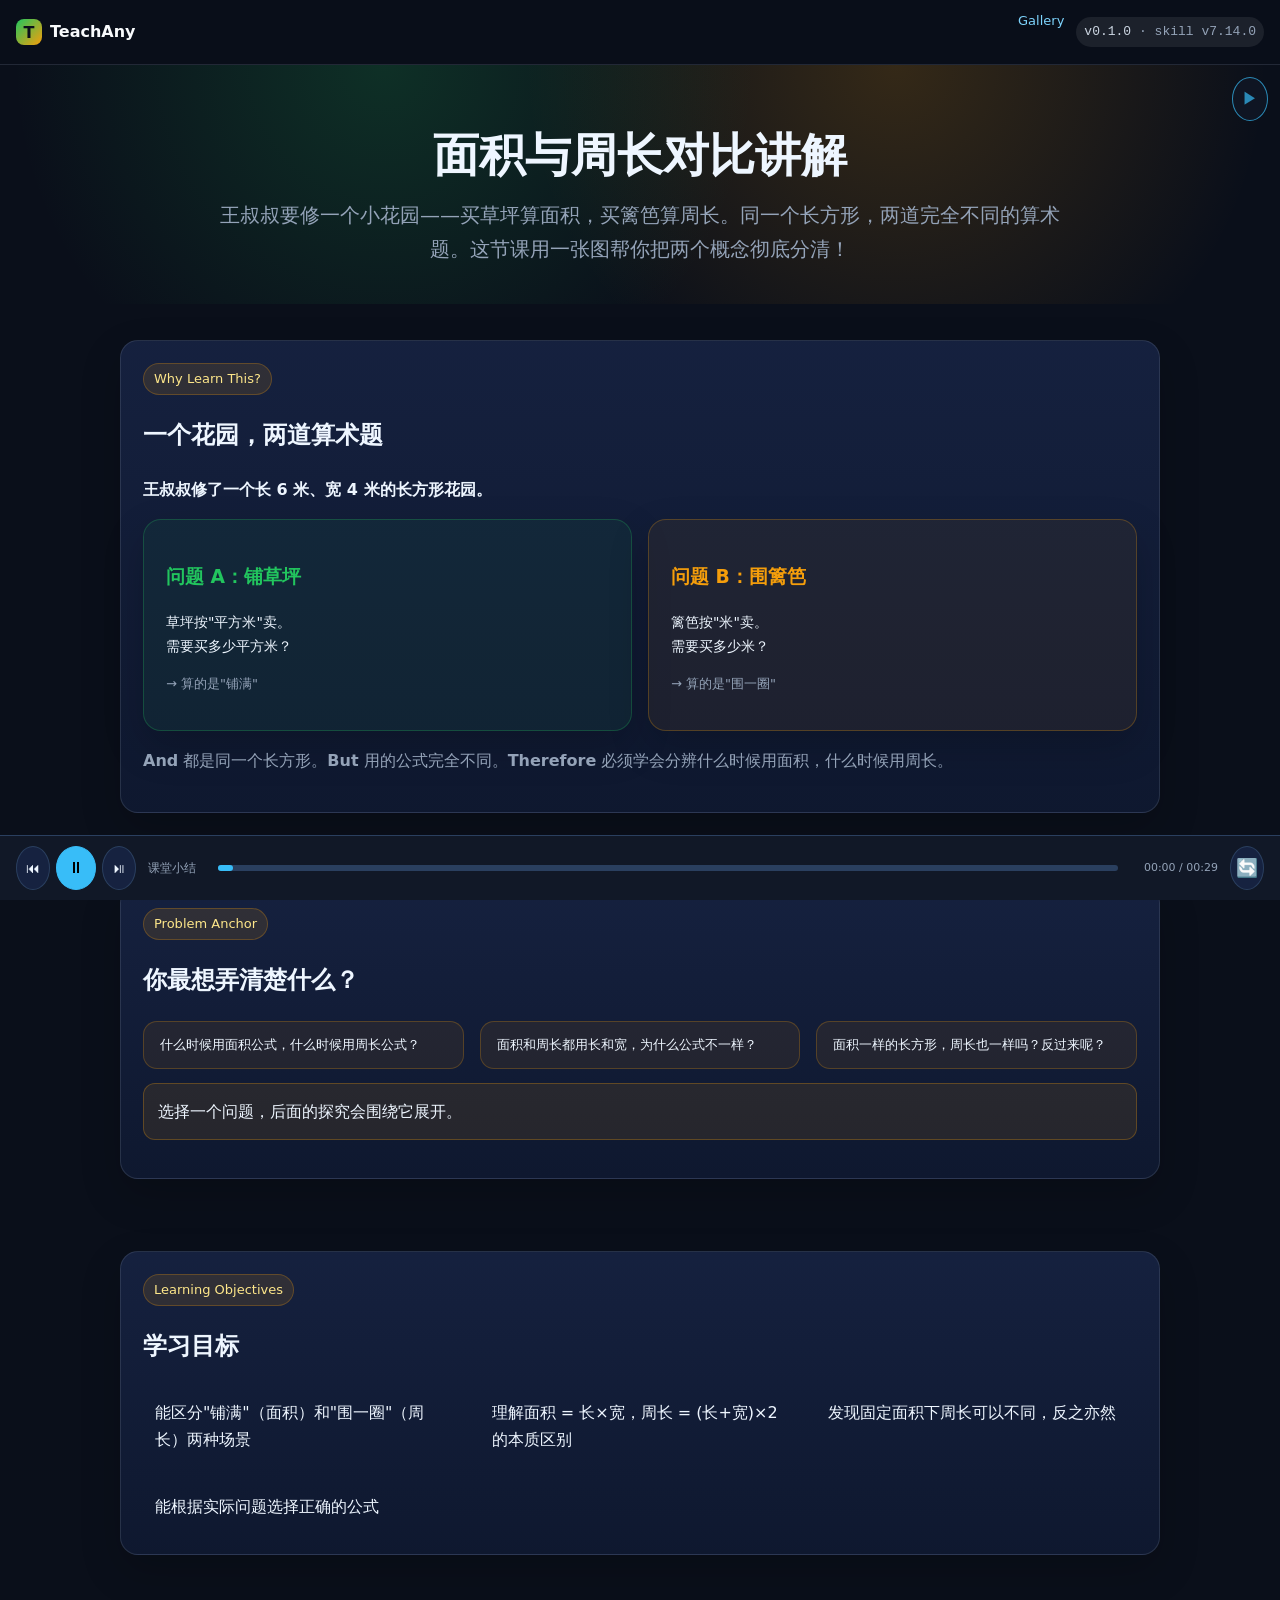
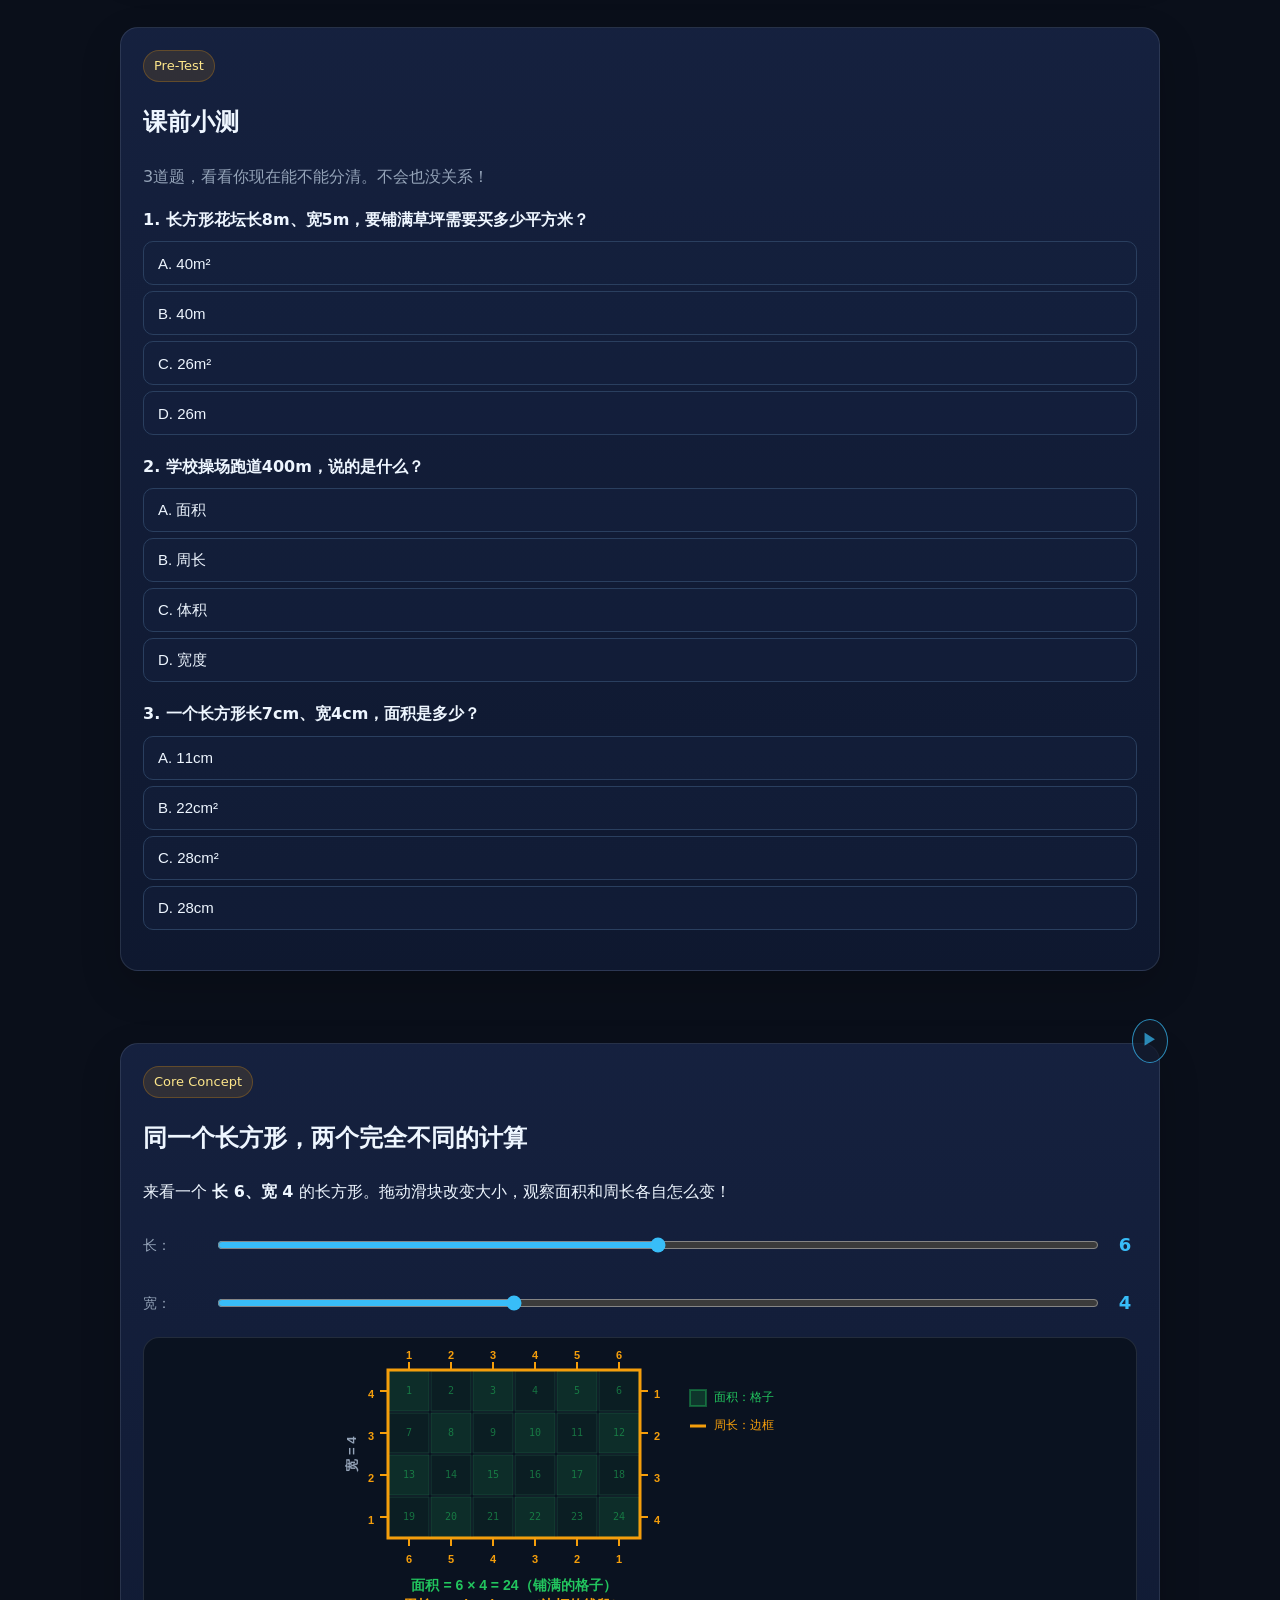
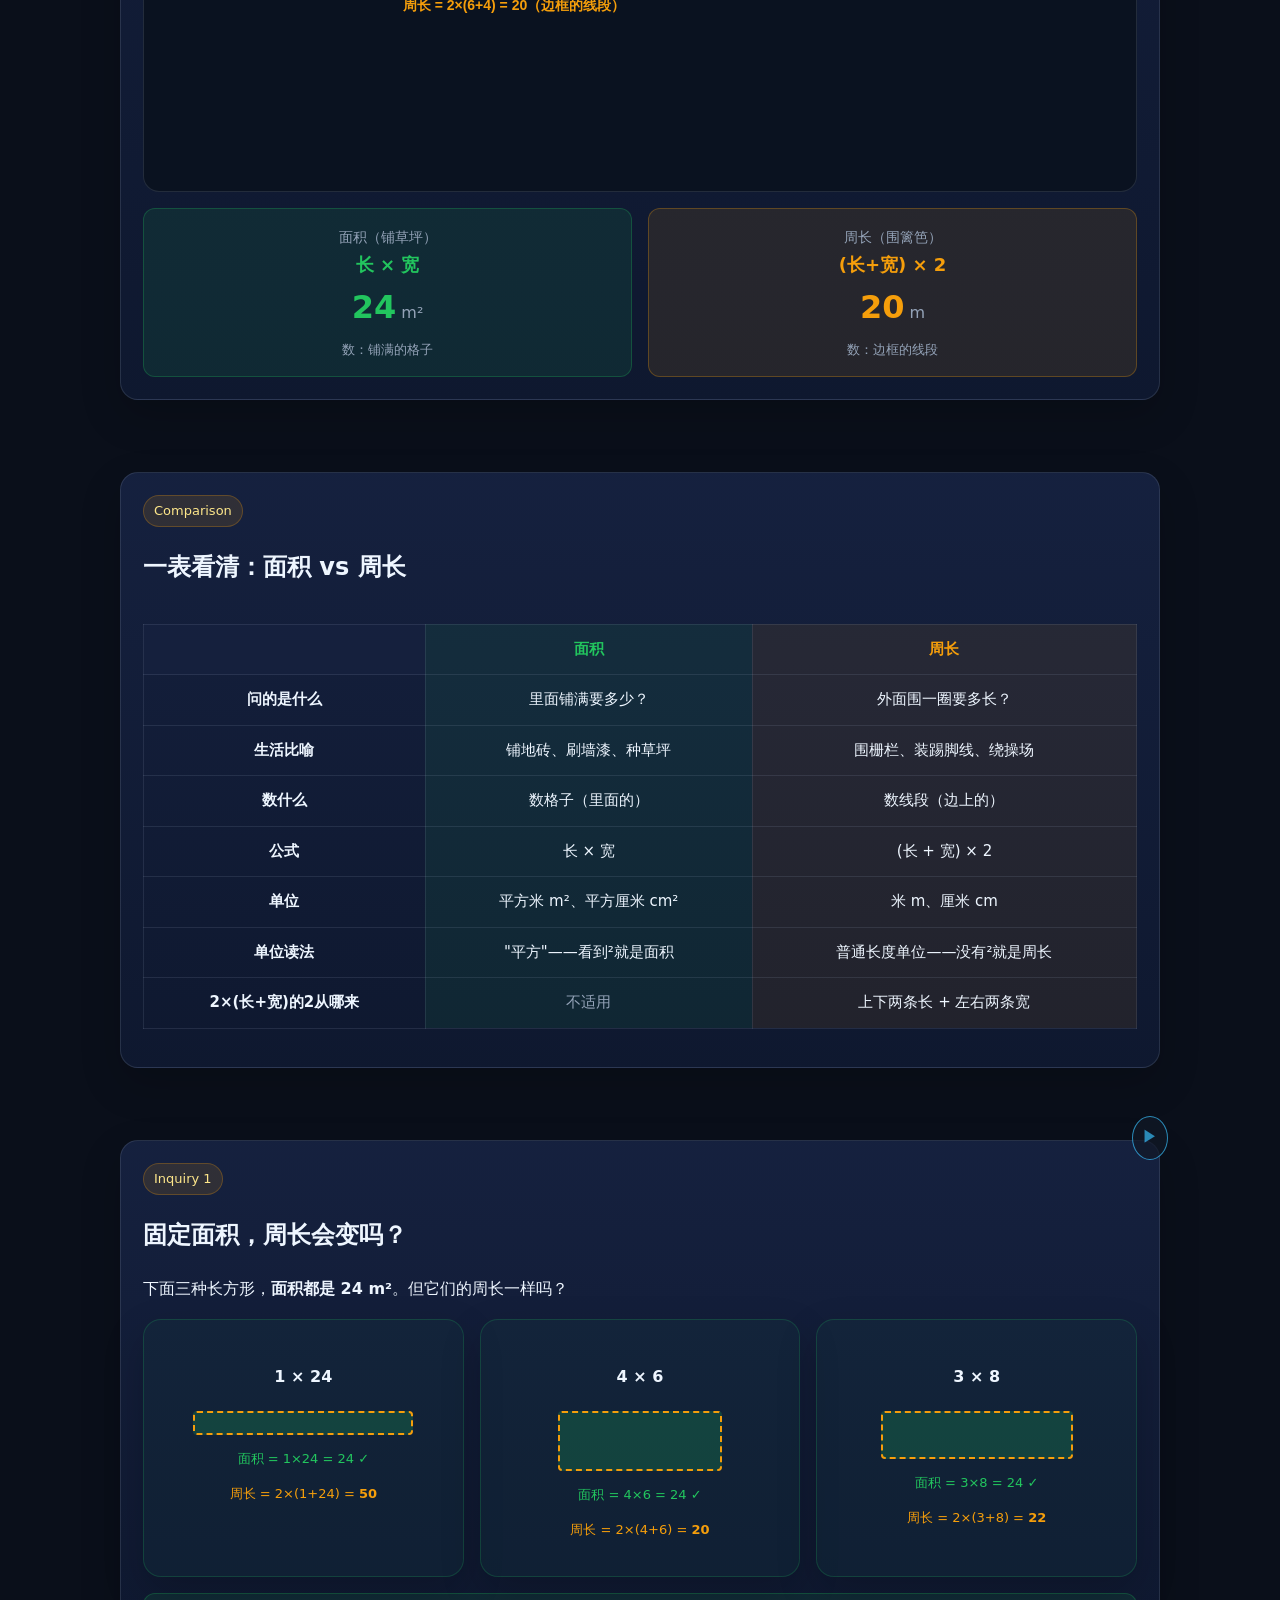
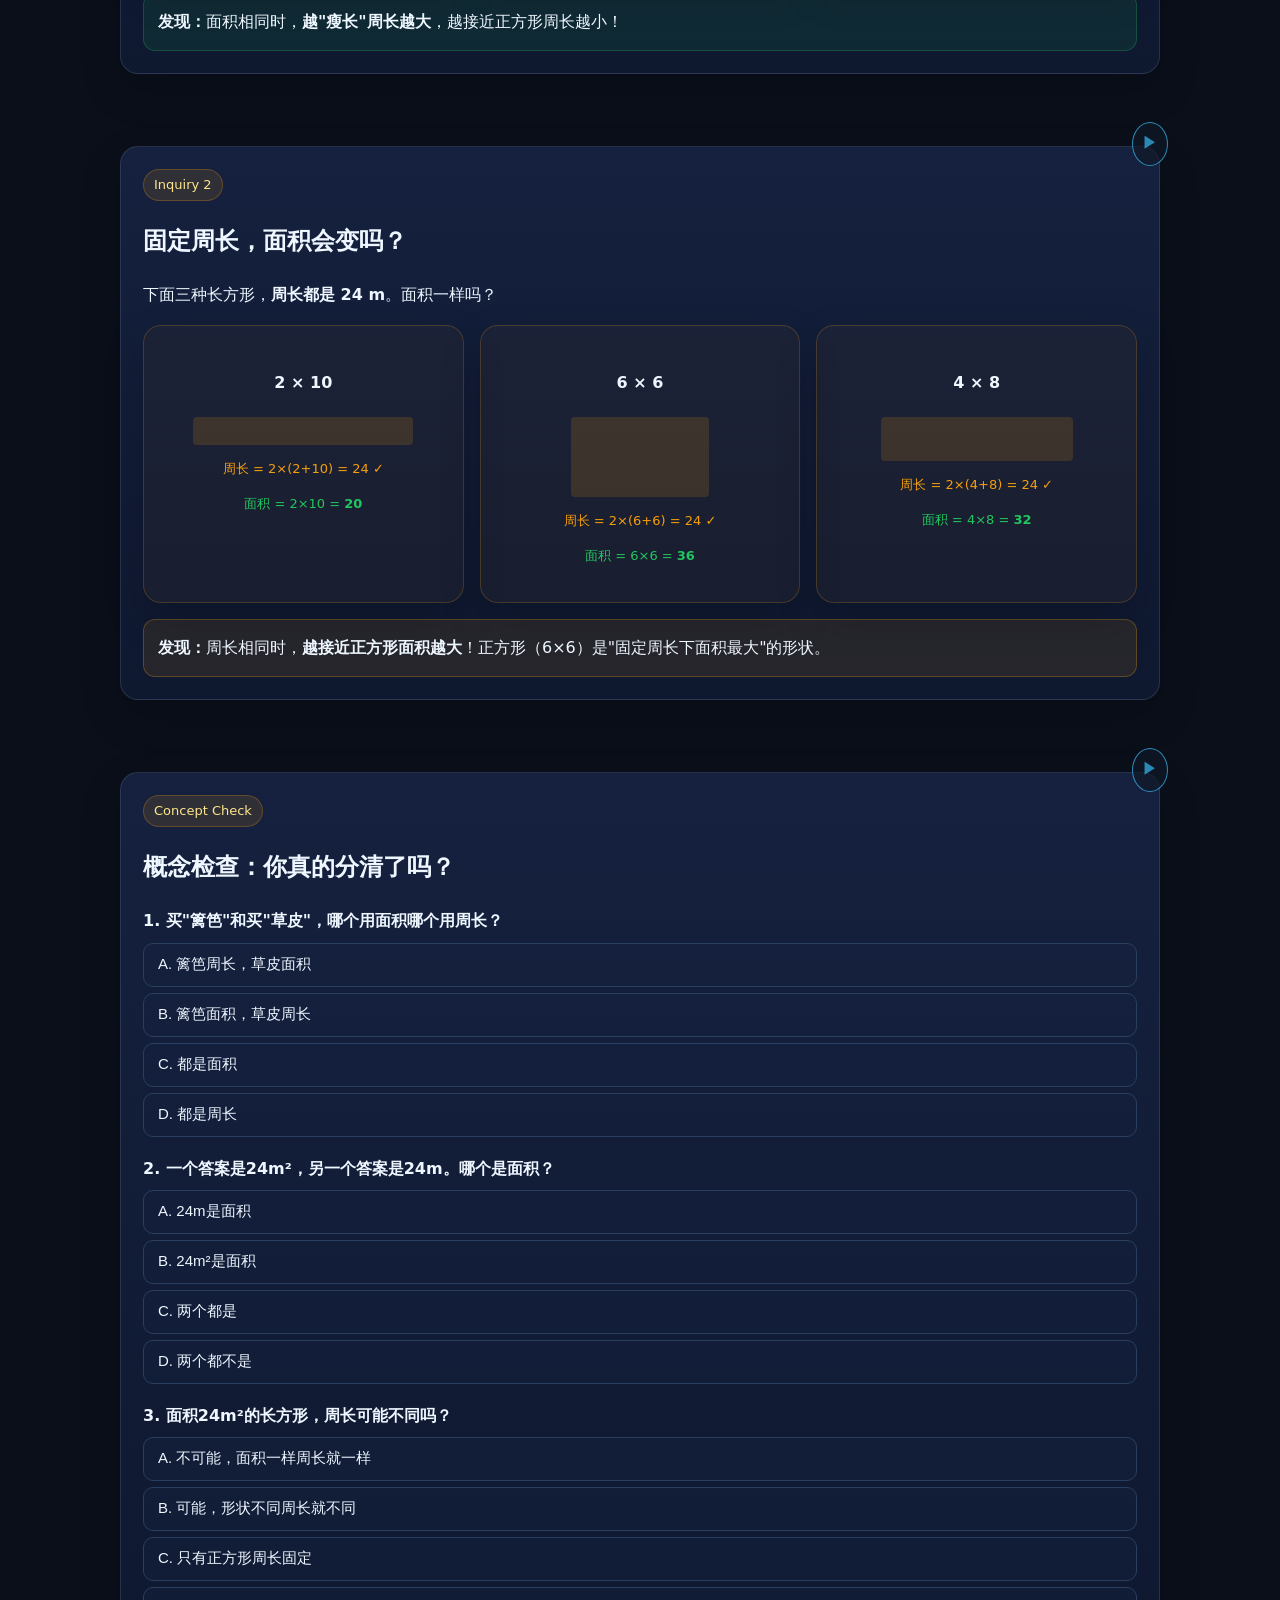
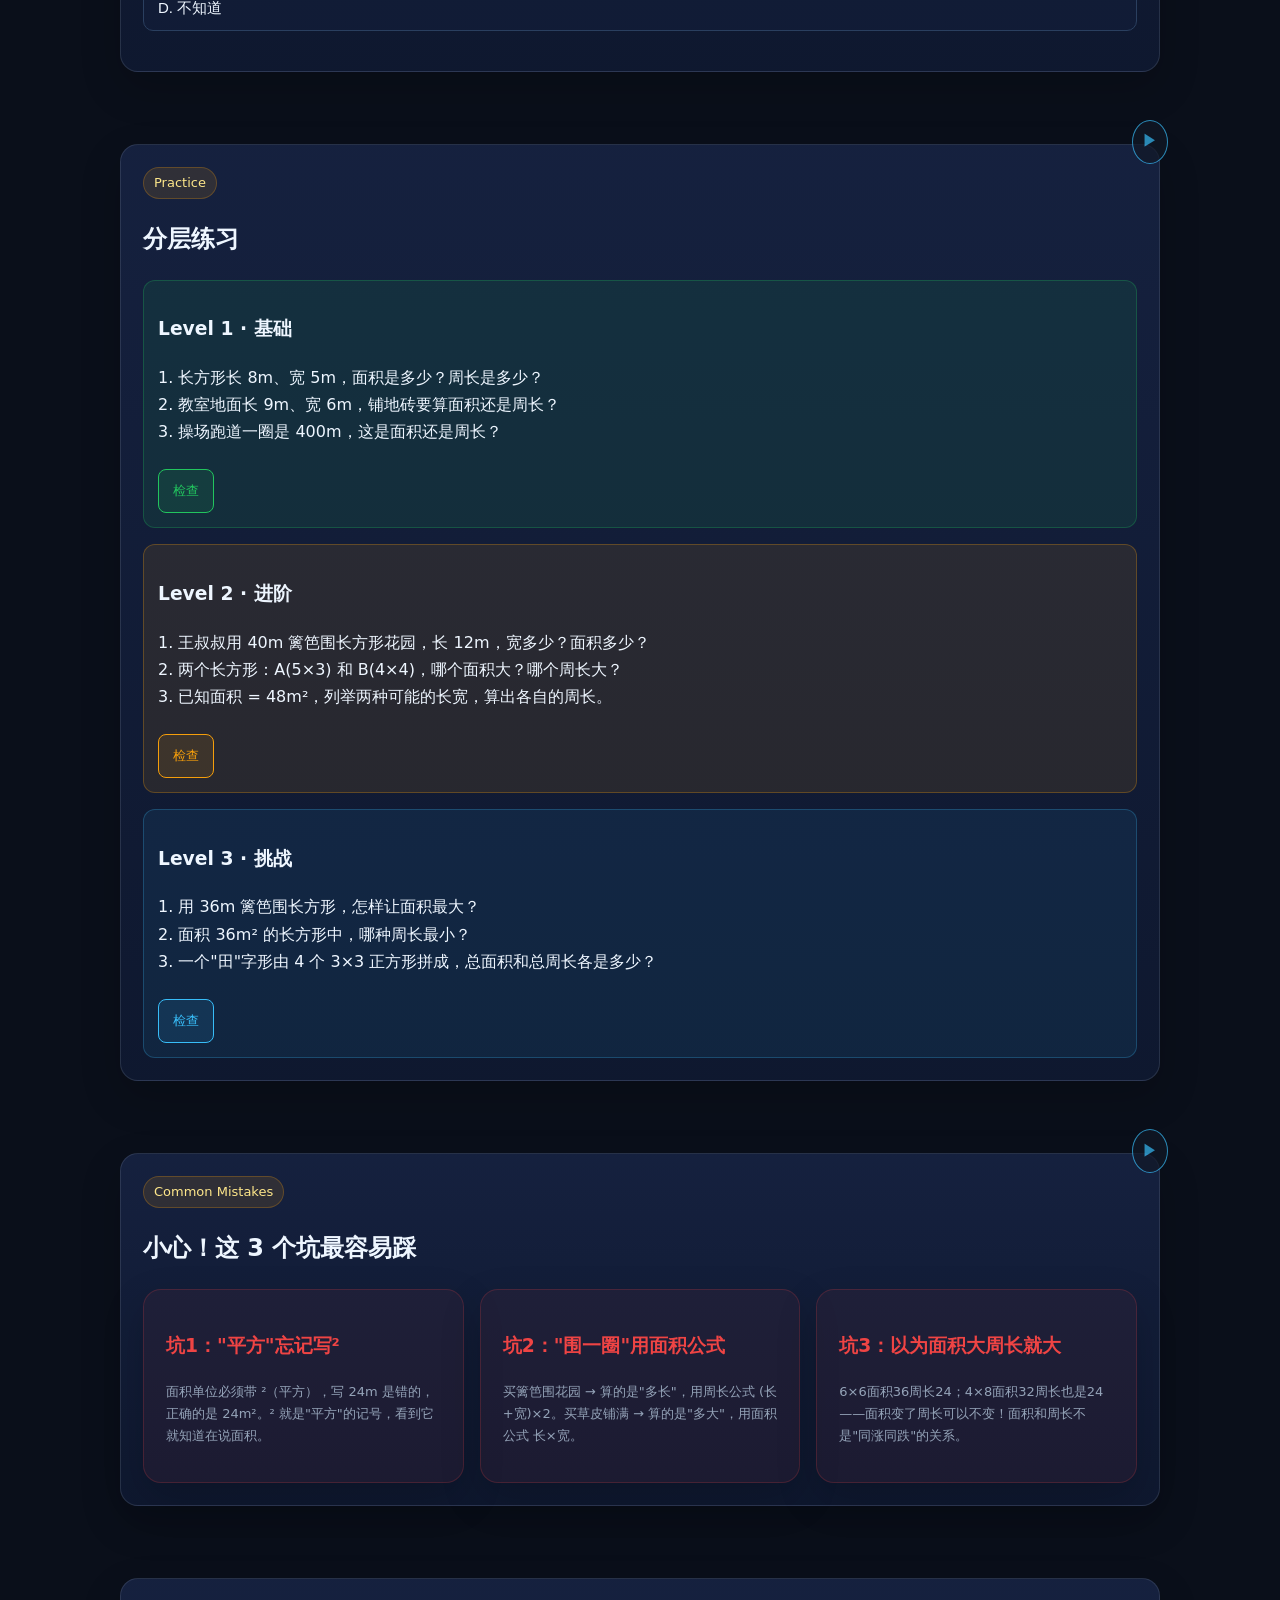
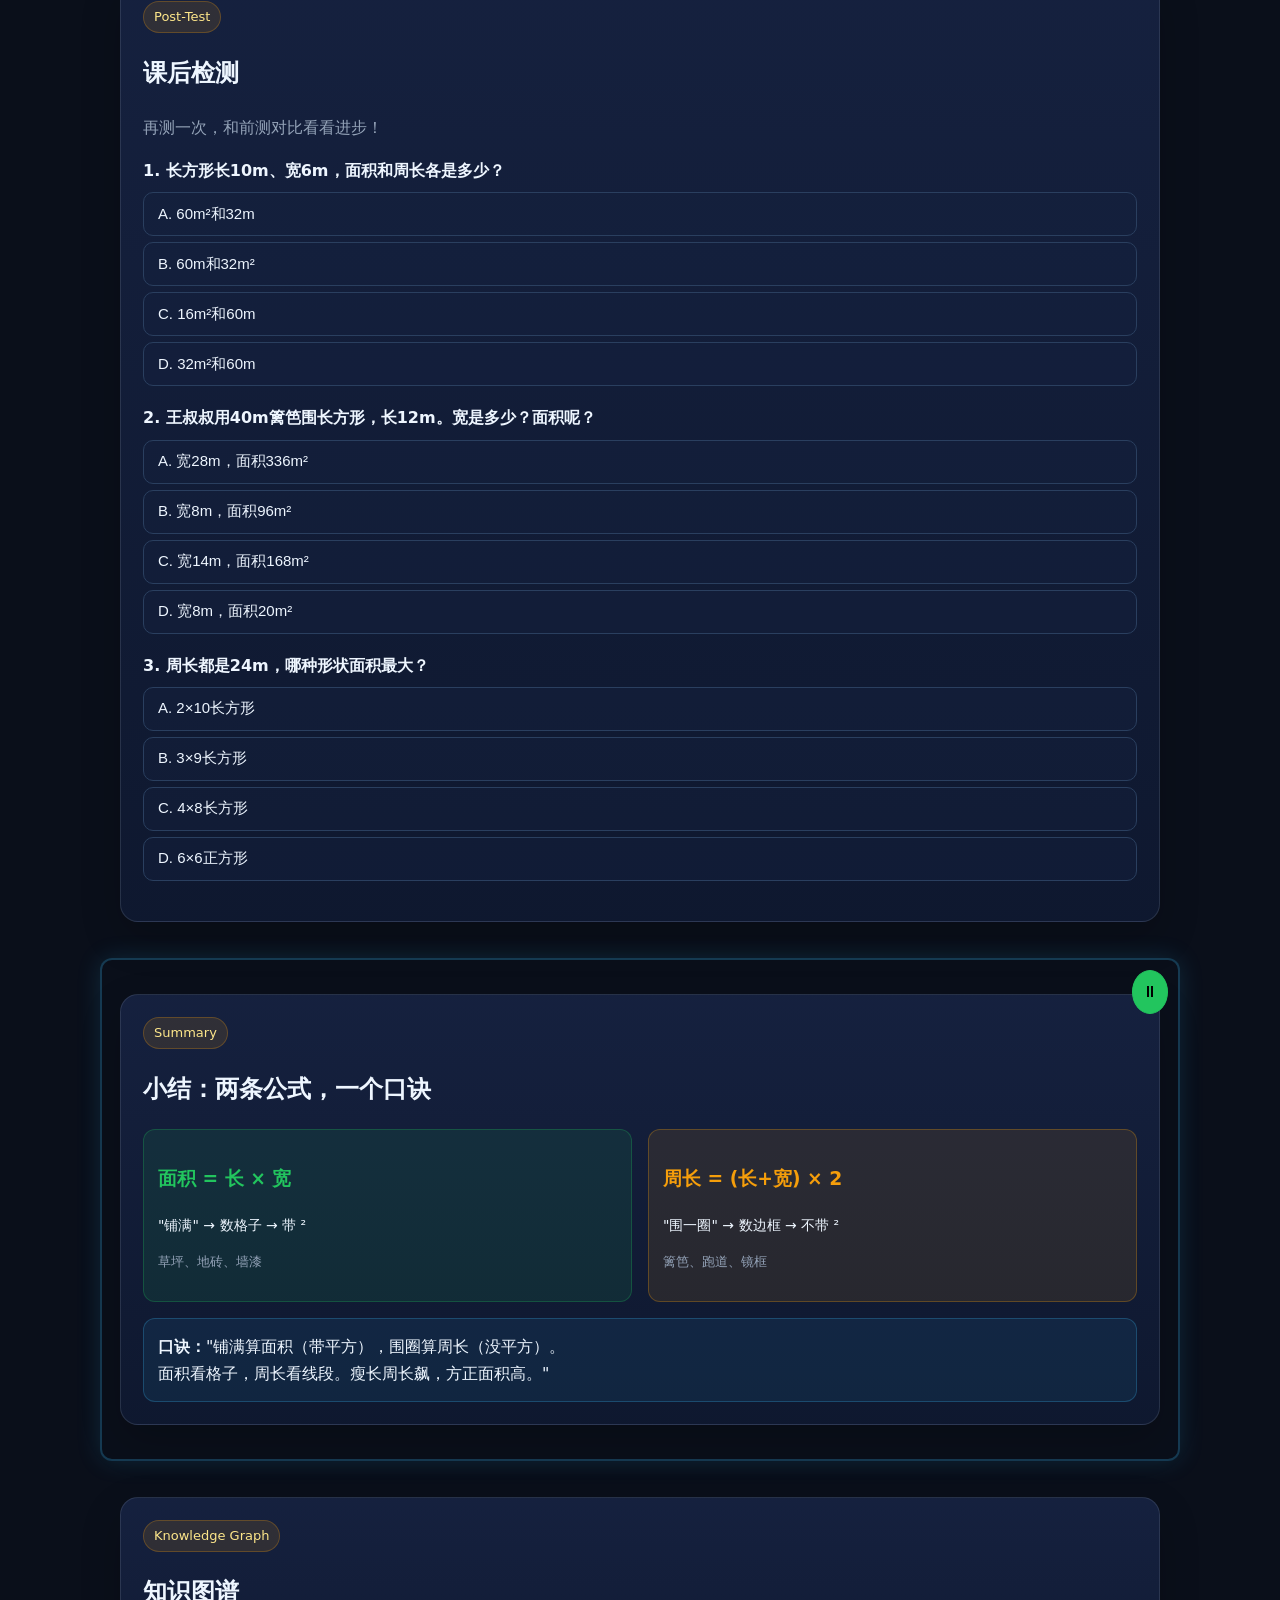
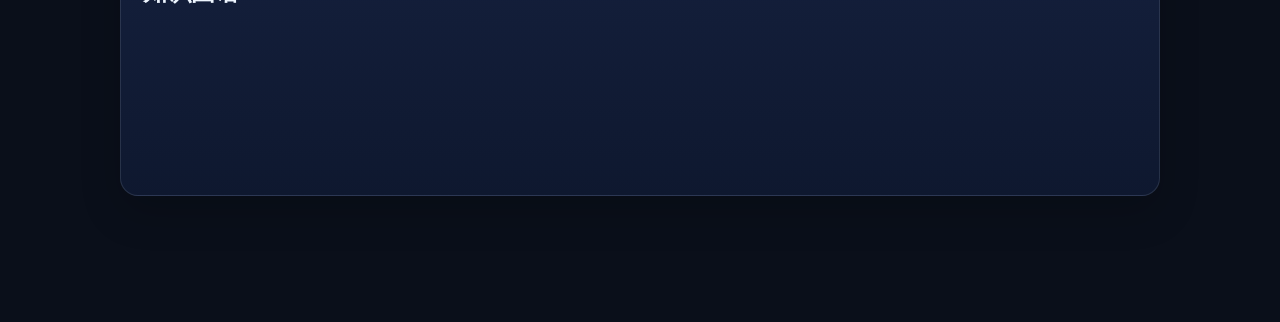
<file: 面积与周长对比讲解/index.html>
<!doctype html>
<html lang="zh-CN">
<head>
<meta charset="utf-8">
<meta name="viewport" content="width=device-width, initial-scale=1.0, viewport-fit=cover">
<title>面积与周长对比讲解</title>
<meta name="description" content="面积数格子，周长围边框。同一个长方形，一次看清楚两个概念的区别！">

<meta name="course-id" content="面积与周长对比讲解">
<meta name="course-title" content="面积与周长对比讲解">
<meta name="course-subject" content="math">
<meta name="course-grade" content="elementary-3">
<meta name="course-prereqs" content="array-to-area,perimeter-rectangle-square">
<meta name="course-next" content="">
<meta name="course-version" content="0.1.0">
<meta name="teachany-version" content="7.14.0">
<meta name="teachany-node" content="math-elementary-area-rectangle">
<meta name="teachany-subject" content="math">
<meta name="teachany-grade" content="3">
<meta name="teachany-stage" content="elementary">
<meta name="teachany-domain" content="geometry">
<meta name="teachany-prerequisites" content="array-to-area,perimeter-rectangle-square">
<meta name="teachany-lesson-type" content="inquiry-project">
<meta name="teachany-free-mode" content="false">

<link rel="stylesheet" href="../scripts/ai-tutor.css">
<link rel="stylesheet" href="../scripts/teachany-tutor-card.css">
<link rel="stylesheet" href="../scripts/teachany-section-hints.css">
<link rel="stylesheet" href="../scripts/teachany-knowledge-graph.css">
<link rel="stylesheet" href="../scripts/teachany-tts-narrator.css">

<style>
:root {
  --bg: #0a0f1a;
  --panel: #111827;
  --card: #162240;
  --line: #2a3f5f;
  --text: #eef6ff;
  --muted: #94a3b8;
  --brand: #38bdf8;
  --area-color: #22c55e;
  --perimeter-color: #f59e0b;
  --safe-top: env(safe-area-inset-top);
  --safe-bottom: env(safe-area-inset-bottom);
}
* { box-sizing: border-box; }
html, body { margin: 0; max-width: 100%; overflow-x: hidden; scroll-behavior: smooth; }
body {
  padding-top: var(--safe-top);
  padding-bottom: calc(18px + var(--safe-bottom));
  background: var(--bg);
  color: var(--text);
  font-family: -apple-system, BlinkMacSystemFont, "PingFang SC", "Source Han Sans SC", system-ui, sans-serif;
  line-height: 1.7;
  font-size: 16px;
}
a { color: #7dd3fc; }
button, a, input, select, textarea { min-height: 44px; }
img, video, canvas, svg { max-width: 100%; height: auto; }
.teachany-brand-bar {
  position: sticky; top: 0; z-index: 50;
  display: flex; align-items: center; justify-content: space-between; gap: 12px;
  padding: 10px 16px;
  background: rgba(10,15,26,.94);
  backdrop-filter: blur(10px);
  border-bottom: 1px solid rgba(148,163,184,.18);
}
.brand-logo { display: flex; align-items: center; gap: 8px; color: #f8fafc; text-decoration: none; font-weight: 800; }
.brand-mark { display: inline-grid; place-items: center; width: 26px; height: 26px; border-radius: 8px; background: linear-gradient(135deg, var(--area-color), var(--perimeter-color)); color: #0a0f1a; font-weight: 900; }
.brand-right { display: flex; align-items: center; gap: 12px; font-size: 13px; }
.brand-link { text-decoration: none; }
.brand-version { color: #cbd5e1; font-family: ui-monospace, SFMono-Regular, Menlo, monospace; background: rgba(255,255,255,.08); padding: 4px 8px; border-radius: 999px; }
.brand-skill-version { color: #94a3b8; }
.hero {
  padding: 64px 20px 38px; text-align: center;
  background: radial-gradient(circle at 30% 0%, rgba(34,197,94,.18), transparent 40%), radial-gradient(circle at 70% 0%, rgba(245,158,11,.18), transparent 40%);
}
h1 { font-size: clamp(28px, 6vw, 46px); line-height: 1.15; margin: 0 auto 16px; max-width: 960px; }
.subtitle { color: var(--muted); font-size: clamp(16px, 2.8vw, 20px); max-width: 860px; margin: 0 auto; }
.section { max-width: 1080px; margin: 0 auto; padding: 36px 20px; }
.card { background: linear-gradient(180deg, rgba(22,34,64,.96), rgba(15,25,48,.96)); border: 1px solid rgba(148,163,184,.18); border-radius: 18px; padding: 22px; box-shadow: 0 16px 40px rgba(0,0,0,.18); }
.grid { display: grid; grid-template-columns: repeat(auto-fit, minmax(240px, 1fr)); gap: 16px; }
.grid-2 { display: grid; grid-template-columns: 1fr 1fr; gap: 16px; }
@media (max-width: 600px) { .grid-2 { grid-template-columns: 1fr; } }
.choice { width: 100%; text-align: left; border: 1px solid rgba(245,158,11,.24); border-radius: 14px; background: rgba(245,158,11,.08); color: var(--text); padding: 14px 16px; cursor: pointer; }
.choice.selected { border-color: var(--perimeter-color); box-shadow: 0 0 0 3px rgba(245,158,11,.18); }
.phase-tag { display: inline-flex; align-items: center; gap: 6px; color: #fde68a; background: rgba(245,158,11,.12); border: 1px solid rgba(245,158,11,.25); border-radius: 999px; padding: 4px 10px; font-size: 13px; }
.result { padding: 14px; border-radius: 12px; background: rgba(34,197,94,.1); border: 1px solid rgba(34,197,94,.25); }
.warn { background: rgba(245,158,11,.1); border-color: rgba(245,158,11,.28); }
.canvas-wrap { overflow: auto; background: #0a1220; border: 1px solid rgba(148,163,184,.18); border-radius: 16px; padding: 12px; text-align: center; }
.slider-group { display: flex; align-items: center; gap: 12px; margin: 10px 0; }
.slider-group label { font-size: 14px; color: var(--muted); min-width: 60px; }
.slider-group input[type=range] { flex: 1; accent-color: var(--brand); }
.slider-group span { font-weight: 700; color: var(--brand); min-width: 24px; text-align: center; font-size: 18px; }
.quiz-option { display: block; width: 100%; text-align: left; border: 1px solid var(--line); border-radius: 10px; background: rgba(22,34,64,.4); color: var(--text); padding: 10px 14px; margin: 6px 0; cursor: pointer; font-size: 15px; }
.quiz-option.correct { border-color: var(--area-color); background: rgba(34,197,94,.15); }
.quiz-option.wrong { border-color: #ef4444; background: rgba(239,68,68,.15); }
.quiz-feedback { font-size: 13px; margin-top: 4px; }
.comparison-table { width: 100%; border-collapse: collapse; margin: 16px 0; font-size: 15px; }
.comparison-table th, .comparison-table td { padding: 12px 16px; text-align: center; border: 1px solid rgba(148,163,184,.15); }
.comparison-table th { background: rgba(22,34,64,.6); font-weight: 600; }
.comparison-table .area-col { background: rgba(34,197,94,.08); }
.comparison-table .perimeter-col { background: rgba(245,158,11,.08); }
.area-tag { color: var(--area-color); font-weight: 700; }
.perimeter-tag { color: var(--perimeter-color); font-weight: 700; }

@media (max-width: 600px) {
  .teachany-brand-bar { padding: 8px 12px; }
  .brand-name { display: none; }
  .brand-right { gap: 8px; font-size: 12px; }
  .hero { padding: 42px 16px 28px; }
  .section { padding: 26px 16px; }
  .grid, .objectives { grid-template-columns: 1fr !important; }
  .card { padding: 18px; border-radius: 16px; }
  h2 { font-size: 22px; }
  canvas.wide-canvas { min-width: 640px; }
}
</style>
</head>
<body>
<div class="teachany-brand-bar">
  <a class="brand-logo" href="../index.html" aria-label="TeachAny Gallery">
    <span class="brand-mark">T</span><span class="brand-name">TeachAny</span>
  </a>
  <div class="brand-right">
    <a class="brand-link" href="../index.html">Gallery</a>
    <span class="brand-version">v<span id="course-version-display">0.1.0</span><span class="brand-skill-version"> · skill v<span id="skill-version-display">7.14.0</span></span></span>
  </div>
</div>

<!-- =============================================
     音频播放列表配置
     ============================================= -->
<div id="audio-config" data-teachany-audio hidden>
  <script type="application/json" data-teachany-audio-playlist>
[
  {"id":"s01-hero","src":"tts/s01-hero.mp3","label":"开场引入","target":"hero"},
  {"id":"s02-two-views","src":"tts/s02-two-views.mp3","label":"核心概念","target":"two-views","syncConfig":{"type":"canvas-step","canvasId":"canvas-compare","totalSteps":7}},
  {"id":"s03-inquiry1","src":"tts/s03-inquiry1.mp3","label":"固定面积探究","target":"inquiry-fixed-area","syncConfig":{"type":"canvas-step","canvasId":"canvas-compare","totalSteps":7}},
  {"id":"s04-inquiry2","src":"tts/s04-inquiry2.mp3","label":"固定周长探究","target":"inquiry-fixed-perimeter","syncConfig":{"type":"canvas-step","canvasId":"canvas-compare","totalSteps":7}},
  {"id":"s05-conceptest","src":"tts/s05-conceptest.mp3","label":"概念检查","target":"conceptest"},
  {"id":"s06-practice","src":"tts/s06-practice.mp3","label":"分层练习","target":"tiered-practice"},
  {"id":"s07-mistakes","src":"tts/s07-mistakes.mp3","label":"易错点提醒","target":"common-mistakes"},
  {"id":"s08-summary","src":"tts/s08-summary.mp3","label":"课堂小结","target":"summary"}
]
  </script>
</div>

<!-- ===== Hero ===== -->
<header class="hero" id="hero" data-tts="s01-hero" data-tsh="开场 - 同一个花园，要铺草坪也要围篱笆">
  <h1>面积与周长对比讲解</h1>
  <p class="subtitle">王叔叔要修一个小花园——买草坪算面积，买篱笆算周长。同一个长方形，两道完全不同的算术题。这节课用一张图帮你把两个概念彻底分清！</p>
</header>

<!-- ===== ABT 叙事 ===== -->
<section class="section" id="abt-narrative" data-tsh="ABT叙事 - 一个花园两个问题">
  <div class="card">
    <span class="phase-tag">Why Learn This?</span>
    <h2>一个花园，两道算术题</h2>
    <p><strong>王叔叔修了一个长 6 米、宽 4 米的长方形花园。</strong></p>
    <div class="grid-2" style="margin:16px 0">
      <div class="card" style="background:rgba(34,197,94,.06);border-color:rgba(34,197,94,.25)">
        <h3 style="color:var(--area-color)">问题 A：铺草坪</h3>
        <p style="font-size:14px">草坪按"平方米"卖。<br>需要买多少平方米？</p>
        <p style="color:var(--muted);font-size:13px">→ 算的是"铺满"</p>
      </div>
      <div class="card" style="background:rgba(245,158,11,.06);border-color:rgba(245,158,11,.25)">
        <h3 style="color:var(--perimeter-color)">问题 B：围篱笆</h3>
        <p style="font-size:14px">篱笆按"米"卖。<br>需要买多少米？</p>
        <p style="color:var(--muted);font-size:13px">→ 算的是"围一圈"</p>
      </div>
    </div>
    <p style="color:var(--muted)"><strong>And</strong> 都是同一个长方形。<strong>But</strong> 用的公式完全不同。<strong>Therefore</strong> 必须学会分辨什么时候用面积，什么时候用周长。</p>
  </div>
</section>

<!-- ===== Problem Anchor ===== -->
<section id="problem-anchor" class="section" data-tsh="问题锚点">
  <div class="card">
    <span class="phase-tag">Problem Anchor</span>
    <h2>你最想弄清楚什么？</h2>
    <div class="grid" id="problem-anchor-choices">
      <button class="choice" data-anchor-choice="什么时候用面积公式，什么时候用周长公式？">什么时候用面积公式，什么时候用周长公式？</button>
      <button class="choice" data-anchor-choice="面积和周长都用长和宽，为什么公式不一样？">面积和周长都用长和宽，为什么公式不一样？</button>
      <button class="choice" data-anchor-choice="面积一样的长方形，周长也一样吗？反过来呢？">面积一样的长方形，周长也一样吗？反过来呢？</button>
    </div>
    <p id="anchor-feedback" class="result warn" style="margin-top:14px">选择一个问题，后面的探究会围绕它展开。</p>
  </div>
</section>

<!-- ===== Learning Objectives ===== -->
<section id="objectives" class="section" data-tsh="学习目标">
  <div class="card">
    <span class="phase-tag">Learning Objectives</span>
    <h2>学习目标</h2>
    <div class="grid">
      <div style="padding:12px">能区分"铺满"（面积）和"围一圈"（周长）两种场景</div>
      <div style="padding:12px">理解面积 = 长×宽，周长 = (长+宽)×2 的本质区别</div>
      <div style="padding:12px">发现固定面积下周长可以不同，反之亦然</div>
      <div style="padding:12px">能根据实际问题选择正确的公式</div>
    </div>
  </div>
</section>

<!-- ===== Pretest ===== -->
<section class="section" id="pretest" data-tsh="前测">
  <div class="card">
    <span class="phase-tag">Pre-Test</span>
    <h2>课前小测</h2>
    <p style="color:var(--muted)">3道题，看看你现在能不能分清。不会也没关系！</p>
    <div id="pretest-quiz"></div>
  </div>
</section>

<!-- ===== Core: Same Rectangle, Two Views ===== -->
<section class="section" id="two-views" data-tts="s02-two-views" data-tsh="核心概念 - 同一个长方形两个视角">
  <div class="card">
    <span class="phase-tag">Core Concept</span>
    <h2>同一个长方形，两个完全不同的计算</h2>
    <p>来看一个 <strong>长 6、宽 4</strong> 的长方形。拖动滑块改变大小，观察面积和周长各自怎么变！</p>

    <div class="slider-group">
      <label>长：</label>
      <input type="range" id="slider-length" min="2" max="10" value="6" step="1">
      <span id="val-length">6</span>
    </div>
    <div class="slider-group">
      <label>宽：</label>
      <input type="range" id="slider-width" min="2" max="8" value="4" step="1">
      <span id="val-width">4</span>
    </div>

    <div class="canvas-wrap">
      <canvas id="canvas-compare" width="680" height="420" class="wide-canvas"></canvas>
    </div>

    <div class="grid-2" style="margin-top:16px">
      <div class="result" style="text-align:center">
        <span style="font-size:14px;color:var(--muted)">面积（铺草坪）</span><br>
        <span class="area-tag" style="font-size:18px">长 × 宽</span><br>
        <strong id="label-area-v" style="font-size:32px;color:var(--area-color)">24</strong>
        <span style="color:var(--muted)">m²</span><br>
        <span style="font-size:13px;color:var(--muted)">数：铺满的格子</span>
      </div>
      <div class="result warn" style="text-align:center">
        <span style="font-size:14px;color:var(--muted)">周长（围篱笆）</span><br>
        <span class="perimeter-tag" style="font-size:18px">(长+宽) × 2</span><br>
        <strong id="label-perimeter-v" style="font-size:32px;color:var(--perimeter-color)">20</strong>
        <span style="color:var(--muted)">m</span><br>
        <span style="font-size:13px;color:var(--muted)">数：边框的线段</span>
      </div>
    </div>
  </div>
</section>

<!-- ===== Side-by-side Comparison Table ===== -->
<section class="section" id="comparison-table-section" data-tsh="对比表格">
  <div class="card">
    <span class="phase-tag">Comparison</span>
    <h2>一表看清：面积 vs 周长</h2>
    <div style="overflow-x:auto">
    <table class="comparison-table">
      <tr>
        <th></th>
        <th class="area-col"><span class="area-tag">面积</span></th>
        <th class="perimeter-col"><span class="perimeter-tag">周长</span></th>
      </tr>
      <tr>
        <td><strong>问的是什么</strong></td>
        <td class="area-col">里面铺满要多少？</td>
        <td class="perimeter-col">外面围一圈要多长？</td>
      </tr>
      <tr>
        <td><strong>生活比喻</strong></td>
        <td class="area-col">铺地砖、刷墙漆、种草坪</td>
        <td class="perimeter-col">围栅栏、装踢脚线、绕操场</td>
      </tr>
      <tr>
        <td><strong>数什么</strong></td>
        <td class="area-col">数格子（里面的）</td>
        <td class="perimeter-col">数线段（边上的）</td>
      </tr>
      <tr>
        <td><strong>公式</strong></td>
        <td class="area-col">长 × 宽</td>
        <td class="perimeter-col">(长 + 宽) × 2</td>
      </tr>
      <tr>
        <td><strong>单位</strong></td>
        <td class="area-col">平方米 m²、平方厘米 cm²</td>
        <td class="perimeter-col">米 m、厘米 cm</td>
      </tr>
      <tr>
        <td><strong>单位读法</strong></td>
        <td class="area-col">"平方"——看到²就是面积</td>
        <td class="perimeter-col">普通长度单位——没有²就是周长</td>
      </tr>
      <tr>
        <td><strong>2×(长+宽)的2从哪来</strong></td>
        <td class="area-col" style="color:var(--muted)">不适用</td>
        <td class="perimeter-col">上下两条长 + 左右两条宽</td>
      </tr>
    </table>
    </div>
  </div>
</section>

<!-- ===== Inquiry 1: Fixed Area ===== -->
<section class="section" id="inquiry-fixed-area" data-tts="s03-inquiry1" data-tsh="探究 - 固定面积周长会变吗">
  <div class="card">
    <span class="phase-tag">Inquiry 1</span>
    <h2>固定面积，周长会变吗？</h2>
    <p>下面三种长方形，<strong>面积都是 24 m²</strong>。但它们的周长一样吗？</p>
    <div class="grid" style="margin-top:16px">
      <div class="card" style="text-align:center;background:rgba(34,197,94,.04);border-color:rgba(34,197,94,.2)">
        <h4>1 × 24</h4>
        <div style="width:80%;height:24px;background:rgba(34,197,94,.2);margin:8px auto;border-radius:4px;border:2px dashed var(--perimeter-color)"></div>
        <p style="font-size:13px;color:var(--area-color)">面积 = 1×24 = 24 ✓</p>
        <p style="font-size:13px;color:var(--perimeter-color)">周长 = 2×(1+24) = <strong>50</strong></p>
      </div>
      <div class="card" style="text-align:center;background:rgba(34,197,94,.04);border-color:rgba(34,197,94,.2)">
        <h4>4 × 6</h4>
        <div style="width:60%;height:60px;background:rgba(34,197,94,.2);margin:8px auto;border-radius:4px;border:2px dashed var(--perimeter-color)"></div>
        <p style="font-size:13px;color:var(--area-color)">面积 = 4×6 = 24 ✓</p>
        <p style="font-size:13px;color:var(--perimeter-color)">周长 = 2×(4+6) = <strong>20</strong></p>
      </div>
      <div class="card" style="text-align:center;background:rgba(34,197,94,.04);border-color:rgba(34,197,94,.2)">
        <h4>3 × 8</h4>
        <div style="width:70%;height:48px;background:rgba(34,197,94,.2);margin:8px auto;border-radius:4px;border:2px dashed var(--perimeter-color)"></div>
        <p style="font-size:13px;color:var(--area-color)">面积 = 3×8 = 24 ✓</p>
        <p style="font-size:13px;color:var(--perimeter-color)">周长 = 2×(3+8) = <strong>22</strong></p>
      </div>
    </div>
    <div class="result" style="margin-top:16px">
      <strong>发现：</strong>面积相同时，<strong>越"瘦长"周长越大</strong>，越接近正方形周长越小！
    </div>
  </div>
</section>

<!-- ===== Inquiry 2: Fixed Perimeter ===== -->
<section class="section" id="inquiry-fixed-perimeter" data-tts="s04-inquiry2" data-tsh="探究 - 固定周长面积会变吗">
  <div class="card">
    <span class="phase-tag">Inquiry 2</span>
    <h2>固定周长，面积会变吗？</h2>
    <p>下面三种长方形，<strong>周长都是 24 m</strong>。面积一样吗？</p>
    <div class="grid" style="margin-top:16px">
      <div class="card" style="text-align:center;background:rgba(245,158,11,.04);border-color:rgba(245,158,11,.2)">
        <h4>2 × 10</h4>
        <div style="width:80%;height:28px;background:rgba(245,158,11,.15);margin:8px auto;border-radius:4px"></div>
        <p style="font-size:13px;color:var(--perimeter-color)">周长 = 2×(2+10) = 24 ✓</p>
        <p style="font-size:13px;color:var(--area-color)">面积 = 2×10 = <strong>20</strong></p>
      </div>
      <div class="card" style="text-align:center;background:rgba(245,158,11,.04);border-color:rgba(245,158,11,.2)">
        <h4>6 × 6</h4>
        <div style="width:50%;height:80px;background:rgba(245,158,11,.15);margin:8px auto;border-radius:4px"></div>
        <p style="font-size:13px;color:var(--perimeter-color)">周长 = 2×(6+6) = 24 ✓</p>
        <p style="font-size:13px;color:var(--area-color)">面积 = 6×6 = <strong>36</strong></p>
      </div>
      <div class="card" style="text-align:center;background:rgba(245,158,11,.04);border-color:rgba(245,158,11,.2)">
        <h4>4 × 8</h4>
        <div style="width:70%;height:44px;background:rgba(245,158,11,.15);margin:8px auto;border-radius:4px"></div>
        <p style="font-size:13px;color:var(--perimeter-color)">周长 = 2×(4+8) = 24 ✓</p>
        <p style="font-size:13px;color:var(--area-color)">面积 = 4×8 = <strong>32</strong></p>
      </div>
    </div>
    <div class="result warn" style="margin-top:16px">
      <strong>发现：</strong>周长相同时，<strong>越接近正方形面积越大</strong>！正方形（6×6）是"固定周长下面积最大"的形状。
    </div>
  </div>
</section>

<!-- ===== ConcepTest ===== -->
<section class="section" id="conceptest" data-tts="s05-conceptest" data-tsh="ConcepTest">
  <div class="card">
    <span class="phase-tag">Concept Check</span>
    <h2>概念检查：你真的分清了吗？</h2>
    <div id="conceptest-quiz"></div>
  </div>
</section>

<!-- ===== Tiered Practice ===== -->
<section class="section" id="tiered-practice" data-tts="s06-practice" data-tsh="分层练习">
  <div class="card">
    <span class="phase-tag">Practice</span>
    <h2>分层练习</h2>

    <div class="result" style="margin-bottom:16px">
      <h3>Level 1 · 基础</h3>
      <p>1. 长方形长 8m、宽 5m，面积是多少？周长是多少？<br>
      2. 教室地面长 9m、宽 6m，铺地砖要算面积还是周长？<br>
      3. 操场跑道一圈是 400m，这是面积还是周长？</p>
      <p id="tier1-feedback" style="font-size:13px;color:var(--muted)"></p>
      <button id="tier1-check" style="margin-top:8px;padding:6px 14px;border-radius:8px;border:1px solid var(--area-color);background:rgba(34,197,94,.1);color:var(--area-color);cursor:pointer">检查</button>
    </div>

    <div class="result warn" style="margin-bottom:16px">
      <h3>Level 2 · 进阶</h3>
      <p>1. 王叔叔用 40m 篱笆围长方形花园，长 12m，宽多少？面积多少？<br>
      2. 两个长方形：A(5×3) 和 B(4×4)，哪个面积大？哪个周长大？<br>
      3. 已知面积 = 48m²，列举两种可能的长宽，算出各自的周长。</p>
      <p id="tier2-feedback" style="font-size:13px;color:var(--muted)"></p>
      <button id="tier2-check" style="margin-top:8px;padding:6px 14px;border-radius:8px;border:1px solid var(--perimeter-color);background:rgba(245,158,11,.1);color:var(--perimeter-color);cursor:pointer">检查</button>
    </div>

    <div class="result" style="background:rgba(56,189,248,.08);border-color:rgba(56,189,248,.25)">
      <h3>Level 3 · 挑战</h3>
      <p>1. 用 36m 篱笆围长方形，怎样让面积最大？<br>
      2. 面积 36m² 的长方形中，哪种周长最小？<br>
      3. 一个"田"字形由 4 个 3×3 正方形拼成，总面积和总周长各是多少？</p>
      <p id="tier3-feedback" style="font-size:13px;color:var(--muted)"></p>
      <button id="tier3-check" style="margin-top:8px;padding:6px 14px;border-radius:8px;border:1px solid var(--brand);background:rgba(56,189,248,.1);color:var(--brand);cursor:pointer">检查</button>
    </div>
  </div>
</section>

<!-- ===== Common Mistakes ===== -->
<section class="section" id="common-mistakes" data-tts="s07-mistakes" data-tsh="易错点">
  <div class="card">
    <span class="phase-tag">Common Mistakes</span>
    <h2>小心！这 3 个坑最容易踩</h2>
    <div class="grid" style="margin-top:16px">
      <div class="card" style="background:rgba(239,68,68,.06);border-color:rgba(239,68,68,.2)">
        <h3 style="color:#ef4444">坑1："平方"忘记写²</h3>
        <p style="font-size:13px;color:var(--muted)">面积单位必须带 ²（平方），写 24m 是错的，正确的是 24m²。² 就是"平方"的记号，看到它就知道在说面积。</p>
      </div>
      <div class="card" style="background:rgba(239,68,68,.06);border-color:rgba(239,68,68,.2)">
        <h3 style="color:#ef4444">坑2："围一圈"用面积公式</h3>
        <p style="font-size:13px;color:var(--muted)">买篱笆围花园 → 算的是"多长"，用周长公式 (长+宽)×2。买草皮铺满 → 算的是"多大"，用面积公式 长×宽。</p>
      </div>
      <div class="card" style="background:rgba(239,68,68,.06);border-color:rgba(239,68,68,.2)">
        <h3 style="color:#ef4444">坑3：以为面积大周长就大</h3>
        <p style="font-size:13px;color:var(--muted)">6×6面积36周长24；4×8面积32周长也是24——面积变了周长可以不变！面积和周长不是"同涨同跌"的关系。</p>
      </div>
    </div>
  </div>
</section>

<!-- ===== Posttest ===== -->
<section class="section" id="posttest" data-tsh="后测">
  <div class="card">
    <span class="phase-tag">Post-Test</span>
    <h2>课后检测</h2>
    <p style="color:var(--muted)">再测一次，和前测对比看看进步！</p>
    <div id="posttest-quiz"></div>
  </div>
</section>

<!-- ===== Summary ===== -->
<section class="section" id="summary" data-tts="s08-summary" data-tsh="小结">
  <div class="card">
    <span class="phase-tag">Summary</span>
    <h2>小结：两条公式，一个口诀</h2>
    <div class="grid-2" style="margin:16px 0">
      <div class="result">
        <h3 class="area-tag">面积 = 长 × 宽</h3>
        <p style="font-size:14px">"铺满" → 数格子 → 带 ²</p>
        <p style="font-size:13px;color:var(--muted)">草坪、地砖、墙漆</p>
      </div>
      <div class="result warn">
        <h3 class="perimeter-tag">周长 = (长+宽) × 2</h3>
        <p style="font-size:14px">"围一圈" → 数边框 → 不带 ²</p>
        <p style="font-size:13px;color:var(--muted)">篱笆、跑道、镜框</p>
      </div>
    </div>
    <div class="result" style="background:rgba(56,189,248,.08);border-color:rgba(56,189,248,.25);margin-top:12px">
      <strong>口诀：</strong>"铺满算面积（带平方），围圈算周长（没平方）。<br>面积看格子，周长看线段。瘦长周长飙，方正面积高。"
    </div>
  </div>
</section>

<!-- ===== Knowledge Graph ===== -->
<section class="section" id="knowledge-graph" data-tsh="知识图谱">
  <div class="card">
    <span class="phase-tag">Knowledge Graph</span>
    <h2>知识图谱</h2>
    <div data-teachany-kg="math-elementary-area-rectangle">
      <canvas class="tkg-fallback-canvas" width="720" height="120" aria-label="知识图谱" style="display:block;width:100%;max-height:140px;border-radius:12px;"></canvas>
    </div>
  </div>
</section>

<!-- ===== AI Tutor ===== -->
<section class="section" id="teachany-ai-tutor-card" data-tsh="AI 学伴">
  <div data-teachany-tutor-card></div>
</section>

<script>
window.__TEACHANY_LEARNER_QUESTION__ = '';
window.__TEACHANY_TUTOR_CONFIG__ = {
  courseId: '面积与周长对比讲解',
  courseTitle: '面积与周长对比讲解',
  subject: 'math',
  grade: '3',
  nodeId: 'math-elementary-area-rectangle',
  lessonType: 'inquiry-project',
  getLearnerQuestion: function() { return window.__TEACHANY_LEARNER_QUESTION__ || ''; },
  getContext: function() {
    var current = document.querySelector('section.current-section') || (location.hash ? document.querySelector(location.hash) : null);
    return (current || document.body).innerText.slice(0, 3000);
  }
};

function setTeachAnyLearnerQuestion(question) {
  window.__TEACHANY_LEARNER_QUESTION__ = question || '';
  var fb = document.getElementById('anchor-feedback');
  if (fb) fb.textContent = question ? '你的问题：' + question : '选择一个问题，后面的探究会围绕它展开。';
}

document.querySelectorAll('[data-anchor-choice]').forEach(function(btn) {
  btn.addEventListener('click', function() {
    document.querySelectorAll('[data-anchor-choice]').forEach(function(b) { b.classList.remove('selected'); });
    btn.classList.add('selected');
    setTeachAnyLearnerQuestion(btn.getAttribute('data-anchor-choice'));
  });
});

document.addEventListener('DOMContentLoaded', function() {
  var cv = document.querySelector('meta[name="course-version"]').content;
  var sv = document.querySelector('meta[name="teachany-version"]').content;
  if (cv) document.getElementById('course-version-display').textContent = cv;
  if (sv) document.getElementById('skill-version-display').textContent = sv.replace(/^v/, '');
});
</script>

<!-- =============================================
     Canvas: 对比画布 —— 同时显示面积和周长
     ============================================= -->
<script>
(function() {
  var canvas = document.getElementById('canvas-compare');
  if (!canvas) return;
  var ctx = canvas.getContext('2d');

  var LEN = 6, WID = 4;
  var CELL = 42;
  var ox, oy;
  var PAD = 68; // left/bottom padding for labels
  var currentStep = 7; // 0-7 animation steps, default = show all

  function recalc() {
    ox = PAD + 20;
    oy = 20;
  }

  function draw() {
    recalc();
    ctx.clearRect(0, 0, canvas.width, canvas.height);

    var tw = LEN * CELL;
    var th = WID * CELL;

    // Step 0: Grid outline only (empty frame)
    for (var r = 0; r < WID; r++) {
      for (var c = 0; c < LEN; c++) {
        var x = ox + c * CELL;
        var y = oy + r * CELL;
        ctx.strokeStyle = 'rgba(148,163,184,0.15)';
        ctx.lineWidth = 0.5;
        ctx.strokeRect(x + 1, y + 1, CELL - 2, CELL - 2);
      }
    }

    // Step 1: Fill cells with area shading (green)
    if (currentStep >= 1) {
      for (var r = 0; r < WID; r++) {
        for (var c = 0; c < LEN; c++) {
          var x = ox + c * CELL;
          var y = oy + r * CELL;
          var shade = (r + c) % 2 === 0
            ? 'rgba(34,197,94,0.15)'
            : 'rgba(34,197,94,0.07)';
          ctx.fillStyle = shade;
          ctx.fillRect(x + 1, y + 1, CELL - 2, CELL - 2);
          ctx.strokeStyle = 'rgba(34,197,94,0.25)';
          ctx.lineWidth = 0.5;
          ctx.strokeRect(x + 1, y + 1, CELL - 2, CELL - 2);
        }
      }
    }

    // Step 2: Cell numbers
    if (currentStep >= 2) {
      for (var r = 0; r < WID; r++) {
        for (var c = 0; c < LEN; c++) {
          var x = ox + c * CELL;
          var y = oy + r * CELL;
          ctx.fillStyle = 'rgba(34,197,94,0.5)';
          ctx.font = '10px monospace';
          ctx.textAlign = 'center';
          ctx.textBaseline = 'middle';
          ctx.fillText(r * LEN + c + 1, x + CELL / 2, y + CELL / 2);
        }
      }
    }

    // Step 3: Perimeter border (all 4 sides)
    if (currentStep >= 3) {
      ctx.strokeStyle = '#f59e0b';
      ctx.lineWidth = 3;
      ctx.strokeRect(ox, oy, tw, th);
    }

    // Step 4: Tick marks on top (+ right)
    if (currentStep >= 4) {
      ctx.strokeStyle = '#f59e0b';
      ctx.lineWidth = 2;
      for (var c = 0; c < LEN; c++) {
        var tx = ox + c * CELL + CELL / 2;
        ctx.beginPath();
        ctx.moveTo(tx, oy - 8);
        ctx.lineTo(tx, oy);
        ctx.stroke();
        ctx.fillStyle = '#f59e0b';
        ctx.font = 'bold 11px sans-serif';
        ctx.textAlign = 'center';
        ctx.fillText(c + 1, tx, oy - 14);
      }
      for (var r = 0; r < WID; r++) {
        var ty = oy + r * CELL + CELL / 2;
        ctx.beginPath();
        ctx.moveTo(ox + tw + 8, ty);
        ctx.lineTo(ox + tw, ty);
        ctx.stroke();
        ctx.fillStyle = '#f59e0b';
        ctx.font = 'bold 11px sans-serif';
        ctx.textAlign = 'left';
        ctx.fillText(r + 1, ox + tw + 14, ty + 4);
      }
    }

    // Step 5: Tick marks bottom + left
    if (currentStep >= 5) {
      ctx.strokeStyle = '#f59e0b';
      ctx.lineWidth = 2;
      for (var c = LEN - 1; c >= 0; c--) {
        var bx = ox + c * CELL + CELL / 2;
        ctx.beginPath();
        ctx.moveTo(bx, oy + th + 8);
        ctx.lineTo(bx, oy + th);
        ctx.stroke();
        ctx.fillStyle = '#f59e0b';
        ctx.font = 'bold 11px sans-serif';
        ctx.textAlign = 'center';
        ctx.fillText(LEN - c, bx, oy + th + 22);
      }
      for (var r = WID - 1; r >= 0; r--) {
        var ly = oy + r * CELL + CELL / 2;
        ctx.beginPath();
        ctx.moveTo(ox - 8, ly);
        ctx.lineTo(ox, ly);
        ctx.stroke();
        ctx.fillStyle = '#f59e0b';
        ctx.font = 'bold 11px sans-serif';
        ctx.textAlign = 'right';
        ctx.fillText(WID - r, ox - 14, ly + 4);
      }
    }

    // Step 6: Dimension labels and formulas
    if (currentStep >= 6) {
      ctx.fillStyle = '#94a3b8';
      ctx.font = 'bold 13px sans-serif';
      ctx.textAlign = 'center';
      ctx.fillText('长 = ' + LEN, ox + tw / 2, oy - 30);
      ctx.save();
      ctx.translate(ox - 36, oy + th / 2);
      ctx.rotate(-Math.PI / 2);
      ctx.fillText('宽 = ' + WID, 0, 0);
      ctx.restore();

      ctx.fillStyle = '#22c55e';
      ctx.font = 'bold 14px sans-serif';
      ctx.textAlign = 'center';
      ctx.fillText('面积 = ' + LEN + ' \u00d7 ' + WID + ' = ' + (LEN * WID) + '\uff08铺满的格子\uff09', ox + tw / 2, oy + th + 48);
      ctx.fillStyle = '#f59e0b';
      ctx.fillText('周长 = 2\u00d7(' + LEN + '+' + WID + ') = ' + (2 * (LEN + WID)) + '\uff08边框的线段\uff09', ox + tw / 2, oy + th + 68);
    }

    // Step 7: Legend
    if (currentStep >= 7) {
      var lx = ox + tw + 50;
      var ly = oy + 20;
      ctx.fillStyle = 'rgba(34,197,94,0.2)';
      ctx.fillRect(lx, ly, 16, 16);
      ctx.strokeStyle = 'rgba(34,197,94,0.4)';
      ctx.strokeRect(lx, ly, 16, 16);
      ctx.fillStyle = '#22c55e';
      ctx.font = '12px sans-serif';
      ctx.textAlign = 'left';
      ctx.textBaseline = 'middle';
      ctx.fillText('\u9762\u79ef\uff1a\u683c\u5b50', lx + 24, ly + 8);
      ctx.strokeStyle = '#f59e0b';
      ctx.lineWidth = 3;
      ctx.beginPath();
      ctx.moveTo(lx, ly + 36);
      ctx.lineTo(lx + 16, ly + 36);
      ctx.stroke();
      ctx.fillStyle = '#f59e0b';
      ctx.fillText('\u5468\u957f\uff1a\u8fb9\u6846', lx + 24, ly + 36);
    }
  }

  function updateUI() {
    document.getElementById('val-length').textContent = LEN;
    document.getElementById('val-width').textContent = WID;
    document.getElementById('label-area-v').textContent = LEN * WID;
    document.getElementById('label-perimeter-v').textContent = 2 * (LEN + WID);
    draw();
  }

  // Expose for TeachAnySync audio-driven step animation
  window._canvasCompareSetStep = function(n) {
    currentStep = Math.max(0, Math.min(7, n));
    draw();
  };
  window._canvasCompareReset = function() {
    currentStep = 0;
    draw();
  };

  document.getElementById('slider-length').addEventListener('input', function() {
    LEN = parseInt(this.value);
    if (window.TeachAnySync) window.TeachAnySync.notifyManualInteraction('canvas-compare');
    updateUI();
  });

  document.getElementById('slider-width').addEventListener('input', function() {
    WID = parseInt(this.value);
    if (window.TeachAnySync) window.TeachAnySync.notifyManualInteraction('canvas-compare');
    updateUI();
  });

  updateUI();
})();
</script>

<!-- =============================================
     TeachAnySync Canvas Registration
     ============================================= -->
<script>
if (window.TeachAnySync) {
  window.TeachAnySync.register('canvas-compare', {
    setStep: function(n) {
      if (window._canvasCompareSetStep) window._canvasCompareSetStep(n);
    },
    reset: function() {
      if (window._canvasCompareReset) window._canvasCompareReset();
    },
    getMaxSteps: function() { return 7; }
  });
}
</script>
</script>

<!-- =============================================
     Quiz System
     ============================================= -->
<script>
var diagnosticHints = {
  pretest: [
    { correct: '正确！铺草坪算面积 = 长×宽 = 8×5 = 40m²。', wrong: '铺草坪是面积问题！面积 = 长×宽 = 8×5 = 40m²。' },
    { correct: '对！绕操场一圈是周长，算的是"多长"。', wrong: '绕一圈算的是周长，结果是长度单位"米"，不是"平方米"。' },
    { correct: '对！面积=长×宽=7×4=28cm²。单位带²说明是面积。', wrong: '面积=7×4=28cm²。28cm²说的是"28个1平方厘米的格子"。' }
  ],
  posttest: [
    { correct: '正确！10×6=60m²（面积），2×(10+6)=32m（周长）。', wrong: '面积=10×6=60m²（铺满），周长=2×(10+6)=32m（围一圈）。' },
    { correct: '对！篱笆40m=周长=2×(长+宽)，宽=40÷2-12=8m。面积=12×8=96m²。', wrong: '40m是周长→半周长20m→宽=20-12=8m→面积=12×8=96m²。' },
    { correct: '正确！周长同24，正方形6×6面积最大=36。', wrong: '周长24，半周长12。正方形6×6面积36最大；长方形2×10面积仅20。越方正面积越大！' }
  ],
  conceptest: [
    { correct: '正确！面积算"铺满"，周长算"围一圈"，问法决定了用什么公式。', wrong: '买材料时：按"平方米"卖→面积（长×宽）；按"米"卖→周长（(长+宽)×2）。' },
    { correct: '对！看单位：m²是面积，m是周长。单位是最快的区分方式。', wrong: '看单位！m²（平方米）→面积；m（米）→周长。单位就是线索。' },
    { correct: '正确！面积24→3×8周长22，4×6周长20。面积同但形状不同周长就不同。', wrong: '面积24的矩形:(3×8)周长22,(4×6)周长20,(2×12)周长28——面积不变周长可变！' }
  ]
};

function buildQuiz(containerId, questions) {
  var container = document.getElementById(containerId);
  if (!container) return;
  var quizType = containerId.replace('-quiz', '');
  var hints = diagnosticHints[quizType] || [];
  container.innerHTML = '';
  questions.forEach(function(q, qi) {
    var div = document.createElement('div');
    div.style.cssText = 'margin-bottom:18px';
    div.innerHTML = '<p style="font-weight:600;margin:0 0 8px">' + (qi + 1) + '. ' + q.q + '</p>';
    var optsDiv = document.createElement('div');
    q.opts.forEach(function(opt, oi) {
      var btn = document.createElement('button');
      btn.className = 'quiz-option';
      btn.textContent = String.fromCharCode(65 + oi) + '. ' + opt;
      btn.addEventListener('click', function() {
        if (btn.disabled) return;
        optsDiv.querySelectorAll('.quiz-option').forEach(function(b) { b.disabled = true; });
        var fb = document.createElement('p');
        fb.className = 'quiz-feedback';
        if (oi === q.ans) {
          btn.classList.add('correct');
          fb.style.color = 'var(--area-color)';
          fb.textContent = '✓ 正确！' + (hints[qi] ? ' ' + hints[qi].correct : '');
        } else {
          btn.classList.add('wrong');
          optsDiv.querySelectorAll('.quiz-option')[q.ans].classList.add('correct');
          fb.style.color = '#ef4444';
          fb.textContent = '✗ 答案 ' + String.fromCharCode(65 + q.ans) + '。' + (hints[qi] ? hints[qi].wrong : '');
        }
        optsDiv.appendChild(fb);
      });
      optsDiv.appendChild(btn);
    });
    div.appendChild(optsDiv);
    container.appendChild(div);
  });
}

buildQuiz('pretest-quiz', [
  { q: '长方形花坛长8m、宽5m，要铺满草坪需要买多少平方米？', opts: ['40m²', '40m', '26m²', '26m'], ans: 0 },
  { q: '学校操场跑道400m，说的是什么？', opts: ['面积', '周长', '体积', '宽度'], ans: 1 },
  { q: '一个长方形长7cm、宽4cm，面积是多少？', opts: ['11cm', '22cm²', '28cm²', '28cm'], ans: 2 }
]);

buildQuiz('posttest-quiz', [
  { q: '长方形长10m、宽6m，面积和周长各是多少？', opts: ['60m²和32m', '60m和32m²', '16m²和60m', '32m²和60m'], ans: 0 },
  { q: '王叔叔用40m篱笆围长方形，长12m。宽是多少？面积呢？', opts: ['宽28m，面积336m²', '宽8m，面积96m²', '宽14m，面积168m²', '宽8m，面积20m²'], ans: 1 },
  { q: '周长都是24m，哪种形状面积最大？', opts: ['2×10长方形', '3×9长方形', '4×8长方形', '6×6正方形'], ans: 3 }
]);

buildQuiz('conceptest-quiz', [
  { q: '买"篱笆"和买"草皮"，哪个用面积哪个用周长？', opts: ['篱笆周长，草皮面积', '篱笆面积，草皮周长', '都是面积', '都是周长'], ans: 0 },
  { q: '一个答案是24m²，另一个答案是24m。哪个是面积？', opts: ['24m是面积', '24m²是面积', '两个都是', '两个都不是'], ans: 1 },
  { q: '面积24m²的长方形，周长可能不同吗？', opts: ['不可能，面积一样周长就一样', '可能，形状不同周长就不同', '只有正方形周长固定', '不知道'], ans: 1 }
]);
</script>

<!-- =============================================
     Practice Check Buttons
     ============================================= -->
<script>
document.getElementById('tier1-check').addEventListener('click', function() {
  document.getElementById('tier1-feedback').textContent = '✓ 基础级参考：① 面积=8×5=40m², 周长=2×(8+5)=26m；② 铺地砖算面积（铺满）；③ 跑道400m是周长（绕一圈）。';
});
document.getElementById('tier2-check').addEventListener('click', function() {
  document.getElementById('tier2-feedback').textContent = '✓ 进阶级参考：① 半周长=40÷2=20, 宽=20-12=8m, 面积=12×8=96m²；② A面积15周长16, B面积16周长16→面积B大, 周长相同；③ 如6×8周长28, 4×12周长32。';
});
document.getElementById('tier3-check').addEventListener('click', function() {
  document.getElementById('tier3-feedback').textContent = '✓ 挑战级参考：① 36m篱笆→半周长18m→9×9正方形面积=81m²最大；② 6×6正方形周长最小=24；③ 总面积=4×9=36, 总周长=12+12+12+12=48（四条外边）, 或2×(6+6)×2=24×2=48。';
});
</script>

<!-- Standard Scripts -->
<script src="../scripts/ai-tutor.js"></script>
<script src="../scripts/teachany-tutor-card.js" defer></script>
<script src="../scripts/teachany-tts-narrator.js" defer></script>
<script src="../scripts/teachany-section-hints.js" defer></script>
<script src="../scripts/teachany-knowledge-graph.js" defer></script>
</body>
</html>
</file>
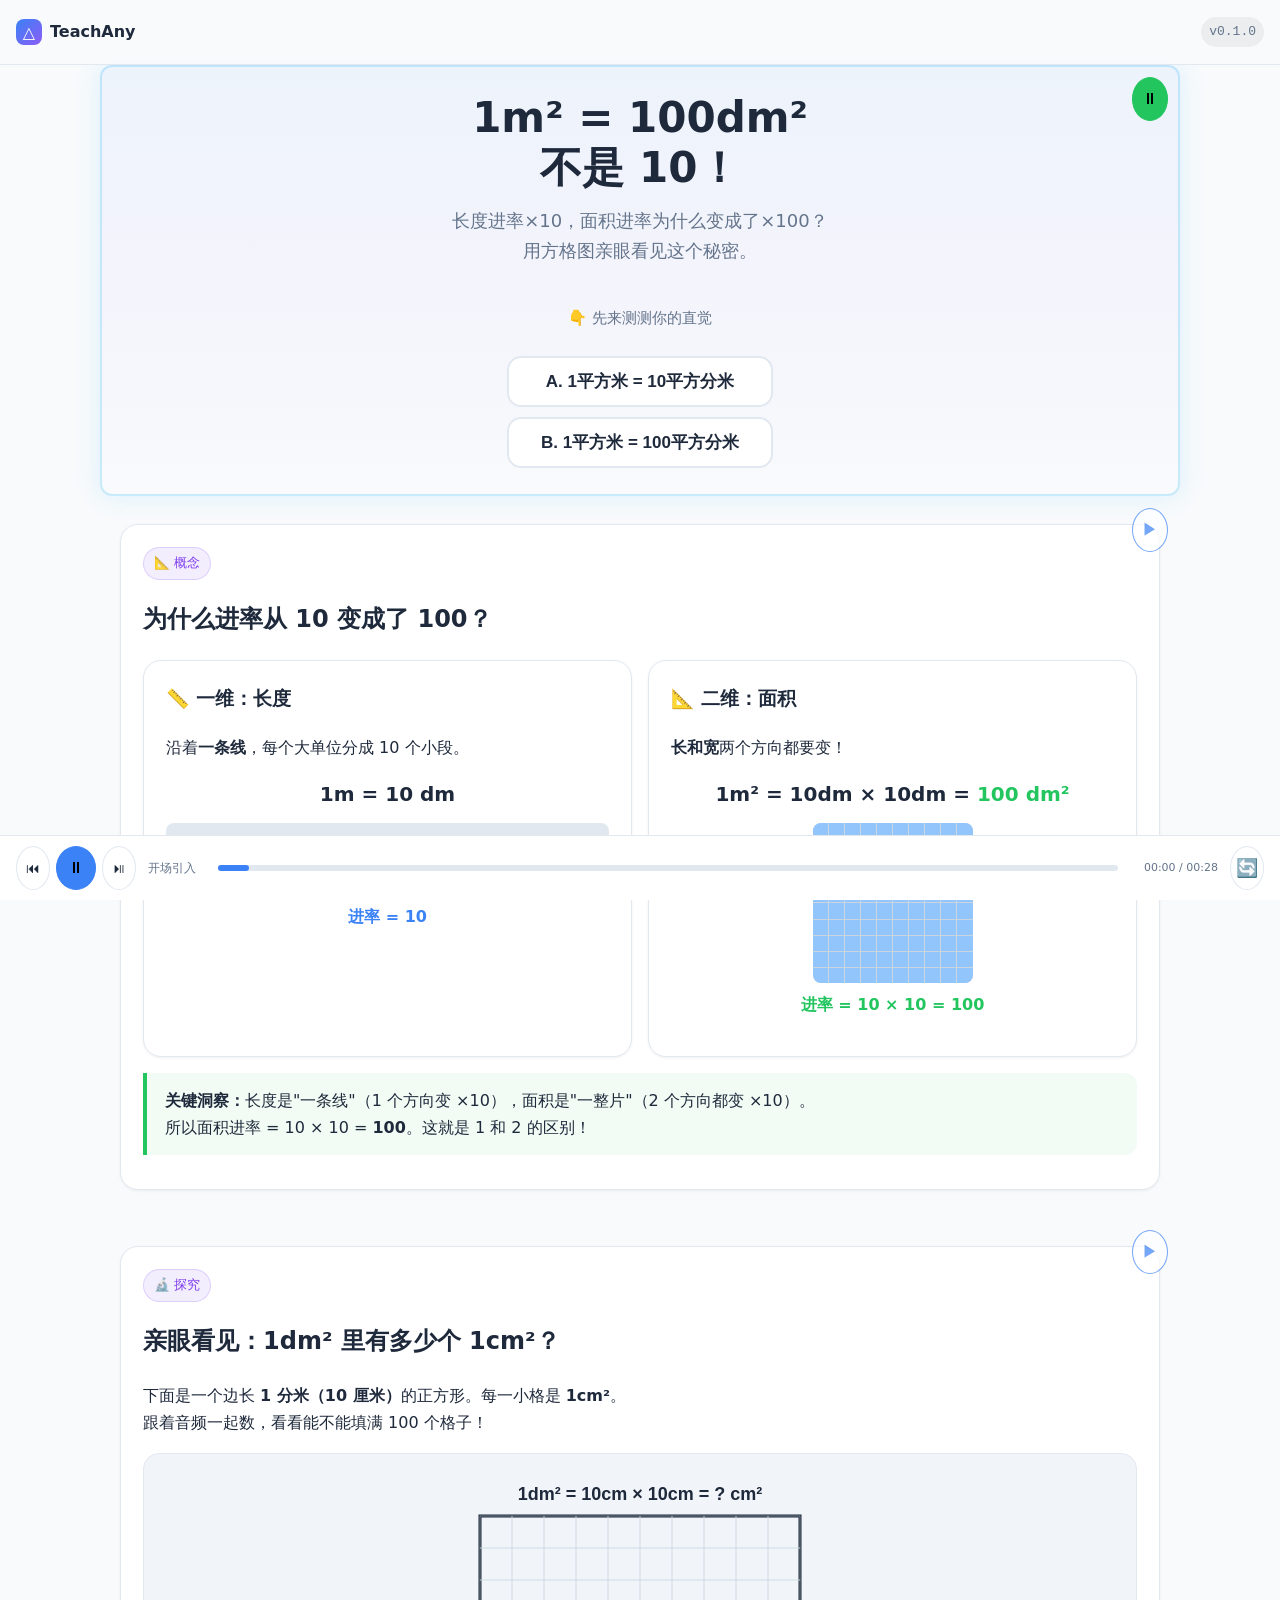
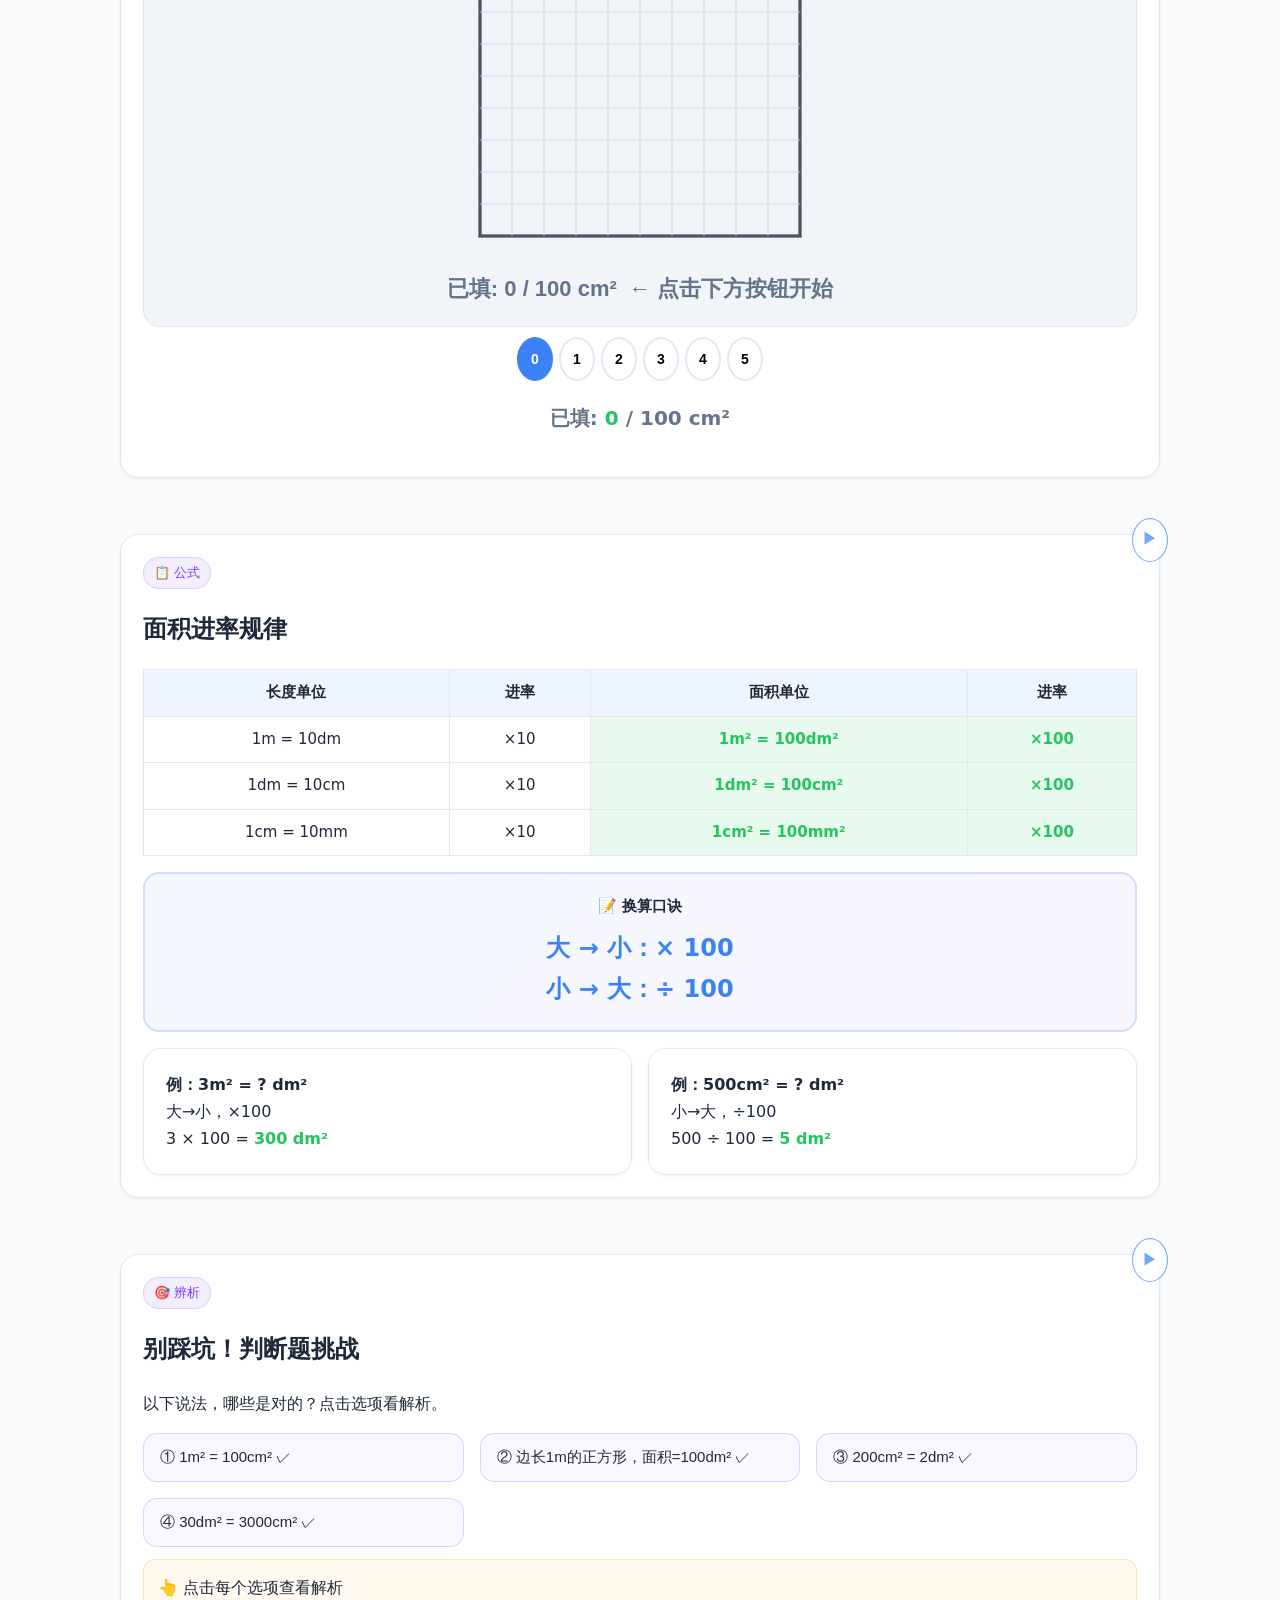
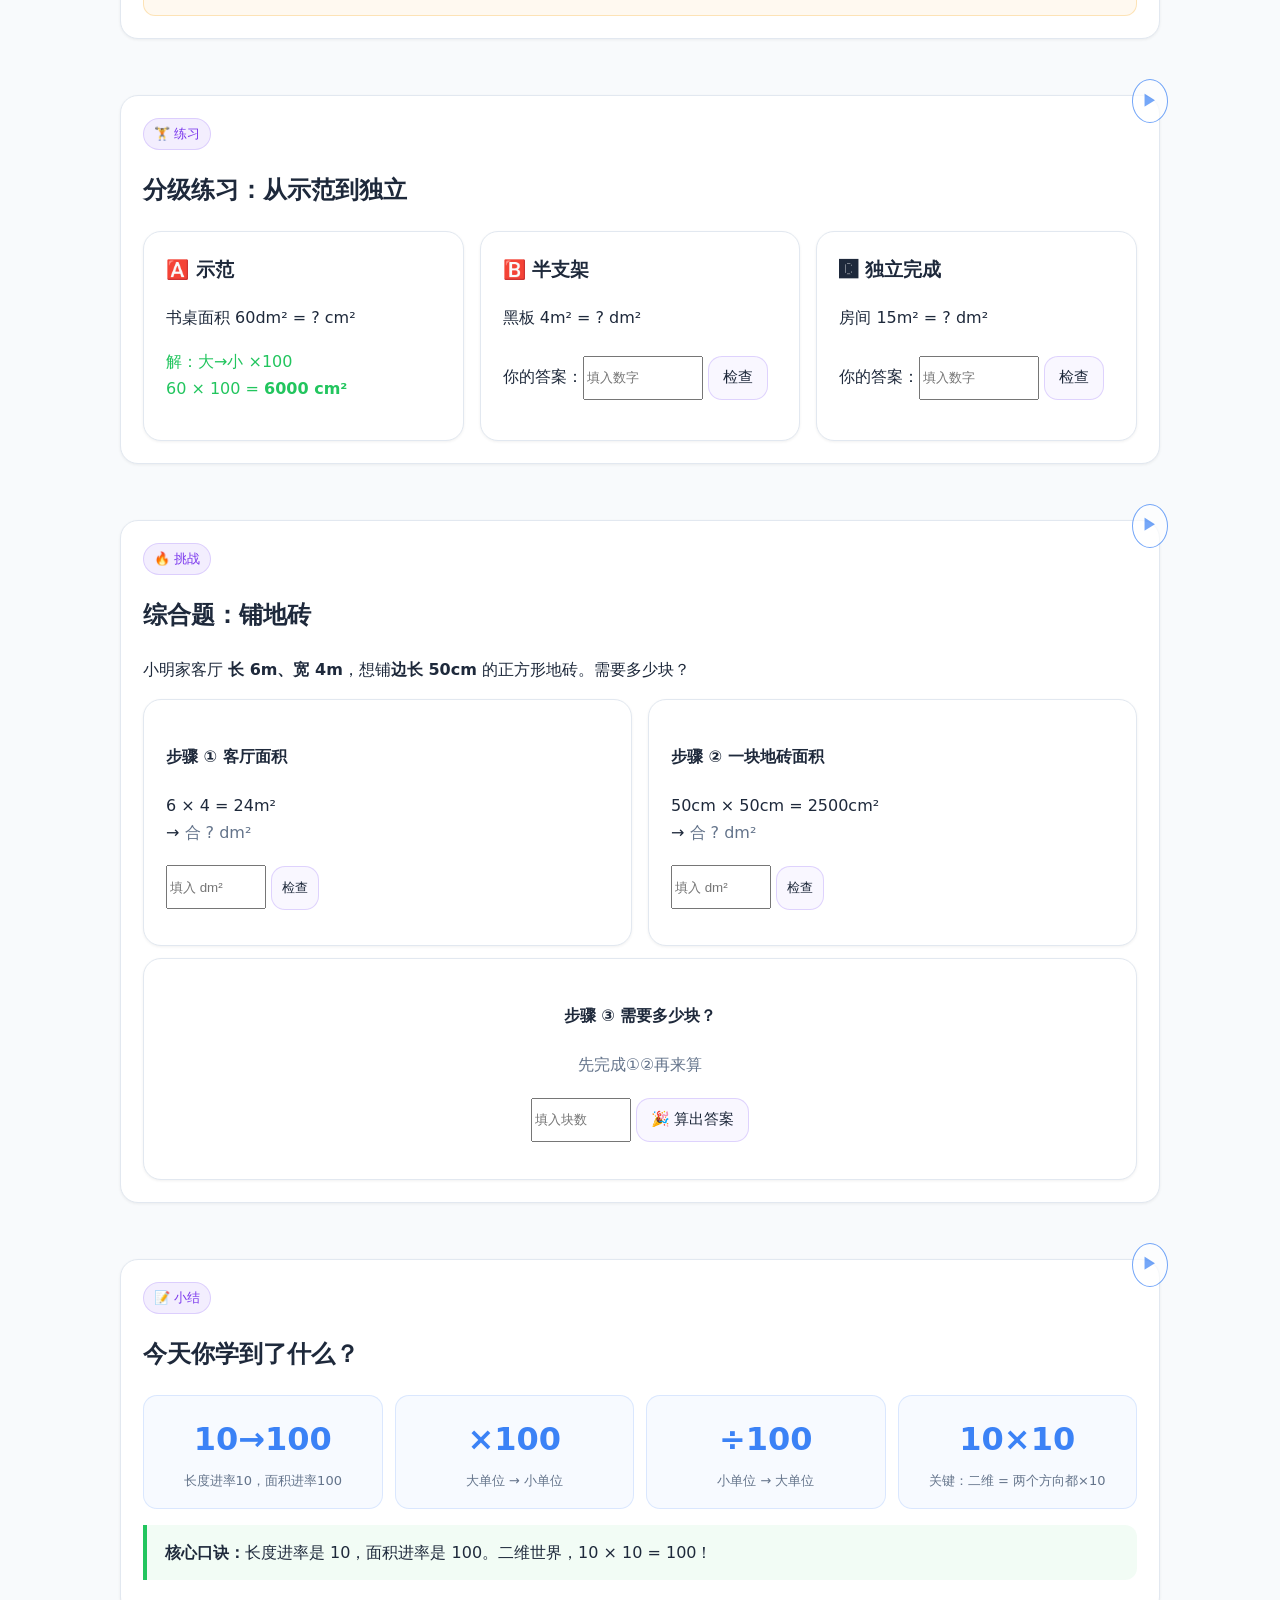
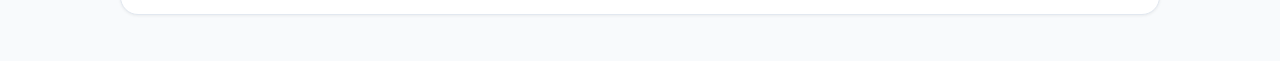
<file: 面积单位进率/index.html>
<!doctype html>
<html lang="zh-CN">
<head>
<meta charset="utf-8">
<meta name="viewport" content="width=device-width, initial-scale=1.0, viewport-fit=cover">
<title>面积单位进率 — 为什么是100不是10？</title>
<meta name="description" content="长度进率×10，面积进率×100。用方格图亲眼看见 1dm² = 100cm² 的秘密！">

<meta name="course-id" content="面积单位进率">
<meta name="course-title" content="面积单位进率">
<meta name="course-subject" content="math">
<meta name="course-grade" content="elementary-3">
<meta name="course-prereqs" content="array-to-area,perimeter-rectangle-square">
<meta name="course-next" content="">
<meta name="course-version" content="0.1.0">
<meta name="teachany-version" content="7.14.0">
<meta name="teachany-node" content="math-elementary-measurement-area-unit">
<meta name="teachany-subject" content="math">
<meta name="teachany-grade" content="3">
<meta name="teachany-stage" content="elementary">
<meta name="teachany-domain" content="geometry">
<meta name="teachany-prerequisites" content="array-to-area,perimeter-rectangle-square">
<meta name="teachany-lesson-type" content="inquiry-project">
<meta name="teachany-free-mode" content="true">

<link rel="stylesheet" href="../scripts/ai-tutor.css">
<link rel="stylesheet" href="../scripts/teachany-tutor-card.css">
<link rel="stylesheet" href="../scripts/teachany-section-hints.css">
<link rel="stylesheet" href="../scripts/teachany-knowledge-graph.css">
<link rel="stylesheet" href="../scripts/teachany-tts-narrator.css">

<style>
:root {
  --bg: #f8fafc;
  --panel: #ffffff;
  --card: #ffffff;
  --line: #e2e8f0;
  --text: #1e293b;
  --muted: #64748b;
  --brand: #3b82f6;
  --accent: #8b5cf6;
  --ok: #22c55e;
  --warn: #f59e0b;
  --danger: #ef4444;
  --safe-top: env(safe-area-inset-top);
  --safe-bottom: env(safe-area-inset-bottom);
}
* { box-sizing: border-box; }
html, body { margin: 0; max-width: 100%; overflow-x: hidden; scroll-behavior: smooth; }
body {
  padding-top: var(--safe-top);
  padding-bottom: calc(18px + var(--safe-bottom));
  background: var(--bg);
  color: var(--text);
  font-family: -apple-system, BlinkMacSystemFont, "PingFang SC", "Source Han Sans SC", system-ui, sans-serif;
  line-height: 1.7;
  font-size: 16px;
}
a { color: var(--brand); }
button, a, input, select, textarea { min-height: 44px; }
img, video, canvas, svg { max-width: 100%; height: auto; }
.teachany-brand-bar {
  position: sticky; top: 0; z-index: 50;
  display: flex; align-items: center; justify-content: space-between; gap: 12px;
  padding: 10px 16px;
  background: rgba(248,250,252,.94);
  backdrop-filter: blur(10px);
  border-bottom: 1px solid var(--line);
}
.brand-logo { display: flex; align-items: center; gap: 8px; color: var(--text); text-decoration: none; font-weight: 800; }
.brand-mark { display: inline-grid; place-items: center; width: 26px; height: 26px; border-radius: 8px; background: linear-gradient(135deg, var(--brand), var(--accent)); color: #fff; font-weight: 900; }
.brand-right { display: flex; align-items: center; gap: 12px; font-size: 13px; }
.brand-link { text-decoration: none; }
.brand-version { color: var(--muted); font-family: ui-monospace, SFMono-Regular, Menlo, monospace; background: rgba(0,0,0,.05); padding: 4px 8px; border-radius: 999px; }
.hero {
  padding: 56px 20px 32px; text-align: center;
  background: linear-gradient(180deg, rgba(59,130,246,.06) 0%, rgba(139,92,246,.04) 50%, transparent 100%);
}
h1 { font-size: clamp(26px, 5vw, 42px); line-height: 1.2; margin: 0 auto 12px; max-width: 960px; }
.subtitle { color: var(--muted); font-size: clamp(15px, 2.6vw, 18px); max-width: 860px; margin: 0 auto; }
.hero-quiz { display: inline-flex; flex-direction: column; gap: 10px; margin-top: 24px; }
.hero-btn { font-size: 17px; padding: 12px 32px; border-radius: 14px; border: 2px solid var(--line); background: var(--card); color: var(--text); cursor: pointer; font-weight: 600; transition: all .2s; }
.hero-btn:hover { border-color: var(--brand); background: #eff6ff; }
.hero-btn.reveal { border-color: var(--ok); background: #f0fdf4; }
.hero-btn.wrong { border-color: var(--danger); background: #fef2f2; }
.hero-reveal { margin-top: 12px; font-size: 26px; font-weight: 900; }
.section { max-width: 1080px; margin: 0 auto; padding: 28px 20px; }
.card { background: var(--card); border: 1px solid var(--line); border-radius: 18px; padding: 22px; box-shadow: 0 1px 3px rgba(0,0,0,.06); }
.grid { display: grid; grid-template-columns: repeat(auto-fit, minmax(240px, 1fr)); gap: 16px; }
.grid-2 { display: grid; grid-template-columns: 1fr 1fr; gap: 16px; }
@media (max-width: 600px) { .grid-2 { grid-template-columns: 1fr; } }
.choice { width: 100%; text-align: left; border: 1px solid rgba(139,92,246,.24); border-radius: 14px; background: rgba(139,92,246,.05); color: var(--text); padding: 14px 16px; cursor: pointer; font-size: 15px; }
.choice.selected { border-color: var(--accent); box-shadow: 0 0 0 3px rgba(139,92,246,.15); background: rgba(139,92,246,.1); }
.choice.correct { border-color: var(--ok); background: rgba(34,197,94,.08); }
.choice.wrong { border-color: var(--danger); background: rgba(239,68,68,.08); }
.phase-tag { display: inline-flex; align-items: center; gap: 6px; color: #7c3aed; background: rgba(139,92,246,.1); border: 1px solid rgba(139,92,246,.22); border-radius: 999px; padding: 4px 10px; font-size: 13px; }
.result { padding: 14px; border-radius: 12px; background: rgba(34,197,94,.06); border: 1px solid rgba(34,197,94,.22); }
.warn { background: rgba(245,158,11,.06); border-color: rgba(245,158,11,.25); }
.canvas-wrap { overflow: auto; background: #f1f5f9; border: 1px solid var(--line); border-radius: 16px; padding: 12px; text-align: center; }
.comparison-table { width: 100%; border-collapse: collapse; margin: 16px 0; font-size: 15px; }
.comparison-table th { background: rgba(59,130,246,.08); padding: 10px 14px; text-align: center; border: 1px solid var(--line); font-weight: 700; }
.comparison-table td { padding: 10px 14px; text-align: center; border: 1px solid var(--line); }
.comparison-table .highlight { background: rgba(34,197,94,.1); font-weight: 700; color: var(--ok); }
.formula-box { background: linear-gradient(135deg, rgba(59,130,246,.06), rgba(139,92,246,.06)); border: 2px solid rgba(59,130,246,.2); border-radius: 16px; padding: 20px; text-align: center; margin: 16px 0; }
.formula-box big { font-size: 24px; font-weight: 900; color: var(--brand); }
.insight { background: rgba(34,197,94,.06); border-left: 4px solid var(--ok); padding: 14px 18px; border-radius: 0 12px 12px 0; margin: 12px 0; }
.slider-group { display: flex; align-items: center; gap: 10px; margin: 8px 0; }
.slider-group label { font-size: 13px; color: var(--muted); min-width: 50px; }
.slider-group input[type=range] { flex: 1; accent-color: var(--brand); }
.slider-group span { font-weight: 700; color: var(--brand); min-width: 28px; text-align: center; font-size: 18px; }
.step-bar { display: flex; justify-content: center; gap: 6px; margin: 10px 0; }
.step-bar button { width: 36px; height: 36px; border-radius: 50%; border: 2px solid var(--line); background: var(--card); cursor: pointer; font-size: 14px; font-weight: 700; transition: all .2s; }
.step-bar button.active { border-color: var(--brand); background: var(--brand); color: #fff; }
.step-bar button.played { border-color: rgba(34,197,94,.5); background: rgba(34,197,94,.15); }
.summary-grid { display: grid; grid-template-columns: repeat(auto-fit, minmax(200px, 1fr)); gap: 12px; }
.summary-item { background: rgba(59,130,246,.04); border: 1px solid rgba(59,130,246,.15); border-radius: 14px; padding: 16px; text-align: center; }
.summary-item .num { font-size: 32px; font-weight: 900; color: var(--brand); }
.summary-item .label { font-size: 13px; color: var(--muted); margin-top: 4px; }
</style>
</head>
<body>

<div class="teachany-course">

<!-- TTS 播放列表 -->
<script type="application/json" data-teachany-audio-playlist>
[
  {"id":"s01-hero","src":"tts/s01-hero.mp3","label":"开场引入","target":"hero"},
  {"id":"s02-concept","src":"tts/s02-concept.mp3","label":"核心概念","target":"concept"},
  {"id":"s03-discovery","src":"tts/s03-discovery.mp3","label":"探究实验","target":"discovery","syncConfig":{"type":"canvas-step","canvasId":"canvas-grid","totalSteps":5}},
  {"id":"s04-formula","src":"tts/s04-formula.mp3","label":"进率公式","target":"formula"},
  {"id":"s05-concepTest","src":"tts/s05-concepTest.mp3","label":"概念辨析","target":"concepTest"},
  {"id":"s06-practice","src":"tts/s06-practice.mp3","label":"分级练习","target":"practice"},
  {"id":"s07-synthesis","src":"tts/s07-synthesis.mp3","label":"综合挑战","target":"synthesis"},
  {"id":"s08-summary","src":"tts/s08-summary.mp3","label":"课堂小结","target":"summary"}
]
</script>

<!-- ====== 品牌栏 ====== -->
<div class="teachany-brand-bar">
  <a class="brand-logo" href="../../"><span class="brand-mark">△</span> TeachAny</a>
  <div class="brand-right">
    <span class="brand-version">v0.1.0</span>
  </div>
</div>

<!-- ====== s01: Hero ====== -->
<section id="hero" class="section hero" data-tts="s01-hero" data-tsh="开场引入">
  <h1>1m² = 100dm²<br>不是 10！</h1>
  <p class="subtitle">长度进率×10，面积进率为什么变成了×100？<br>用方格图亲眼看见这个秘密。</p>
  <div class="hero-quiz">
    <p style="color:var(--muted);font-size:15px;">👇 先来测测你的直觉</p>
    <button class="hero-btn" id="hero-btn-10" onclick="heroAnswer(10, this)">A. 1平方米 = 10平方分米</button>
    <button class="hero-btn" id="hero-btn-100" onclick="heroAnswer(100, this)">B. 1平方米 = 100平方分米</button>
    <p class="hero-reveal" id="hero-feedback" style="display:none;"></p>
  </div>
</section>

<!-- ====== s02: 核心概念 — 长度 vs 面积 ====== -->
<section id="concept" class="section" data-tts="s02-concept" data-tsh="核心概念">
  <div class="card">
    <span class="phase-tag">📐 概念</span>
    <h2>为什么进率从 10 变成了 100？</h2>
    <div class="grid-2">
      <div class="card">
        <h3 style="margin-top:0;">📏 一维：长度</h3>
        <p>沿着<strong>一条线</strong>，每个大单位分成 10 个小段。</p>
        <div style="text-align:center;font-size:20px;margin:12px 0;font-weight:700;">
          1m = 10 dm
        </div>
        <div style="background:#e2e8f0;border-radius:8px;height:64px;display:flex;align-items:center;justify-content:space-evenly;padding:0 4px;font-size:12px;color:var(--muted);">
          <span style="background:var(--brand);color:#fff;border-radius:4px;padding:2px 6px;">1dm</span>
          <span style="background:var(--brand);color:#fff;border-radius:4px;padding:2px 6px;">1dm</span>
          <span style="background:var(--brand);color:#fff;border-radius:4px;padding:2px 6px;">1dm</span>
          <span style="background:var(--brand);color:#fff;border-radius:4px;padding:2px 6px;">1dm</span>
          <span style="background:var(--brand);color:#fff;border-radius:4px;padding:2px 6px;">1dm</span>
          <span style="background:var(--brand);color:#fff;border-radius:4px;padding:2px 6px;">1dm</span>
          <span style="background:var(--brand);color:#fff;border-radius:4px;padding:2px 6px;">1dm</span>
          <span style="background:var(--brand);color:#fff;border-radius:4px;padding:2px 6px;">1dm</span>
          <span style="background:var(--brand);color:#fff;border-radius:4px;padding:2px 6px;">1dm</span>
          <span style="background:var(--brand);color:#fff;border-radius:4px;padding:2px 6px;">1dm</span>
        </div>
        <p style="text-align:center;color:var(--brand);font-weight:700;">进率 = 10</p>
      </div>
      <div class="card">
        <h3 style="margin-top:0;">📐 二维：面积</h3>
        <p><strong>长和宽</strong>两个方向都要变！</p>
        <div style="text-align:center;font-size:20px;margin:12px 0;font-weight:700;">
          1m² = 10dm × 10dm = <span style="color:var(--ok);">100 dm²</span>
        </div>
        <div style="display:grid;grid-template-columns:repeat(10,1fr);gap:1px;background:#cbd5e1;border-radius:8px;overflow:hidden;width:160px;height:160px;margin:0 auto;">
        <script>for(var r=0;r<100;r++) document.write('<div style="background:#93c5fd;aspect-ratio:1;"></div>');</script>
        </div>
        <p style="text-align:center;color:var(--ok);font-weight:700;margin-top:8px;">进率 = 10 × 10 = 100</p>
      </div>
    </div>
    <div class="insight" style="margin-top:16px;">
      <strong>关键洞察：</strong>长度是"一条线"（1 个方向变 ×10），面积是"一整片"（2 个方向都变 ×10）。<br>
      所以面积进率 = 10 × 10 = <strong>100</strong>。这就是 1 和 2 的区别！
    </div>
  </div>
</section>

<!-- ====== s03: 探究实验 — Canvas 方格填色 ====== -->
<section id="discovery" class="section" data-tts="s03-discovery" data-tsh="探究实验">
  <div class="card">
    <span class="phase-tag">🔬 探究</span>
    <h2>亲眼看见：1dm² 里有多少个 1cm²？</h2>
    <p>下面是一个边长 <strong>1 分米（10 厘米）</strong>的正方形。每一小格是 <strong>1cm²</strong>。<br>跟着音频一起数，看看能不能填满 100 个格子！</p>
    <div class="canvas-wrap" id="discovery-canvas-wrap">
      <canvas id="canvas-grid" width="400" height="440"></canvas>
    </div>
    <div class="step-bar" id="step-btns">
      <button onclick="canvasGridSetStep(0)" class="active" id="step-btn-0">0</button>
      <button onclick="canvasGridSetStep(1)" id="step-btn-1">1</button>
      <button onclick="canvasGridSetStep(2)" id="step-btn-2">2</button>
      <button onclick="canvasGridSetStep(3)" id="step-btn-3">3</button>
      <button onclick="canvasGridSetStep(4)" id="step-btn-4">4</button>
      <button onclick="canvasGridSetStep(5)" id="step-btn-5">5</button>
    </div>
    <p id="grid-count" style="text-align:center;font-size:20px;font-weight:700;color:var(--muted);">已填: <span style="color:var(--ok);">0</span> / 100 cm²</p>
  </div>
</section>

<!-- ====== s04: 进率公式 ====== -->
<section id="formula" class="section" data-tts="s04-formula" data-tsh="进率公式">
  <div class="card">
    <span class="phase-tag">📋 公式</span>
    <h2>面积进率规律</h2>
    <table class="comparison-table">
      <tr><th>长度单位</th><th>进率</th><th>面积单位</th><th>进率</th></tr>
      <tr><td>1m = 10dm</td><td>×10</td><td class="highlight">1m² = 100dm²</td><td class="highlight">×100</td></tr>
      <tr><td>1dm = 10cm</td><td>×10</td><td class="highlight">1dm² = 100cm²</td><td class="highlight">×100</td></tr>
      <tr><td>1cm = 10mm</td><td>×10</td><td class="highlight">1cm² = 100mm²</td><td class="highlight">×100</td></tr>
    </table>
    <div class="formula-box">
      <p style="font-size:15px;margin:0 0 8px;">📝 <strong>换算口诀</strong></p>
      <big>大 → 小：× 100</big><br>
      <big>小 → 大：÷ 100</big>
    </div>
    <div class="grid-2" style="margin-top:12px;">
      <div class="card">
        <strong>例：3m² = ? dm²</strong><br>
        大→小，×100<br>
        3 × 100 = <span style="color:var(--ok);font-weight:700;">300 dm²</span>
      </div>
      <div class="card">
        <strong>例：500cm² = ? dm²</strong><br>
        小→大，÷100<br>
        500 ÷ 100 = <span style="color:var(--ok);font-weight:700;">5 dm²</span>
      </div>
    </div>
  </div>
</section>

<!-- ====== s05: 概念辨析 ====== -->
<section id="concepTest" class="section" data-tts="s05-concepTest" data-tsh="概念辨析">
  <div class="card">
    <span class="phase-tag">🎯 辨析</span>
    <h2>别踩坑！判断题挑战</h2>
    <p>以下说法，哪些是对的？点击选项看解析。</p>
    <div class="grid">
      <button class="choice" onclick="conceptCheck(this,false,'错！1m = 100cm，所以 1m² = 100cm×100cm = 10000cm²。漏了一个零，差了100倍！')">① 1m² = 100cm² ✓</button>
      <button class="choice" onclick="conceptCheck(this,true,'对！边长1m=10dm，面积=10×10=100dm²。')">② 边长1m的正方形，面积=100dm² ✓</button>
      <button class="choice" onclick="conceptCheck(this,true,'对！200÷100=2。小变大除以100。')">③ 200cm² = 2dm² ✓</button>
      <button class="choice" onclick="conceptCheck(this,true,'对！30×100=3000。大变小乘以100。')">④ 30dm² = 3000cm² ✓</button>
    </div>
    <div class="result warn" id="concept-feedback" style="margin-top:12px;">👆 点击每个选项查看解析</div>
  </div>
</section>

<!-- ====== s06: 分级练习 ====== -->
<section id="practice" class="section" data-tts="s06-practice" data-tsh="分级练习">
  <div class="card">
    <span class="phase-tag">🏋️ 练习</span>
    <h2>分级练习：从示范到独立</h2>
    <div class="grid">
      <div class="card">
        <h3 style="margin-top:0;">🅰️ 示范</h3>
        <p>书桌面积 60dm² = ? cm²</p>
        <p style="color:var(--ok);">解：大→小 ×100<br>60 × 100 = <strong>6000 cm²</strong></p>
      </div>
      <div class="card">
        <h3 style="margin-top:0;">🅱️ 半支架</h3>
        <p>黑板 4m² = ? dm²</p>
        <label>你的答案：<input id="prac-half" placeholder="填入数字" style="width:120px;"></label>
        <button class="choice" style="width:auto;margin-top:8px;padding:6px 14px;" onclick="checkHalfPractice()">检查</button>
        <p id="prac-half-fb" style="margin-top:6px;font-size:14px;"></p>
      </div>
      <div class="card">
        <h3 style="margin-top:0;">🅲 独立完成</h3>
        <p>房间 15m² = ? dm²</p>
        <label>你的答案：<input id="prac-indep" placeholder="填入数字" style="width:120px;"></label>
        <button class="choice" style="width:auto;margin-top:8px;padding:6px 14px;" onclick="checkIndepPractice()">检查</button>
        <p id="prac-indep-fb" style="margin-top:6px;font-size:14px;"></p>
      </div>
    </div>
  </div>
</section>

<!-- ====== s07: 综合挑战 ====== -->
<section id="synthesis" class="section" data-tts="s07-synthesis" data-tsh="综合挑战">
  <div class="card">
    <span class="phase-tag">🔥 挑战</span>
    <h2>综合题：铺地砖</h2>
    <p>小明家客厅 <strong>长 6m、宽 4m</strong>，想铺<strong>边长 50cm</strong> 的正方形地砖。需要多少块？</p>
    <div class="grid-2">
      <div class="card">
        <h4>步骤 ① 客厅面积</h4>
        <p>6 × 4 = 24m²<br>→ <span id="step1-check" style="color:var(--muted);">合 ? dm²</span></p>
        <input id="synth-step1" placeholder="填入 dm²" style="width:100px;">
        <button class="choice" style="width:auto;margin-top:4px;padding:4px 10px;font-size:13px;" onclick="checkSynthStep1()">检查</button>
        <p id="synth-fb1" style="font-size:13px;"></p>
      </div>
      <div class="card">
        <h4>步骤 ② 一块地砖面积</h4>
        <p>50cm × 50cm = 2500cm²<br>→ <span id="step2-check" style="color:var(--muted);">合 ? dm²</span></p>
        <input id="synth-step2" placeholder="填入 dm²" style="width:100px;">
        <button class="choice" style="width:auto;margin-top:4px;padding:4px 10px;font-size:13px;" onclick="checkSynthStep2()">检查</button>
        <p id="synth-fb2" style="font-size:13px;"></p>
      </div>
    </div>
    <div class="card" style="margin-top:12px;text-align:center;">
      <h4>步骤 ③ 需要多少块？</h4>
      <p id="synth-step3-prompt" style="color:var(--muted);">先完成①②再来算</p>
      <input id="synth-step3" placeholder="填入块数" style="width:100px;">
      <button class="choice" style="width:auto;margin-top:4px;padding:6px 14px;" onclick="checkSynthStep3()">🎉 算出答案</button>
      <p id="synth-fb3" style="font-size:15px;font-weight:700;"></p>
    </div>
  </div>
</section>

<!-- ====== s08: 课堂小结 ====== -->
<section id="summary" class="section" data-tts="s08-summary" data-tsh="课堂小结">
  <div class="card">
    <span class="phase-tag">📝 小结</span>
    <h2>今天你学到了什么？</h2>
    <div class="summary-grid">
      <div class="summary-item">
        <div class="num">10→100</div>
        <div class="label">长度进率10，面积进率100</div>
      </div>
      <div class="summary-item">
        <div class="num">×100</div>
        <div class="label">大单位 → 小单位</div>
      </div>
      <div class="summary-item">
        <div class="num">÷100</div>
        <div class="label">小单位 → 大单位</div>
      </div>
      <div class="summary-item">
        <div class="num">10×10</div>
        <div class="label">关键：二维 = 两个方向都×10</div>
      </div>
    </div>
    <div class="insight" style="margin-top:16px;">
      <strong>核心口诀：</strong>长度进率是 10，面积进率是 100。二维世界，10 × 10 = 100！
    </div>
  </div>
</section>

</div><!-- /.teachany-course -->

<!-- ====== Canvas 脚本 ====== -->
<script>
(function() {
  var canvas = document.getElementById('canvas-grid');
  var ctx = canvas.getContext('2d');
  var W = canvas.width, H = canvas.height;

  var COLS = 10, ROWS = 10;
  var cellSize = 32;
  var gridX = (W - COLS * cellSize) / 2;
  var gridY = 50;
  var currentStep = 0;
  var synthStep1Ok = false, synthStep2Ok = false;

  function drawGrid(filledCols) {
    ctx.clearRect(0, 0, W, H);

    // Title
    ctx.fillStyle = '#1e293b';
    ctx.font = 'bold 18px "PingFang SC", sans-serif';
    ctx.textAlign = 'center';
    ctx.fillText('1dm² = 10cm × 10cm = ? cm²', W/2, 34);

    // Grid border
    var totalW = COLS * cellSize, totalH = ROWS * cellSize;
    ctx.strokeStyle = '#1e293b';
    ctx.lineWidth = 3;
    ctx.strokeRect(gridX, gridY, totalW, totalH);

    // Cells
    for (var r = 0; r < ROWS; r++) {
      for (var c = 0; c < COLS; c++) {
        var x = gridX + c * cellSize, y = gridY + r * cellSize;
        if (c < filledCols) {
          // Filled cell
          var shade = 0.4 + (c / COLS) * 0.5;
          ctx.fillStyle = 'rgba(34,197,94,' + shade.toFixed(2) + ')';
          ctx.fillRect(x + 1, y + 1, cellSize - 2, cellSize - 2);
          ctx.fillStyle = '#fff';
          ctx.font = '9px sans-serif';
          ctx.textAlign = 'center';
          ctx.textBaseline = 'middle';
          ctx.fillText('1cm²', x + cellSize/2, y + cellSize/2);
        }
        // Grid line
        ctx.strokeStyle = '#cbd5e1';
        ctx.lineWidth = 0.5;
        ctx.strokeRect(x, y, cellSize, cellSize);
      }
    }

    // Count display
    var count = filledCols * ROWS;
    ctx.fillStyle = count >= 100 ? '#22c55e' : '#64748b';
    ctx.font = 'bold 22px "PingFang SC", sans-serif';
    ctx.textAlign = 'center';
    var countY = gridY + totalH + 60;
    if (count >= 100) {
      ctx.fillText('✅ ' + count + ' cm²  ——  1dm² = 100cm²！', W/2, countY);
    } else if (count === 0) {
      ctx.fillText('已填: 0 / 100 cm²  ← 点击下方按钮开始', W/2, countY);
    } else {
      ctx.fillText('已填: ' + count + ' / 100 cm²', W/2, countY);
    }

    // Legend
    ctx.fillStyle = '#64748b';
    ctx.font = '12px "PingFang SC", sans-serif';
    ctx.fillText('每个小格 = 1cm × 1cm = 1cm²', W/2, countY + 28);

    // Update HTML count
    var countEl = document.querySelector('#grid-count span');
    if (countEl) countEl.textContent = count;
  }

  // Step mapping: step 0=0 cols, step 1=2 cols, step 2=5 cols, step 3=8 cols, step 4=10 cols
  var stepCols = [0, 2, 5, 8, 10];

  window.canvasGridSetStep = function(n) {
    currentStep = n;
    var cols = stepCols[n] || 0;
    drawGrid(cols);
    // Update step buttons
    for (var i = 0; i <= 5; i++) {
      var btn = document.getElementById('step-btn-' + i);
      if (btn) {
        btn.className = (i === n) ? 'active' : (i < n) ? 'played' : '';
      }
    }
    // Notify sync on manual interaction
    if (typeof TeachAnySync !== 'undefined') {
      TeachAnySync.notifyManualInteraction('canvas-grid');
    }
  };

  // Initial draw
  drawGrid(0);

  // Register with TeachAnySync
  window.TeachAnySync.register('canvas-grid', {
    currentStep: 0,
    maxSteps: 5,
    setStep: function(n) {
      this.currentStep = n;
      var cols = stepCols[n] || 0;
      drawGrid(cols);
      // Update step buttons
      for (var i = 0; i <= 5; i++) {
        var btn = document.getElementById('step-btn-' + i);
        if (btn) {
          btn.className = (i === n) ? 'active' : (i < n) ? 'played' : '';
        }
      }
    },
    reset: function() {
      this.currentStep = 0;
      drawGrid(0);
    },
    getMaxSteps: function() {
      return 5;
    }
  });
})();
</script>

<!-- ====== 交互逻辑 ====== -->
<script>
// Hero quiz
function heroAnswer(val, btn) {
  var fb = document.getElementById('hero-feedback');
  var btn10 = document.getElementById('hero-btn-10');
  var btn100 = document.getElementById('hero-btn-100');
  btn10.className = 'hero-btn';
  btn100.className = 'hero-btn';
  if (val === 100) {
    btn.className = 'hero-btn reveal';
    fb.style.display = 'block';
    fb.style.color = 'var(--ok)';
    fb.textContent = '✅ 你答对了！1m² = 100dm²';
  } else {
    btn.className = 'hero-btn wrong';
    btn100.className = 'hero-btn reveal';
    fb.style.display = 'block';
    fb.style.color = 'var(--ok)';
    fb.textContent = '很多同学都选这个…但正确答案是 B：100！往下看就知道为什么';
  }
}

// Concept check
function conceptCheck(btn, correct, explanation) {
  var allBtns = document.querySelectorAll('#concepTest .choice');
  allBtns.forEach(function(b) {
    b.className = b.className.replace(/ correct| wrong/g, '');
  });
  btn.classList.add(correct ? 'correct' : 'wrong');
  document.getElementById('concept-feedback').textContent = explanation;
  document.getElementById('concept-feedback').className = correct ? 'result' : 'result warn';
}

// Practice checks
function checkHalfPractice() {
  var val = document.getElementById('prac-half').value.trim();
  var fb = document.getElementById('prac-half-fb');
  if (val === '400') {
    fb.innerHTML = '<span style="color:var(--ok);">✅ 正确！4×100=400 dm²</span>';
  } else {
    fb.innerHTML = '<span style="color:var(--danger);">❌ 再想想：大→小 ×100，4×100=？</span>';
  }
}

function checkIndepPractice() {
  var val = document.getElementById('prac-indep').value.trim();
  var fb = document.getElementById('prac-indep-fb');
  if (val === '1500') {
    fb.innerHTML = '<span style="color:var(--ok);">✅ 正确！15×100=1500 dm²</span>';
  } else {
    fb.innerHTML = '<span style="color:var(--danger);">❌ 再想想：大→小 ×100，15×100=？</span>';
  }
}

// Synthesis steps
function checkSynthStep1() {
  var val = document.getElementById('synth-step1').value.trim();
  var fb = document.getElementById('synth-fb1');
  if (val === '2400') {
    fb.innerHTML = '<span style="color:var(--ok);">✅ 24m² = 2400 dm²</span>';
    document.getElementById('step1-check').textContent = '= 2400 dm² ✓';
    document.getElementById('step1-check').style.color = 'var(--ok)';
    synthStep1Ok = true;
    checkSynthReady();
  } else {
    fb.innerHTML = '<span style="color:var(--danger);">❌ 24×100=2400，再试试</span>';
    synthStep1Ok = false;
  }
}

function checkSynthStep2() {
  var val = document.getElementById('synth-step2').value.trim();
  var fb = document.getElementById('synth-fb2');
  if (val === '25') {
    fb.innerHTML = '<span style="color:var(--ok);">✅ 2500cm² = 25 dm²</span>';
    document.getElementById('step2-check').textContent = '= 25 dm² ✓';
    document.getElementById('step2-check').style.color = 'var(--ok)';
    synthStep2Ok = true;
    checkSynthReady();
  } else {
    fb.innerHTML = '<span style="color:var(--danger);">❌ 2500÷100=25，再试试</span>';
    synthStep2Ok = false;
  }
}

function checkSynthReady() {
  if (synthStep1Ok && synthStep2Ok) {
    document.getElementById('synth-step3-prompt').textContent = '2400 dm² ÷ 25 dm² = ? 块';
    document.getElementById('synth-step3-prompt').style.color = 'var(--text)';
  }
}

function checkSynthStep3() {
  var fb = document.getElementById('synth-fb3');
  if (!synthStep1Ok || !synthStep2Ok) {
    fb.innerHTML = '<span style="color:var(--warn);">⚠️ 请先完成步骤①②</span>';
    return;
  }
  var val = document.getElementById('synth-step3').value.trim();
  if (val === '96') {
    fb.innerHTML = '<span style="color:var(--ok);font-size:20px;">🎉 太棒了！2400÷25=96 块。全部正确！</span>';
  } else {
    fb.innerHTML = '<span style="color:var(--danger);">❌ 2400÷25=96，再试试</span>';
  }
}
</script>

<!-- TTS 系统 -->
<script src="../scripts/teachany-tts-narrator.js"></script>
<script>
document.addEventListener('DOMContentLoaded', function() {
  if (typeof window.TeachAnyTTS !== 'undefined') {
    window.TeachAnyTTS.init({
      container: '.teachany-course',
      scrollOffset: 68
    });
  }
});
</script>

</body>
</html>
</file>
<file: scripts/ai-tutor.css>
/* TeachAny AI Tutor - Minimal Stub */
</file>
<file: scripts/teachany-tutor-card.css>
/* TeachAny AI Tutor Card - Minimal Stub */
</file>
<file: scripts/teachany-section-hints.css>
/* TeachAny Section Hints - Minimal Stub */
</file>
<file: scripts/teachany-knowledge-graph.css>
/* TeachAny Knowledge Graph - Minimal Stub */
</file>
<file: scripts/teachany-tts-narrator.css>
/* ── TeachAny TTS Narrator v2.0 Styles ── */

/* Section 播放按钮 */
.teachany-narrator-section { position: relative; }

.teachany-narrator-btn {
  position: absolute;
  right: 12px;
  top: 12px;
  width: 36px;
  height: 36px;
  border-radius: 50%;
  border: 1.5px solid var(--brand, #38bdf8);
  background: var(--panel, #101d32);
  color: var(--brand, #38bdf8);
  font-size: 16px;
  cursor: pointer;
  display: flex;
  align-items: center;
  justify-content: center;
  transition: all .2s;
  z-index: 10;
  opacity: .7;
}
.teachany-narrator-btn:hover {
  opacity: 1;
  background: var(--brand, #38bdf8);
  color: #000;
  transform: scale(1.1);
}
.teachany-narrator-btn.playing {
  background: var(--ok, #22c55e);
  border-color: var(--ok, #22c55e);
  color: #000;
  opacity: 1;
  animation: narr-btn-pulse .8s infinite;
}
@keyframes narr-btn-pulse {
  0%, 100% { box-shadow: 0 0 0 0 rgba(34,197,94,.4); }
  50%      { box-shadow: 0 0 0 8px rgba(34,197,94,0); }
}

/* Section 正在讲解时的发光边框 */
.teachany-section-active {
  box-shadow: 0 0 0 3px var(--brand, #38bdf8), 0 0 24px rgba(56,189,248,.2);
  border-radius: 12px;
  transition: box-shadow .4s ease;
  --section-glow: 1;
}

/* ── 底部播放条 ── */
.teachany-audio-bar {
  position: fixed;
  bottom: 0;
  left: 0;
  right: 0;
  background: var(--panel, #101d32);
  border-top: 1px solid var(--line, #25415f);
  padding: 10px 16px;
  padding-bottom: max(10px, env(safe-area-inset-bottom));
  z-index: 9998;
  display: flex;
  align-items: center;
  gap: 12px;
  font-family: system-ui, -apple-system, sans-serif;
  transition: transform .35s cubic-bezier(.4,0,.2,1);
  transform: translateY(100%);
  user-select: none;
  -webkit-user-select: none;
}
.teachany-audio-bar.visible {
  transform: translateY(0);
}

/* 三栏布局 */
.ta-bar-left,
.ta-bar-right {
  display: flex;
  align-items: center;
  gap: 6px;
  flex-shrink: 0;
}
.ta-bar-center {
  flex: 1;
  display: flex;
  align-items: center;
  gap: 10px;
  min-width: 0;
}

/* 按钮 */
.teachany-audio-bar .ta-bar-btn {
  width: 34px;
  height: 34px;
  border-radius: 50%;
  border: 1px solid var(--line, #25415f);
  background: var(--card, #14233a);
  color: var(--text, #eef6ff);
  font-size: 14px;
  cursor: pointer;
  display: flex;
  align-items: center;
  justify-content: center;
  flex-shrink: 0;
  transition: all .2s;
}
.teachany-audio-bar .ta-bar-btn:hover {
  background: var(--brand, #38bdf8);
  color: #000;
  border-color: var(--brand, #38bdf8);
}
.teachany-audio-bar .ta-bar-play {
  width: 40px;
  height: 40px;
  font-size: 16px;
  background: var(--brand, #38bdf8);
  color: #000;
  border-color: var(--brand, #38bdf8);
}
.teachany-audio-bar .ta-bar-play:hover {
  background: var(--ok, #22c55e);
  border-color: var(--ok, #22c55e);
  transform: scale(1.08);
}
.ta-bar-mode {
  font-size: 18px !important;
}

/* 标签 */
.teachany-audio-bar .ta-bar-label {
  font-size: 12px;
  color: var(--muted, #9fb4cc);
  white-space: nowrap;
  overflow: hidden;
  text-overflow: ellipsis;
  min-width: 60px;
  max-width: 150px;
  flex-shrink: 0;
}

/* 进度条 */
.teachany-audio-bar .ta-bar-progress {
  flex: 1;
  height: 6px;
  background: var(--line, #25415f);
  border-radius: 3px;
  overflow: visible;
  position: relative;
  cursor: pointer;
  min-width: 60px;
}
.teachany-audio-bar .ta-bar-progress-fill {
  height: 100%;
  background: var(--brand, #38bdf8);
  border-radius: 3px;
  transition: width .1s linear;
  width: 0%;
}
.teachany-audio-bar .ta-bar-progress-thumb {
  position: absolute;
  top: 50%;
  width: 14px;
  height: 14px;
  background: #fff;
  border: 2px solid var(--brand, #38bdf8);
  border-radius: 50%;
  transform: translate(-50%, -50%);
  left: 0%;
  transition: left .1s linear;
  opacity: 0;
  pointer-events: none;
}
.teachany-audio-bar .ta-bar-progress:hover .ta-bar-progress-thumb,
.teachany-audio-bar .ta-bar-progress:active .ta-bar-progress-thumb {
  opacity: 1;
}

/* 时间 */
.teachany-audio-bar .ta-bar-time {
  font-size: 11px;
  color: var(--muted, #9fb4cc);
  min-width: 90px;
  text-align: right;
  flex-shrink: 0;
  font-variant-numeric: tabular-nums;
}

/* ── 移动端适配 ── */
@media (max-width: 640px) {
  .teachany-audio-bar {
    padding: 8px 10px;
    padding-bottom: max(8px, env(safe-area-inset-bottom));
    gap: 8px;
  }
  .teachany-audio-bar .ta-bar-label {
    display: none;
  }
  .teachany-audio-bar .ta-bar-time {
    min-width: 72px;
    font-size: 10px;
  }
  .teachany-audio-bar .ta-bar-btn {
    width: 30px;
    height: 30px;
    font-size: 12px;
  }
  .teachany-audio-bar .ta-bar-play {
    width: 36px;
    height: 36px;
    font-size: 14px;
  }
  .teachany-narrator-btn {
    width: 30px;
    height: 30px;
    right: 8px;
    top: 8px;
    font-size: 14px;
  }
}

/* ── 音画同步状态 ── */

/* 同步断开时 section 右上角提示 */
.teachany-narrator-section[data-sync-broken="true"]::after {
  content: "手动模式";
  position: absolute;
  top: 6px;
  right: 50px;
  font-size: 10px;
  color: var(--muted, #9fb4cc);
  background: var(--panel, #101d32);
  padding: 2px 8px;
  border-radius: 10px;
  border: 1px solid var(--line, #25415f);
  opacity: 0.7;
  pointer-events: none;
  z-index: 5;
}

/* 同步 active 状态增强 */
.teachany-narrator-section.teachany-section-active {
  position: relative;
  box-shadow: 0 0 24px rgba(56, 189, 248, 0.15), inset 0 0 0 2px rgba(56, 189, 248, 0.25);
}

/* 同步断开时 section 弱化边框 */
.teachany-narrator-section[data-sync-broken="true"] {
  box-shadow: 0 0 12px rgba(245, 158, 11, 0.1), inset 0 0 0 1px rgba(245, 158, 11, 0.2);
}
</file>
<file: scripts/teachany-audio-player.css>
/* TeachAny Audio Player Bar Styles */
.teachany-audio-bar {
  position: fixed;
  bottom: 0;
  left: 0;
  right: 0;
  background: var(--panel, #101d32);
  border-top: 1px solid var(--line, #25415f);
  padding: 8px 16px;
  padding-bottom: max(8px, env(safe-area-inset-bottom));
  z-index: 9998;
  display: flex;
  align-items: center;
  gap: 12px;
  font-family: system-ui, sans-serif;
  transition: transform .3s;
  transform: translateY(100%);
}
.teachany-audio-bar.visible { transform: translateY(0); }
.teachany-audio-bar .ta-bar-label {
  font-size: 12px;
  color: var(--muted, #9fb4cc);
  white-space: nowrap;
  overflow: hidden;
  text-overflow: ellipsis;
  min-width: 80px;
  max-width: 200px;
}
.teachany-audio-bar .ta-bar-btn {
  width: 32px;
  height: 32px;
  border-radius: 50%;
  border: 1px solid var(--line, #25415f);
  background: var(--card, #14233a);
  color: var(--text, #eef6ff);
  font-size: 14px;
  cursor: pointer;
  display: flex;
  align-items: center;
  justify-content: center;
  flex-shrink: 0;
}
.teachany-audio-bar .ta-bar-btn:hover { background: var(--brand, #38bdf8); color: #000; }
.teachany-audio-bar .ta-bar-progress {
  flex: 1;
  height: 3px;
  background: var(--line, #25415f);
  border-radius: 2px;
  overflow: hidden;
}
.teachany-audio-bar .ta-bar-progress-fill {
  height: 100%;
  background: var(--brand, #38bdf8);
  border-radius: 2px;
  transition: width .3s linear;
  width: 0%;
}
.teachany-audio-bar .ta-bar-time {
  font-size: 11px;
  color: var(--muted, #9fb4cc);
  min-width: 60px;
  text-align: right;
}
</file>
